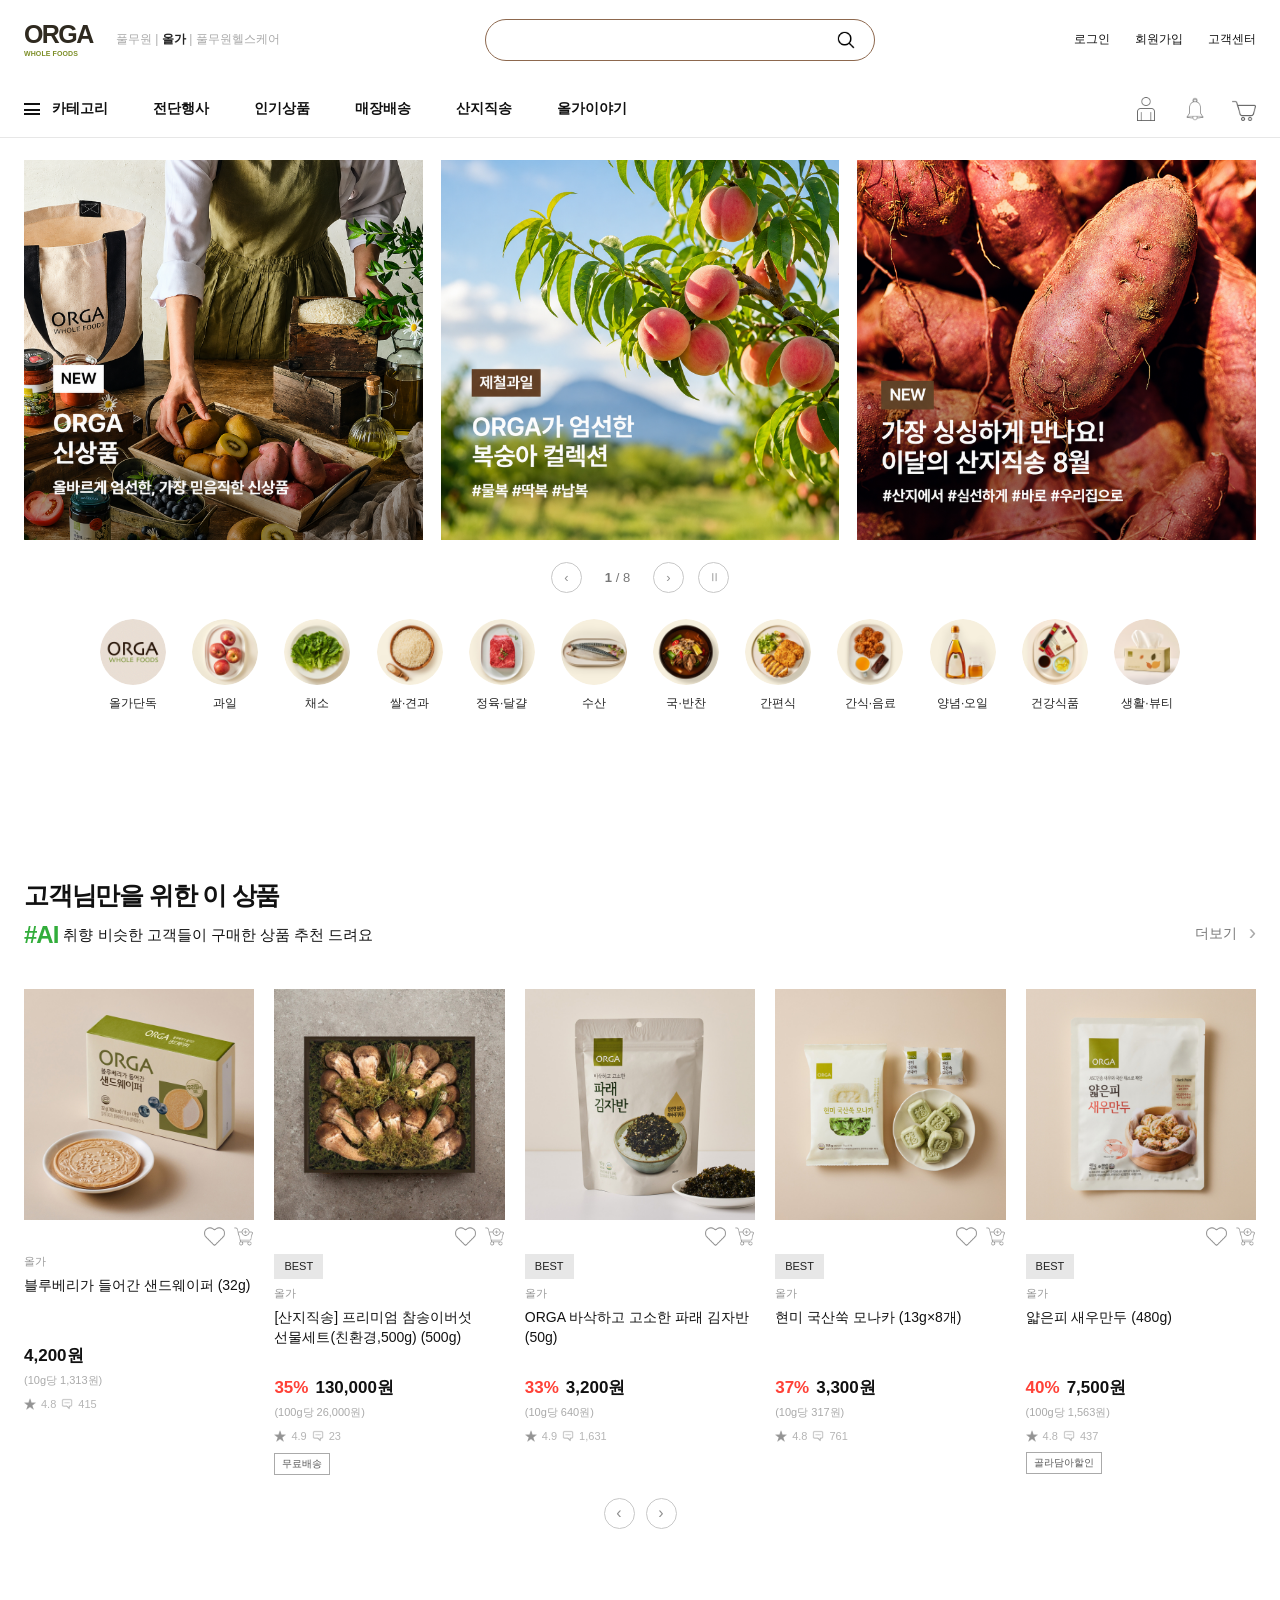
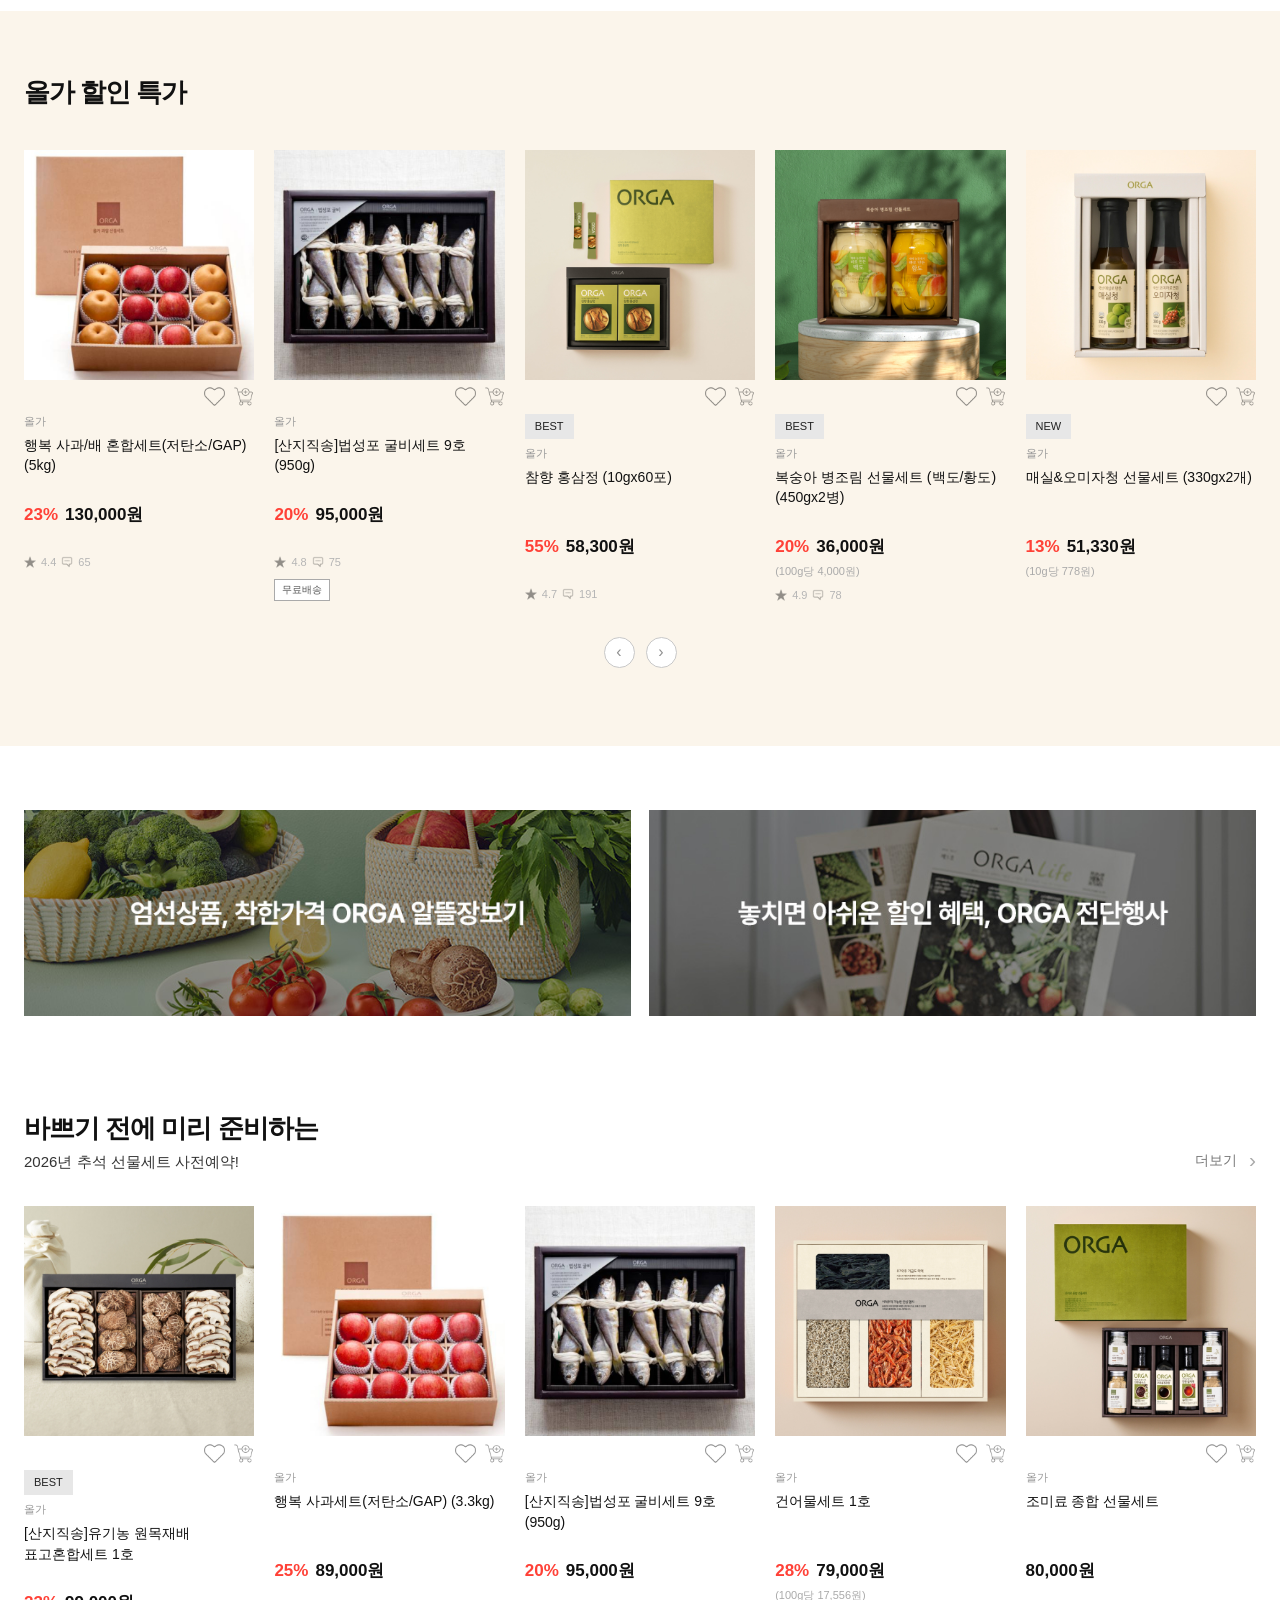
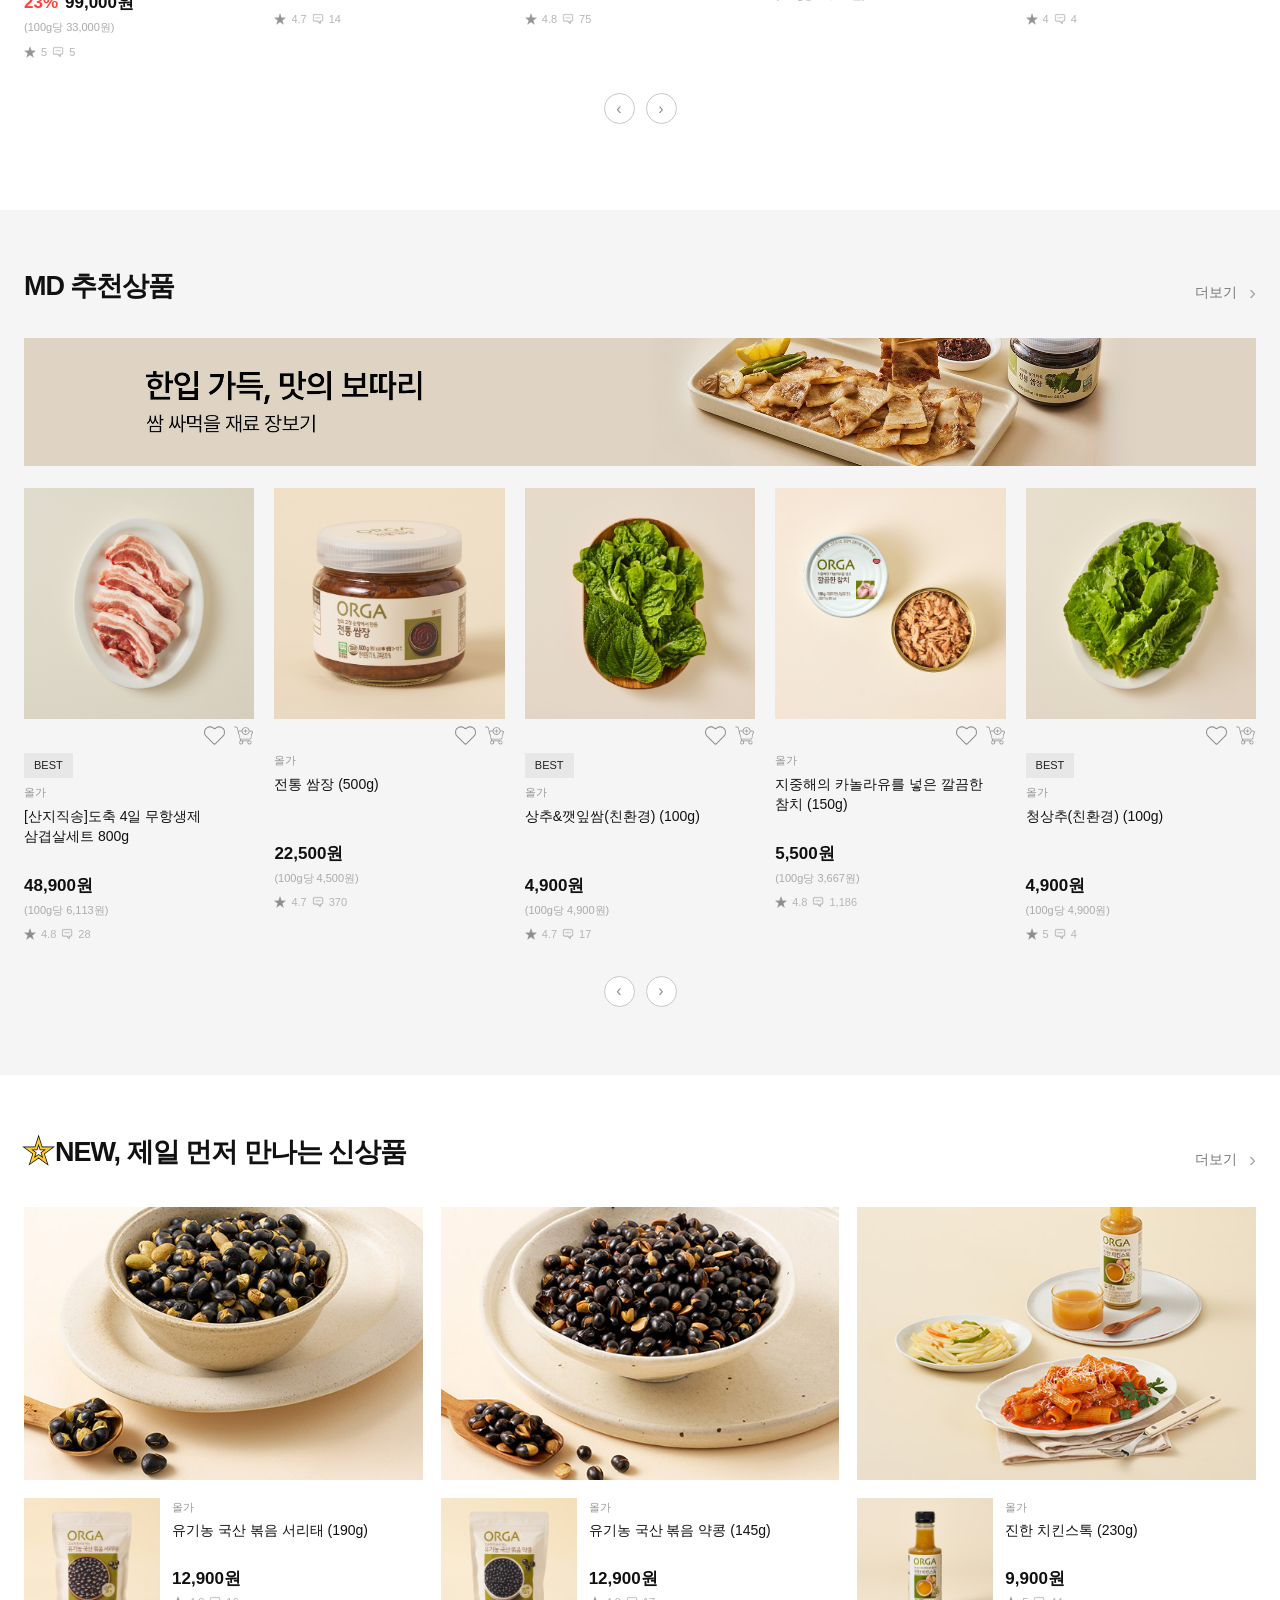
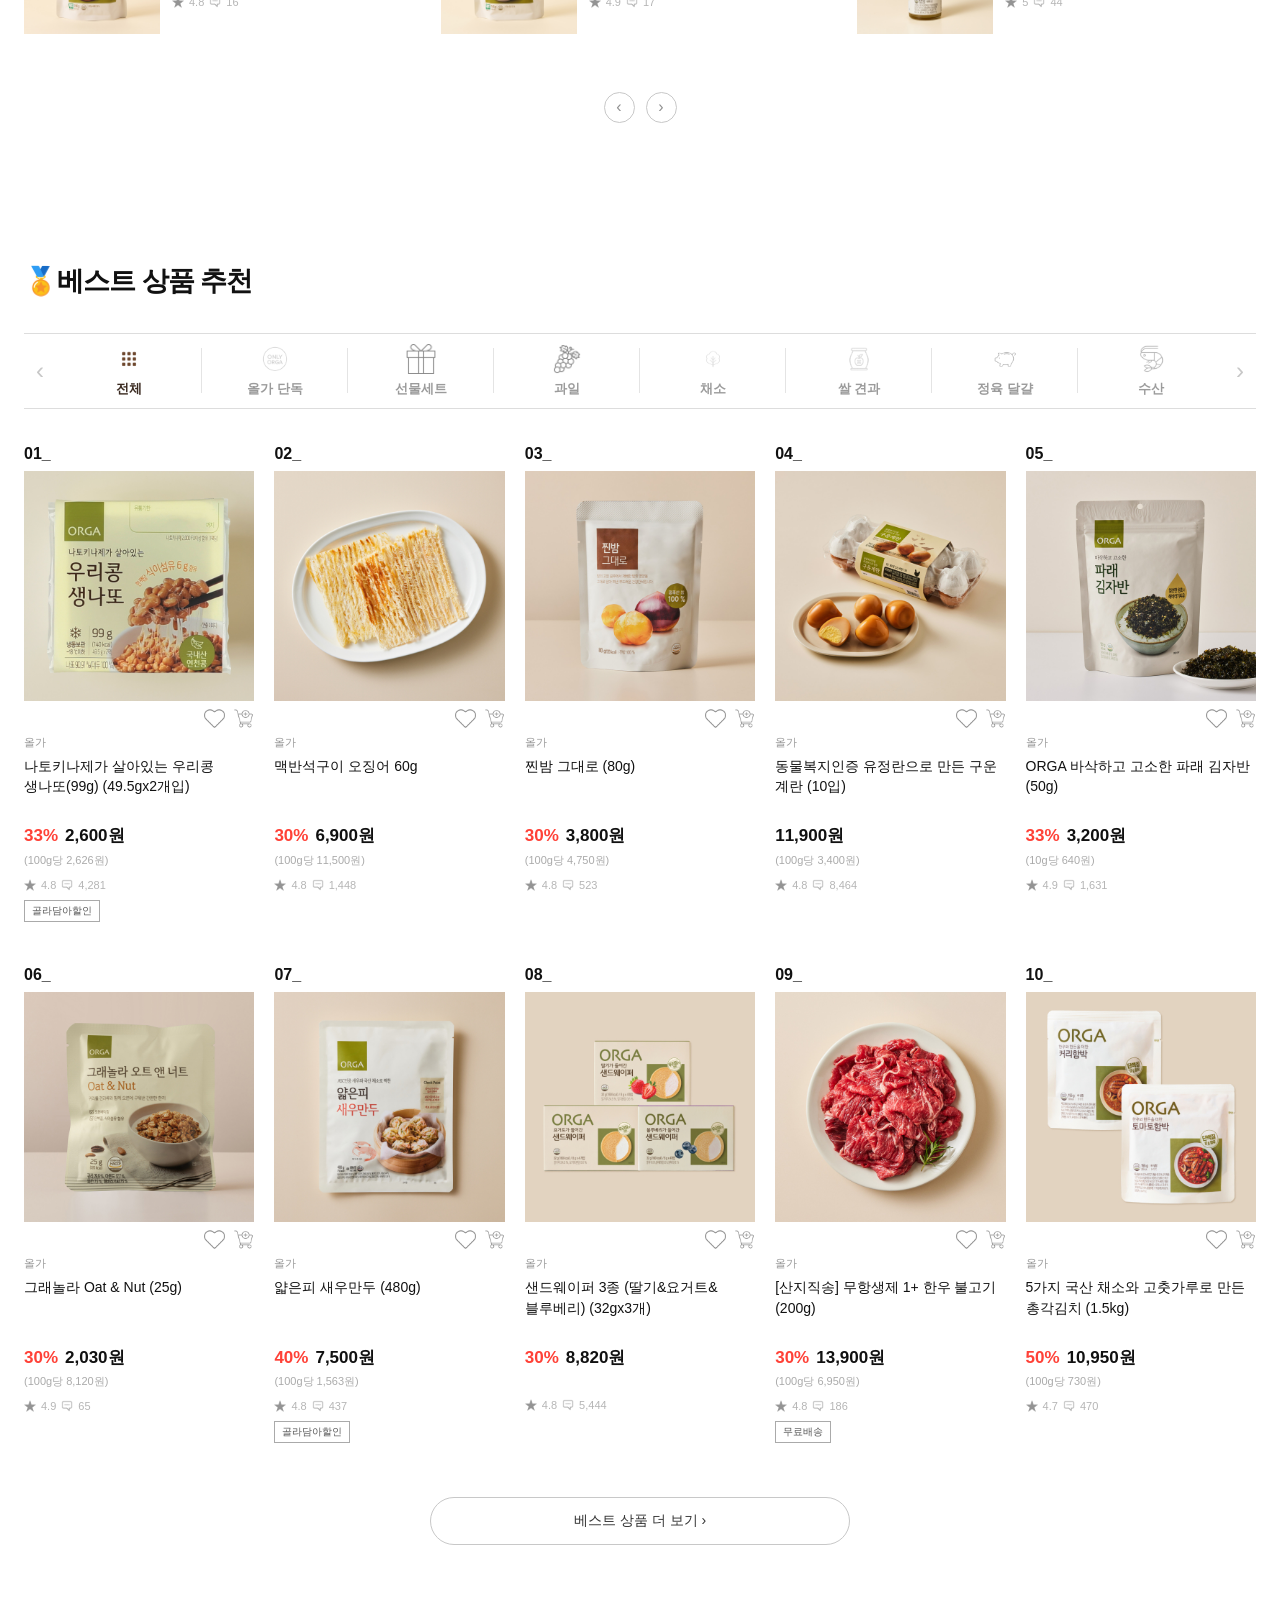
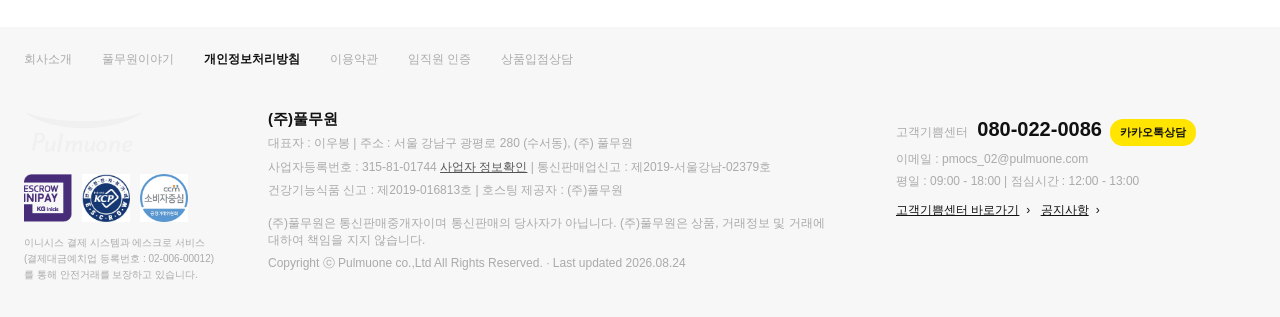
<file: index.html>
<!DOCTYPE html>
 
<html lang="ko">
 
<head>
  <meta charset="utf-8" />
  <meta content="width=device-width, initial-scale=1.0" name="viewport" />
  <title>ORGA Whole Foods</title>
 
  <!-- ==================== CSS 스타일시트 ====================
       reset  : 브라우저 기본 스타일 초기화
       common : 모든 페이지 공통 (헤더 · 푸터 · 디자인 토큰)
       main   : 메인 페이지 전용 (슬라이더 · 카테고리 · 상품 섹션)
  ========================================================= -->
  <link rel="stylesheet" href="./css/reset.css?v=20261020" />
  <link rel="stylesheet" href="./css/common.css?v=20261103" />
  <link rel="stylesheet" href="./css/main.css?v=20261020" />
</head>
 
<body>
 
  <!-- ========================================================
       HEADER – 로고, 검색, 회원 메뉴, 메인 네비게이션
  ========================================================= -->
  <header class="site-header">
    <div class="wrap">
 
      <!-- ── 상단 영역 : 로고 · 검색 · 회원 링크 ── -->
      <div class="header-top">
 
        <!-- 브랜드 로고 & 계열사 링크 -->
        <div class="brand-group">
          <a class="orga-logo" href="index.html">
            ORGA
            <small>WHOLE FOODS</small>
          </a>
          <div class="brand-links">
            풀무원 | <b>올가</b> | 풀무원헬스케어
          </div>
        </div>
 
        <!-- 검색창 -->
        <label class="search-box">
          <input aria-label="검색어 입력" type="text" />
          <img alt="검색" src="./img/icon/serch_icon.png" />
        </label>
 
        <!-- 회원 메뉴 (로그인 · 회원가입 · 고객센터) -->
        <nav class="member-links">
          <a href="#">로그인</a>
          <a href="#">회원가입</a>
          <a href="#">고객센터</a>
        </nav>
      </div>
 
      <!-- ── 하단 영역 : 메인 네비게이션 · 유틸 아이콘 ── -->
      <div class="header-bottom">
 
        <!-- GNB (Global Navigation Bar) -->
        <nav class="main-nav">
          <a class="category-menu" href="#">
            <span class="hamburger"></span>
            <span>카테고리</span>
          </a>
          <a href="#">전단행사</a>
          <a href="#">인기상품</a>
          <a href="#">매장배송</a>
          <a href="#">산지직송</a>
          <a href="#">올가이야기</a>
        </nav>
 
        <!-- 유틸 아이콘 (마이페이지 · 알림 · 장바구니) -->
        <div class="header-icons">
          <a href="#"><img alt="마이페이지" src="./img/icon/person_icon.png" /></a>
          <a href="#"><img alt="알림" src="./img/icon/bell_icon.png" /></a>
          <a href="#"><img alt="장바구니" src="./img/icon/cart_icon.png" /></a>
        </div>
      </div>
    </div>
  </header>
  <!-- // HEADER -->
 
 
  <!-- ========================================================
       MAIN – 페이지 본문 콘텐츠
  ========================================================= -->
  <main class="main">
    <div class="wrap">
 
      <!-- ────────────────────────────────────────────────────
           섹션 1) 메인 배너 슬라이더
      ──────────────────────────────────────────────────── -->
      <section aria-label="메인 배너" class="slider-window">
        <div class="slider-track" id="sliderTrack">
          <a class="slide"><img alt="슬라이드 1" src="./img/slider/01.png" /></a>
          <a class="slide"><img alt="슬라이드 2" src="./img/slider/02.png" /></a>
          <a class="slide"><img alt="슬라이드 3" src="./img/slider/03.png" /></a>
          <a class="slide"><img alt="슬라이드 4" src="./img/slider/04.png" /></a>
          <a class="slide"><img alt="슬라이드 5" src="./img/slider/05.png" /></a>
          <a class="slide"><img alt="슬라이드 6" src="./img/slider/06.png" /></a>
          <a class="slide"><img alt="슬라이드 7" src="./img/slider/07.png" /></a>
          <a class="slide"><img alt="슬라이드 8" src="./img/slider/08.png" /></a>
        </div>
      </section>
 
      <!-- 슬라이더 컨트롤 (이전 · 카운터 · 다음 · 일시정지) -->
      <div class="slider-controls">
        <button aria-label="이전 슬라이드" class="circle-btn" id="prevBtn">‹</button>
        <span class="counter"><b id="currentNum">1</b> / 8</span>
        <button aria-label="다음 슬라이드" class="circle-btn" id="nextBtn">›</button>
        <button aria-label="자동재생 정지" class="circle-btn pause" id="pauseBtn">Ⅱ</button>
      </div>
 
 
      <!-- ────────────────────────────────────────────────────
           섹션 2) 상품 카테고리 아이콘 목록 (12개)
      ──────────────────────────────────────────────────── -->
      <section aria-label="상품 카테고리" class="category-list">
        <a class="category-item"><img alt="" src="./img/category_list/01.png" /><span>올가단독</span></a>
        <a class="category-item"><img alt="" src="./img/category_list/02.png" /><span>과일</span></a>
        <a class="category-item"><img alt="" src="./img/category_list/03.png" /><span>채소</span></a>
        <a class="category-item"><img alt="" src="./img/category_list/04.png" /><span>쌀·견과</span></a>
        <a class="category-item"><img alt="" src="./img/category_list/05.png" /><span>정육·달걀</span></a>
        <a class="category-item"><img alt="" src="./img/category_list/06.png" /><span>수산</span></a>
        <a class="category-item"><img alt="" src="./img/category_list/07.png" /><span>국·반찬</span></a>
        <a class="category-item"><img alt="" src="./img/category_list/08.png" /><span>간편식</span></a>
        <a class="category-item"><img alt="" src="./img/category_list/09.png" /><span>간식·음료</span></a>
        <a class="category-item"><img alt="" src="./img/category_list/10.png" /><span>양념·오일</span></a>
        <a class="category-item"><img alt="" src="./img/category_list/11.png" /><span>건강식품</span></a>
        <a class="category-item"><img alt="" src="./img/category_list/12.png" /><span>생활·뷰티</span></a>
      </section>
 
      <div class="after-categories"></div>
    </div>
 
 
    <!-- ──────────────────────────────────────────────────────
         섹션 3) 고객 맞춤 추천 상품 (#AI 추천)
    ────────────────────────────────────────────────────── -->
    <section class="client-products">
      <div class="wrap">
 
        <!-- 섹션 헤더 -->
        <div class="client-head">
          <div class="client-title">
            <h2>고객님만을 위한 이 상품</h2>
            <div class="client-sub">
              <span class="ai">#AI</span>
              <span>취향 비슷한 고객들이 구매한 상품 추천 드려요</span>
            </div>
          </div>
          <a class="client-more" href="#">더보기 <span>›</span></a>
        </div>
 
        <!-- 추천 상품 카드 그리드 : json/client_products.json을 fetch해서 JS가 채움 -->
        <div class="client-product-grid"></div>
 
        <!-- 추천 상품 캐러셀 네비게이션 -->
        <div class="client-carousel-nav">
          <button aria-label="추천상품 이전" class="circle-btn">‹</button>
          <button aria-label="추천상품 다음" class="circle-btn">›</button>
        </div>
      </div>
    </section>
    <!-- // 고객 맞춤 추천 상품 -->
 
 
    <!-- ──────────────────────────────────────────────────────
         섹션 4) 올가 할인 특가
    ────────────────────────────────────────────────────── -->
    <section class="discount-products">
      <div class="wrap">
        <h2 class="discount-title">올가 할인 특가</h2>
 
        <!-- 할인 상품 카드 그리드 : json/discount_products.json을 fetch해서 JS가 채움 -->
        <div class="discount-grid"></div>
 
        <!-- 할인 특가 캐러셀 네비게이션 -->
        <div class="discount-nav">
          <button aria-label="할인 특가 이전" class="circle-btn">‹</button>
          <button aria-label="할인 특가 다음" class="circle-btn">›</button>
        </div>
      </div>
    </section>
    <!-- // 올가 할인 특가 -->
 
 
    <!-- ──────────────────────────────────────────────────────
         섹션 5) 광고 배너 + 추석 선물세트 사전예약
    ────────────────────────────────────────────────────── -->
    <section class="ad-gift-section">
      <div class="wrap">
 
        <!-- 프로모션 광고 배너 (2개) -->
        <div class="ad-row">
          <a class="ad-card">
            <img alt="엄선상품 착한가격 ORGA 알뜰장보기" src="./img/advertisement/01.jpg" />
          </a>
          <a class="ad-card">
            <img alt="놓치면 아쉬운 할인 혜택 ORGA 전단행사" src="./img/advertisement/02.jpg" />
          </a>
        </div>
 
        <!-- 추석 선물세트 사전예약 헤더 -->
        <div class="gift-head">
          <div class="gift-title-wrap">
            <h2>바쁘기 전에 미리 준비하는</h2>
            <p>2026년 추석 선물세트 사전예약!</p>
          </div>
          <a class="gift-more" href="#">더보기 <span>›</span></a>
        </div>
 
        <!-- 선물세트 상품 카드 그리드 : json/gift_products.json을 fetch해서 JS가 채움 -->
        <div class="gift-grid"></div>
 
        <!-- 선물세트 캐러셀 네비게이션 -->
        <div class="gift-nav">
          <button aria-label="추석 선물 이전" class="circle-btn">‹</button>
          <button aria-label="추석 선물 다음" class="circle-btn">›</button>
        </div>
      </div>
    </section>
    <!-- // 광고 배너 + 추석 선물세트 -->
 
 
    <!-- ──────────────────────────────────────────────────────
         섹션 6) MD 추천상품
    ────────────────────────────────────────────────────── -->
    <section class="md-products">
      <div class="wrap">
 
        <!-- 섹션 헤더 -->
        <div class="md-head">
          <h2>MD 추천상품</h2>
          <a class="md-more" href="#">더보기 <span>›</span></a>
        </div>
 
        <!-- MD 추천 메인 배너 -->
        <a class="md-banner">
          <img alt="한입 가득, 맛의 보따리" src="./img/md_prodcut/01.jpg" />
        </a>
 
        <!-- MD 추천 상품 카드 그리드 : json/md_products.json을 fetch해서 JS가 채움 -->
        <div class="md-grid"></div>
 
        <!-- MD 추천 캐러셀 네비게이션 -->
        <div class="md-nav">
          <button aria-label="MD 추천 이전" class="circle-btn">‹</button>
          <button aria-label="MD 추천 다음" class="circle-btn">›</button>
        </div>
      </div>
    </section>
    <!-- // MD 추천상품 -->
 
 
    <!-- ──────────────────────────────────────────────────────
         섹션 7) NEW 신상품
    ────────────────────────────────────────────────────── -->
    <section class="new-products">
      <div class="wrap">
 
        <!-- 섹션 헤더 -->
        <div class="new-head">
          <h2><span class="star">☆</span>NEW, 제일 먼저 만나는 신상품</h2>
          <a class="new-more" href="#">더보기 <span>›</span></a>
        </div>
 
        <!-- 신상품 카드 그리드 : json/new_products.json을 fetch해서 JS가 채움 -->
        <div class="new-grid"></div>
 
        <!-- 신상품 캐러셀 네비게이션 -->
        <div class="new-nav">
          <button aria-label="신상품 이전" class="circle-btn">‹</button>
          <button aria-label="신상품 다음" class="circle-btn">›</button>
        </div>
      </div>
    </section>
    <!-- // NEW 신상품 -->
 
 
    <!-- ──────────────────────────────────────────────────────
         섹션 8) 베스트 상품 추천 (탭 필터 + 랭킹 1~10위)
    ────────────────────────────────────────────────────── -->
    <section class="best-products">
      <div class="wrap">
        <h2 class="best-title">🏅베스트 상품 추천</h2>
 
        <!-- 카테고리 탭 필터 -->
        <div class="best-tabs">
          <div class="best-tab-arrow">‹</div>
          <a class="best-tab active" href="javascript:void(0)">
            <img alt="전체" src="./img/best_icon/01.png" />
            <span>전체</span>
          </a>
          <a class="best-tab" href="javascript:void(0)">
            <img alt="올가 단독" src="./img/best_icon/02.png" />
            <span>올가 단독</span>
          </a>
          <a class="best-tab" href="javascript:void(0)">
            <img alt="선물세트" src="./img/best_icon/03.png" />
            <span>선물세트</span>
          </a>
          <a class="best-tab" href="javascript:void(0)">
            <img alt="과일" src="./img/best_icon/04.png" />
            <span>과일</span>
          </a>
          <a class="best-tab" href="javascript:void(0)">
            <img alt="채소" src="./img/best_icon/05.png" />
            <span>채소</span>
          </a>
          <a class="best-tab" href="javascript:void(0)">
            <img alt="쌀 견과" src="./img/best_icon/06.png" />
            <span>쌀 견과</span>
          </a>
          <a class="best-tab" href="javascript:void(0)">
            <img alt="정육 달걀" src="./img/best_icon/07.png" />
            <span>정육 달걀</span>
          </a>
          <a class="best-tab" href="javascript:void(0)">
            <img alt="수산" src="./img/best_icon/08.png" />
            <span>수산</span>
          </a>
          <div class="best-tab-arrow">›</div>
        </div>
 
        <!-- 베스트 상품 1~5위 : json/best_products.json을 fetch해서 JS가 채움 -->
        <div class="best-grid"></div>
 
        <!-- 베스트 상품 6~10위 : json/best_products.json을 fetch해서 JS가 채움 -->
        <div class="best-grid best-grid-second"></div>
 
        <!-- 베스트 상품 더보기 버튼 -->
        <div class="best-more-wrap">
          <a class="best-more-button" href="#">베스트 상품 더 보기 ›</a>
        </div>
      </div>
    </section>
    <!-- // 베스트 상품 추천 -->
 
  </main>
  <!-- // MAIN -->
 
 
  <!-- ========================================================
       JS – 슬라이더 & 인터랙션
  ========================================================= -->
  <script type="module" src="./js/main.js?v=20261020"></script>
  <script type="module" src="./js/auth.js?v=20261104"></script>
  <script type="module" src="./js/chat.js?v=20261104"></script>
 
 
  <!-- ========================================================
       FOOTER – 회사 정보, 인증, 고객 지원
  ========================================================= -->
  <footer class="site-footer">
    <div class="wrap">
 
      <!-- 푸터 상단 메뉴 -->
      <nav class="footer-menu">
        <a href="#">회사소개</a>
        <a href="#">풀무원이야기</a>
        <a class="active" href="#">개인정보처리방침</a>
        <a href="#">이용약관</a>
        <a href="#">임직원 인증</a>
        <a href="#">상품입점상담</a>
      </nav>
 
      <!-- 푸터 콘텐츠 (3컬럼) -->
      <div class="footer-content">
 
        <!-- 좌측 : 풀무원 로고 · 결제 인증 마크 -->
        <div class="footer-left">
          <img alt="Pulmuone" class="footer-pulmuone" src="./img/footage/footer-pulmuone.svg" />
          <div class="footer-cert-list">
            <img alt="ESCROW INIPAY" src="./img/footage/01.png" />
            <img alt="KCP" src="./img/footage/02.jpg" />
            <img alt="소비자중심" src="./img/footage/03.jpg" />
          </div>
          <div class="footer-note">
            이니시스 결제 시스템과 에스크로 서비스<br />
            (결제대금예치업 등록번호 : 02-006-00012)<br />
            를 통해 안전거래를 보장하고 있습니다.
          </div>
        </div>
 
        <!-- 중앙 : 회사 정보 (사업자 등록 · 통신판매업 등) -->
        <div class="footer-company">
          <strong>(주)풀무원</strong>
          <p>대표자 : 이우봉 | 주소 : 서울 강남구 광평로 280 (수서동), (주) 풀무원</p>
          <p>사업자등록번호 : 315-81-01744 <span class="linklike">사업자 정보확인</span> | 통신판매업신고 : 제2019-서울강남-02379호</p>
          <p>건강기능식품 신고 : 제2019-016813호 | 호스팅 제공자 : (주)풀무원</p>
          <p style="margin-top:15px;">(주)풀무원은 통신판매중개자이며 통신판매의 당사자가 아닙니다. (주)풀무원은 상품, 거래정보 및 거래에<br />대하여 책임을 지지 않습니다.
          </p>
          <p>Copyright ⓒ Pulmuone co.,Ltd All Rights Reserved. · Last updated 2026.08.24</p>
        </div>
 
        <!-- 우측 : 고객 지원 (전화 · 이메일 · 운영시간) -->
        <div class="footer-support">
          <p>고객기쁨센터 <span class="footer-phone">080-022-0086</span><span class="footer-kakao">카카오톡상담</span></p>
          <p>이메일 : pmocs_02@pulmuone.com</p>
          <p>평일 : 09:00 - 18:00 | 점심시간 : 12:00 - 13:00</p>
          <div class="footer-links-bottom">
            <a href="#">고객기쁨센터 바로가기</a><span>›</span>
            <a href="#">공지사항</a><span>›</span>
          </div>
        </div>
      </div>
    </div>
  </footer>
  <!-- // FOOTER -->
 
</body>
 
</html>
</file>
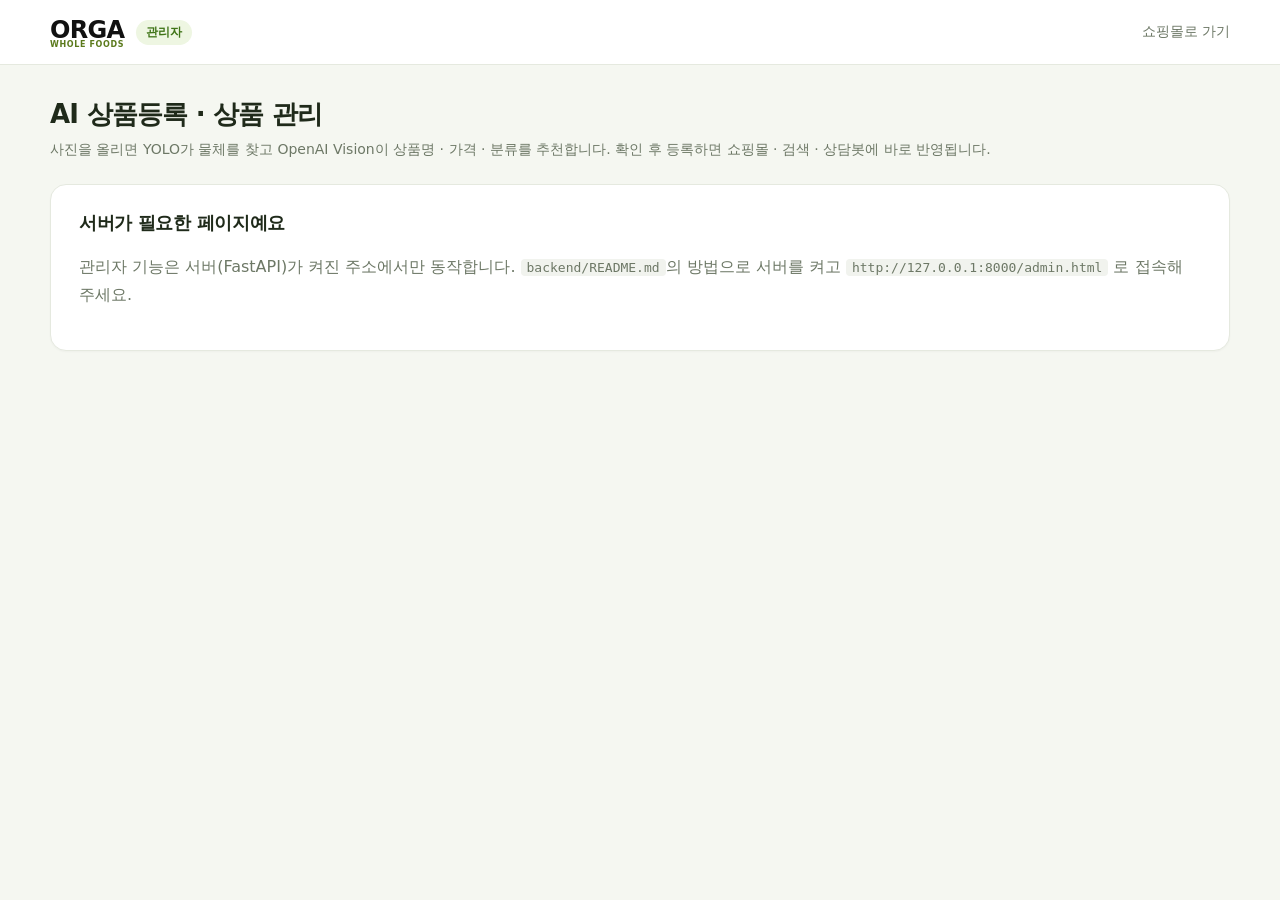
<file: admin.html>
<!DOCTYPE html>
<html lang="ko">

<head>
  <meta charset="utf-8" />
  <meta content="width=device-width, initial-scale=1.0" name="viewport" />
  <meta name="robots" content="noindex" />
  <title>ORGA 관리자 · AI 상품등록</title>
  <link rel="stylesheet" href="./css/reset.css?v=20261020" />
  <link rel="stylesheet" href="./css/admin.css?v=20261103" />
</head>

<body>
  <header class="admin-header">
    <div class="admin-wrap admin-header-inner">
      <a class="admin-logo" href="index.html">ORGA <small>WHOLE FOODS</small></a>
      <span class="admin-badge">관리자</span>
      <nav class="admin-nav">
        <a href="index.html">쇼핑몰로 가기</a>
        <button type="button" id="logoutBtn" hidden>로그아웃</button>
      </nav>
    </div>
  </header>

  <main class="admin-wrap admin-main">
    <h1 class="admin-title">AI 상품등록 · 상품 관리</h1>
    <p class="admin-lead">사진을 올리면 YOLO가 물체를 찾고 OpenAI Vision이 상품명 · 가격 · 분류를 추천합니다. 확인 후 등록하면 쇼핑몰 · 검색 · 상담봇에 바로 반영됩니다.</p>

    <!-- 서버가 없을 때 (GitHub Pages) -->
    <section class="card notice" id="noServer" hidden>
      <h2>서버가 필요한 페이지예요</h2>
      <p>관리자 기능은 서버(FastAPI)가 켜진 주소에서만 동작합니다. <code>backend/README.md</code>의 방법으로 서버를 켜고 <code>http://127.0.0.1:8000/admin.html</code> 로 접속해 주세요.</p>
    </section>

    <!-- 로그인 필요 · 권한 없음 -->
    <section class="card login-card" id="loginCard" hidden>
      <h2 id="gateTitle">관리자 계정으로 로그인해 주세요</h2>
      <p class="form-msg" id="loginMsg" role="alert"></p>
      <a class="btn btn-primary" id="gateLink" href="login.html?next=admin.html">로그인하러 가기</a>
    </section>

    <div id="adminApp" hidden>
      <div class="grid-2">
        <!-- 1. 사진 업로드 + AI 분석 -->
        <section class="card">
          <h2>1. 상품 사진 업로드 (AI 비전 분석)</h2>
          <label class="dropzone" id="dropzone" tabindex="0">
            <input type="file" id="photoInput" accept="image/*" hidden />
            <span class="dropzone-empty" id="dropEmpty">
              <span class="dropzone-icon" aria-hidden="true">📷</span>
              <strong>사진을 끌어 놓거나 눌러서 고르세요</strong>
              <small>JPG · PNG · WEBP</small>
            </span>
            <span class="photo-figure" id="photoFigure" hidden>
              <img id="photoPreview" alt="올린 상품 사진" />
            </span>
          </label>
          <p class="file-name" id="fileName"></p>
          <button type="button" class="btn btn-blue" id="analyzeBtn" disabled>✨ AI로 상품 정보 자동 완성</button>
          <div class="ai-result" id="aiResult" hidden></div>
        </section>

        <!-- 2. 확인 후 등록 -->
        <section class="card">
          <h2>2. 상품 정보 확인 및 DB 저장</h2>
          <form id="productForm" class="product-form">
            <label><span>상품명 <em>(AI 추천)</em></span>
              <input name="name" required minlength="2" maxlength="100" placeholder="예: 유기농 레몬 (1kg)" />
            </label>
            <div class="row-2">
              <label>판매가 (원)
                <input name="price" type="number" required min="100" max="10000000" step="10" placeholder="예: 6900" />
              </label>
              <label>할인율 (%)
                <input name="discount_rate" type="number" min="0" max="90" placeholder="없으면 비움" />
              </label>
            </div>
            <div class="row-2">
              <label>분류
                <select name="category" required id="categorySelect"></select>
              </label>
              <label>보관
                <select name="storage" id="storageSelect"></select>
              </label>
            </div>
            <label>한 줄 설명
              <textarea name="description" rows="2" maxlength="200" placeholder="예: 상큼한 향이 좋은 유기농 레몬"></textarea>
            </label>
            <button type="submit" class="btn btn-green" id="saveBtn">💾 Supabase에 상품 등록하기</button>
            <p class="form-msg" id="saveMsg" role="status"></p>
          </form>
        </section>
      </div>

      <!-- 3. 상품 관리 -->
      <section class="card">
        <div class="card-head">
          <h2>3. 상품 관리 <small id="totalText"></small></h2>
          <form id="searchForm" class="search-form" role="search">
            <input id="searchInput" type="search" maxlength="50" placeholder="상품명 · 분류로 검색" aria-label="상품 검색" />
            <button type="submit" class="btn btn-small">검색</button>
          </form>
        </div>
        <div class="table-wrap">
          <table class="product-table">
            <thead>
              <tr><th>사진</th><th>번호</th><th>상품명</th><th>분류</th><th>보관</th><th>판매가</th><th>할인</th><th>구분</th><th>관리</th></tr>
            </thead>
            <tbody id="productRows"></tbody>
          </table>
        </div>
        <nav class="pager" id="pager" aria-label="페이지"></nav>
      </section>

      <!-- 4. 기록 -->
      <section class="card">
        <div class="card-head">
          <h2>4. 최근 기록</h2>
          <button type="button" class="btn btn-small" id="reloadLogs">새로고침</button>
        </div>
        <div class="grid-2 logs">
          <div>
            <h3>관리자 작업 기록 <small>admin_action_logs</small></h3>
            <ul class="log-list" id="actionLogs"></ul>
          </div>
          <div>
            <h3>AI 분석 기록 <small>ai_analysis_logs</small></h3>
            <ul class="log-list" id="analysisLogs"></ul>
          </div>
        </div>
      </section>
    </div>
  </main>

  <script type="module" src="./js/admin.js?v=20261104"></script>
  <script type="module" src="./js/chat.js?v=20261104"></script>
</body>

</html>
</file>
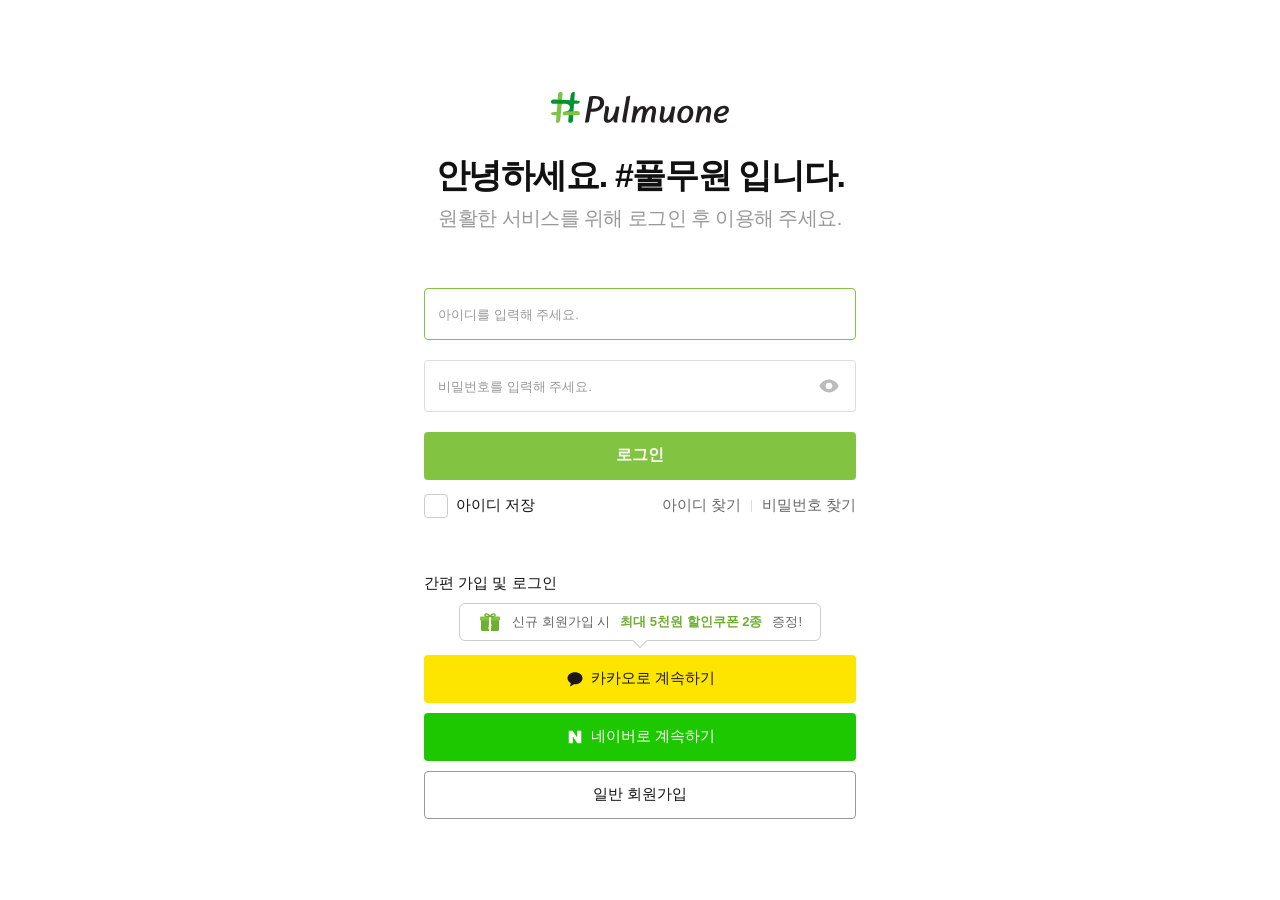
<file: login.html>
<!DOCTYPE html>
<html lang="ko">

<head>
  <meta charset="utf-8" />
  <meta content="width=device-width, initial-scale=1.0" name="viewport" />
  <title>로그인 | ORGA Whole Foods</title>
  <link rel="stylesheet" href="./css/reset.css?v=20261020" />
  <link rel="stylesheet" href="./css/login.css?v=20261103c" />
</head>

<body>
  <main class="auth-page">
    <div class="auth-box">
      <a class="auth-logo" href="index.html" aria-label="메인으로">
        <img src="./img/login/pulmuone-shop.svg" alt="Pulmuone" width="162" height="28" />
      </a>
      <h1 class="auth-title">안녕하세요. #풀무원 입니다.</h1>
      <p class="auth-sub">원활한 서비스를 위해 로그인 후 이용해 주세요.</p>

      <form class="auth-form" id="loginForm" novalidate>
        <div class="field">
          <input id="loginId" name="login_id" type="text" autocomplete="username" maxlength="20"
                 placeholder="아이디를 입력해 주세요." aria-label="아이디" required />
        </div>
        <div class="field">
          <input id="loginPw" name="password" type="password" autocomplete="current-password" maxlength="64"
                 placeholder="비밀번호를 입력해 주세요." aria-label="비밀번호" required />
          <button type="button" class="eye" data-eye="loginPw" aria-label="비밀번호 보기" aria-pressed="false">
            <svg viewBox="0 0 24 24" aria-hidden="true"><path d="M12 5C6.5 5 2.7 9.4 1.5 12c1.2 2.6 5 7 10.5 7s9.3-4.4 10.5-7C21.3 9.4 17.5 5 12 5z" fill="currentColor"/><circle cx="12" cy="12" r="3.6" fill="#fff"/></svg>
          </button>
        </div>
        <p class="form-msg" id="loginMsg" role="alert"></p>
        <button type="submit" class="btn-login" id="loginBtn">로그인</button>
        <div class="auth-row">
          <label class="check"><input type="checkbox" id="saveId" /> 아이디 저장</label>
          <div class="find-links">
            <button type="button" data-soon="아이디 찾기">아이디 찾기</button>
            <span aria-hidden="true"></span>
            <button type="button" data-soon="비밀번호 찾기">비밀번호 찾기</button>
          </div>
        </div>
      </form>

      <section class="easy" aria-labelledby="easyTitle">
        <h2 class="easy-title" id="easyTitle">간편 가입 및 로그인</h2>
        <div class="easy-buttons">
          <p class="bubble">
            <svg class="gift" viewBox="0 0 24 24" aria-hidden="true"><rect x="3" y="9" width="18" height="12" rx="1.5" fill="#6fae31"/><rect x="2" y="6.5" width="20" height="4" rx="1" fill="#82c341"/><rect x="11" y="6.5" width="2" height="14.5" fill="#fff"/><path d="M12 6.5C10 3 7 3.4 7 5.2S10 6.5 12 6.5zm0 0c2-3.5 5-3.1 5-1.3S14 6.5 12 6.5z" fill="none" stroke="#6fae31" stroke-width="1.4"/><text x="12" y="18.5" font-size="7" font-weight="700" text-anchor="middle" fill="#fff">#</text></svg>
            신규 회원가입 시 <b>최대 5천원 할인쿠폰 2종</b> 증정!
          </p>
          <button type="button" class="btn-easy btn-kakao" data-soon="카카오 간편 로그인">
            <svg viewBox="0 0 24 24" aria-hidden="true"><path d="M12 4C6.8 4 3 7.2 3 11.1c0 2.5 1.6 4.6 4 5.9l-.9 3.4c-.1.3.3.6.6.4l4-2.6c.4 0 .9.1 1.3.1 5.2 0 9-3.2 9-7.2S17.2 4 12 4z" fill="#191919"/></svg>
            카카오로 계속하기
          </button>
          <button type="button" class="btn-easy btn-naver" data-soon="네이버 간편 로그인">
            <svg viewBox="0 0 24 24" aria-hidden="true"><path d="M14.6 12.5 9.1 4.5H4.5v15h4.9v-8l5.5 8h4.6v-15h-4.9z" fill="#fff"/></svg>
            네이버로 계속하기
          </button>
          <a class="btn-easy btn-join" href="signup.html">일반 회원가입</a>
        </div>
        <p class="easy-msg" id="easyMsg" role="status"></p>
      </section>
    </div>
  </main>

  <script type="module" src="./js/login.js?v=20261104"></script>
</body>

</html>
</file>
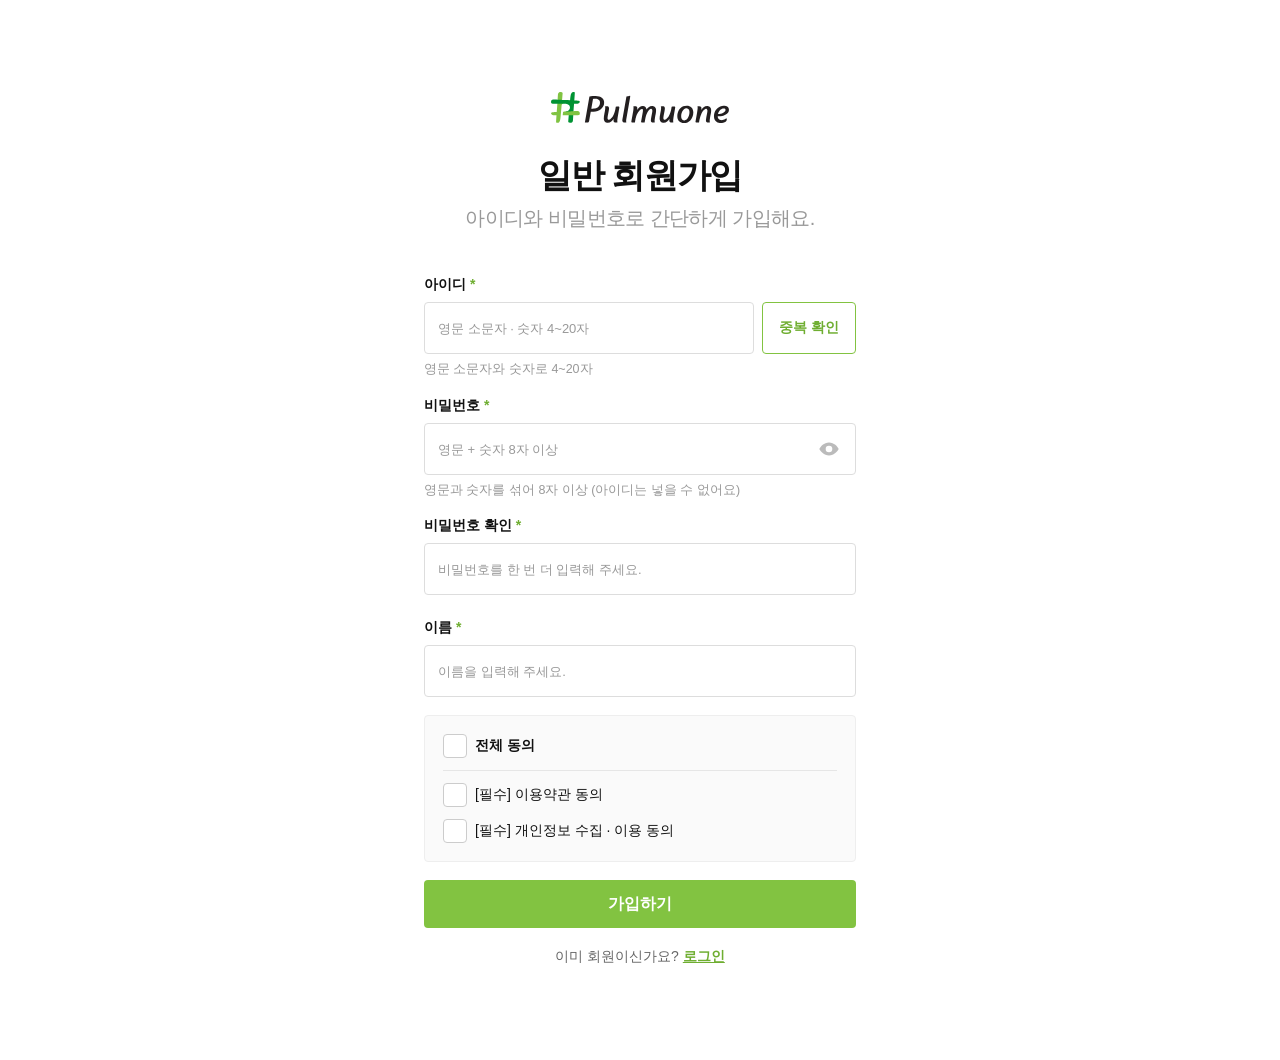
<file: signup.html>
<!DOCTYPE html>
<html lang="ko">

<head>
  <meta charset="utf-8" />
  <meta content="width=device-width, initial-scale=1.0" name="viewport" />
  <title>회원가입 | ORGA Whole Foods</title>
  <link rel="stylesheet" href="./css/reset.css?v=20261020" />
  <link rel="stylesheet" href="./css/login.css?v=20261103c" />
</head>

<body>
  <main class="auth-page signup">
    <div class="auth-box">
      <a class="auth-logo" href="index.html" aria-label="메인으로">
        <img src="./img/login/pulmuone-shop.svg" alt="Pulmuone" width="162" height="28" />
      </a>
      <h1 class="auth-title">일반 회원가입</h1>
      <p class="auth-sub">아이디와 비밀번호로 간단하게 가입해요.</p>

      <form class="auth-form" id="signupForm" novalidate>
        <div>
          <label class="label" for="suId">아이디 <em>*</em></label>
          <div class="with-btn">
            <div class="field">
              <input id="suId" type="text" autocomplete="username" maxlength="20" placeholder="영문 소문자 · 숫자 4~20자" required />
            </div>
            <button type="button" class="btn-sub" id="checkIdBtn">중복 확인</button>
          </div>
          <p class="hint" id="idHint">영문 소문자와 숫자로 4~20자</p>
        </div>

        <div>
          <label class="label" for="suPw">비밀번호 <em>*</em></label>
          <div class="field">
            <input id="suPw" type="password" autocomplete="new-password" maxlength="64" placeholder="영문 + 숫자 8자 이상" required />
            <button type="button" class="eye" data-eye="suPw" aria-label="비밀번호 보기" aria-pressed="false">
              <svg viewBox="0 0 24 24" aria-hidden="true"><path d="M12 5C6.5 5 2.7 9.4 1.5 12c1.2 2.6 5 7 10.5 7s9.3-4.4 10.5-7C21.3 9.4 17.5 5 12 5z" fill="currentColor"/><circle cx="12" cy="12" r="3.6" fill="#fff"/></svg>
            </button>
          </div>
          <p class="hint" id="pwHint">영문과 숫자를 섞어 8자 이상 (아이디는 넣을 수 없어요)</p>
        </div>

        <div>
          <label class="label" for="suPw2">비밀번호 확인 <em>*</em></label>
          <div class="field">
            <input id="suPw2" type="password" autocomplete="new-password" maxlength="64" placeholder="비밀번호를 한 번 더 입력해 주세요." required />
          </div>
          <p class="hint" id="pw2Hint"></p>
        </div>

        <div>
          <label class="label" for="suName">이름 <em>*</em></label>
          <div class="field">
            <input id="suName" type="text" autocomplete="name" maxlength="20" placeholder="이름을 입력해 주세요." required />
          </div>
        </div>

        <div class="agree">
          <label class="check all"><input type="checkbox" id="agreeAll" /> 전체 동의</label>
          <label class="check"><input type="checkbox" class="agree-item" required /> [필수] 이용약관 동의</label>
          <label class="check"><input type="checkbox" class="agree-item" required /> [필수] 개인정보 수집 · 이용 동의</label>
        </div>

        <p class="form-msg" id="signupMsg" role="alert"></p>
        <button type="submit" class="btn-login" id="signupBtn">가입하기</button>
      </form>
      <p class="back-link">이미 회원이신가요? <a href="login.html">로그인</a></p>
    </div>
  </main>

  <script type="module" src="./js/signup.js?v=20261104"></script>
</body>

</html>
</file>
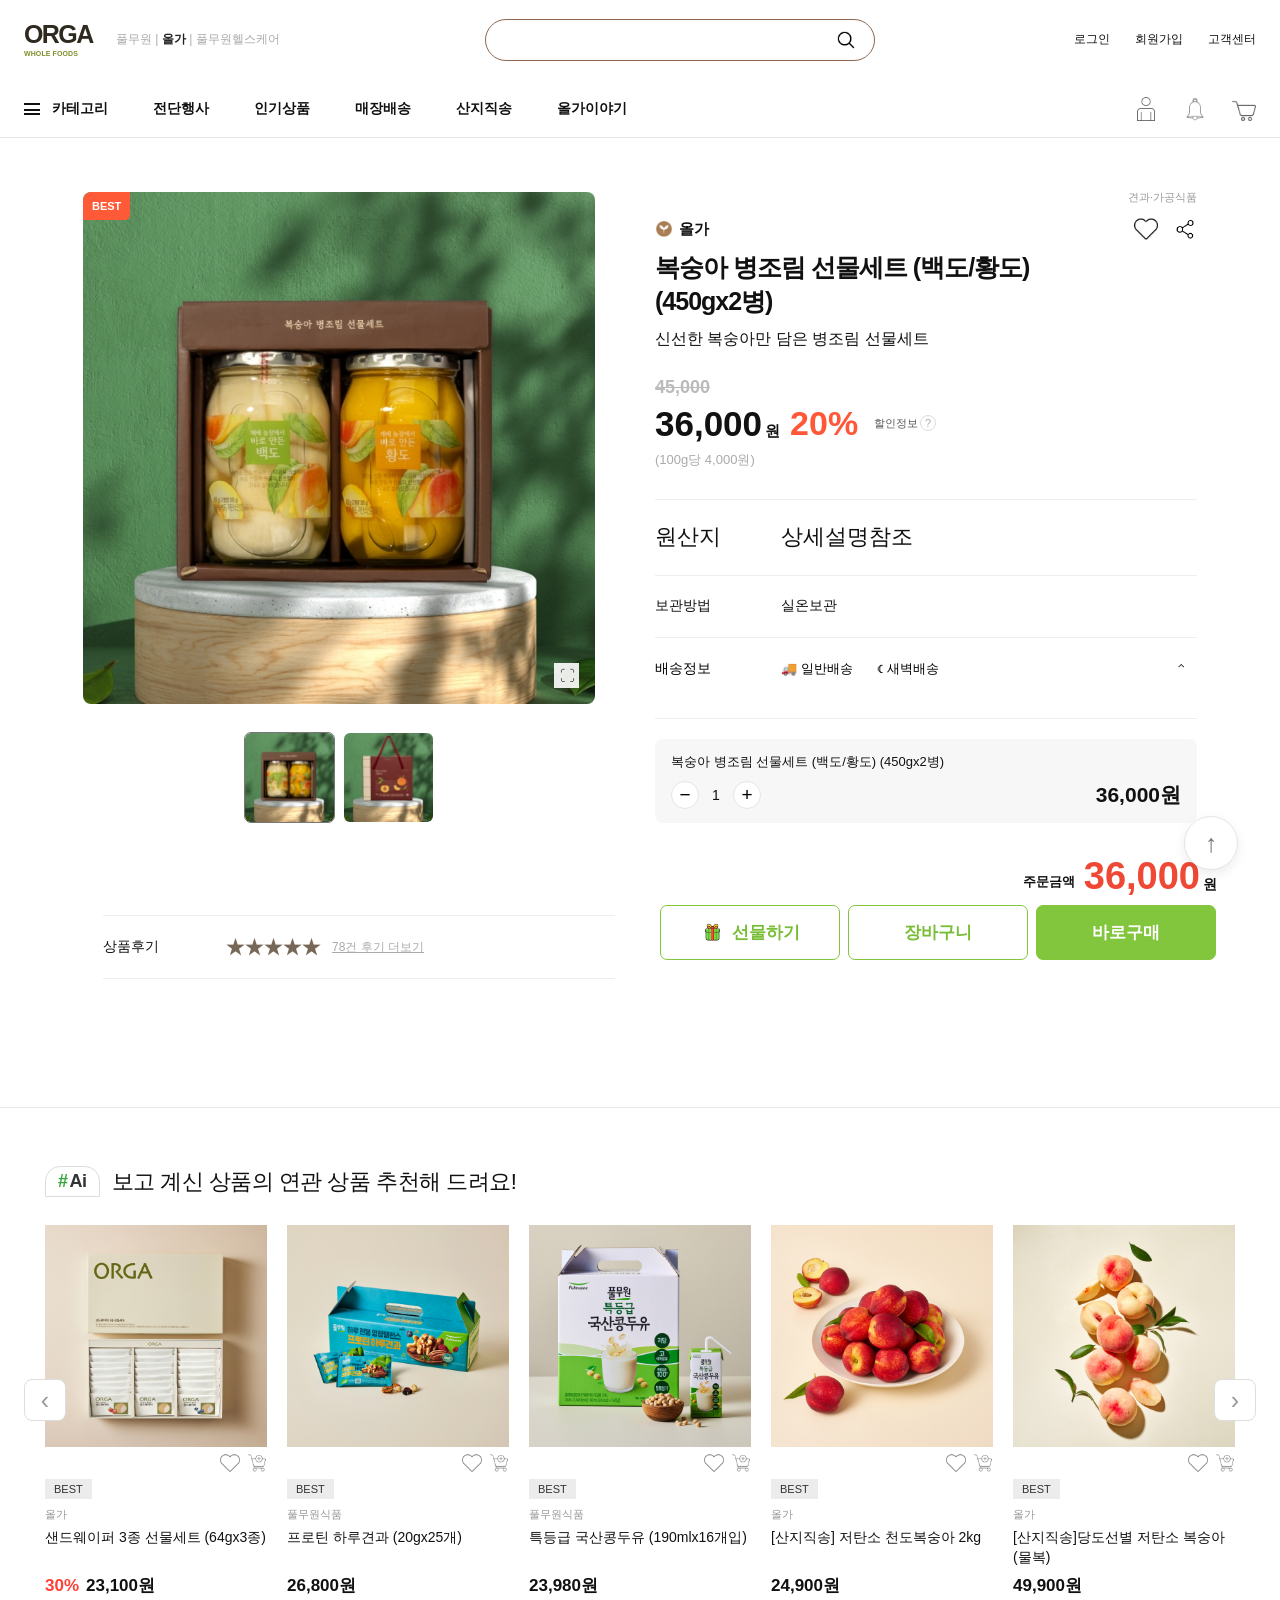
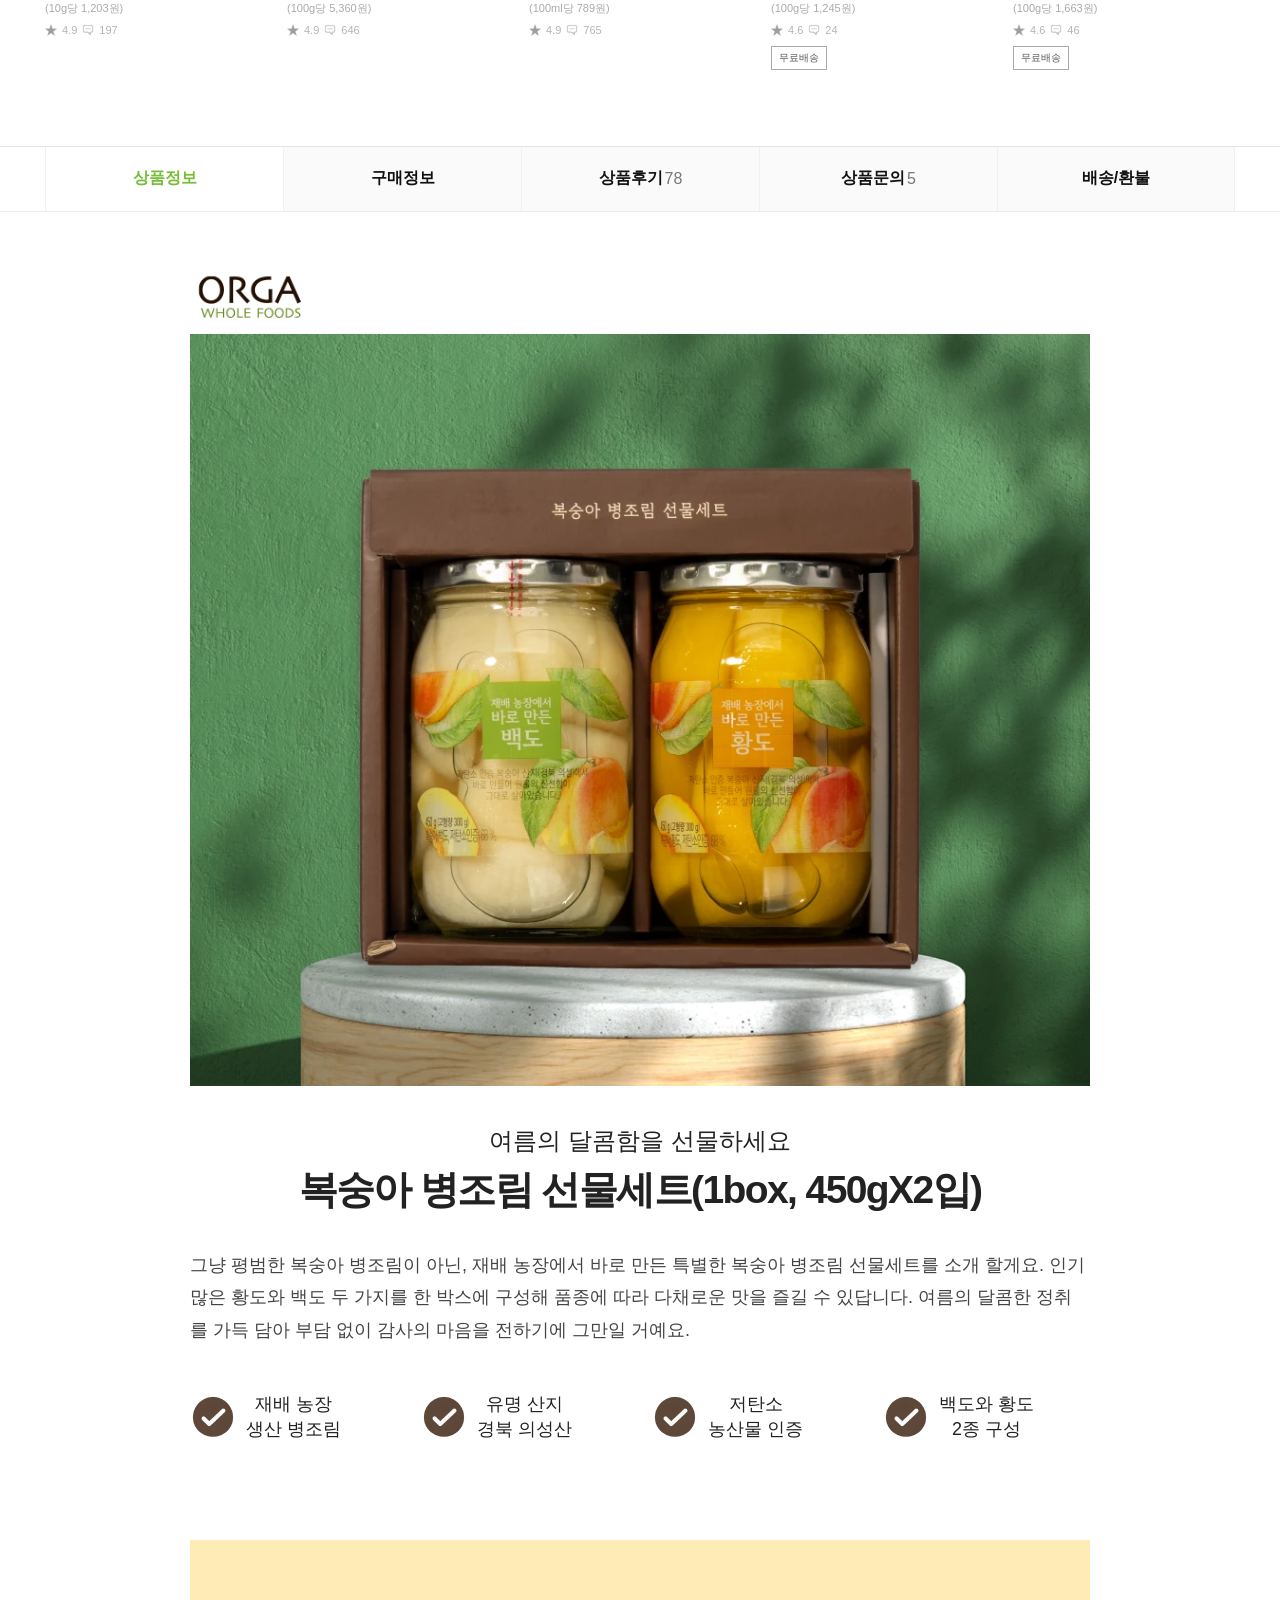
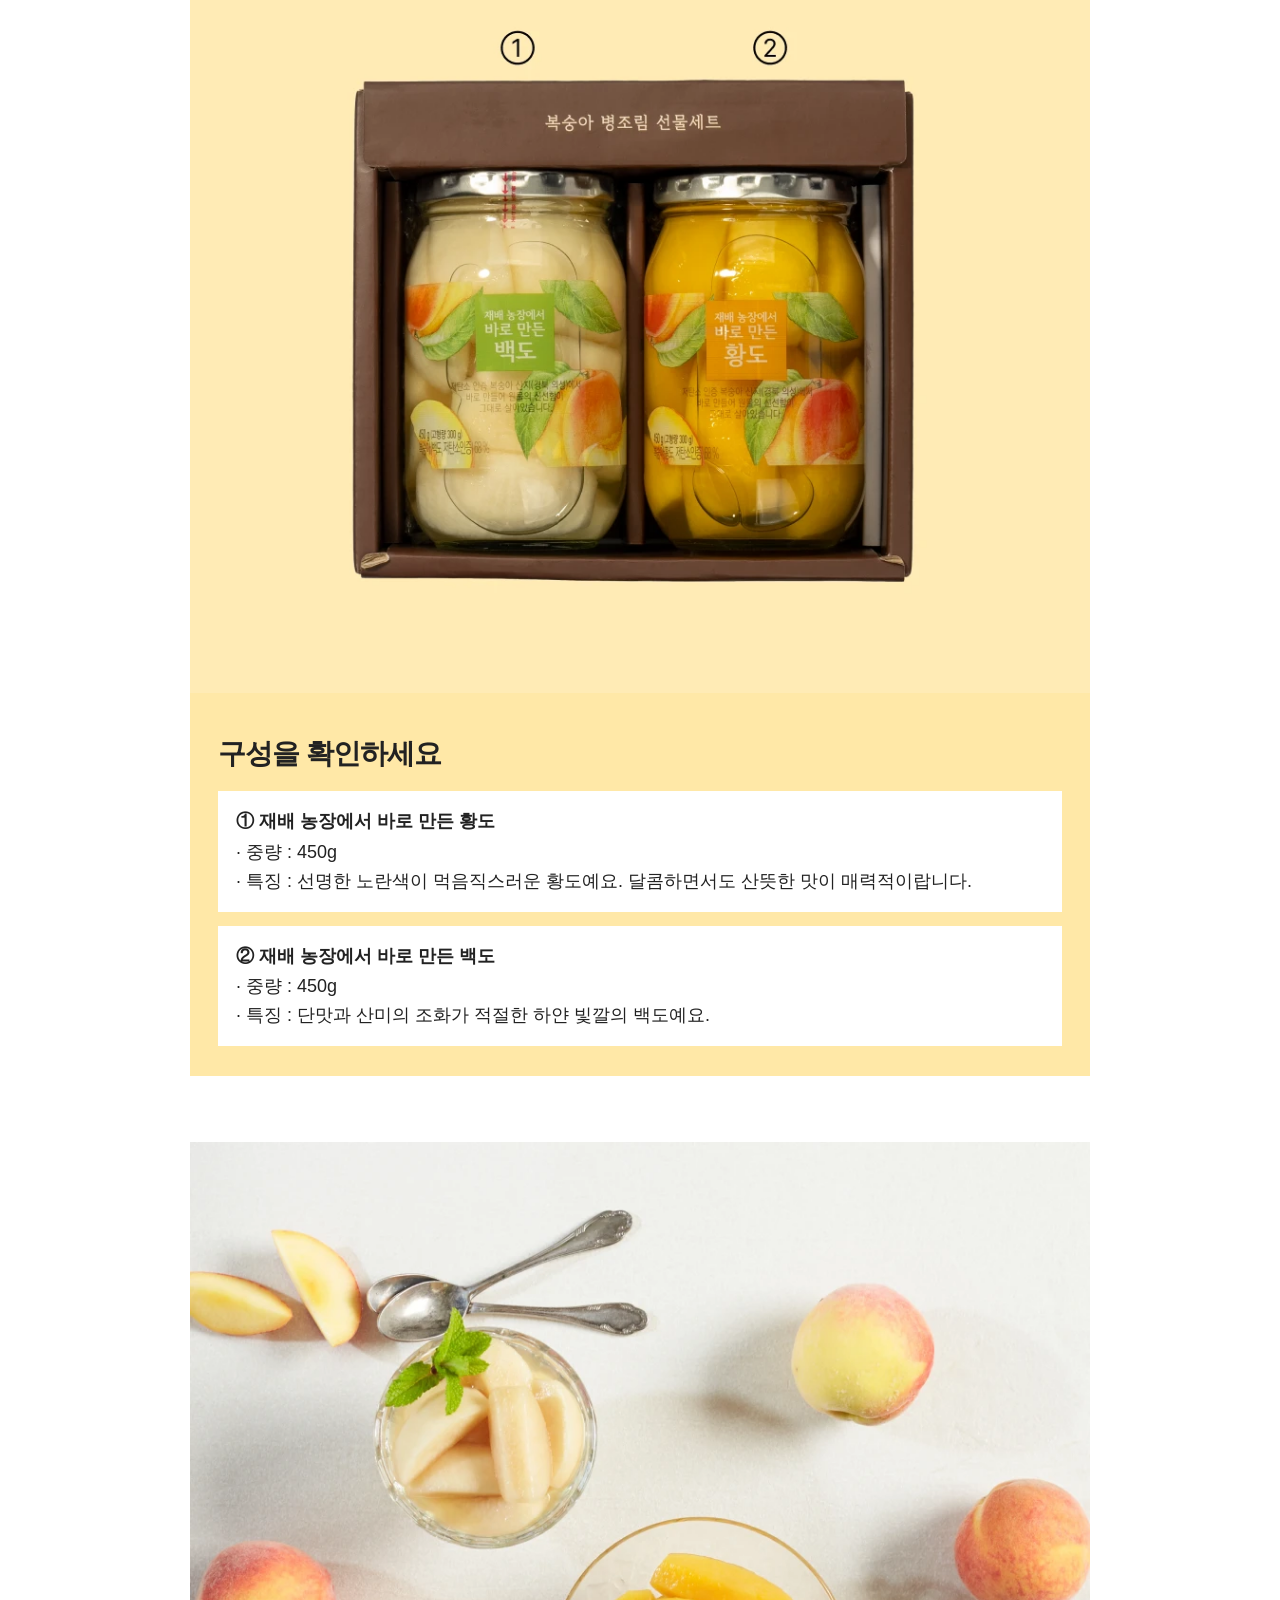
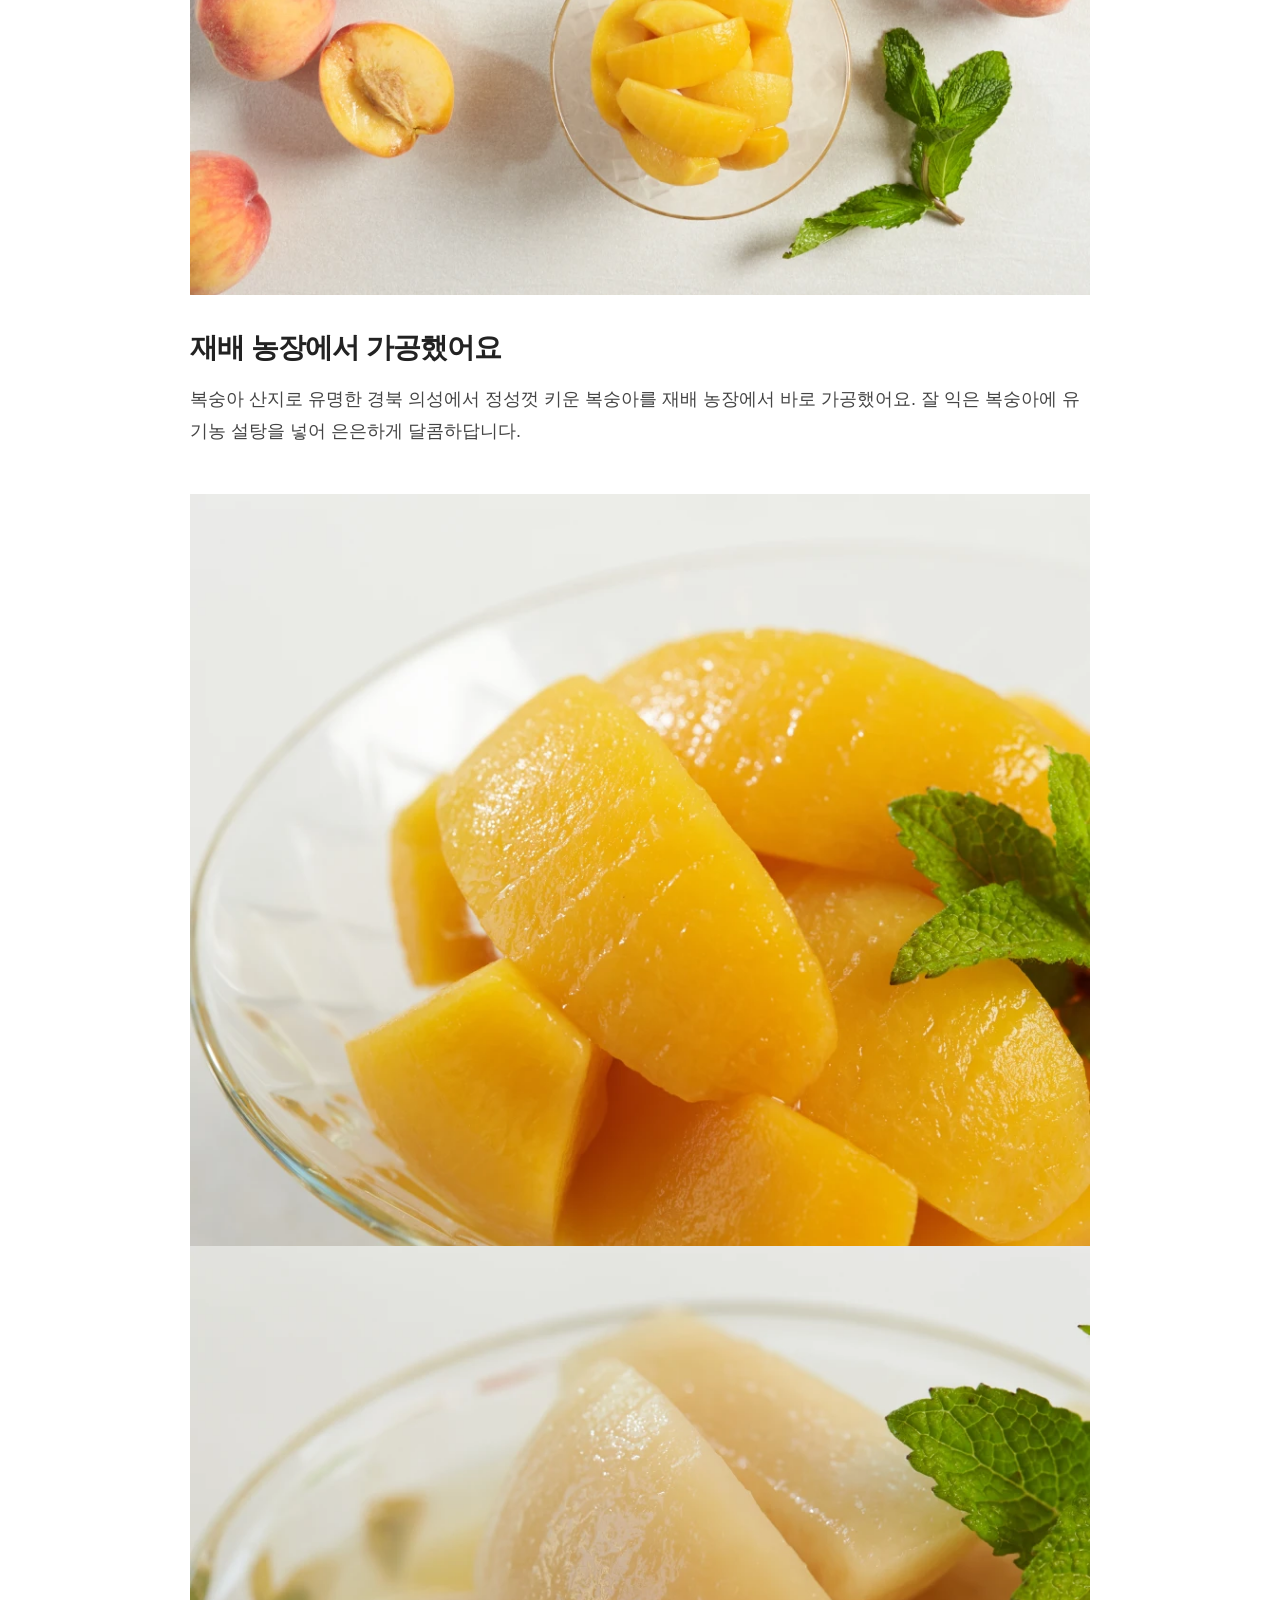
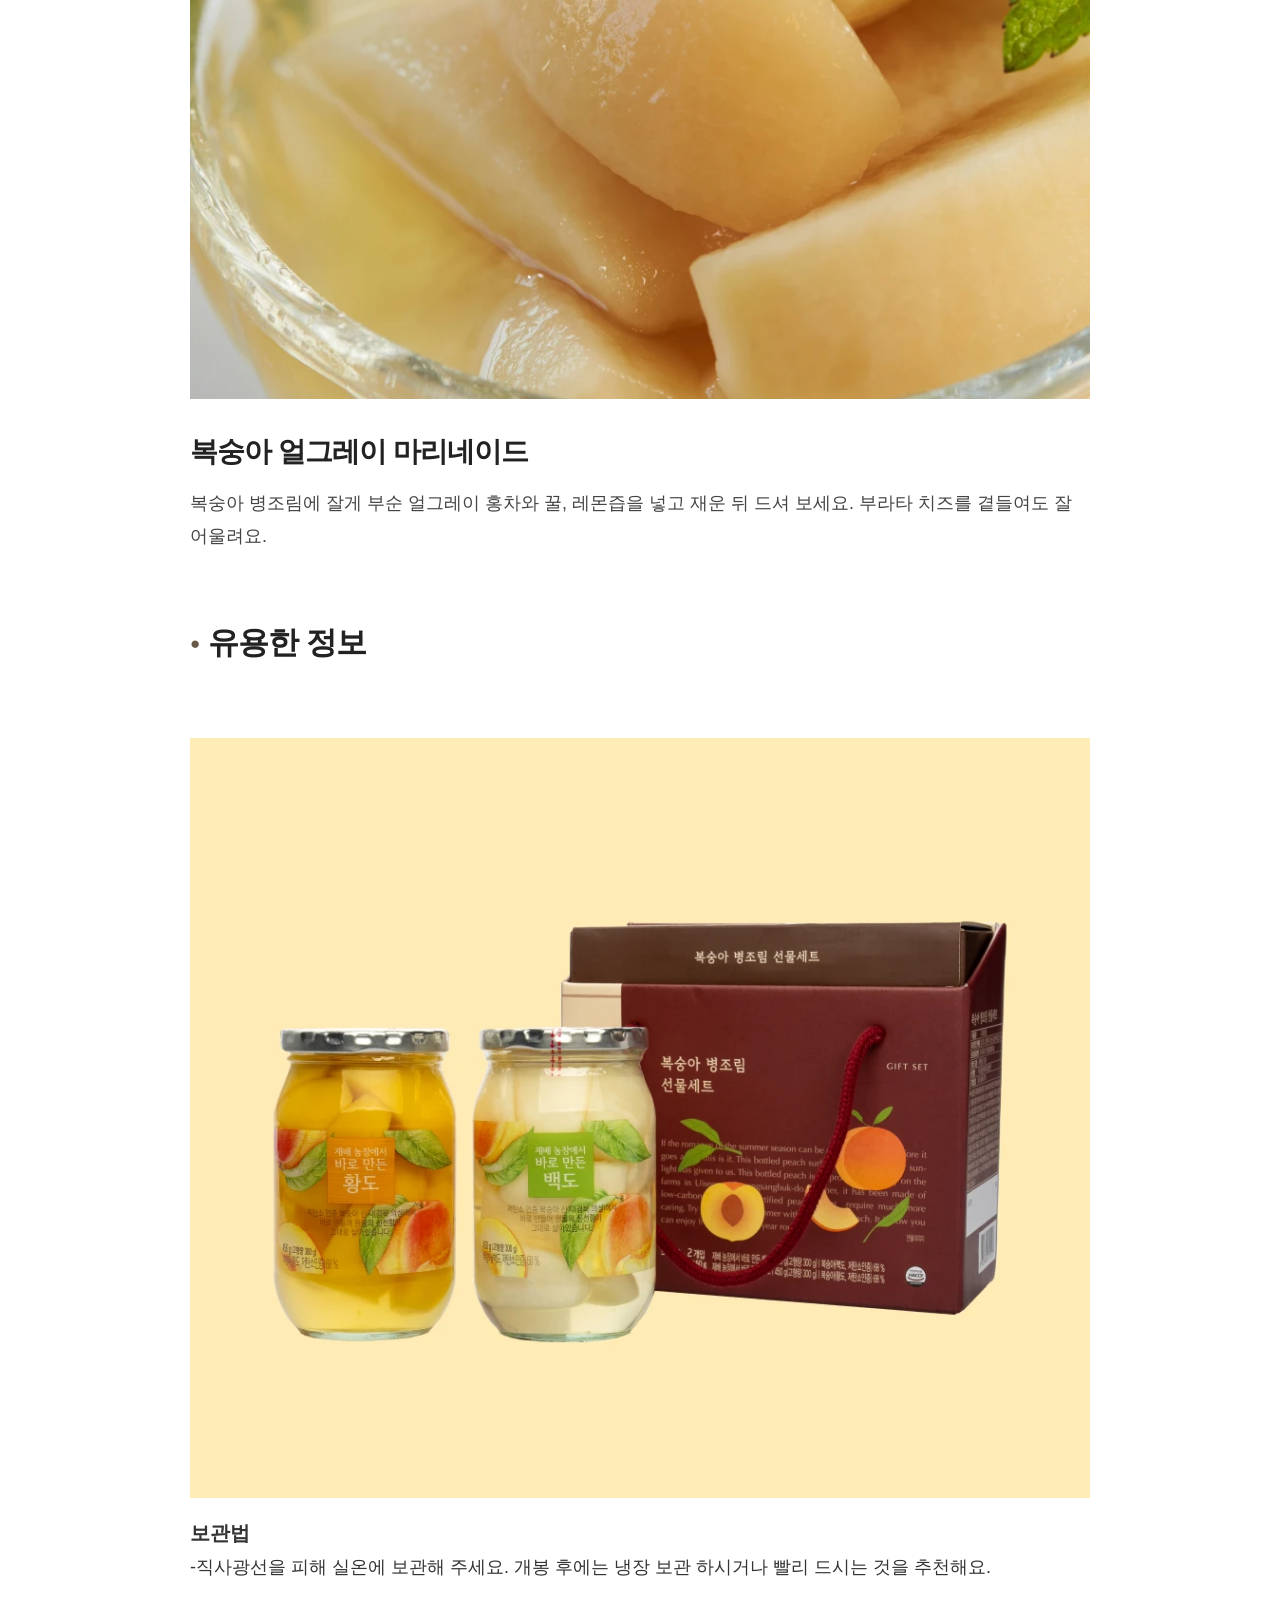
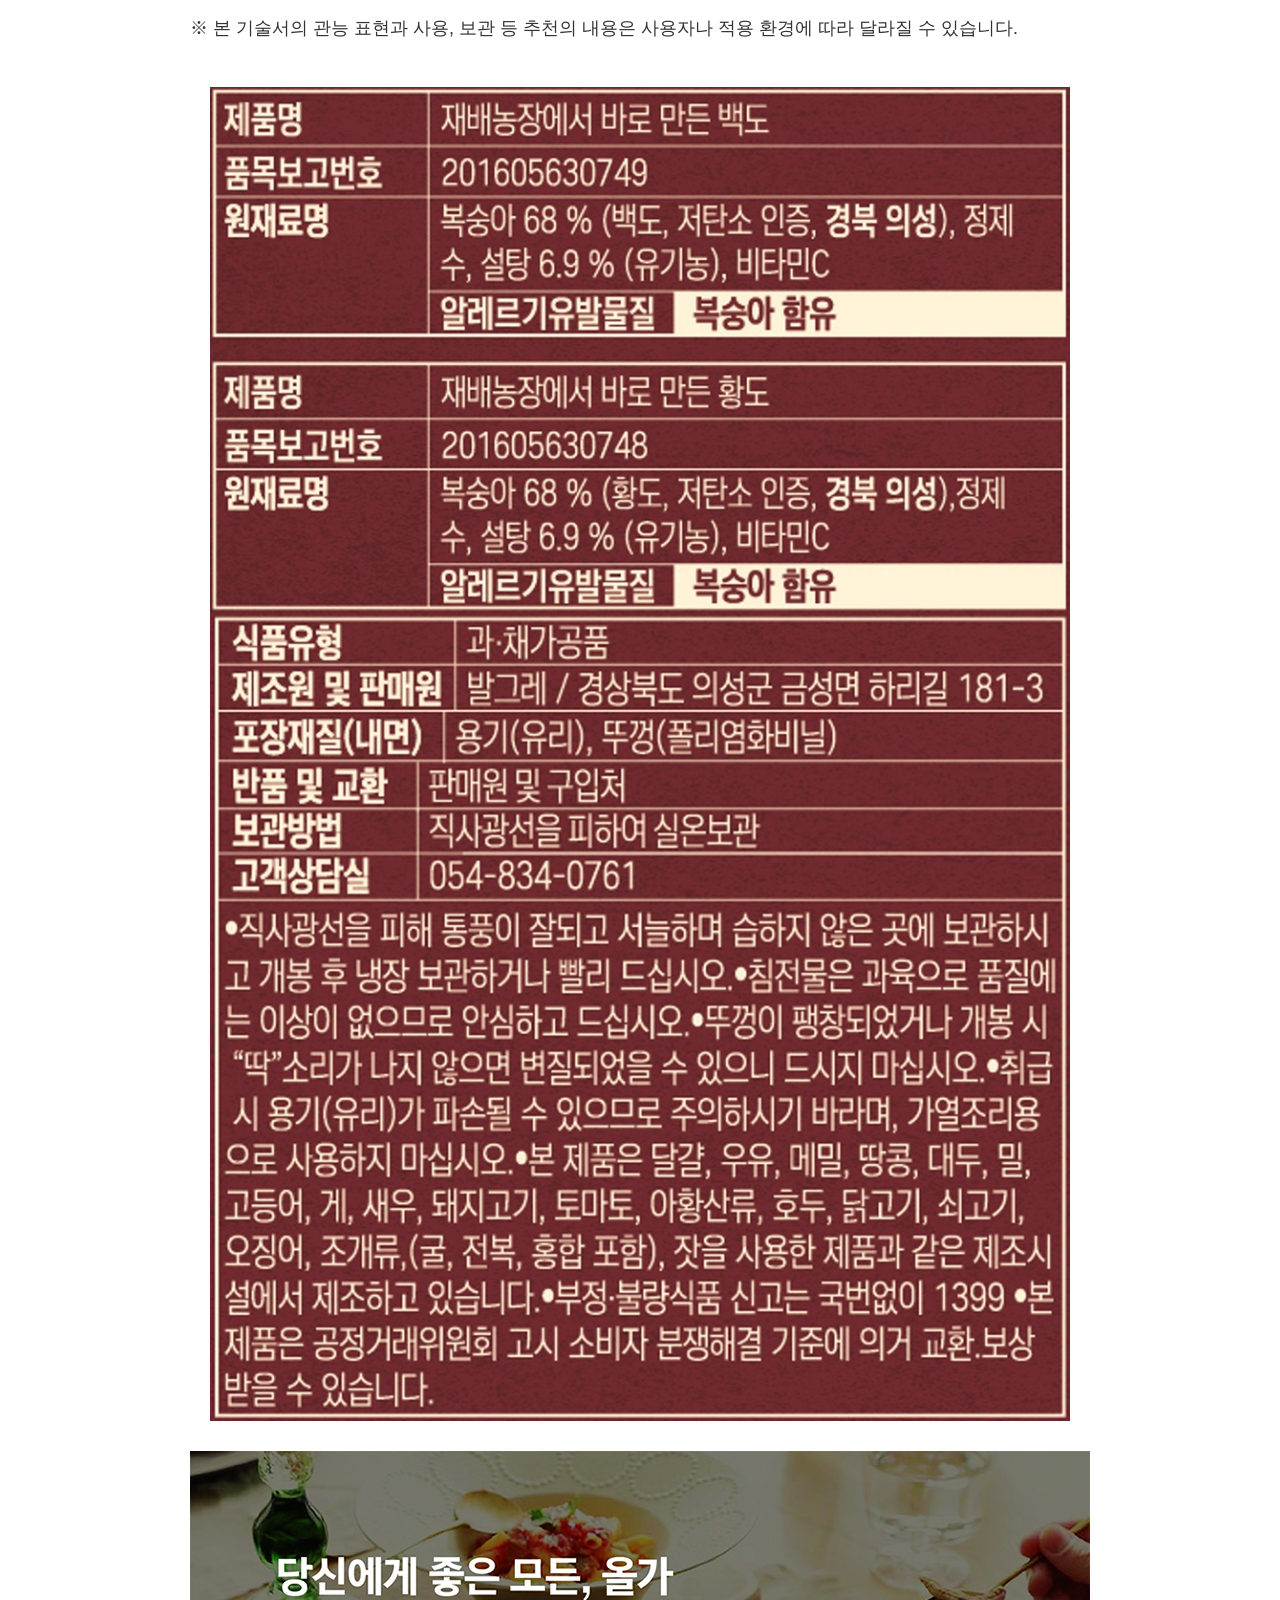
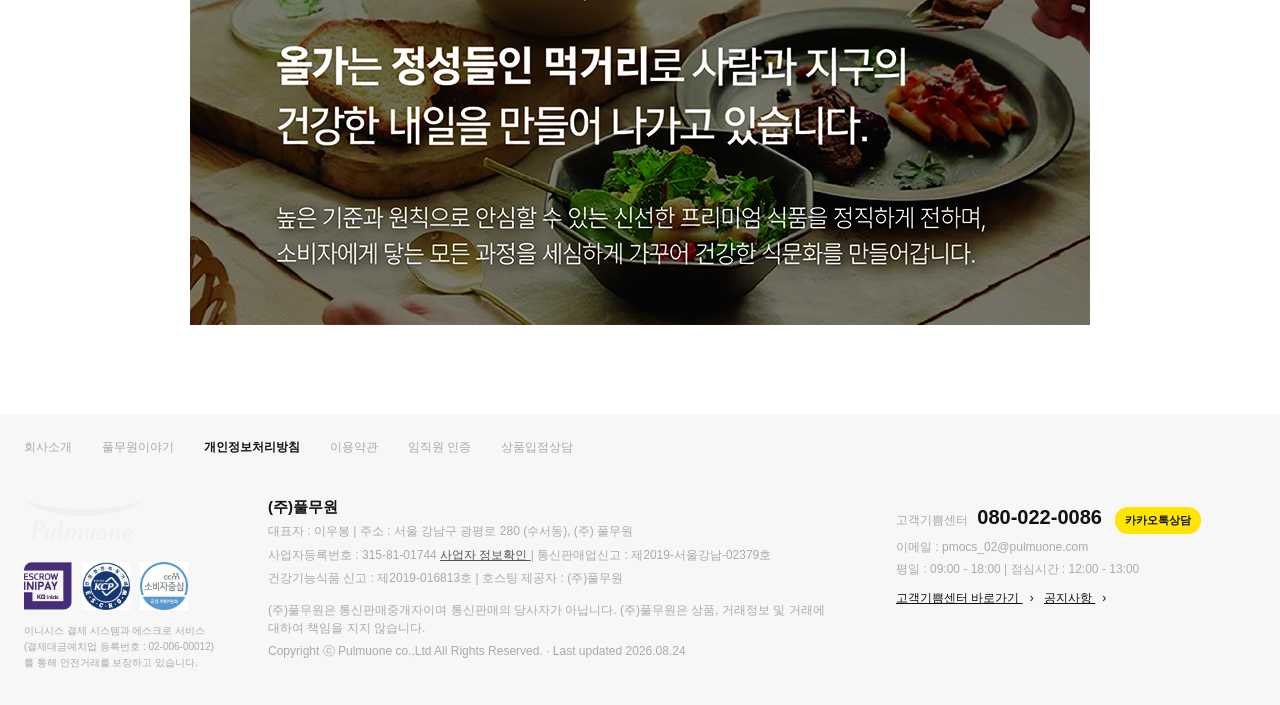
<file: sub.html>
<!DOCTYPE html>
<html lang="ko">
 <head>
  <meta charset="utf-8"/>
  <meta content="width=device-width, initial-scale=1.0" name="viewport"/>
  <title>
   ORGA Whole Foods - 상품 상세
  </title>
  <link href="./css/reset.css?v=20261020" rel="stylesheet"/>
  <link href="./css/common.css?v=20261103" rel="stylesheet"/>
  <link href="./css/sub.css?v=20261104c" rel="stylesheet"/>
 </head>
 <body>
  <!-- 헤더 -->
  <header class="site-header">
   <div class="wrap">
    <div class="header-top">
     <div class="brand-group">
      <a class="orga-logo" href="./index.html" target="_self">
       ORGA
       <small>
        WHOLE FOODS
       </small>
      </a>
      <div class="brand-links">
       풀무원 |
       <b>
        올가
       </b>
       | 풀무원헬스케어
      </div>
     </div>
     <label class="search-box">
      <input aria-label="검색어 입력" type="text"/>
      <img alt="검색" src="./img/icon/serch_icon.png"/>
     </label>
     <nav class="member-links">
      <a href="#">
       로그인
      </a>
      <a href="#">
       회원가입
      </a>
      <a href="#">
       고객센터
      </a>
     </nav>
    </div>
    <div class="header-bottom">
     <nav class="main-nav">
      <a class="category-menu" href="#">
       <span class="hamburger">
       </span>
       <span>
        카테고리
       </span>
      </a>
      <a href="#">
       전단행사
      </a>
      <a href="#">
       인기상품
      </a>
      <a href="#">
       매장배송
      </a>
      <a href="#">
       산지직송
      </a>
      <a href="#">
       올가이야기
      </a>
     </nav>
     <div class="header-icons">
      <a href="#">
       <img alt="마이페이지" src="./img/icon/person_icon.png"/>
      </a>
      <a href="#">
       <img alt="알림" src="./img/icon/bell_icon.png"/>
      </a>
      <a href="#">
       <img alt="장바구니" src="./img/icon/cart_icon.png"/>
      </a>
     </div>
    </div>
   </div>
  </header>
  <!-- 상품 상세 메인 (데이터는 json/sub.json 에서 불러와 렌더링) -->
  <main class="product-detail-page">
   <div class="wrap">
    <div class="product-detail-layout">
     <!-- 대표 이미지 / 썸네일 / 확대 기능 -->
     <section class="product-gallery" id="productGallery">
     </section>
     <!-- 상품명 / 가격 / 배송 / 수량 정보 -->
     <section class="product-info" id="productInfo">
     </section>
    </div>
    <!-- 상품후기 / 주문금액 / 구매 버튼 -->
    <div class="product-bottom-row" id="productBottomRow">
    </div>
   </div>
  </main>
  <!-- 연관 상품 추천 슬라이더 -->
  <section class="ai-recommend-section">
   <div class="wrap">
    <div class="ai-recommend-title">
     <span class="ai-badge">
      <strong>
       #
      </strong>
      Ai
     </span>
     <span>
      보고 계신 상품의 연관 상품 추천해 드려요!
     </span>
    </div>
    <div class="ai-slider">
     <button aria-label="이전 상품" class="ai-slider-btn prev" id="aiPrevBtn" type="button">
      &lsaquo;
     </button>
     <div class="ai-slider-window">
      <div class="ai-slider-track" id="aiSliderTrack">
      </div>
     </div>
     <button aria-label="다음 상품" class="ai-slider-btn next" id="aiNextBtn" type="button">
      &rsaquo;
     </button>
    </div>
   </div>
  </section>
  <!-- 상품정보 탭 / 상세 콘텐츠 -->
  <section class="product-info-section" id="productInfoSection">
   <div class="product-info-tabs">
    <div class="wrap">
     <nav class="product-info-tab-list" id="productInfoTabList">
     </nav>
    </div>
   </div>
   <div class="product-info-content" id="productInfoContent">
   </div>
  </section>
  <!-- 푸터 -->
  <footer class="site-footer">
   <div class="wrap">
    <nav class="footer-menu">
     <a href="#">
      회사소개
     </a>
     <a href="#">
      풀무원이야기
     </a>
     <a class="active" href="#">
      개인정보처리방침
     </a>
     <a href="#">
      이용약관
     </a>
     <a href="#">
      임직원 인증
     </a>
     <a href="#">
      상품입점상담
     </a>
    </nav>
    <div class="footer-content">
     <div class="footer-left">
      <img alt="Pulmuone" class="footer-pulmuone" src="./img/footage/footer-pulmuone.svg"/>
      <div class="footer-cert-list">
       <img alt="ESCROW INIPAY" src="./img/footage/01.png"/>
       <img alt="KCP" src="./img/footage/02.jpg"/>
       <img alt="소비자중심" src="./img/footage/03.jpg"/>
      </div>
      <div class="footer-note">
       이니시스 결제 시스템과 에스크로 서비스
       <br/>
       (결제대금예치업 등록번호 : 02-006-00012)
       <br/>
       를 통해 안전거래를 보장하고 있습니다.
      </div>
     </div>
     <div class="footer-company">
      <strong>
       (주)풀무원
      </strong>
      <p>
       대표자 : 이우봉 | 주소 : 서울 강남구 광평로 280 (수서동), (주) 풀무원
      </p>
      <p>
       사업자등록번호 : 315-81-01744
       <span class="linklike">
        사업자 정보확인
       </span>
       | 통신판매업신고 : 제2019-서울강남-02379호
      </p>
      <p>
       건강기능식품 신고 : 제2019-016813호 | 호스팅 제공자 : (주)풀무원
      </p>
      <p style="margin-top:15px;">
       (주)풀무원은 통신판매중개자이며 통신판매의 당사자가 아닙니다. (주)풀무원은 상품, 거래정보 및 거래에
       <br/>
       대하여 책임을 지지 않습니다.
      </p>
      <p>
       Copyright ⓒ Pulmuone co.,Ltd All Rights Reserved. &middot; Last updated 2026.08.24
      </p>
     </div>
     <div class="footer-support">
      <p>
       고객기쁨센터
       <span class="footer-phone">
        080-022-0086
       </span>
       <span class="footer-kakao">
        카카오톡상담
       </span>
      </p>
      <p>
       이메일 : pmocs_02@pulmuone.com
      </p>
      <p>
       평일 : 09:00 - 18:00 | 점심시간 : 12:00 - 13:00
      </p>
      <div class="footer-links-bottom">
       <a href="#">
        고객기쁨센터 바로가기
       </a>
       <span>
        &rsaquo;
       </span>
       <a href="#">
        공지사항
       </a>
       <span>
        &rsaquo;
       </span>
      </div>
     </div>
    </div>
   </div>
  </footer>
  <!-- 맨 위로 버튼 -->
  <button class="floating-top" id="floatingTop" type="button">
   &uarr;
  </button>
   <script type="module" src="./js/sub.js?v=20261020"></script>
  <script type="module" src="./js/auth.js?v=20261104"></script>
  <script type="module" src="./js/chat.js?v=20261104"></script>
 </body>
</html>
</file>
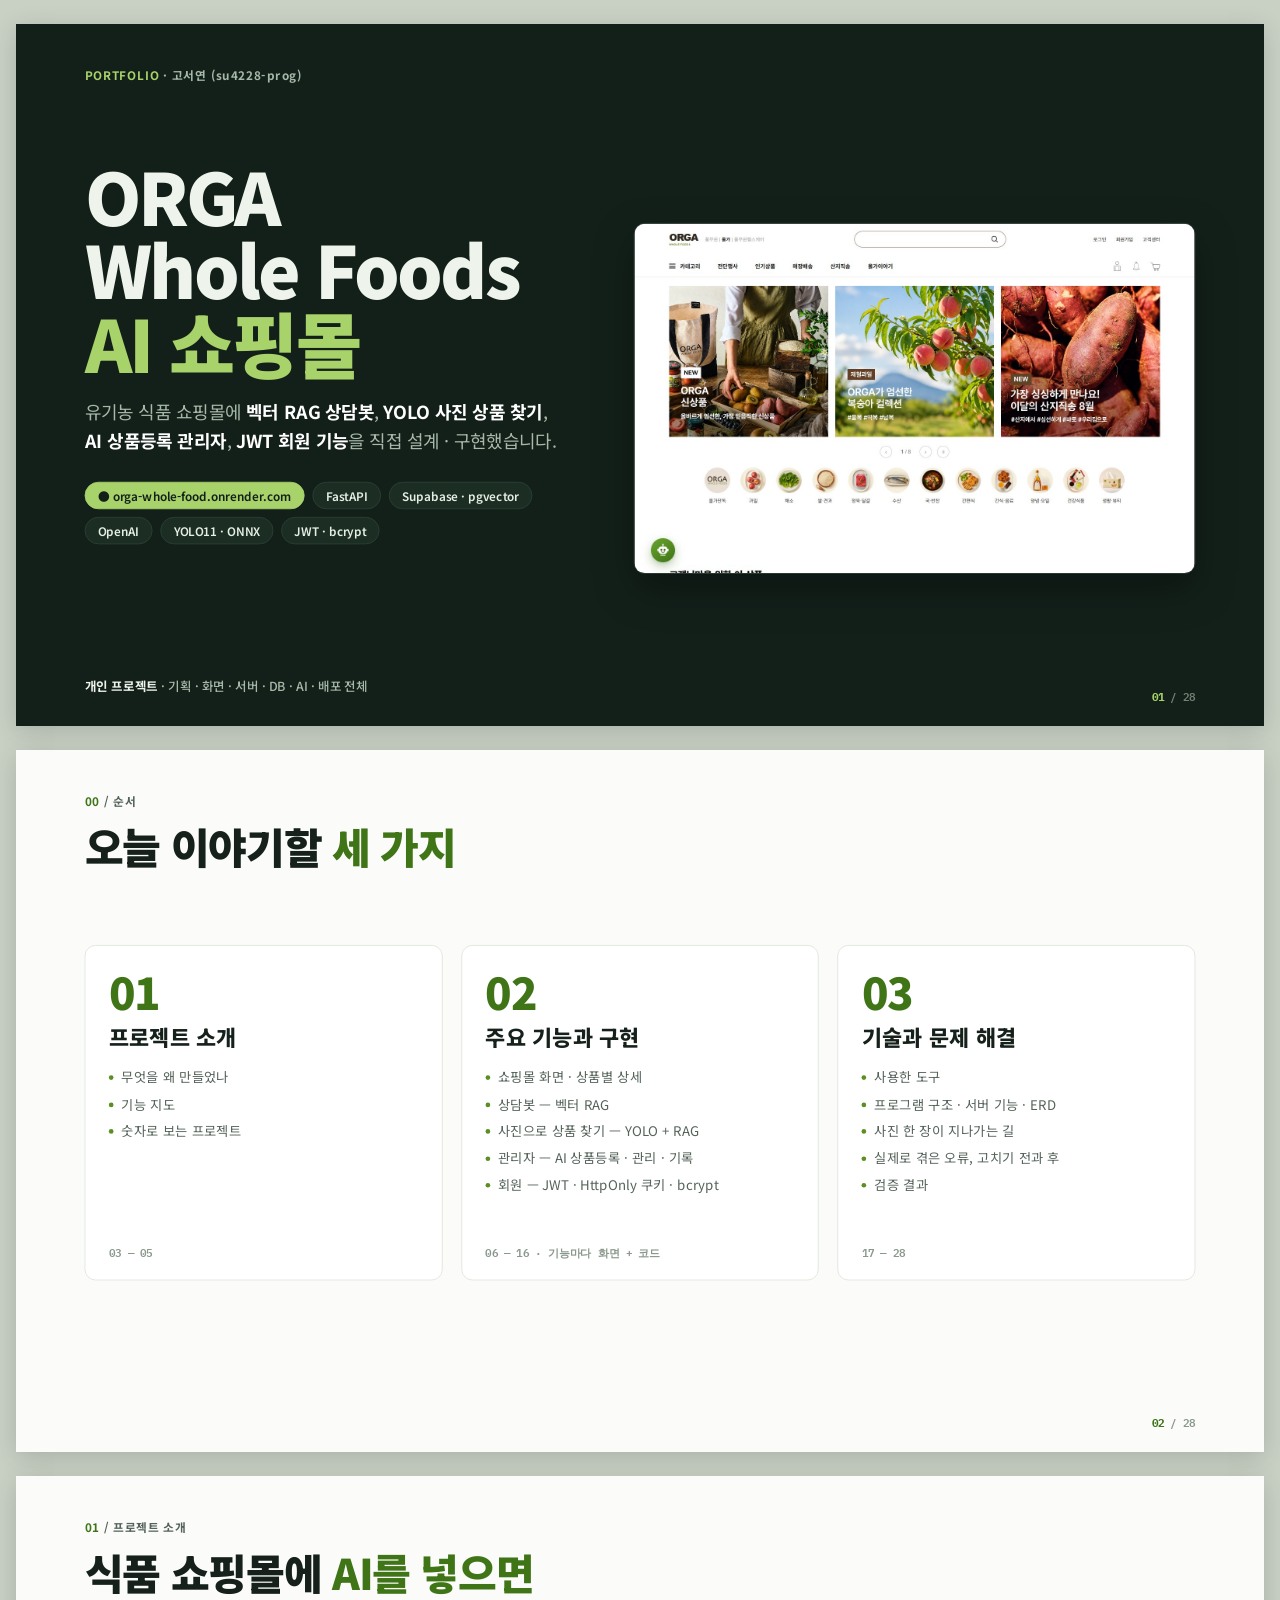
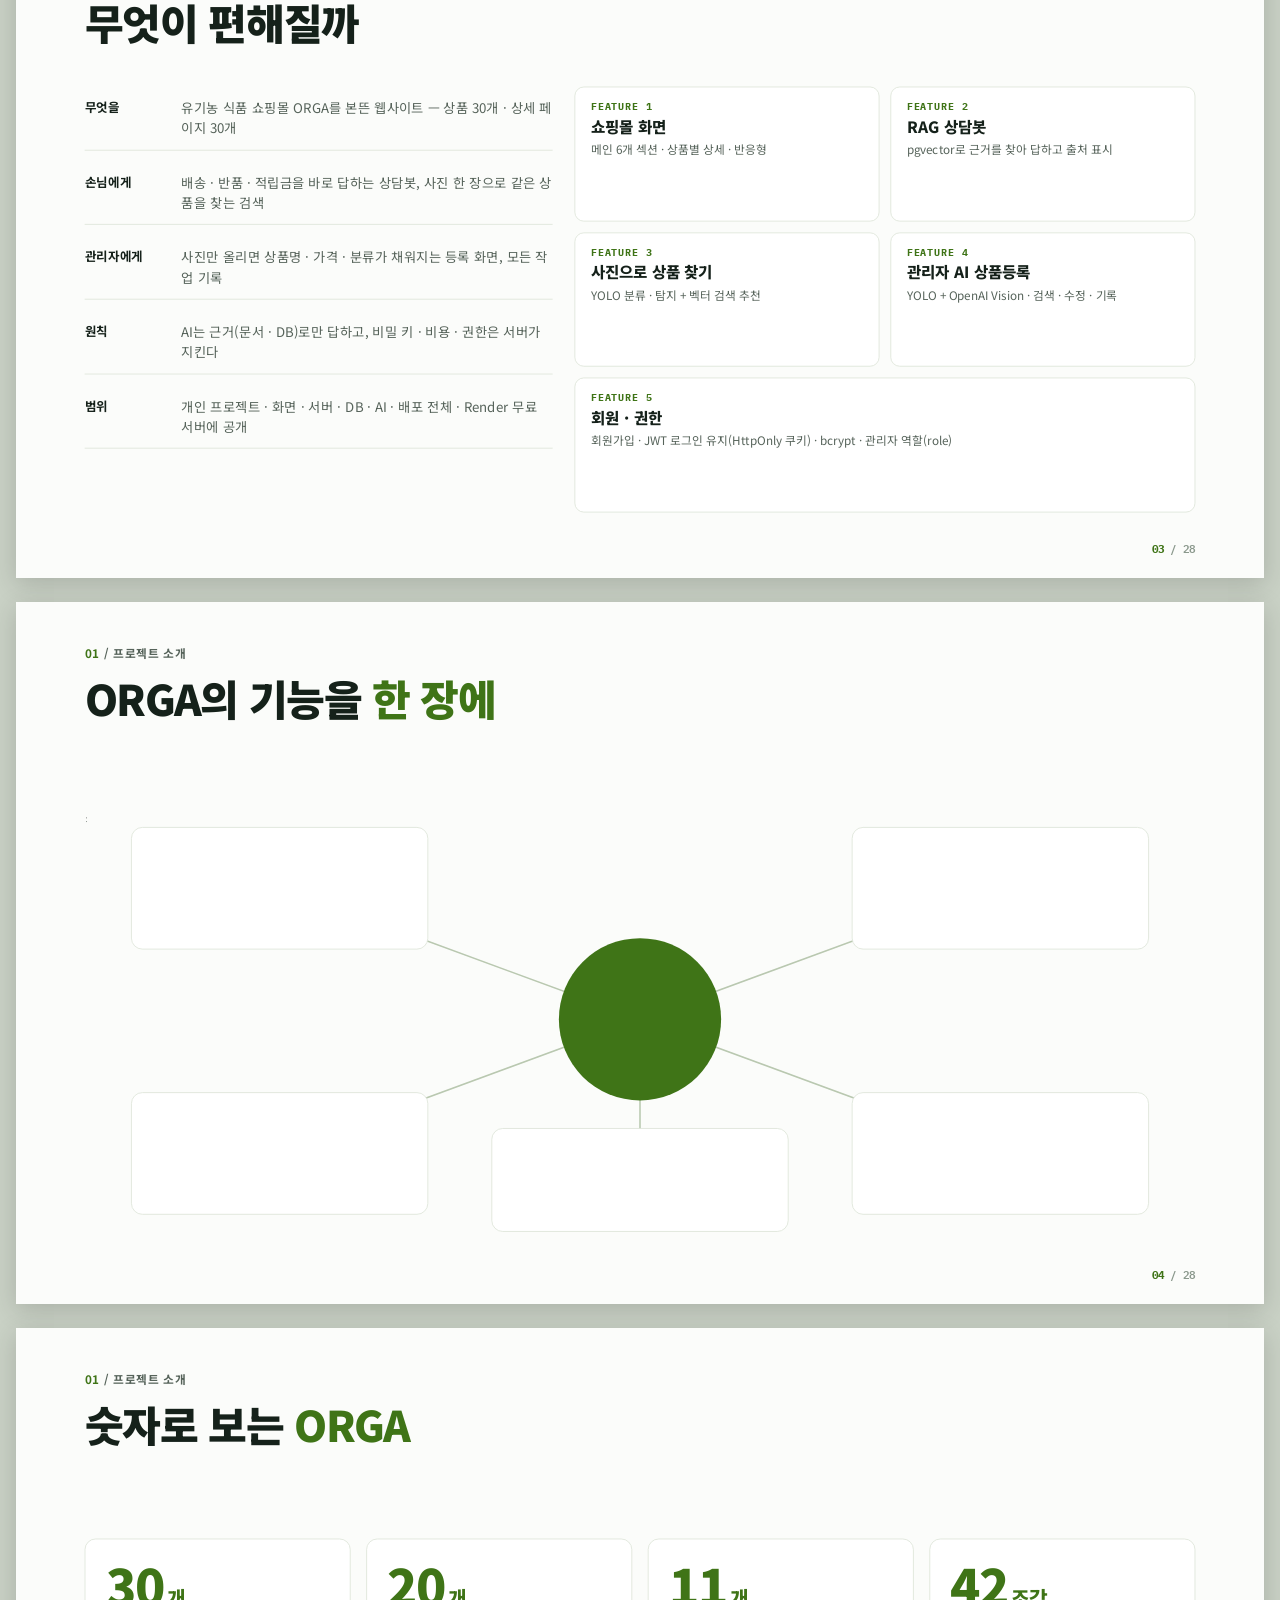
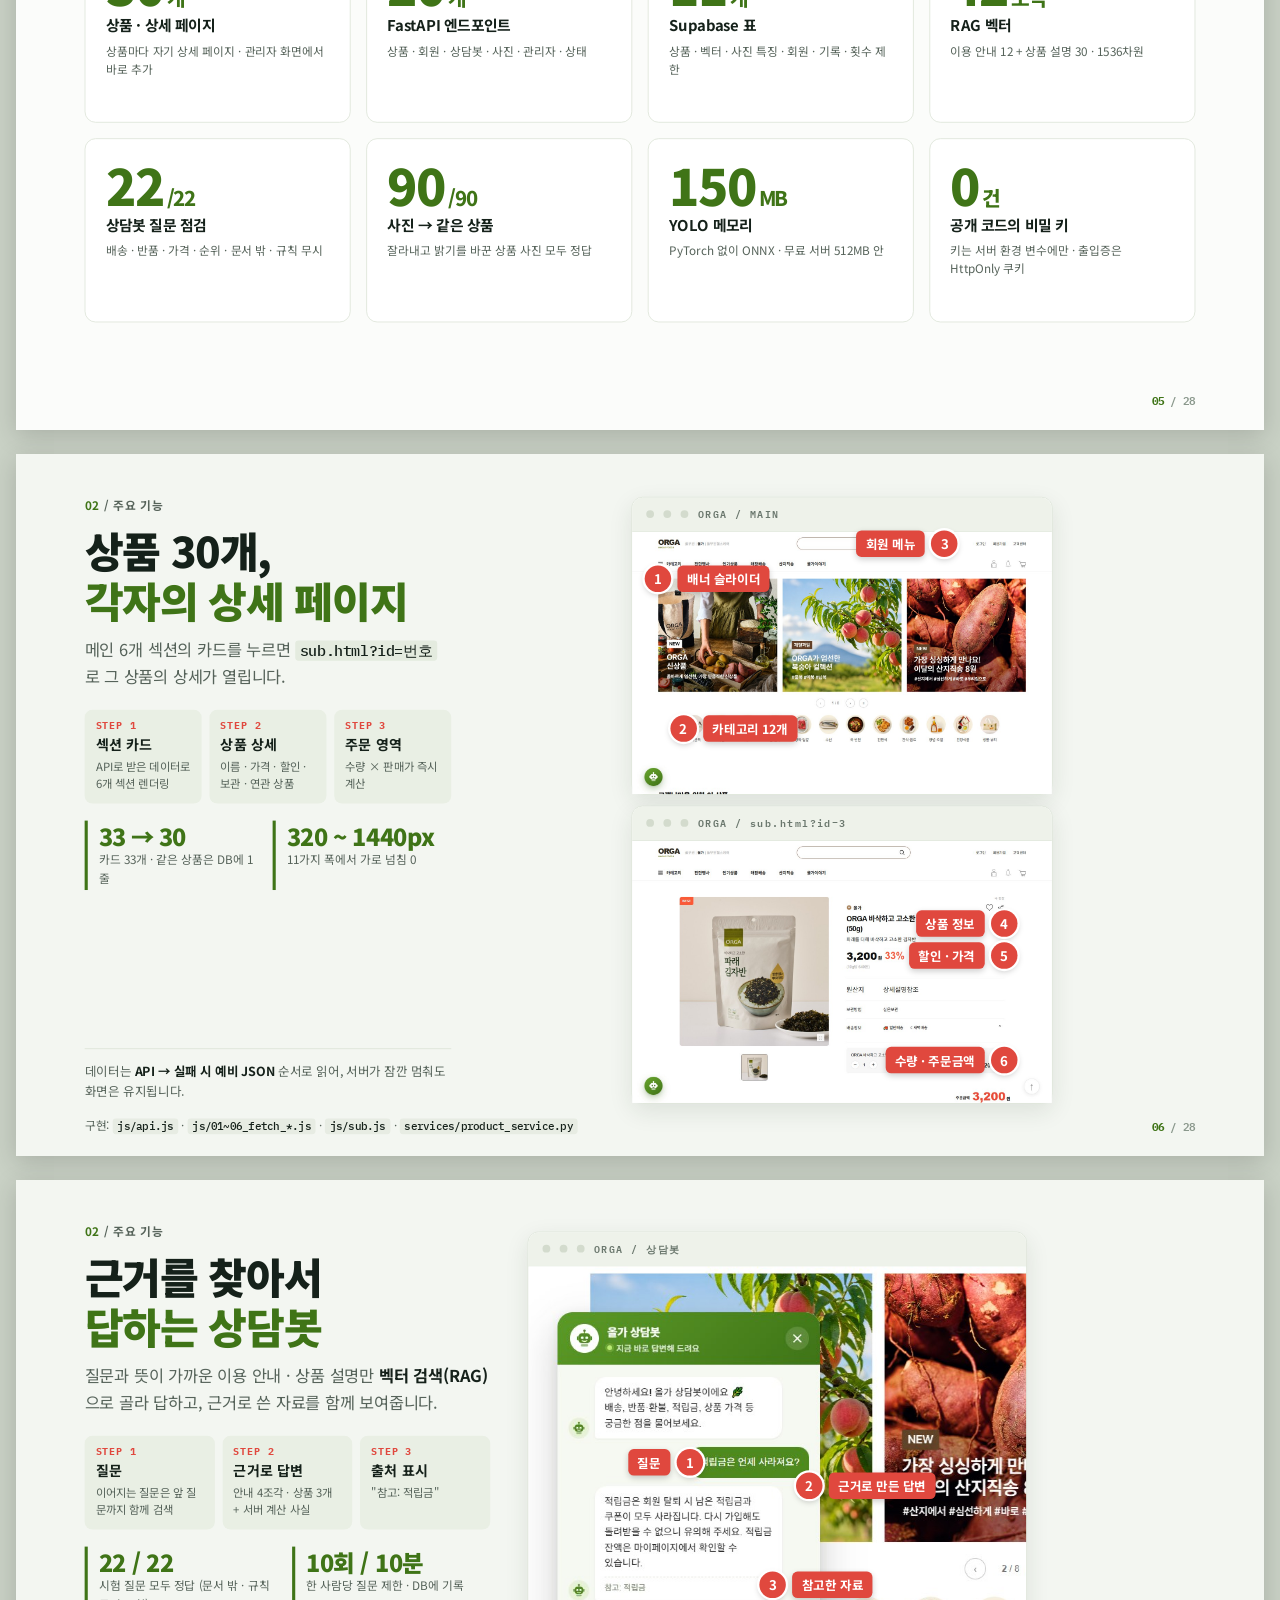
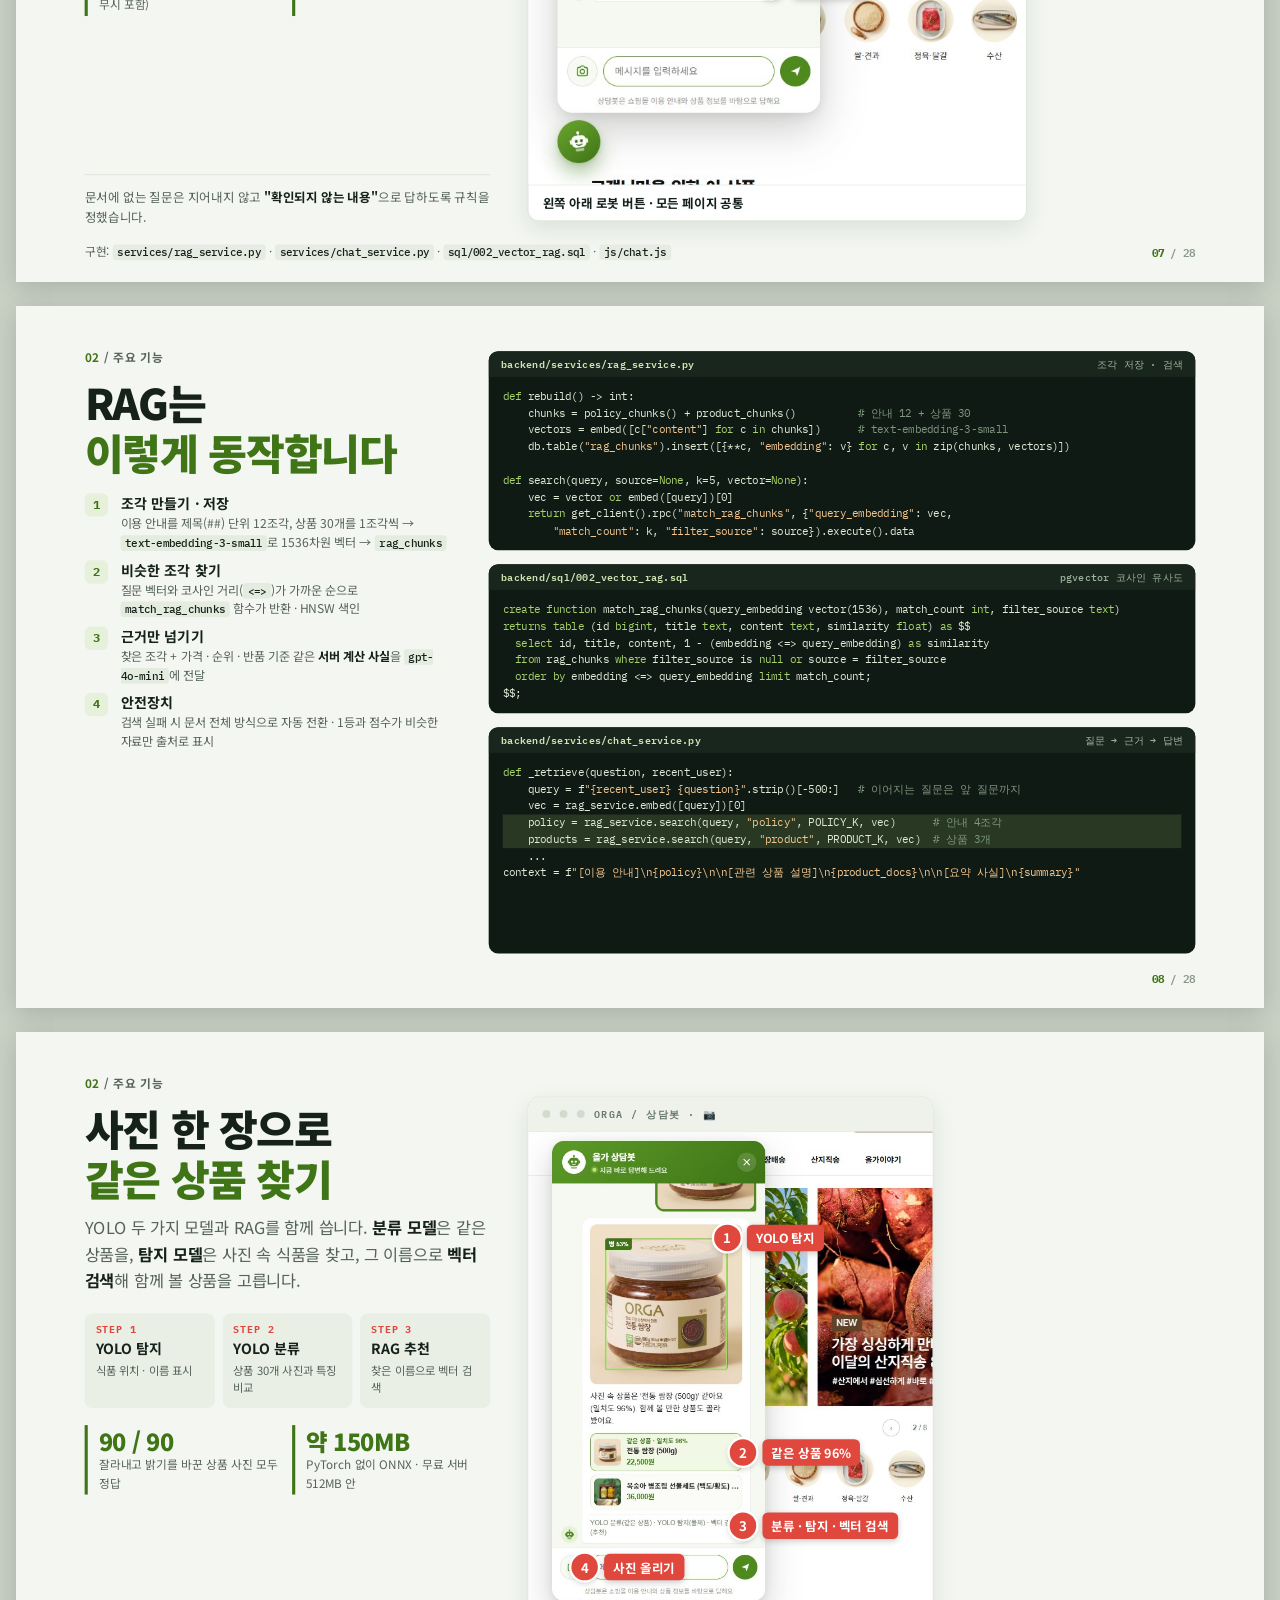
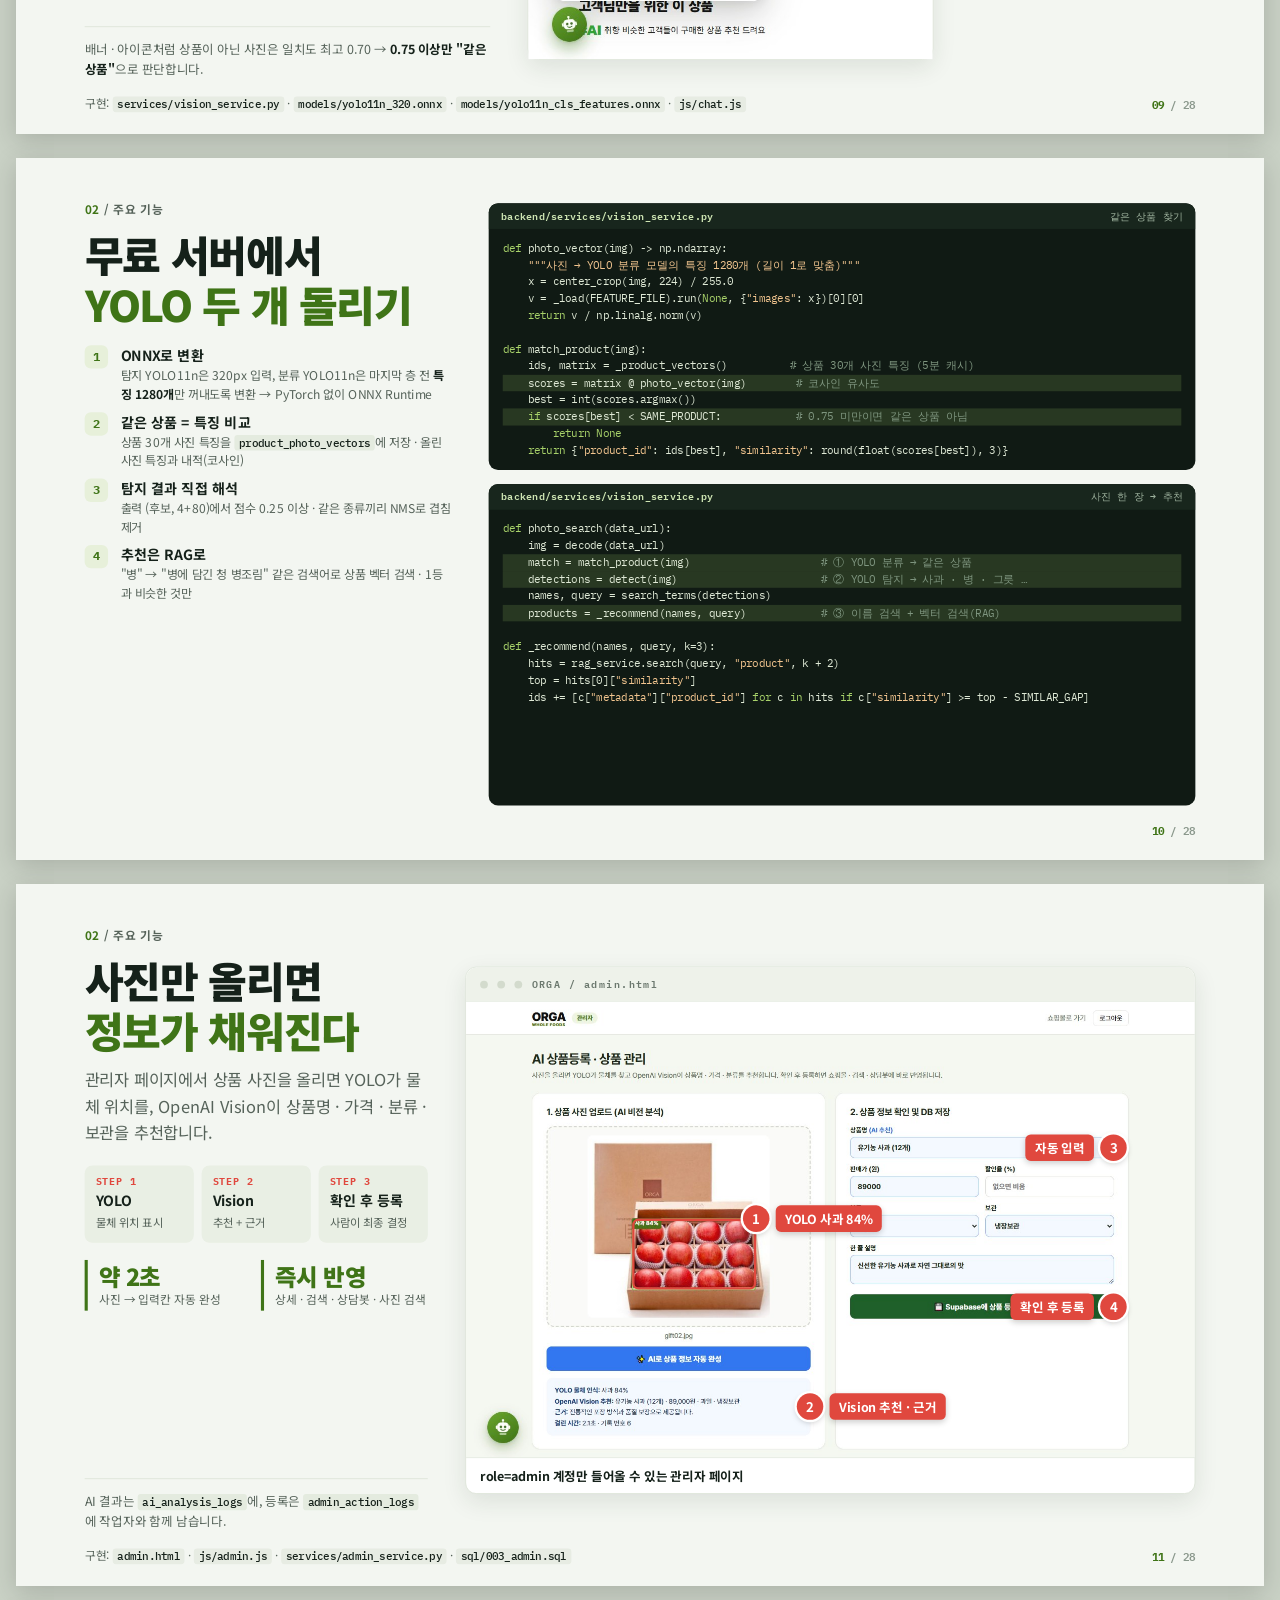
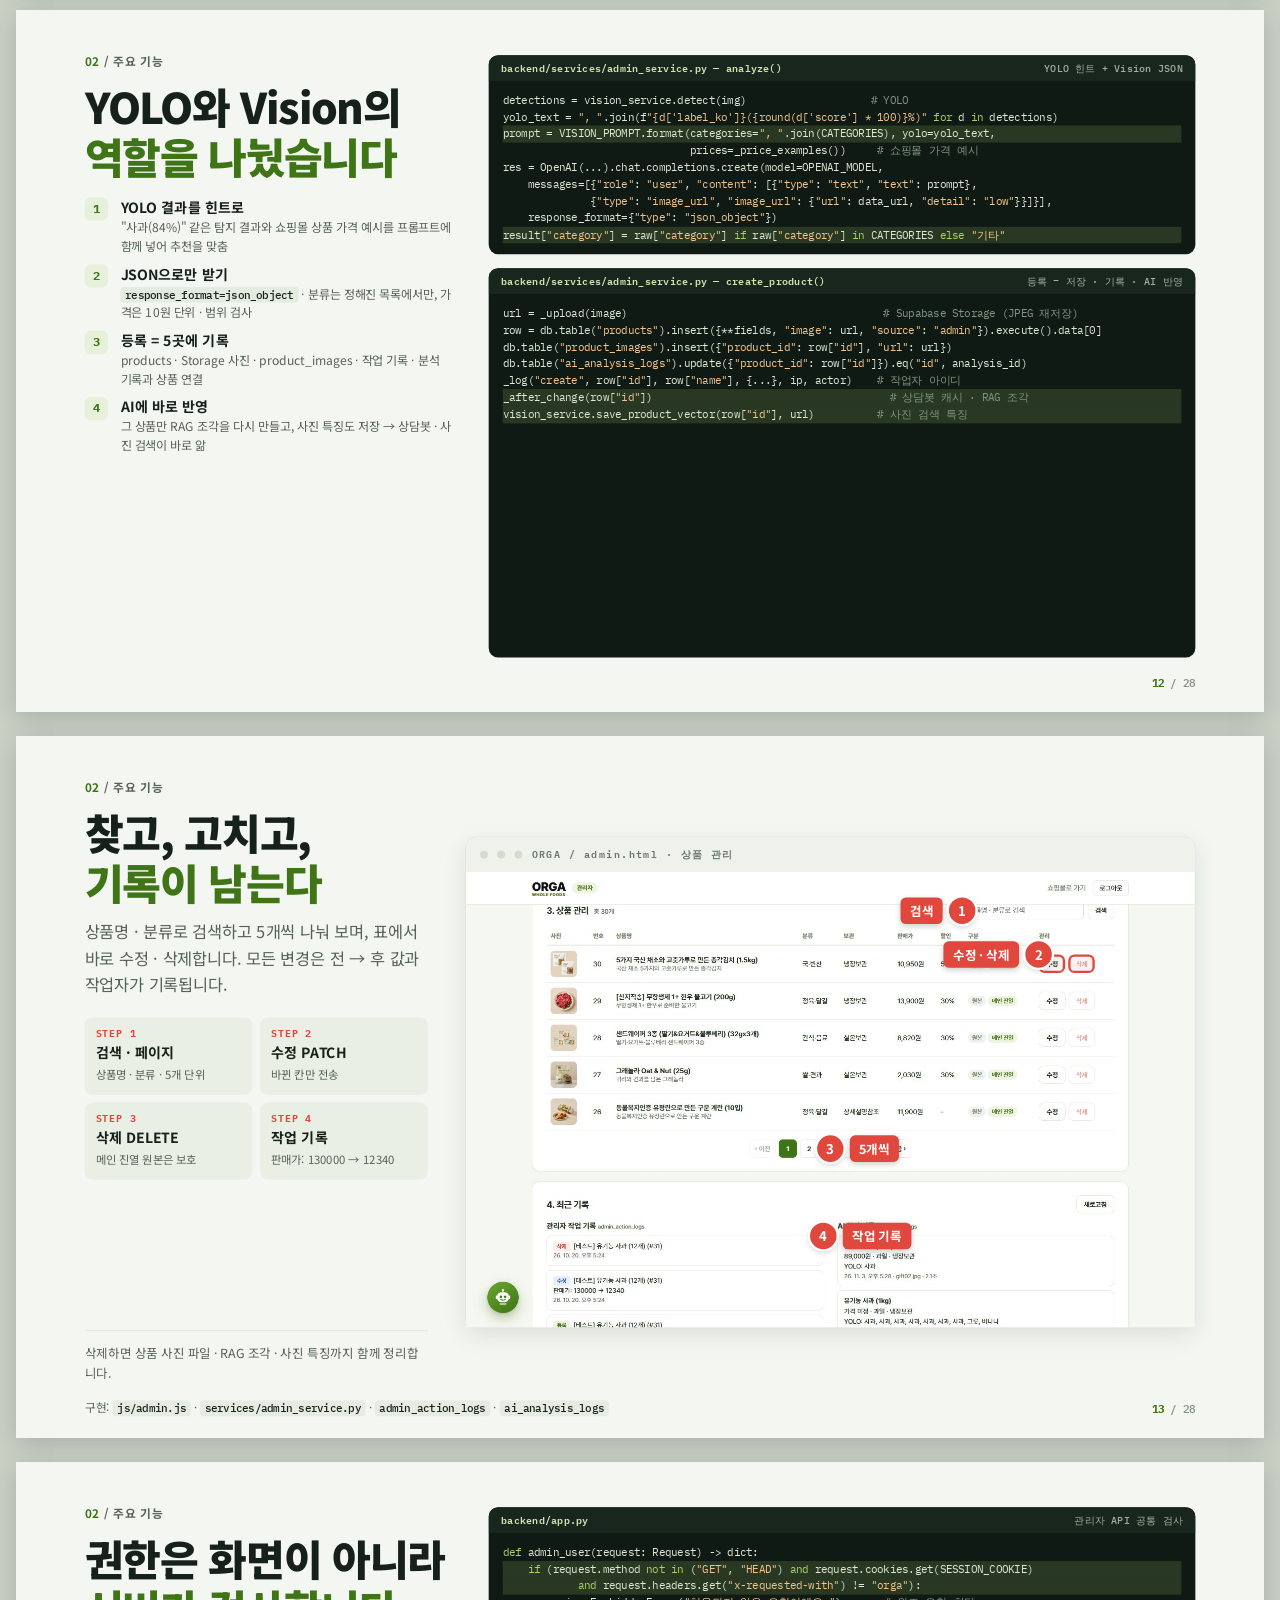
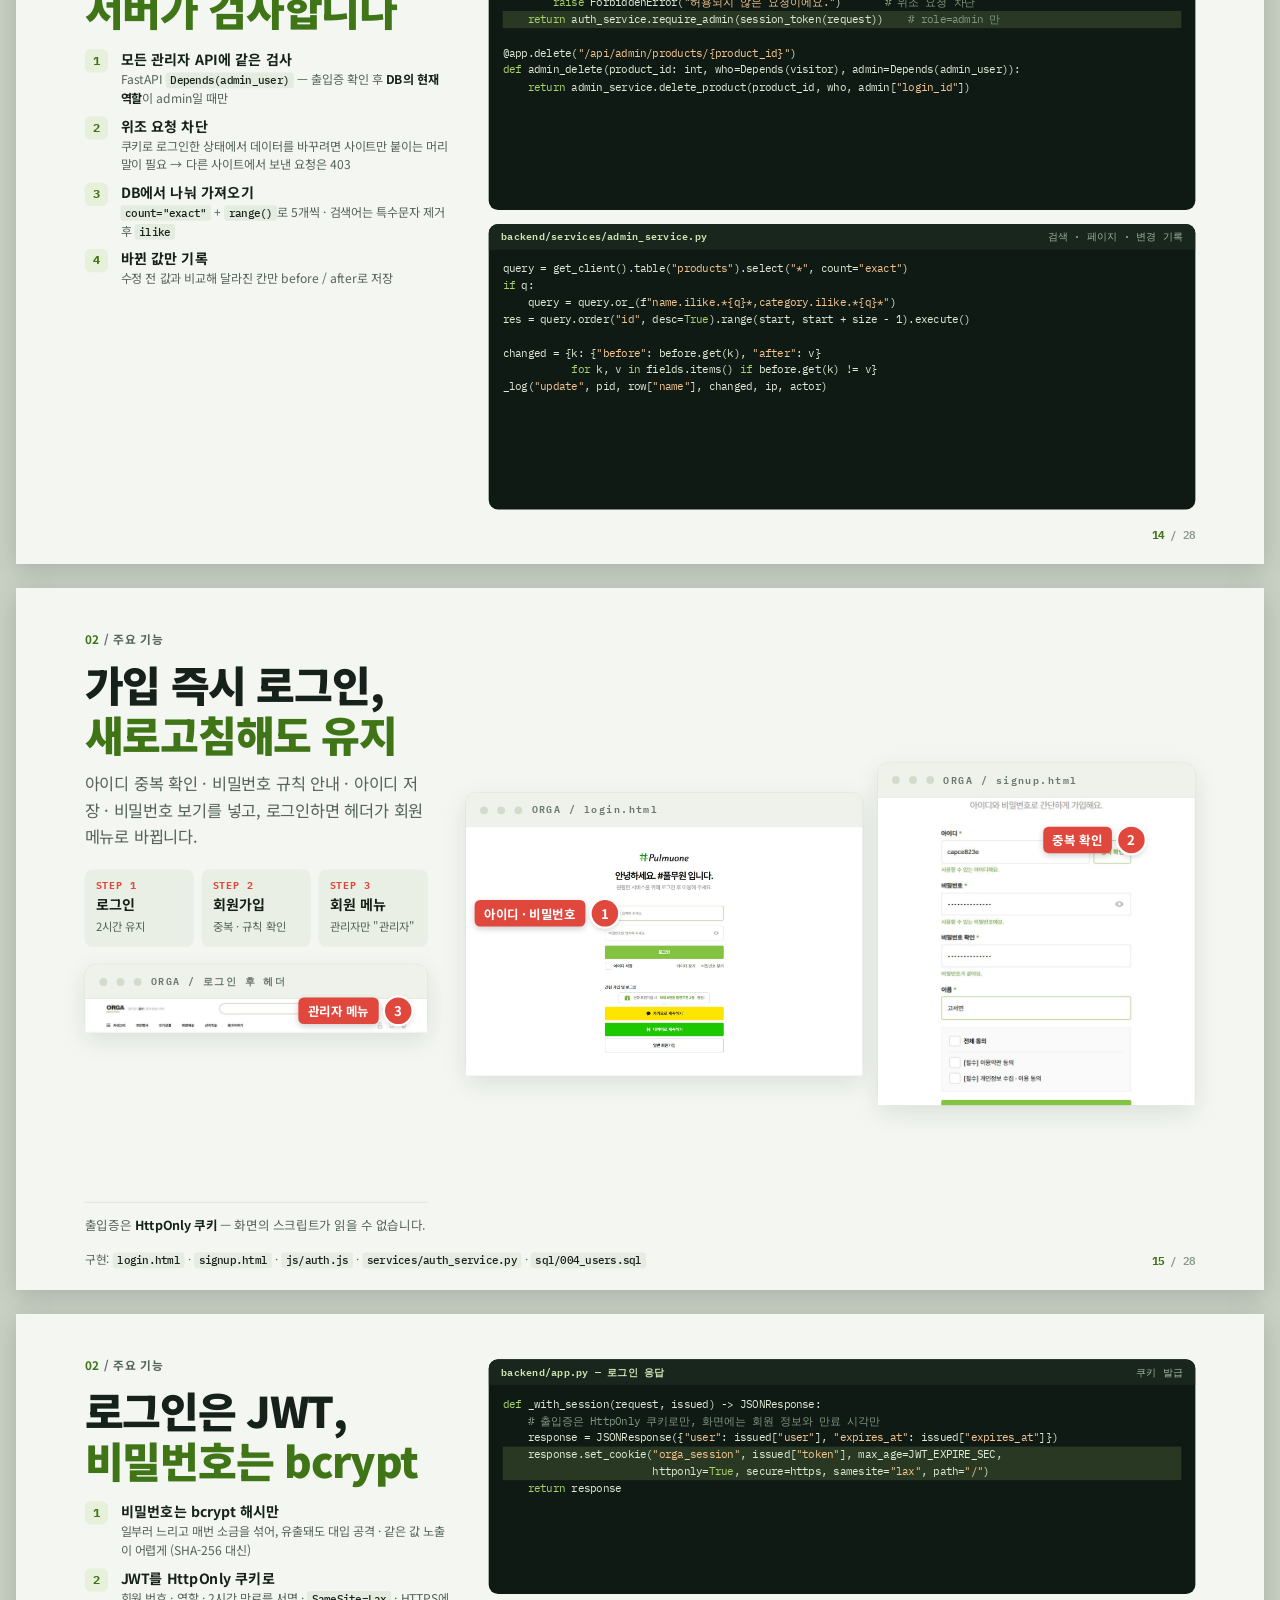
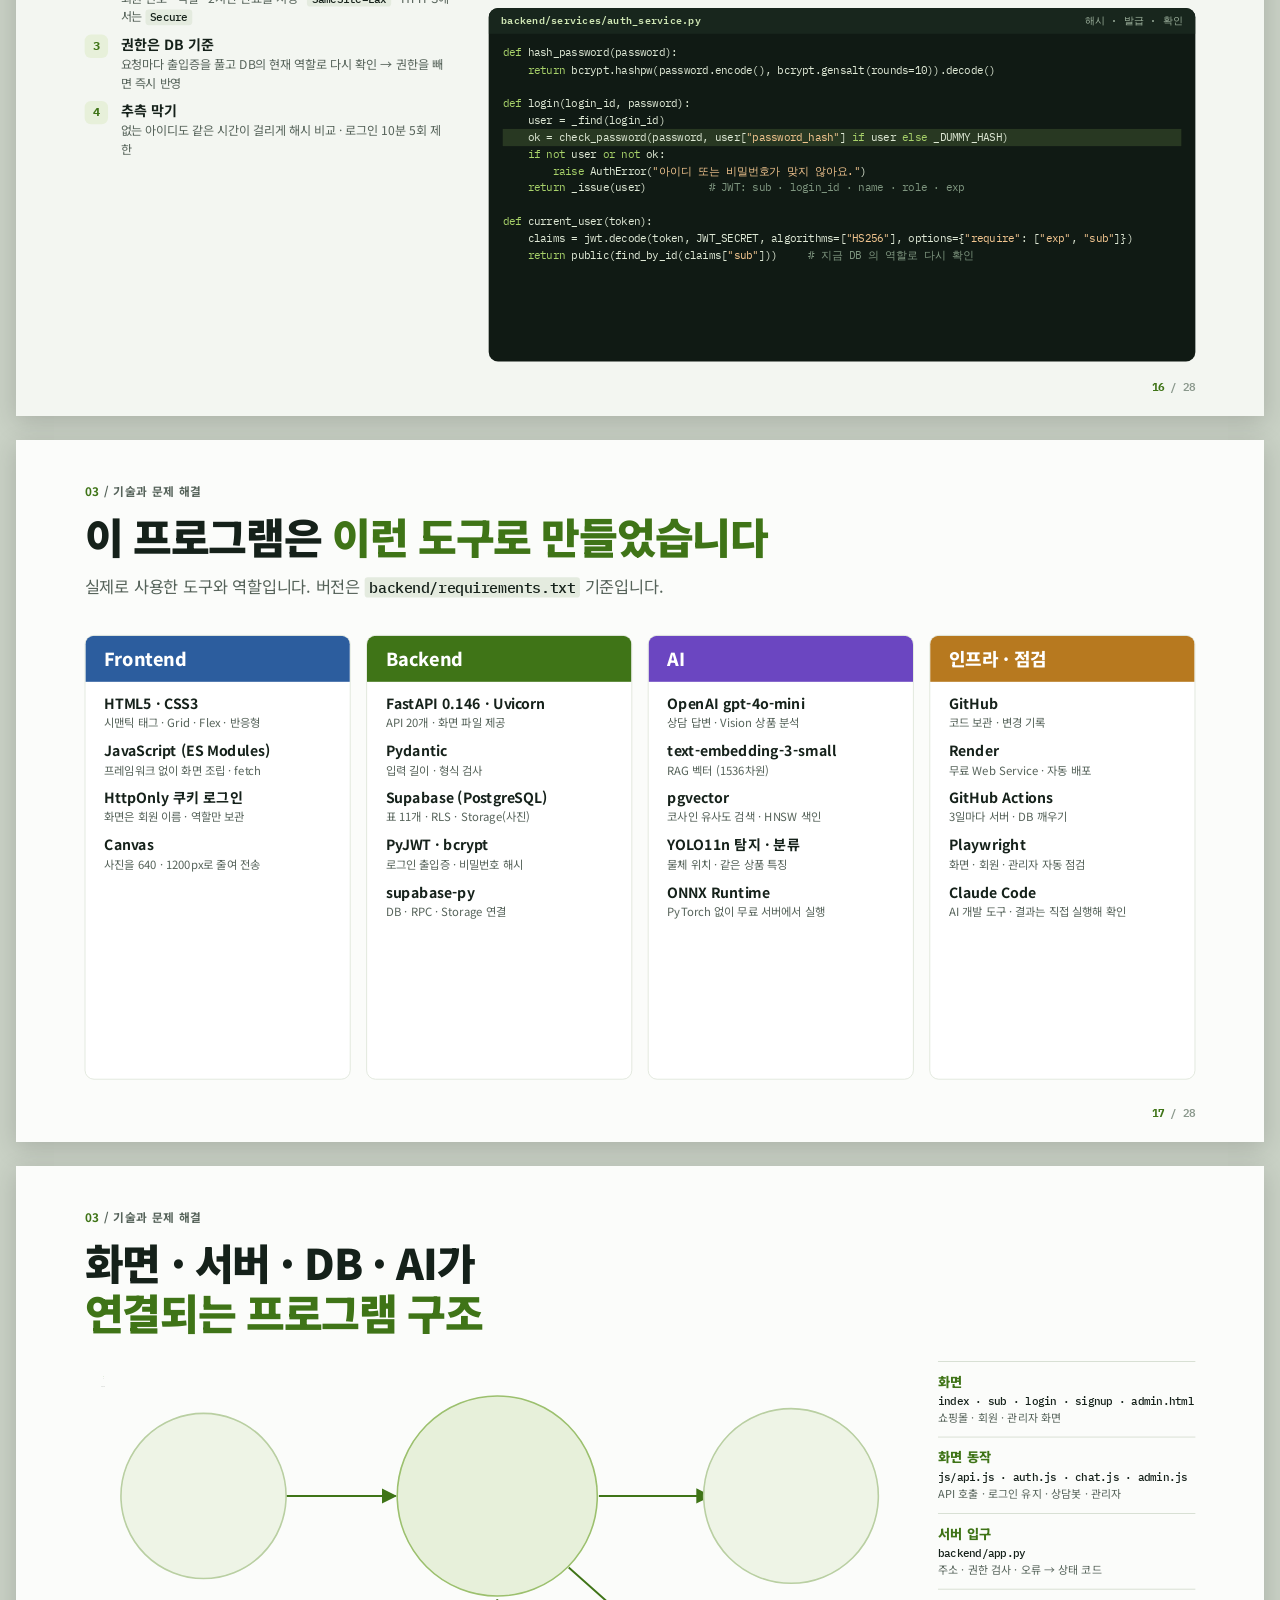
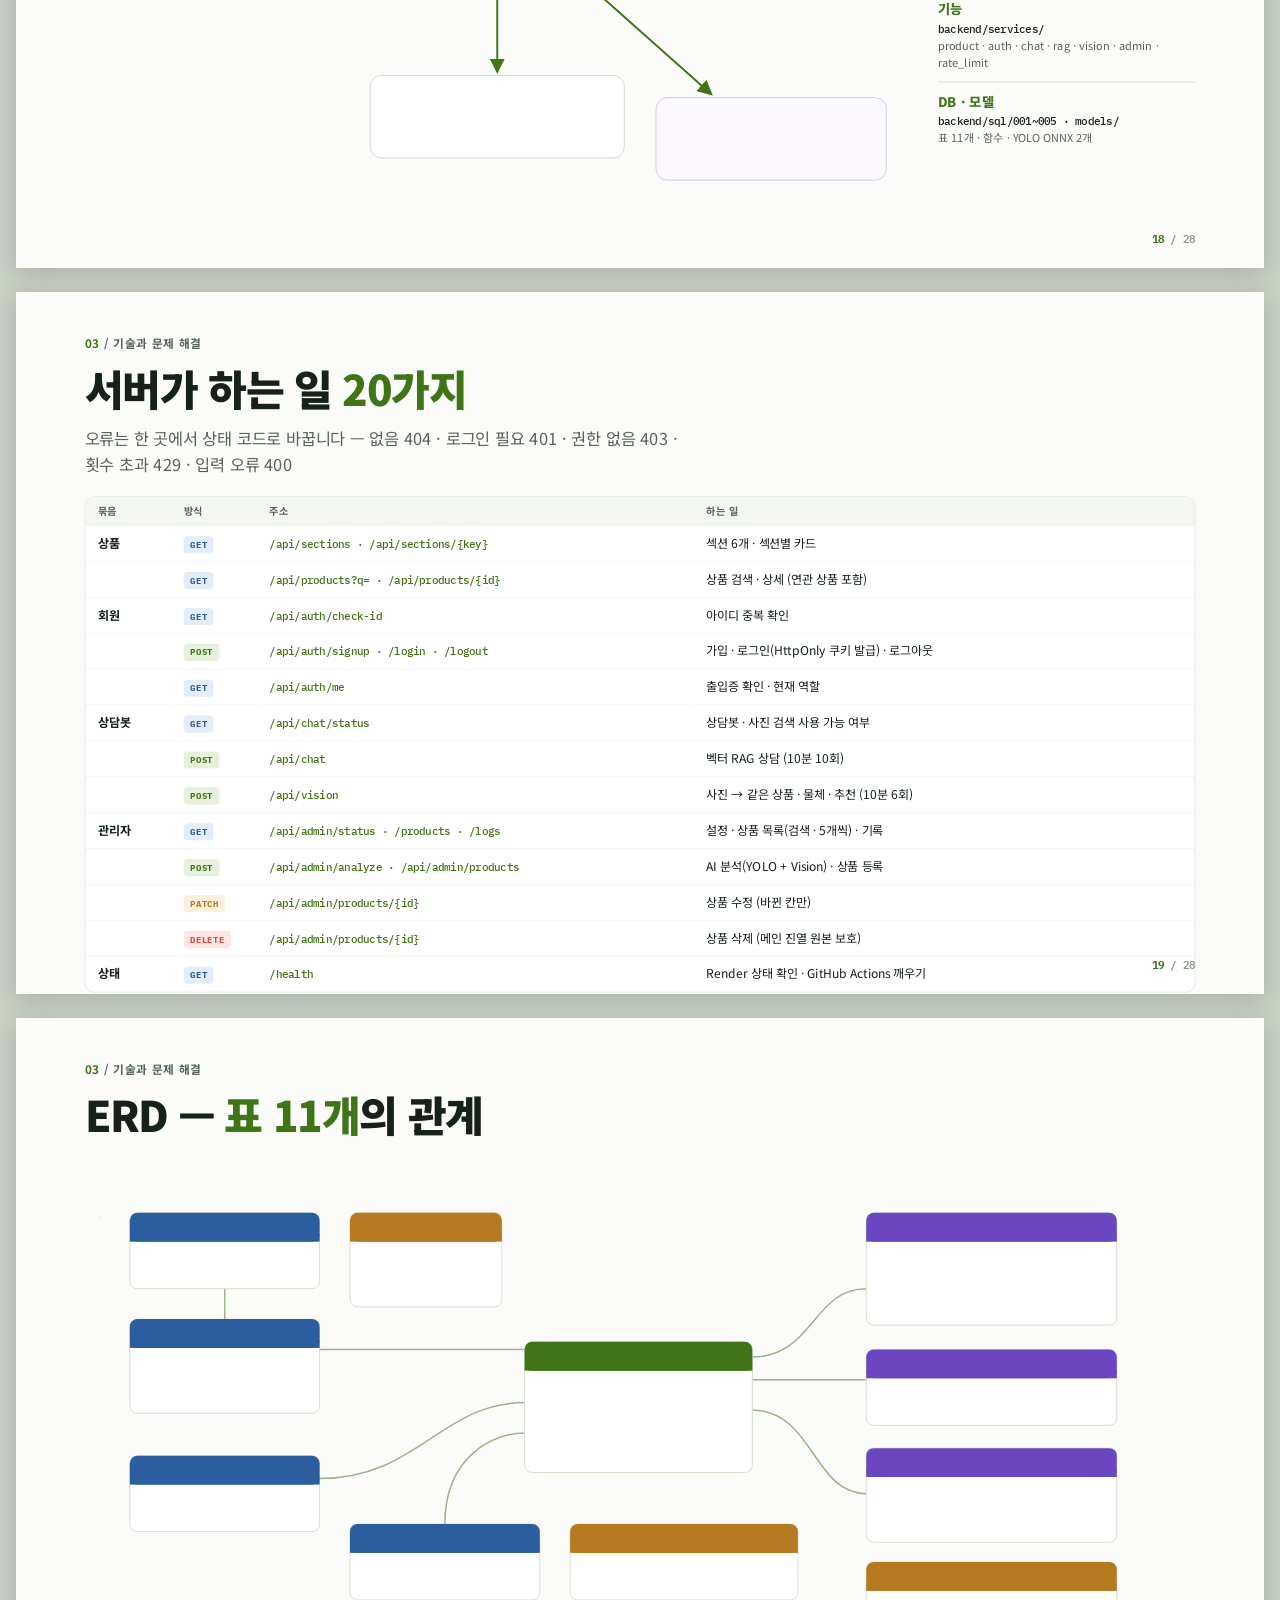
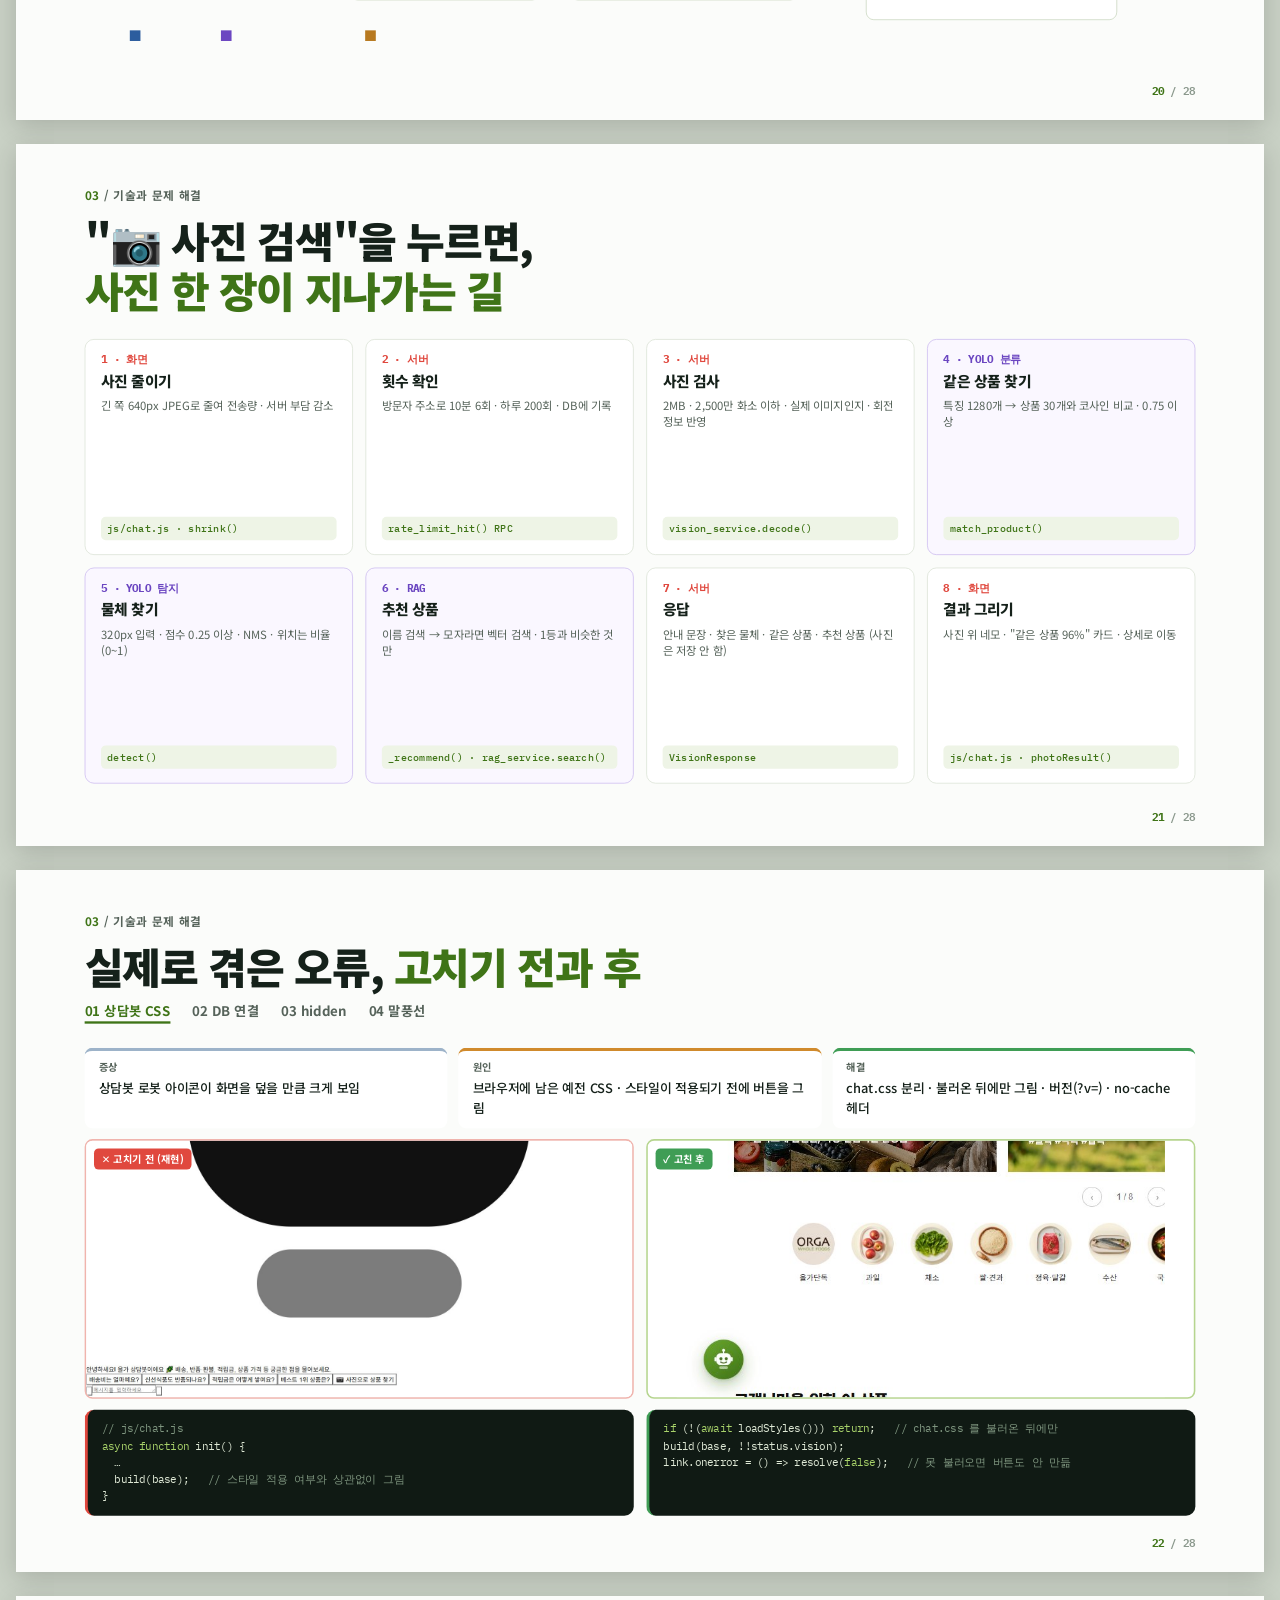
<file: docs/readme/README.html>
<!DOCTYPE html>
<html lang="ko">
<head>
<meta charset="utf-8">
<meta name="viewport" content="width=device-width, initial-scale=1">
<title>ORGA Whole Foods — 포트폴리오</title>
<link rel="preconnect" href="https://fonts.googleapis.com">
<link rel="preconnect" href="https://fonts.gstatic.com" crossorigin>
<link rel="stylesheet" href="https://fonts.googleapis.com/css2?family=IBM+Plex+Mono:wght@400;500;600;700&family=Noto+Sans+KR:wght@400;500;700;900&display=swap">
<style>
:root{
  --bg:#f3f6f1; --paper:#ffffff; --ink:#15211a; --sub:#56635a; --line:#dbe3d6;
  --green:#3f7417; --green-2:#5b8f22; --green-soft:#e7f0da; --blue:#2c5d9e; --blue-soft:#e4ecf7;
  --red:#e0483e; --red-soft:#fde6e3; --amber:#b7791f; --amber-soft:#fbf0dc; --violet:#6b46c1; --violet-soft:#efe9fb;
  --dark:#13201a; --dark-2:#1c2e24; --dark-line:#2c4436; --dark-sub:#a7b8a9;
  --code:#101a14; --code-ink:#dfe9d6;
  --sans:"Noto Sans KR","Malgun Gothic",system-ui,sans-serif; --mono:"IBM Plex Mono",Consolas,monospace; --s:1;
}
*{box-sizing:border-box;margin:0;padding:0}
html,body{background:#c9d1c5}
body{font-family:var(--sans);color:var(--ink);padding:24px 0 48px;display:flex;flex-direction:column;align-items:center;gap:24px}
.frame{width:calc(1600px*var(--s));height:calc(900px*var(--s));flex:none;box-shadow:0 6px 24px rgba(0,0,0,.16)}
.slide{width:1600px;height:900px;position:relative;overflow:hidden;background:var(--bg);transform:scale(var(--s));transform-origin:0 0;padding:58px 88px 64px}
.slide.white{background:#fbfcfa}
.slide.dark{background:var(--dark);color:#eef4ec}
.sec{font:700 15px/1 var(--sans);letter-spacing:.06em;color:var(--sub)}
.sec b{color:var(--green);font-weight:700}
.dark .sec{color:var(--dark-sub)}.dark .sec b{color:#a8d26a}
.h{margin-top:18px;font:900 54px/1.18 var(--sans);letter-spacing:-.03em}
.h em{font-style:normal;color:var(--green)}
.dark .h em{color:#a8d26a}
.h.one{white-space:nowrap}
.lead{margin-top:16px;font:400 21px/1.6 var(--sans);color:var(--sub);max-width:780px}
.dark .lead{color:var(--dark-sub)}
.pn{position:absolute;right:88px;bottom:30px;font:600 14px/1 var(--mono);color:#8a988c}
.pn b{color:var(--green)}
.dark .pn{color:#6f8273}.dark .pn b{color:#a8d26a}
.foot{position:absolute;left:88px;bottom:28px;right:260px;font:400 15px/1.5 var(--sans);color:var(--sub)}
.foot code{font:500 14px var(--mono);color:var(--ink);background:#e7ece3;padding:1px 6px;border-radius:4px}

/* 기능 장: 왼쪽 설명 + 오른쪽 화면 */
.feat{position:absolute;left:88px;right:88px;top:58px;bottom:70px;display:grid;grid-template-columns:520px 1fr;gap:48px}
.feat .left{display:flex;flex-direction:column;min-width:0}
.steps{display:grid;grid-template-columns:repeat(3,1fr);gap:10px;margin-top:26px}
.steps.two{grid-template-columns:repeat(2,1fr)}
.step{background:#e9efe4;border-radius:10px;padding:14px 14px 16px;display:flex;flex-direction:column;gap:5px}
.step i{font:700 13px/1 var(--mono);font-style:normal;color:var(--red);letter-spacing:.06em}
.step b{font:700 18px/1.35 var(--sans)}
.step span{font:400 14.5px/1.5 var(--sans);color:var(--sub)}
.facts{display:grid;grid-template-columns:repeat(2,1fr);gap:12px;margin-top:22px}
.fact{border-left:4px solid var(--green);padding:4px 0 4px 14px}
.fact b{display:block;font:900 30px/1.1 var(--sans);color:var(--green);letter-spacing:-.02em}
.fact span{font:400 15px/1.45 var(--sans);color:var(--sub)}
.note{margin-top:auto;padding-top:16px;border-top:1px solid var(--line);font:400 16px/1.6 var(--sans);color:var(--sub)}
.note b{color:var(--ink)}

/* 브라우저 틀 + 화면 + 번호 */
.win{background:var(--paper);border:1px solid var(--line);border-radius:14px;overflow:visible;box-shadow:0 10px 30px rgba(30,50,30,.10);display:flex;flex-direction:column;min-height:0;align-self:center}
.win .bar{border-radius:14px 14px 0 0;height:44px;flex:none;display:flex;align-items:center;gap:12px;padding:0 18px;background:#eef2ea;border-bottom:1px solid var(--line);font:600 13px/1 var(--mono);letter-spacing:.12em;color:#6b786e}
.win .bar i{width:10px;height:10px;border-radius:50%;background:#d3dbcd;display:inline-block}
.win .cap{flex:none;padding:12px 18px;border-top:1px solid var(--line);font:700 16px/1.3 var(--sans)}
.shot{position:relative;line-height:0}
.shot img{width:100%;display:block}
.hl{position:absolute;border:3px solid var(--red);border-radius:8px;background:rgba(224,72,62,.06);pointer-events:none}
.pin{position:absolute;transform:translate(-17px,-50%);display:flex;align-items:center;gap:8px;z-index:3;white-space:nowrap}
.pin i{width:34px;height:34px;border-radius:50%;background:var(--red);color:#fff;font:700 17px/34px var(--sans);font-style:normal;text-align:center;box-shadow:0 0 0 3px #fff,0 3px 8px rgba(0,0,0,.25);flex:none}
.pin span{background:var(--red);color:#fff;font:700 16px/1 var(--sans);padding:9px 12px;border-radius:7px;box-shadow:0 3px 8px rgba(0,0,0,.2)}
.pin.l{flex-direction:row-reverse;transform:translate(calc(-100% + 17px),-50%)}

/* 코드 */
.codes{display:grid;gap:18px;min-height:0}
.code{background:var(--code);border-radius:12px;overflow:hidden;display:flex;flex-direction:column;min-height:0}
.code .file{flex:none;display:flex;justify-content:space-between;padding:10px 16px;background:#18261d;font:500 13px/1 var(--mono);color:#9fb39f}
.code .file b{color:#cfe6b4;font-weight:600}
.code pre{flex:1;padding:14px 18px;font:400 14px/1.6 var(--mono);color:var(--code-ink);white-space:pre;overflow:hidden}
pre .c{color:#7e957f}pre .k{color:#a8d26a}pre .s{color:#f2c58f}pre .n{color:#8cc8ff}pre .hi{background:rgba(168,210,106,.16);display:inline-block;width:100%}
.del{color:#ff9d92}.add{color:#bfe68a}
.points{display:flex;flex-direction:column;gap:12px;margin-top:22px}
.point{display:grid;grid-template-columns:34px 1fr;gap:12px;align-items:start}
.point i{width:30px;height:30px;border-radius:8px;background:var(--green-soft);color:var(--green);font:700 15px/30px var(--mono);font-style:normal;text-align:center}
.point b{display:block;font:700 18px/1.4 var(--sans)}
.point span{font:400 15.5px/1.55 var(--sans);color:var(--sub)}
.point span b,.lead b,.step span b{display:inline;font:inherit;font-weight:700;color:var(--ink)}
.point code,.lead code,.note code{font:500 .9em var(--mono);background:#e4ebdf;padding:1px 6px;border-radius:4px;color:var(--ink)}

/* 공통 카드 · 표 */
.card{background:var(--paper);border:1px solid var(--line);border-radius:12px;padding:20px 22px;min-width:0}
.card h3{font:700 20px/1.3 var(--sans)}
.card p,.card li{font:400 15.5px/1.6 var(--sans);color:var(--sub)}
.tbl{background:var(--paper);border:1px solid var(--line);border-radius:12px;overflow:hidden}
table{border-collapse:collapse;width:100%}
th,td{text-align:left;padding:10px 16px;border-bottom:1px solid #edf1ea;font:400 15.5px/1.5 var(--sans);vertical-align:top}
th{font:700 13px/1.2 var(--sans);color:var(--sub);background:#f4f7f1;letter-spacing:.02em}
td code{font:500 13.5px var(--mono);color:var(--green)}
tr:last-child td{border-bottom:0}
.tag{display:inline-block;font:700 12px/1 var(--mono);padding:5px 8px;border-radius:5px;letter-spacing:.04em}
.tag.get{background:var(--blue-soft);color:var(--blue)}.tag.post{background:var(--green-soft);color:var(--green)}
.tag.patch{background:var(--amber-soft);color:var(--amber)}.tag.del{background:var(--red-soft);color:var(--red)}
</style>
</head>
<body>

<!-- ================= 01 ================= -->
<div class="frame"><section class="slide dark" id="s01">
<style>
.cover-grid{position:absolute;left:88px;right:88px;top:150px;bottom:90px;display:grid;grid-template-columns:1fr 720px;gap:56px}
.cover-h{font:900 92px/1.02 var(--sans);letter-spacing:-.04em;margin-top:22px}
.cover-h em{font-style:normal;color:#a8d26a}
.cover-sub{margin-top:26px;font:400 23px/1.6 var(--sans);color:var(--dark-sub)}
.chips{display:flex;flex-wrap:wrap;gap:10px;margin-top:34px}
.chip{border:1px solid var(--dark-line);background:var(--dark-2);color:#e6efe3;border-radius:99px;padding:9px 16px;font:600 15px/1 var(--sans)}
.chip.on{background:#a8d26a;border-color:#a8d26a;color:#13201a}
.cover-shot{border-radius:14px;overflow:hidden;border:1px solid var(--dark-line);align-self:center;box-shadow:0 20px 50px rgba(0,0,0,.35)}
.cover-shot img{display:block;width:100%}
.meta{position:absolute;left:88px;bottom:40px;font:500 16px/1.5 var(--sans);color:var(--dark-sub)}
.meta b{color:#eef4ec}
.agenda{position:absolute;left:88px;right:88px;top:250px;display:grid;grid-template-columns:repeat(3,1fr);gap:24px}
.ag{background:var(--paper);border:1px solid var(--line);border-radius:14px;padding:30px 30px 28px;display:flex;flex-direction:column;gap:14px;min-height:430px}
.ag .no{font:900 56px/1 var(--sans);color:var(--green);letter-spacing:-.03em}
.ag h3{font:800 28px/1.25 var(--sans)}
.ag ul{list-style:none;display:flex;flex-direction:column;gap:9px;margin-top:6px}
.ag li{font:400 17px/1.5 var(--sans);color:var(--sub);padding-left:16px;position:relative}
.ag li::before{content:"";position:absolute;left:0;top:.65em;width:6px;height:6px;border-radius:50%;background:var(--green-2)}
.ag .pages{margin-top:auto;font:600 14px/1 var(--mono);color:#8a988c}
.ov{position:absolute;left:88px;right:88px;top:270px;bottom:84px;display:grid;grid-template-columns:600px 1fr;gap:28px}
.ov-l{display:flex;flex-direction:column;gap:14px}
.ov-row{display:grid;grid-template-columns:110px 1fr;gap:14px;padding:14px 0;border-bottom:1px solid var(--line);font:400 17px/1.55 var(--sans);color:var(--sub)}
.ov-row b{font:700 16px/1.55 var(--sans);color:var(--ink)}
.ov-r{display:grid;grid-template-columns:repeat(2,1fr);grid-template-rows:repeat(3,1fr);gap:14px}
.fk{background:var(--paper);border:1px solid var(--line);border-radius:12px;padding:18px 20px;display:flex;flex-direction:column;gap:6px}
.fk i{font:700 13px/1 var(--mono);font-style:normal;color:var(--green);letter-spacing:.06em}
.fk b{font:800 20px/1.3 var(--sans)}
.fk span{font:400 15px/1.5 var(--sans);color:var(--sub)}
.fk.span2{grid-column:1/3}
.map{position:absolute;left:88px;right:88px;top:250px;bottom:80px}
.map svg{width:100%;height:100%}
.nums{position:absolute;left:88px;right:88px;top:270px;display:grid;grid-template-columns:repeat(4,1fr);gap:20px}
.num{background:var(--paper);border:1px solid var(--line);border-radius:14px;padding:26px 26px 24px;display:flex;flex-direction:column;gap:8px;min-height:236px}
.num b{font:900 64px/1 var(--sans);color:var(--green);letter-spacing:-.03em}
.num b small{font:800 26px/1 var(--sans);margin-left:4px}
.num strong{font:700 19px/1.3 var(--sans)}
.num span{font:400 15px/1.55 var(--sans);color:var(--sub)}
</style>

<div class="sec"><b>PORTFOLIO</b> · 고서연 (su4228-prog)</div>
<div class="cover-grid">
  <div>
    <div class="cover-h">ORGA<br>Whole Foods<br><em>AI 쇼핑몰</em></div>
    <p class="cover-sub">유기농 식품 쇼핑몰에 <b style="color:#fff">벡터 RAG 상담봇</b>, <b style="color:#fff">YOLO 사진 상품 찾기</b>,<br><b style="color:#fff">AI 상품등록 관리자</b>, <b style="color:#fff">JWT 회원 기능</b>을 직접 설계 · 구현했습니다.</p>
    <div class="chips"><span class="chip on">● orga-whole-food.onrender.com</span><span class="chip">FastAPI</span><span class="chip">Supabase · pgvector</span><span class="chip">OpenAI</span><span class="chip">YOLO11 · ONNX</span><span class="chip">JWT · bcrypt</span></div>
  </div>
  <div class="cover-shot"><img src="shots/main.jpg" alt=""></div>
</div>
<div class="meta"><b>개인 프로젝트</b> · 기획 · 화면 · 서버 · DB · AI · 배포 전체</div><div class="pn"><b>01</b> / 28</div></section></div>
<!-- ================= 02 ================= -->
<div class="frame"><section class="slide white" id="s02">
<style>
.cover-grid{position:absolute;left:88px;right:88px;top:150px;bottom:90px;display:grid;grid-template-columns:1fr 720px;gap:56px}
.cover-h{font:900 92px/1.02 var(--sans);letter-spacing:-.04em;margin-top:22px}
.cover-h em{font-style:normal;color:#a8d26a}
.cover-sub{margin-top:26px;font:400 23px/1.6 var(--sans);color:var(--dark-sub)}
.chips{display:flex;flex-wrap:wrap;gap:10px;margin-top:34px}
.chip{border:1px solid var(--dark-line);background:var(--dark-2);color:#e6efe3;border-radius:99px;padding:9px 16px;font:600 15px/1 var(--sans)}
.chip.on{background:#a8d26a;border-color:#a8d26a;color:#13201a}
.cover-shot{border-radius:14px;overflow:hidden;border:1px solid var(--dark-line);align-self:center;box-shadow:0 20px 50px rgba(0,0,0,.35)}
.cover-shot img{display:block;width:100%}
.meta{position:absolute;left:88px;bottom:40px;font:500 16px/1.5 var(--sans);color:var(--dark-sub)}
.meta b{color:#eef4ec}
.agenda{position:absolute;left:88px;right:88px;top:250px;display:grid;grid-template-columns:repeat(3,1fr);gap:24px}
.ag{background:var(--paper);border:1px solid var(--line);border-radius:14px;padding:30px 30px 28px;display:flex;flex-direction:column;gap:14px;min-height:430px}
.ag .no{font:900 56px/1 var(--sans);color:var(--green);letter-spacing:-.03em}
.ag h3{font:800 28px/1.25 var(--sans)}
.ag ul{list-style:none;display:flex;flex-direction:column;gap:9px;margin-top:6px}
.ag li{font:400 17px/1.5 var(--sans);color:var(--sub);padding-left:16px;position:relative}
.ag li::before{content:"";position:absolute;left:0;top:.65em;width:6px;height:6px;border-radius:50%;background:var(--green-2)}
.ag .pages{margin-top:auto;font:600 14px/1 var(--mono);color:#8a988c}
.ov{position:absolute;left:88px;right:88px;top:270px;bottom:84px;display:grid;grid-template-columns:600px 1fr;gap:28px}
.ov-l{display:flex;flex-direction:column;gap:14px}
.ov-row{display:grid;grid-template-columns:110px 1fr;gap:14px;padding:14px 0;border-bottom:1px solid var(--line);font:400 17px/1.55 var(--sans);color:var(--sub)}
.ov-row b{font:700 16px/1.55 var(--sans);color:var(--ink)}
.ov-r{display:grid;grid-template-columns:repeat(2,1fr);grid-template-rows:repeat(3,1fr);gap:14px}
.fk{background:var(--paper);border:1px solid var(--line);border-radius:12px;padding:18px 20px;display:flex;flex-direction:column;gap:6px}
.fk i{font:700 13px/1 var(--mono);font-style:normal;color:var(--green);letter-spacing:.06em}
.fk b{font:800 20px/1.3 var(--sans)}
.fk span{font:400 15px/1.5 var(--sans);color:var(--sub)}
.fk.span2{grid-column:1/3}
.map{position:absolute;left:88px;right:88px;top:250px;bottom:80px}
.map svg{width:100%;height:100%}
.nums{position:absolute;left:88px;right:88px;top:270px;display:grid;grid-template-columns:repeat(4,1fr);gap:20px}
.num{background:var(--paper);border:1px solid var(--line);border-radius:14px;padding:26px 26px 24px;display:flex;flex-direction:column;gap:8px;min-height:236px}
.num b{font:900 64px/1 var(--sans);color:var(--green);letter-spacing:-.03em}
.num b small{font:800 26px/1 var(--sans);margin-left:4px}
.num strong{font:700 19px/1.3 var(--sans)}
.num span{font:400 15px/1.55 var(--sans);color:var(--sub)}
</style>

<div class="sec"><b>00</b> / 순서</div>
<div class="h">오늘 이야기할 <em>세 가지</em></div>
<div class="agenda">
  <div class="ag"><div class="no">01</div><h3>프로젝트 소개</h3>
    <ul><li>무엇을 왜 만들었나</li><li>기능 지도</li><li>숫자로 보는 프로젝트</li></ul><div class="pages">03 — 05</div></div>
  <div class="ag"><div class="no">02</div><h3>주요 기능과 구현</h3>
    <ul><li>쇼핑몰 화면 · 상품별 상세</li><li>상담봇 — 벡터 RAG</li><li>사진으로 상품 찾기 — YOLO + RAG</li><li>관리자 — AI 상품등록 · 관리 · 기록</li><li>회원 — JWT · HttpOnly 쿠키 · bcrypt</li></ul><div class="pages">06 — 16 · 기능마다 화면 + 코드</div></div>
  <div class="ag"><div class="no">03</div><h3>기술과 문제 해결</h3>
    <ul><li>사용한 도구</li><li>프로그램 구조 · 서버 기능 · ERD</li><li>사진 한 장이 지나가는 길</li><li>실제로 겪은 오류, 고치기 전과 후</li><li>검증 결과</li></ul><div class="pages">17 — 28</div></div>
</div><div class="pn"><b>02</b> / 28</div></section></div>
<!-- ================= 03 ================= -->
<div class="frame"><section class="slide white" id="s03">
<style>
.cover-grid{position:absolute;left:88px;right:88px;top:150px;bottom:90px;display:grid;grid-template-columns:1fr 720px;gap:56px}
.cover-h{font:900 92px/1.02 var(--sans);letter-spacing:-.04em;margin-top:22px}
.cover-h em{font-style:normal;color:#a8d26a}
.cover-sub{margin-top:26px;font:400 23px/1.6 var(--sans);color:var(--dark-sub)}
.chips{display:flex;flex-wrap:wrap;gap:10px;margin-top:34px}
.chip{border:1px solid var(--dark-line);background:var(--dark-2);color:#e6efe3;border-radius:99px;padding:9px 16px;font:600 15px/1 var(--sans)}
.chip.on{background:#a8d26a;border-color:#a8d26a;color:#13201a}
.cover-shot{border-radius:14px;overflow:hidden;border:1px solid var(--dark-line);align-self:center;box-shadow:0 20px 50px rgba(0,0,0,.35)}
.cover-shot img{display:block;width:100%}
.meta{position:absolute;left:88px;bottom:40px;font:500 16px/1.5 var(--sans);color:var(--dark-sub)}
.meta b{color:#eef4ec}
.agenda{position:absolute;left:88px;right:88px;top:250px;display:grid;grid-template-columns:repeat(3,1fr);gap:24px}
.ag{background:var(--paper);border:1px solid var(--line);border-radius:14px;padding:30px 30px 28px;display:flex;flex-direction:column;gap:14px;min-height:430px}
.ag .no{font:900 56px/1 var(--sans);color:var(--green);letter-spacing:-.03em}
.ag h3{font:800 28px/1.25 var(--sans)}
.ag ul{list-style:none;display:flex;flex-direction:column;gap:9px;margin-top:6px}
.ag li{font:400 17px/1.5 var(--sans);color:var(--sub);padding-left:16px;position:relative}
.ag li::before{content:"";position:absolute;left:0;top:.65em;width:6px;height:6px;border-radius:50%;background:var(--green-2)}
.ag .pages{margin-top:auto;font:600 14px/1 var(--mono);color:#8a988c}
.ov{position:absolute;left:88px;right:88px;top:270px;bottom:84px;display:grid;grid-template-columns:600px 1fr;gap:28px}
.ov-l{display:flex;flex-direction:column;gap:14px}
.ov-row{display:grid;grid-template-columns:110px 1fr;gap:14px;padding:14px 0;border-bottom:1px solid var(--line);font:400 17px/1.55 var(--sans);color:var(--sub)}
.ov-row b{font:700 16px/1.55 var(--sans);color:var(--ink)}
.ov-r{display:grid;grid-template-columns:repeat(2,1fr);grid-template-rows:repeat(3,1fr);gap:14px}
.fk{background:var(--paper);border:1px solid var(--line);border-radius:12px;padding:18px 20px;display:flex;flex-direction:column;gap:6px}
.fk i{font:700 13px/1 var(--mono);font-style:normal;color:var(--green);letter-spacing:.06em}
.fk b{font:800 20px/1.3 var(--sans)}
.fk span{font:400 15px/1.5 var(--sans);color:var(--sub)}
.fk.span2{grid-column:1/3}
.map{position:absolute;left:88px;right:88px;top:250px;bottom:80px}
.map svg{width:100%;height:100%}
.nums{position:absolute;left:88px;right:88px;top:270px;display:grid;grid-template-columns:repeat(4,1fr);gap:20px}
.num{background:var(--paper);border:1px solid var(--line);border-radius:14px;padding:26px 26px 24px;display:flex;flex-direction:column;gap:8px;min-height:236px}
.num b{font:900 64px/1 var(--sans);color:var(--green);letter-spacing:-.03em}
.num b small{font:800 26px/1 var(--sans);margin-left:4px}
.num strong{font:700 19px/1.3 var(--sans)}
.num span{font:400 15px/1.55 var(--sans);color:var(--sub)}
</style>

<div class="sec"><b>01</b> / 프로젝트 소개</div>
<div class="h">식품 쇼핑몰에 <em>AI를 넣으면</em><br>무엇이 편해질까</div>
<div class="ov">
  <div class="ov-l">
    <div class="ov-row"><b>무엇을</b><span>유기농 식품 쇼핑몰 ORGA를 본뜬 웹사이트 — 상품 30개 · 상세 페이지 30개</span></div>
    <div class="ov-row"><b>손님에게</b><span>배송 · 반품 · 적립금을 바로 답하는 상담봇, 사진 한 장으로 같은 상품을 찾는 검색</span></div>
    <div class="ov-row"><b>관리자에게</b><span>사진만 올리면 상품명 · 가격 · 분류가 채워지는 등록 화면, 모든 작업 기록</span></div>
    <div class="ov-row"><b>원칙</b><span>AI는 근거(문서 · DB)로만 답하고, 비밀 키 · 비용 · 권한은 서버가 지킨다</span></div>
    <div class="ov-row"><b>범위</b><span>개인 프로젝트 · 화면 · 서버 · DB · AI · 배포 전체 · Render 무료 서버에 공개</span></div>
  </div>
  <div class="ov-r">
    <div class="fk"><i>FEATURE 1</i><b>쇼핑몰 화면</b><span>메인 6개 섹션 · 상품별 상세 · 반응형</span></div>
    <div class="fk"><i>FEATURE 2</i><b>RAG 상담봇</b><span>pgvector로 근거를 찾아 답하고 출처 표시</span></div>
    <div class="fk"><i>FEATURE 3</i><b>사진으로 상품 찾기</b><span>YOLO 분류 · 탐지 + 벡터 검색 추천</span></div>
    <div class="fk"><i>FEATURE 4</i><b>관리자 AI 상품등록</b><span>YOLO + OpenAI Vision · 검색 · 수정 · 기록</span></div>
    <div class="fk span2"><i>FEATURE 5</i><b>회원 · 권한</b><span>회원가입 · JWT 로그인 유지(HttpOnly 쿠키) · bcrypt · 관리자 역할(role)</span></div>
  </div>
</div><div class="pn"><b>03</b> / 28</div></section></div>
<!-- ================= 04 ================= -->
<div class="frame"><section class="slide white" id="s04">
<style>
.cover-grid{position:absolute;left:88px;right:88px;top:150px;bottom:90px;display:grid;grid-template-columns:1fr 720px;gap:56px}
.cover-h{font:900 92px/1.02 var(--sans);letter-spacing:-.04em;margin-top:22px}
.cover-h em{font-style:normal;color:#a8d26a}
.cover-sub{margin-top:26px;font:400 23px/1.6 var(--sans);color:var(--dark-sub)}
.chips{display:flex;flex-wrap:wrap;gap:10px;margin-top:34px}
.chip{border:1px solid var(--dark-line);background:var(--dark-2);color:#e6efe3;border-radius:99px;padding:9px 16px;font:600 15px/1 var(--sans)}
.chip.on{background:#a8d26a;border-color:#a8d26a;color:#13201a}
.cover-shot{border-radius:14px;overflow:hidden;border:1px solid var(--dark-line);align-self:center;box-shadow:0 20px 50px rgba(0,0,0,.35)}
.cover-shot img{display:block;width:100%}
.meta{position:absolute;left:88px;bottom:40px;font:500 16px/1.5 var(--sans);color:var(--dark-sub)}
.meta b{color:#eef4ec}
.agenda{position:absolute;left:88px;right:88px;top:250px;display:grid;grid-template-columns:repeat(3,1fr);gap:24px}
.ag{background:var(--paper);border:1px solid var(--line);border-radius:14px;padding:30px 30px 28px;display:flex;flex-direction:column;gap:14px;min-height:430px}
.ag .no{font:900 56px/1 var(--sans);color:var(--green);letter-spacing:-.03em}
.ag h3{font:800 28px/1.25 var(--sans)}
.ag ul{list-style:none;display:flex;flex-direction:column;gap:9px;margin-top:6px}
.ag li{font:400 17px/1.5 var(--sans);color:var(--sub);padding-left:16px;position:relative}
.ag li::before{content:"";position:absolute;left:0;top:.65em;width:6px;height:6px;border-radius:50%;background:var(--green-2)}
.ag .pages{margin-top:auto;font:600 14px/1 var(--mono);color:#8a988c}
.ov{position:absolute;left:88px;right:88px;top:270px;bottom:84px;display:grid;grid-template-columns:600px 1fr;gap:28px}
.ov-l{display:flex;flex-direction:column;gap:14px}
.ov-row{display:grid;grid-template-columns:110px 1fr;gap:14px;padding:14px 0;border-bottom:1px solid var(--line);font:400 17px/1.55 var(--sans);color:var(--sub)}
.ov-row b{font:700 16px/1.55 var(--sans);color:var(--ink)}
.ov-r{display:grid;grid-template-columns:repeat(2,1fr);grid-template-rows:repeat(3,1fr);gap:14px}
.fk{background:var(--paper);border:1px solid var(--line);border-radius:12px;padding:18px 20px;display:flex;flex-direction:column;gap:6px}
.fk i{font:700 13px/1 var(--mono);font-style:normal;color:var(--green);letter-spacing:.06em}
.fk b{font:800 20px/1.3 var(--sans)}
.fk span{font:400 15px/1.5 var(--sans);color:var(--sub)}
.fk.span2{grid-column:1/3}
.map{position:absolute;left:88px;right:88px;top:250px;bottom:80px}
.map svg{width:100%;height:100%}
.nums{position:absolute;left:88px;right:88px;top:270px;display:grid;grid-template-columns:repeat(4,1fr);gap:20px}
.num{background:var(--paper);border:1px solid var(--line);border-radius:14px;padding:26px 26px 24px;display:flex;flex-direction:column;gap:8px;min-height:236px}
.num b{font:900 64px/1 var(--sans);color:var(--green);letter-spacing:-.03em}
.num b small{font:800 26px/1 var(--sans);margin-left:4px}
.num strong{font:700 19px/1.3 var(--sans)}
.num span{font:400 15px/1.55 var(--sans);color:var(--sub)}
</style>

<div class="sec"><b>01</b> / 프로젝트 소개</div>
<div class="h one">ORGA의 기능을 <em>한 장에</em></div>
<div class="map"><svg viewBox="0 0 1424 560" font-family="Noto Sans KR, sans-serif">
  <g stroke="#b9c8b0" stroke-width="2" fill="none">
    <path d="M712 280 L250 110"/><path d="M712 280 L250 450"/><path d="M712 280 L1174 110"/><path d="M712 280 L1174 450"/><path d="M712 280 L712 500"/>
  </g>
  <circle cx="712" cy="280" r="104" fill="#3f7417"/>
  <text x="712" y="270" text-anchor="middle" fill="#fff" font-size="34" font-weight="900">ORGA</text>
  <text x="712" y="306" text-anchor="middle" fill="#dcebc6" font-size="18" font-weight="700">AI 쇼핑몰</text>
  <g font-size="17" fill="#56635a">
    <rect x="60" y="34" width="380" height="156" rx="14" fill="#fff" stroke="#dbe3d6"/>
    <text x="84" y="74" font-size="23" font-weight="800" fill="#15211a">상담봇 · 벡터 RAG</text>
    <text x="84" y="108">질문 임베딩 → pgvector 유사도 검색</text><text x="84" y="134">안내 12 · 상품 30 조각 · 출처 표시</text><text x="84" y="160">가격 · 순위 · 반품 기준은 서버 계산</text>
    <rect x="60" y="374" width="380" height="156" rx="14" fill="#fff" stroke="#dbe3d6"/>
    <text x="84" y="414" font-size="23" font-weight="800" fill="#15211a">사진으로 상품 찾기</text>
    <text x="84" y="448">YOLO 분류 특징 → 같은 상품 찾기</text><text x="84" y="474">YOLO 탐지 → 물체 위치 · 이름</text><text x="84" y="500">이름으로 벡터 검색 → 추천</text>
    <rect x="984" y="34" width="380" height="156" rx="14" fill="#fff" stroke="#dbe3d6"/>
    <text x="1008" y="74" font-size="23" font-weight="800" fill="#15211a">관리자</text>
    <text x="1008" y="108">사진 → YOLO + OpenAI Vision 자동 입력</text><text x="1008" y="134">검색 · 5개씩 페이지 · 수정 · 삭제</text><text x="1008" y="160">작업 기록 · AI 분석 기록 · 즉시 반영</text>
    <rect x="984" y="374" width="380" height="156" rx="14" fill="#fff" stroke="#dbe3d6"/>
    <text x="1008" y="414" font-size="23" font-weight="800" fill="#15211a">회원 · 권한</text>
    <text x="1008" y="448">가입 · 로그인 (JWT · HttpOnly 쿠키)</text><text x="1008" y="474">bcrypt 해시 · 시도 횟수 제한</text><text x="1008" y="500">role=admin 만 관리자 화면</text>
    <rect x="522" y="420" width="380" height="132" rx="14" fill="#fff" stroke="#dbe3d6"/>
    <text x="546" y="458" font-size="23" font-weight="800" fill="#15211a">쇼핑몰 화면</text>
    <text x="546" y="490">메인 6개 섹션 · 상품별 상세 30개</text><text x="546" y="516">이미지 확대 · 수량 계산 · 반응형</text>
  </g>
</svg></div><div class="pn"><b>04</b> / 28</div></section></div>
<!-- ================= 05 ================= -->
<div class="frame"><section class="slide white" id="s05">
<style>
.cover-grid{position:absolute;left:88px;right:88px;top:150px;bottom:90px;display:grid;grid-template-columns:1fr 720px;gap:56px}
.cover-h{font:900 92px/1.02 var(--sans);letter-spacing:-.04em;margin-top:22px}
.cover-h em{font-style:normal;color:#a8d26a}
.cover-sub{margin-top:26px;font:400 23px/1.6 var(--sans);color:var(--dark-sub)}
.chips{display:flex;flex-wrap:wrap;gap:10px;margin-top:34px}
.chip{border:1px solid var(--dark-line);background:var(--dark-2);color:#e6efe3;border-radius:99px;padding:9px 16px;font:600 15px/1 var(--sans)}
.chip.on{background:#a8d26a;border-color:#a8d26a;color:#13201a}
.cover-shot{border-radius:14px;overflow:hidden;border:1px solid var(--dark-line);align-self:center;box-shadow:0 20px 50px rgba(0,0,0,.35)}
.cover-shot img{display:block;width:100%}
.meta{position:absolute;left:88px;bottom:40px;font:500 16px/1.5 var(--sans);color:var(--dark-sub)}
.meta b{color:#eef4ec}
.agenda{position:absolute;left:88px;right:88px;top:250px;display:grid;grid-template-columns:repeat(3,1fr);gap:24px}
.ag{background:var(--paper);border:1px solid var(--line);border-radius:14px;padding:30px 30px 28px;display:flex;flex-direction:column;gap:14px;min-height:430px}
.ag .no{font:900 56px/1 var(--sans);color:var(--green);letter-spacing:-.03em}
.ag h3{font:800 28px/1.25 var(--sans)}
.ag ul{list-style:none;display:flex;flex-direction:column;gap:9px;margin-top:6px}
.ag li{font:400 17px/1.5 var(--sans);color:var(--sub);padding-left:16px;position:relative}
.ag li::before{content:"";position:absolute;left:0;top:.65em;width:6px;height:6px;border-radius:50%;background:var(--green-2)}
.ag .pages{margin-top:auto;font:600 14px/1 var(--mono);color:#8a988c}
.ov{position:absolute;left:88px;right:88px;top:270px;bottom:84px;display:grid;grid-template-columns:600px 1fr;gap:28px}
.ov-l{display:flex;flex-direction:column;gap:14px}
.ov-row{display:grid;grid-template-columns:110px 1fr;gap:14px;padding:14px 0;border-bottom:1px solid var(--line);font:400 17px/1.55 var(--sans);color:var(--sub)}
.ov-row b{font:700 16px/1.55 var(--sans);color:var(--ink)}
.ov-r{display:grid;grid-template-columns:repeat(2,1fr);grid-template-rows:repeat(3,1fr);gap:14px}
.fk{background:var(--paper);border:1px solid var(--line);border-radius:12px;padding:18px 20px;display:flex;flex-direction:column;gap:6px}
.fk i{font:700 13px/1 var(--mono);font-style:normal;color:var(--green);letter-spacing:.06em}
.fk b{font:800 20px/1.3 var(--sans)}
.fk span{font:400 15px/1.5 var(--sans);color:var(--sub)}
.fk.span2{grid-column:1/3}
.map{position:absolute;left:88px;right:88px;top:250px;bottom:80px}
.map svg{width:100%;height:100%}
.nums{position:absolute;left:88px;right:88px;top:270px;display:grid;grid-template-columns:repeat(4,1fr);gap:20px}
.num{background:var(--paper);border:1px solid var(--line);border-radius:14px;padding:26px 26px 24px;display:flex;flex-direction:column;gap:8px;min-height:236px}
.num b{font:900 64px/1 var(--sans);color:var(--green);letter-spacing:-.03em}
.num b small{font:800 26px/1 var(--sans);margin-left:4px}
.num strong{font:700 19px/1.3 var(--sans)}
.num span{font:400 15px/1.55 var(--sans);color:var(--sub)}
</style>

<div class="sec"><b>01</b> / 프로젝트 소개</div>
<div class="h one">숫자로 보는 <em>ORGA</em></div>
<div class="nums">
  <div class="num"><b>30<small>개</small></b><strong>상품 · 상세 페이지</strong><span>상품마다 자기 상세 페이지 · 관리자 화면에서 바로 추가</span></div>
  <div class="num"><b>20<small>개</small></b><strong>FastAPI 엔드포인트</strong><span>상품 · 회원 · 상담봇 · 사진 · 관리자 · 상태</span></div>
  <div class="num"><b>11<small>개</small></b><strong>Supabase 표</strong><span>상품 · 벡터 · 사진 특징 · 회원 · 기록 · 횟수 제한</span></div>
  <div class="num"><b>42<small>조각</small></b><strong>RAG 벡터</strong><span>이용 안내 12 + 상품 설명 30 · 1536차원</span></div>
  <div class="num"><b>22<small>/22</small></b><strong>상담봇 질문 점검</strong><span>배송 · 반품 · 가격 · 순위 · 문서 밖 · 규칙 무시</span></div>
  <div class="num"><b>90<small>/90</small></b><strong>사진 → 같은 상품</strong><span>잘라내고 밝기를 바꾼 상품 사진 모두 정답</span></div>
  <div class="num"><b>150<small>MB</small></b><strong>YOLO 메모리</strong><span>PyTorch 없이 ONNX · 무료 서버 512MB 안</span></div>
  <div class="num"><b>0<small>건</small></b><strong>공개 코드의 비밀 키</strong><span>키는 서버 환경 변수에만 · 출입증은 HttpOnly 쿠키</span></div>
</div><div class="pn"><b>05</b> / 28</div></section></div>
<!-- ================= 06 ================= -->
<div class="frame"><section class="slide " id="s06">
<div class="feat" style="grid-template-columns:470px 1fr">
  <div class="left"><div class="sec"><b>02</b> / 주요 기능</div>
    <div class="h">상품 30개,<br><em>각자의 상세 페이지</em></div>
    <p class="lead">메인 6개 섹션의 카드를 누르면 <code>sub.html?id=번호</code>로 그 상품의 상세가 열립니다.</p>
    <div class="steps">
      <div class="step"><i>STEP 1</i><b>섹션 카드</b><span>API로 받은 데이터로 6개 섹션 렌더링</span></div>
      <div class="step"><i>STEP 2</i><b>상품 상세</b><span>이름 · 가격 · 할인 · 보관 · 연관 상품</span></div>
      <div class="step"><i>STEP 3</i><b>주문 영역</b><span>수량 × 판매가 즉시 계산</span></div>
    </div>
    <div class="facts">
      <div class="fact"><b>33 → 30</b><span>카드 33개 · 같은 상품은 DB에 1줄</span></div>
      <div class="fact"><b>320 ~ 1440px</b><span>11가지 폭에서 가로 넘침 0</span></div>
    </div>
    <p class="note">데이터는 <b>API → 실패 시 예비 JSON</b> 순서로 읽어, 서버가 잠깐 멈춰도 화면은 유지됩니다.</p>
  </div>
  <div style="display:grid;grid-template-rows:1fr 1fr;gap:20px;min-height:0;justify-items:center;align-items:center">
    <div class="win" style="width:540px"><div class="bar"><i></i><i></i><i></i>ORGA / MAIN</div><div class="shot"><img src="shots/main.jpg" alt=""><div class="pin" style="left:6.2%;top:17.8%"><i>1</i><span>배너 슬라이더</span></div><div class="pin" style="left:12.2%;top:74.95%"><i>2</i><span>카테고리 12개</span></div><div class="pin l" style="left:74.4%;top:4.35%"><i>3</i><span>회원 메뉴</span></div></div></div>
    <div class="win" style="width:540px"><div class="bar"><i></i><i></i><i></i>ORGA / sub.html?id=3</div><div class="shot"><img src="shots/detail.jpg" alt=""><div class="pin l" style="left:88.6%;top:31.65%"><i>4</i><span>상품 정보</span></div><div class="pin l" style="left:88.6%;top:43.75%"><i>5</i><span>할인 · 가격</span></div><div class="pin l" style="left:88.6%;top:83.75%"><i>6</i><span>수량 · 주문금액</span></div></div></div>
  </div>
</div>
<div class="foot">구현: <code>js/api.js</code> · <code>js/01~06_fetch_*.js</code> · <code>js/sub.js</code> · <code>services/product_service.py</code></div><div class="pn"><b>06</b> / 28</div></section></div>
<!-- ================= 07 ================= -->
<div class="frame"><section class="slide " id="s07">
<div class="feat">
  <div class="left"><div class="sec"><b>02</b> / 주요 기능</div>
    <div class="h">근거를 찾아서<br><em>답하는 상담봇</em></div>
    <p class="lead">질문과 뜻이 가까운 이용 안내 · 상품 설명만 <b>벡터 검색(RAG)</b>으로 골라 답하고, 근거로 쓴 자료를 함께 보여줍니다.</p>
    <div class="steps">
      <div class="step"><i>STEP 1</i><b>질문</b><span>이어지는 질문은 앞 질문까지 함께 검색</span></div>
      <div class="step"><i>STEP 2</i><b>근거로 답변</b><span>안내 4조각 · 상품 3개 + 서버 계산 사실</span></div>
      <div class="step"><i>STEP 3</i><b>출처 표시</b><span>"참고: 적립금"</span></div>
    </div>
    <div class="facts">
      <div class="fact"><b>22 / 22</b><span>시험 질문 모두 정답 (문서 밖 · 규칙 무시 포함)</span></div>
      <div class="fact"><b>10회 / 10분</b><span>한 사람당 질문 제한 · DB에 기록</span></div>
    </div>
    <p class="note">문서에 없는 질문은 지어내지 않고 <b>"확인되지 않는 내용"</b>으로 답하도록 규칙을 정했습니다.</p>
  </div>
  <div class="win" style="width:640px"><div class="bar"><i></i><i></i><i></i>ORGA / 상담봇</div><div class="shot"><img src="shots/rag.jpg" alt=""><div class="pin l" style="left:32.4%;top:37.75%"><i>1</i><span>질문</span></div><div class="pin" style="left:56.4%;top:42.3%"><i>2</i><span>근거로 만든 답변</span></div><div class="pin" style="left:49.099999999999994%;top:61.449999999999996%"><i>3</i><span>참고한 자료</span></div></div><div class="cap">왼쪽 아래 로봇 버튼 · 모든 페이지 공통</div></div>
</div>
<div class="foot">구현: <code>services/rag_service.py</code> · <code>services/chat_service.py</code> · <code>sql/002_vector_rag.sql</code> · <code>js/chat.js</code></div><div class="pn"><b>07</b> / 28</div></section></div>
<!-- ================= 08 ================= -->
<div class="frame"><section class="slide " id="s08">
<div class="feat" style="grid-template-columns:470px 1fr">
  <div class="left"><div class="sec"><b>02</b> / 주요 기능</div>
    <div class="h">RAG는<br><em>이렇게 동작합니다</em></div>
    <div class="points">
      <div class="point"><i>1</i><div><b>조각 만들기 · 저장</b><span>이용 안내를 제목(##) 단위 12조각, 상품 30개를 1조각씩 → <code>text-embedding-3-small</code>로 1536차원 벡터 → <code>rag_chunks</code></span></div></div>
      <div class="point"><i>2</i><div><b>비슷한 조각 찾기</b><span>질문 벡터와 코사인 거리(<code>&lt;=&gt;</code>)가 가까운 순으로 <code>match_rag_chunks</code> 함수가 반환 · HNSW 색인</span></div></div>
      <div class="point"><i>3</i><div><b>근거만 넘기기</b><span>찾은 조각 + 가격 · 순위 · 반품 기준 같은 <b>서버 계산 사실</b>을 <code>gpt-4o-mini</code>에 전달</span></div></div>
      <div class="point"><i>4</i><div><b>안전장치</b><span>검색 실패 시 문서 전체 방식으로 자동 전환 · 1등과 점수가 비슷한 자료만 출처로 표시</span></div></div>
    </div>
  </div>
  <div class="codes" style="grid-template-rows:auto auto 1fr">
    <div class="code"><div class="file"><b>backend/services/rag_service.py</b><span>조각 저장 · 검색</span></div><pre style="font-size:13.5px"><span class="k">def</span> rebuild() -&gt; int:
    chunks = policy_chunks() + product_chunks()          <span class="c"># 안내 12 + 상품 30</span>
    vectors = embed([c[<span class="s">&quot;content&quot;</span>] <span class="k">for</span> c <span class="k">in</span> chunks])      <span class="c"># text-embedding-3-small</span>
    db.table(<span class="s">&quot;rag_chunks&quot;</span>).insert([{**c, <span class="s">&quot;embedding&quot;</span>: v} <span class="k">for</span> c, v <span class="k">in</span> zip(chunks, vectors)])

<span class="k">def</span> search(query, source=<span class="k">None</span>, k=5, vector=<span class="k">None</span>):
    vec = vector <span class="k">or</span> embed([query])[0]
    <span class="k">return</span> get_client().rpc(<span class="s">&quot;match_rag_chunks&quot;</span>, {<span class="s">&quot;query_embedding&quot;</span>: vec,
        <span class="s">&quot;match_count&quot;</span>: k, <span class="s">&quot;filter_source&quot;</span>: source}).execute().data</pre></div>
    <div class="code"><div class="file"><b>backend/sql/002_vector_rag.sql</b><span>pgvector 코사인 유사도</span></div><pre style="font-size:13.5px"><span class="k">create</span> <span class="k">function</span> match_rag_chunks(query_embedding vector(1536), match_count <span class="k">int</span>, filter_source <span class="k">text</span>)
<span class="k">returns</span> <span class="k">table</span> (id <span class="k">bigint</span>, title <span class="k">text</span>, content <span class="k">text</span>, similarity <span class="k">float</span>) <span class="k">as</span> $$
  <span class="k">select</span> id, title, content, 1 - (embedding &lt;=&gt; query_embedding) <span class="k">as</span> similarity
  <span class="k">from</span> rag_chunks <span class="k">where</span> filter_source is <span class="k">null</span> <span class="k">or</span> source = filter_source
  <span class="k">order</span> <span class="k">by</span> embedding &lt;=&gt; query_embedding <span class="k">limit</span> match_count;
$$;</pre></div>
    <div class="code"><div class="file"><b>backend/services/chat_service.py</b><span>질문 → 근거 → 답변</span></div><pre style="font-size:13.5px"><span class="k">def</span> _retrieve(question, recent_user):
    query = f<span class="s">&quot;{recent_user} {question}&quot;</span>.strip()[-500:]   <span class="c"># 이어지는 질문은 앞 질문까지</span>
    vec = rag_service.embed([query])[0]
<span class="hi">    policy = rag_service.search(query, <span class="s">&quot;policy&quot;</span>, POLICY_K, vec)      <span class="c"># 안내 4조각</span></span>
<span class="hi">    products = rag_service.search(query, <span class="s">&quot;product&quot;</span>, PRODUCT_K, vec)  <span class="c"># 상품 3개</span></span>
    ...
context = f<span class="s">&quot;[이용 안내]\n{policy}\n\n[관련 상품 설명]\n{product_docs}\n\n[요약 사실]\n{summary}&quot;</span></pre></div>
  </div>
</div><div class="pn"><b>08</b> / 28</div></section></div>
<!-- ================= 09 ================= -->
<div class="frame"><section class="slide " id="s09">
<div class="feat">
  <div class="left"><div class="sec"><b>02</b> / 주요 기능</div>
    <div class="h">사진 한 장으로<br><em>같은 상품 찾기</em></div>
    <p class="lead">YOLO 두 가지 모델과 RAG를 함께 씁니다. <b>분류 모델</b>은 같은 상품을, <b>탐지 모델</b>은 사진 속 식품을 찾고, 그 이름으로 <b>벡터 검색</b>해 함께 볼 상품을 고릅니다.</p>
    <div class="steps">
      <div class="step"><i>STEP 1</i><b>YOLO 탐지</b><span>식품 위치 · 이름 표시</span></div>
      <div class="step"><i>STEP 2</i><b>YOLO 분류</b><span>상품 30개 사진과 특징 비교</span></div>
      <div class="step"><i>STEP 3</i><b>RAG 추천</b><span>찾은 이름으로 벡터 검색</span></div>
    </div>
    <div class="facts">
      <div class="fact"><b>90 / 90</b><span>잘라내고 밝기를 바꾼 상품 사진 모두 정답</span></div>
      <div class="fact"><b>약 150MB</b><span>PyTorch 없이 ONNX · 무료 서버 512MB 안</span></div>
    </div>
    <p class="note">배너 · 아이콘처럼 상품이 아닌 사진은 일치도 최고 0.70 → <b>0.75 이상만 "같은 상품"</b>으로 판단합니다.</p>
  </div>
  <div class="win" style="width:520px"><div class="bar"><i></i><i></i><i></i>ORGA / 상담봇 · 📷</div><div class="shot"><img src="shots/vision.jpg" alt=""><div class="pin" style="left:49.2%;top:20.2%"><i>1</i><span>YOLO 탐지</span></div><div class="pin" style="left:53.0%;top:60.75%"><i>2</i><span>같은 상품 96%</span></div><div class="pin" style="left:53.0%;top:74.7%"><i>3</i><span>분류 · 탐지 · 벡터 검색</span></div><div class="pin" style="left:13.899999999999999%;top:82.55%"><i>4</i><span>사진 올리기</span></div></div></div>
</div>
<div class="foot">구현: <code>services/vision_service.py</code> · <code>models/yolo11n_320.onnx</code> · <code>models/yolo11n_cls_features.onnx</code> · <code>js/chat.js</code></div><div class="pn"><b>09</b> / 28</div></section></div>
<!-- ================= 10 ================= -->
<div class="frame"><section class="slide " id="s10">
<div class="feat" style="grid-template-columns:470px 1fr">
  <div class="left"><div class="sec"><b>02</b> / 주요 기능</div>
    <div class="h">무료 서버에서<br><em>YOLO 두 개 돌리기</em></div>
    <div class="points">
      <div class="point"><i>1</i><div><b>ONNX로 변환</b><span>탐지 YOLO11n은 320px 입력, 분류 YOLO11n은 마지막 층 전 <b>특징 1280개</b>만 꺼내도록 변환 → PyTorch 없이 ONNX Runtime</span></div></div>
      <div class="point"><i>2</i><div><b>같은 상품 = 특징 비교</b><span>상품 30개 사진 특징을 <code>product_photo_vectors</code>에 저장 · 올린 사진 특징과 내적(코사인)</span></div></div>
      <div class="point"><i>3</i><div><b>탐지 결과 직접 해석</b><span>출력 (후보, 4+80)에서 점수 0.25 이상 · 같은 종류끼리 NMS로 겹침 제거</span></div></div>
      <div class="point"><i>4</i><div><b>추천은 RAG로</b><span>"병" → "병에 담긴 청 병조림" 같은 검색어로 상품 벡터 검색 · 1등과 비슷한 것만</span></div></div>
    </div>
  </div>
  <div class="codes" style="grid-template-rows:auto 1fr">
    <div class="code"><div class="file"><b>backend/services/vision_service.py</b><span>같은 상품 찾기</span></div><pre style="font-size:13.5px"><span class="k">def</span> photo_vector(img) -&gt; np.ndarray:
    <span class="s">&quot;&quot;</span><span class="s">&quot;사진 → YOLO 분류 모델의 특징 1280개 (길이 1로 맞춤)&quot;</span><span class="s">&quot;&quot;</span>
    x = center_crop(img, 224) / 255.0
    v = _load(FEATURE_FILE).run(<span class="k">None</span>, {<span class="s">&quot;images&quot;</span>: x})[0][0]
    <span class="k">return</span> v / np.linalg.norm(v)

<span class="k">def</span> match_product(img):
    ids, matrix = _product_vectors()          <span class="c"># 상품 30개 사진 특징 (5분 캐시)</span>
<span class="hi">    scores = matrix @ photo_vector(img)        <span class="c"># 코사인 유사도</span></span>
    best = int(scores.argmax())
<span class="hi">    <span class="k">if</span> scores[best] &lt; SAME_PRODUCT:            <span class="c"># 0.75 미만이면 같은 상품 아님</span></span>
        <span class="k">return</span> <span class="k">None</span>
    <span class="k">return</span> {<span class="s">&quot;product_id&quot;</span>: ids[best], <span class="s">&quot;similarity&quot;</span>: round(float(scores[best]), 3)}</pre></div>
    <div class="code"><div class="file"><b>backend/services/vision_service.py</b><span>사진 한 장 → 추천</span></div><pre style="font-size:13.5px"><span class="k">def</span> photo_search(data_url):
    img = decode(data_url)
<span class="hi">    match = match_product(img)                     <span class="c"># ① YOLO 분류 → 같은 상품</span></span>
<span class="hi">    detections = detect(img)                       <span class="c"># ② YOLO 탐지 → 사과 · 병 · 그릇 …</span></span>
    names, query = search_terms(detections)
<span class="hi">    products = _recommend(names, query)            <span class="c"># ③ 이름 검색 + 벡터 검색(RAG)</span></span>

<span class="k">def</span> _recommend(names, query, k=3):
    hits = rag_service.search(query, <span class="s">&quot;product&quot;</span>, k + 2)
    top = hits[0][<span class="s">&quot;similarity&quot;</span>]
    ids += [c[<span class="s">&quot;metadata&quot;</span>][<span class="s">&quot;product_id&quot;</span>] <span class="k">for</span> c <span class="k">in</span> hits <span class="k">if</span> c[<span class="s">&quot;similarity&quot;</span>] &gt;= top - SIMILAR_GAP]</pre></div>
  </div>
</div><div class="pn"><b>10</b> / 28</div></section></div>
<!-- ================= 11 ================= -->
<div class="frame"><section class="slide " id="s11">
<div class="feat" style="grid-template-columns:440px 1fr">
  <div class="left"><div class="sec"><b>02</b> / 주요 기능</div>
    <div class="h">사진만 올리면<br><em>정보가 채워진다</em></div>
    <p class="lead">관리자 페이지에서 상품 사진을 올리면 YOLO가 물체 위치를, OpenAI Vision이 상품명 · 가격 · 분류 · 보관을 추천합니다.</p>
    <div class="steps">
      <div class="step"><i>STEP 1</i><b>YOLO</b><span>물체 위치 표시</span></div>
      <div class="step"><i>STEP 2</i><b>Vision</b><span>추천 + 근거</span></div>
      <div class="step"><i>STEP 3</i><b>확인 후 등록</b><span>사람이 최종 결정</span></div>
    </div>
    <div class="facts">
      <div class="fact"><b>약 2초</b><span>사진 → 입력칸 자동 완성</span></div>
      <div class="fact"><b>즉시 반영</b><span>상세 · 검색 · 상담봇 · 사진 검색</span></div>
    </div>
    <p class="note">AI 결과는 <code>ai_analysis_logs</code>에, 등록은 <code>admin_action_logs</code>에 작업자와 함께 남습니다.</p>
  </div>
  <div class="win" style="width:100%"><div class="bar"><i></i><i></i><i></i>ORGA / admin.html</div><div class="shot"><img src="shots/admin_ai.jpg" alt=""><div class="hl" style="left:22.8%;top:47.6%;width:17.0%;height:15.6%"></div><div class="pin" style="left:39.8%;top:47.6%"><i>1</i><span>YOLO 사과 84%</span></div><div class="pin" style="left:47.2%;top:88.89999999999999%"><i>2</i><span>Vision 추천 · 근거</span></div><div class="pin l" style="left:88.9%;top:32.05%"><i>3</i><span>자동 입력</span></div><div class="pin l" style="left:88.9%;top:66.95%"><i>4</i><span>확인 후 등록</span></div></div><div class="cap">role=admin 계정만 들어올 수 있는 관리자 페이지</div></div>
</div>
<div class="foot">구현: <code>admin.html</code> · <code>js/admin.js</code> · <code>services/admin_service.py</code> · <code>sql/003_admin.sql</code></div><div class="pn"><b>11</b> / 28</div></section></div>
<!-- ================= 12 ================= -->
<div class="frame"><section class="slide " id="s12">
<div class="feat" style="grid-template-columns:470px 1fr">
  <div class="left"><div class="sec"><b>02</b> / 주요 기능</div>
    <div class="h">YOLO와 Vision의<br><em>역할을 나눴습니다</em></div>
    <div class="points">
      <div class="point"><i>1</i><div><b>YOLO 결과를 힌트로</b><span>"사과(84%)" 같은 탐지 결과와 쇼핑몰 상품 가격 예시를 프롬프트에 함께 넣어 추천을 맞춤</span></div></div>
      <div class="point"><i>2</i><div><b>JSON으로만 받기</b><span><code>response_format=json_object</code> · 분류는 정해진 목록에서만, 가격은 10원 단위 · 범위 검사</span></div></div>
      <div class="point"><i>3</i><div><b>등록 = 5곳에 기록</b><span>products · Storage 사진 · product_images · 작업 기록 · 분석 기록과 상품 연결</span></div></div>
      <div class="point"><i>4</i><div><b>AI에 바로 반영</b><span>그 상품만 RAG 조각을 다시 만들고, 사진 특징도 저장 → 상담봇 · 사진 검색이 바로 앎</span></div></div>
    </div>
  </div>
  <div class="codes" style="grid-template-rows:auto 1fr">
    <div class="code"><div class="file"><b>backend/services/admin_service.py — analyze()</b><span>YOLO 힌트 + Vision JSON</span></div><pre style="font-size:13.5px">detections = vision_service.detect(img)                    <span class="c"># YOLO</span>
yolo_text = <span class="s">&quot;, &quot;</span>.join(f<span class="s">&quot;{d[&#x27;label_ko&#x27;]}({round(d[&#x27;score&#x27;] * 100)}%)&quot;</span> <span class="k">for</span> d <span class="k">in</span> detections)
<span class="hi">prompt = VISION_PROMPT.format(categories=<span class="s">&quot;, &quot;</span>.join(CATEGORIES), yolo=yolo_text,</span>
                              prices=_price_examples())     <span class="c"># 쇼핑몰 가격 예시</span>
res = OpenAI(...).chat.completions.create(model=OPENAI_MODEL,
    messages=[{<span class="s">&quot;role&quot;</span>: <span class="s">&quot;user&quot;</span>, <span class="s">&quot;content&quot;</span>: [{<span class="s">&quot;type&quot;</span>: <span class="s">&quot;text&quot;</span>, <span class="s">&quot;text&quot;</span>: prompt},
              {<span class="s">&quot;type&quot;</span>: <span class="s">&quot;image_url&quot;</span>, <span class="s">&quot;image_url&quot;</span>: {<span class="s">&quot;url&quot;</span>: data_url, <span class="s">&quot;detail&quot;</span>: <span class="s">&quot;low&quot;</span>}}]}],
    response_format={<span class="s">&quot;type&quot;</span>: <span class="s">&quot;json_object&quot;</span>})
<span class="hi">result[<span class="s">&quot;category&quot;</span>] = raw[<span class="s">&quot;category&quot;</span>] <span class="k">if</span> raw[<span class="s">&quot;category&quot;</span>] <span class="k">in</span> CATEGORIES <span class="k">else</span> <span class="s">&quot;기타&quot;</span></span></pre></div>
    <div class="code"><div class="file"><b>backend/services/admin_service.py — create_product()</b><span>등록 = 저장 · 기록 · AI 반영</span></div><pre style="font-size:13.5px">url = _upload(image)                                         <span class="c"># Supabase Storage (JPEG 재저장)</span>
row = db.table(<span class="s">&quot;products&quot;</span>).insert({**fields, <span class="s">&quot;image&quot;</span>: url, <span class="s">&quot;source&quot;</span>: <span class="s">&quot;admin&quot;</span>}).execute().data[0]
db.table(<span class="s">&quot;product_images&quot;</span>).insert({<span class="s">&quot;product_id&quot;</span>: row[<span class="s">&quot;id&quot;</span>], <span class="s">&quot;url&quot;</span>: url})
db.table(<span class="s">&quot;ai_analysis_logs&quot;</span>).update({<span class="s">&quot;product_id&quot;</span>: row[<span class="s">&quot;id&quot;</span>]}).eq(<span class="s">&quot;id&quot;</span>, analysis_id)
_log(<span class="s">&quot;create&quot;</span>, row[<span class="s">&quot;id&quot;</span>], row[<span class="s">&quot;name&quot;</span>], {...}, ip, actor)    <span class="c"># 작업자 아이디</span>
<span class="hi">_after_change(row[<span class="s">&quot;id&quot;</span>])                                      <span class="c"># 상담봇 캐시 · RAG 조각</span></span>
<span class="hi">vision_service.save_product_vector(row[<span class="s">&quot;id&quot;</span>], url)          <span class="c"># 사진 검색 특징</span></span></pre></div>
  </div>
</div><div class="pn"><b>12</b> / 28</div></section></div>
<!-- ================= 13 ================= -->
<div class="frame"><section class="slide " id="s13">
<div class="feat" style="grid-template-columns:440px 1fr">
  <div class="left"><div class="sec"><b>02</b> / 주요 기능</div>
    <div class="h">찾고, 고치고,<br><em>기록이 남는다</em></div>
    <p class="lead">상품명 · 분류로 검색하고 5개씩 나눠 보며, 표에서 바로 수정 · 삭제합니다. 모든 변경은 전 → 후 값과 작업자가 기록됩니다.</p>
    <div class="steps two">
      <div class="step"><i>STEP 1</i><b>검색 · 페이지</b><span>상품명 · 분류 · 5개 단위</span></div>
      <div class="step"><i>STEP 2</i><b>수정 PATCH</b><span>바뀐 칸만 전송</span></div>
      <div class="step"><i>STEP 3</i><b>삭제 DELETE</b><span>메인 진열 원본은 보호</span></div>
      <div class="step"><i>STEP 4</i><b>작업 기록</b><span>판매가: 130000 → 12340</span></div>
    </div>
    <p class="note">삭제하면 상품 사진 파일 · RAG 조각 · 사진 특징까지 함께 정리합니다.</p>
  </div>
  <div class="win" style="width:100%"><div class="bar"><i></i><i></i><i></i>ORGA / admin.html · 상품 관리</div><div class="shot"><img src="shots/admin_list.jpg" alt=""><div class="hl" style="left:78.6%;top:18.2%;width:3.6%;height:4.0%"></div><div class="hl" style="left:82.7%;top:18.2%;width:3.6%;height:4.0%"></div><div class="pin l" style="left:68.1%;top:8.5%"><i>1</i><span>검색</span></div><div class="pin l" style="left:78.6%;top:18.2%"><i>2</i><span>수정 · 삭제</span></div><div class="pin" style="left:49.95%;top:60.8%"><i>3</i><span>5개씩</span></div><div class="pin" style="left:49.0%;top:79.9%"><i>4</i><span>작업 기록</span></div></div></div>
</div>
<div class="foot">구현: <code>js/admin.js</code> · <code>services/admin_service.py</code> · <code>admin_action_logs</code> · <code>ai_analysis_logs</code></div><div class="pn"><b>13</b> / 28</div></section></div>
<!-- ================= 14 ================= -->
<div class="frame"><section class="slide " id="s14">
<div class="feat" style="grid-template-columns:470px 1fr">
  <div class="left"><div class="sec"><b>02</b> / 주요 기능</div>
    <div class="h">권한은 화면이 아니라<br><em>서버가 검사합니다</em></div>
    <div class="points">
      <div class="point"><i>1</i><div><b>모든 관리자 API에 같은 검사</b><span>FastAPI <code>Depends(admin_user)</code> — 출입증 확인 후 <b>DB의 현재 역할</b>이 admin일 때만</span></div></div>
      <div class="point"><i>2</i><div><b>위조 요청 차단</b><span>쿠키로 로그인한 상태에서 데이터를 바꾸려면 사이트만 붙이는 머리말이 필요 → 다른 사이트에서 보낸 요청은 403</span></div></div>
      <div class="point"><i>3</i><div><b>DB에서 나눠 가져오기</b><span><code>count="exact"</code> + <code>range()</code>로 5개씩 · 검색어는 특수문자 제거 후 <code>ilike</code></span></div></div>
      <div class="point"><i>4</i><div><b>바뀐 값만 기록</b><span>수정 전 값과 비교해 달라진 칸만 before / after로 저장</span></div></div>
    </div>
  </div>
  <div class="codes" style="grid-template-rows:auto auto">
    <div class="code"><div class="file"><b>backend/app.py</b><span>관리자 API 공통 검사</span></div><pre style="font-size:13.5px"><span class="k">def</span> admin_user(request: Request) -&gt; dict:
<span class="hi">    <span class="k">if</span> (request.method <span class="k">not</span> <span class="k">in</span> (<span class="s">&quot;GET&quot;</span>, <span class="s">&quot;HEAD&quot;</span>) <span class="k">and</span> request.cookies.get(SESSION_COOKIE)</span>
<span class="hi">            <span class="k">and</span> request.headers.get(<span class="s">&quot;x-requested-with&quot;</span>) != <span class="s">&quot;orga&quot;</span>):</span>
        <span class="k">raise</span> ForbiddenError(<span class="s">&quot;허용되지 않은 요청이에요.&quot;</span>)       <span class="c"># 위조 요청 차단</span>
<span class="hi">    <span class="k">return</span> auth_service.require_admin(session_token(request))    <span class="c"># role=admin 만</span></span>

@app.delete(<span class="s">&quot;/api/admin/products/{product_id}&quot;</span>)
<span class="k">def</span> admin_delete(product_id: int, who=Depends(visitor), admin=Depends(admin_user)):
    <span class="k">return</span> admin_service.delete_product(product_id, who, admin[<span class="s">&quot;login_id&quot;</span>])</pre></div>
    <div class="code"><div class="file"><b>backend/services/admin_service.py</b><span>검색 · 페이지 · 변경 기록</span></div><pre style="font-size:13.5px">query = get_client().table(<span class="s">&quot;products&quot;</span>).select(<span class="s">&quot;*&quot;</span>, count=<span class="s">&quot;exact&quot;</span>)
<span class="k">if</span> q:
    query = query.or_(f<span class="s">&quot;name.ilike.*{q}*,category.ilike.*{q}*&quot;</span>)
res = query.order(<span class="s">&quot;id&quot;</span>, desc=<span class="k">True</span>).range(start, start + size - 1).execute()

changed = {k: {<span class="s">&quot;before&quot;</span>: before.get(k), <span class="s">&quot;after&quot;</span>: v}
           <span class="k">for</span> k, v <span class="k">in</span> fields.items() <span class="k">if</span> before.get(k) != v}
_log(<span class="s">&quot;update&quot;</span>, pid, row[<span class="s">&quot;name&quot;</span>], changed, ip, actor)</pre></div>
  </div>
</div><div class="pn"><b>14</b> / 28</div></section></div>
<!-- ================= 15 ================= -->
<div class="frame"><section class="slide " id="s15">
<div class="feat" style="grid-template-columns:440px 1fr">
  <div class="left"><div class="sec"><b>02</b> / 주요 기능</div>
    <div class="h">가입 즉시 로그인,<br><em>새로고침해도 유지</em></div>
    <p class="lead">아이디 중복 확인 · 비밀번호 규칙 안내 · 아이디 저장 · 비밀번호 보기를 넣고, 로그인하면 헤더가 회원 메뉴로 바뀝니다.</p>
    <div class="steps">
      <div class="step"><i>STEP 1</i><b>로그인</b><span>2시간 유지</span></div>
      <div class="step"><i>STEP 2</i><b>회원가입</b><span>중복 · 규칙 확인</span></div>
      <div class="step"><i>STEP 3</i><b>회원 메뉴</b><span>관리자만 "관리자"</span></div>
    </div>
    <div style="margin-top:22px"><div class="win" style="width:100%"><div class="bar"><i></i><i></i><i></i>ORGA / 로그인 후 헤더</div><div class="shot"><img src="shots/header.jpg" alt=""><div class="pin l" style="left:91.5%;top:34.2%"><i>3</i><span>관리자 메뉴</span></div></div></div></div>
    <p class="note">출입증은 <b>HttpOnly 쿠키</b> — 화면의 스크립트가 읽을 수 없습니다.</p>
  </div>
  <div style="display:grid;grid-template-columns:1.25fr 1fr;gap:18px;align-items:center;min-height:0">
    <div class="win" style="width:100%"><div class="bar"><i></i><i></i><i></i>ORGA / login.html</div><div class="shot"><img src="shots/login.jpg" alt=""><div class="pin l" style="left:35.0%;top:34.6%"><i>1</i><span>아이디 · 비밀번호</span></div></div></div>
    <div class="win" style="width:100%"><div class="bar"><i></i><i></i><i></i>ORGA / signup.html</div><div class="shot"><img src="shots/signup.jpg" alt=""><div class="pin l" style="left:80.0%;top:13.8%"><i>2</i><span>중복 확인</span></div></div></div>
  </div>
</div>
<div class="foot">구현: <code>login.html</code> · <code>signup.html</code> · <code>js/auth.js</code> · <code>services/auth_service.py</code> · <code>sql/004_users.sql</code></div><div class="pn"><b>15</b> / 28</div></section></div>
<!-- ================= 16 ================= -->
<div class="frame"><section class="slide " id="s16">
<div class="feat" style="grid-template-columns:470px 1fr">
  <div class="left"><div class="sec"><b>02</b> / 주요 기능</div>
    <div class="h">로그인은 JWT,<br><em>비밀번호는 bcrypt</em></div>
    <div class="points">
      <div class="point"><i>1</i><div><b>비밀번호는 bcrypt 해시만</b><span>일부러 느리고 매번 소금을 섞어, 유출돼도 대입 공격 · 같은 값 노출이 어렵게 (SHA-256 대신)</span></div></div>
      <div class="point"><i>2</i><div><b>JWT를 HttpOnly 쿠키로</b><span>회원 번호 · 역할 · 2시간 만료를 서명 · <code>SameSite=Lax</code> · HTTPS에서는 <code>Secure</code></span></div></div>
      <div class="point"><i>3</i><div><b>권한은 DB 기준</b><span>요청마다 출입증을 풀고 DB의 현재 역할로 다시 확인 → 권한을 빼면 즉시 반영</span></div></div>
      <div class="point"><i>4</i><div><b>추측 막기</b><span>없는 아이디도 같은 시간이 걸리게 해시 비교 · 로그인 10분 5회 제한</span></div></div>
    </div>
  </div>
  <div class="codes" style="grid-template-rows:auto auto">
    <div class="code"><div class="file"><b>backend/app.py — 로그인 응답</b><span>쿠키 발급</span></div><pre style="font-size:13.5px"><span class="k">def</span> _with_session(request, issued) -&gt; JSONResponse:
    <span class="c"># 출입증은 HttpOnly 쿠키로만, 화면에는 회원 정보와 만료 시각만</span>
    response = JSONResponse({<span class="s">&quot;user&quot;</span>: issued[<span class="s">&quot;user&quot;</span>], <span class="s">&quot;expires_at&quot;</span>: issued[<span class="s">&quot;expires_at&quot;</span>]})
<span class="hi">    response.set_cookie(<span class="s">&quot;orga_session&quot;</span>, issued[<span class="s">&quot;token&quot;</span>], max_age=JWT_EXPIRE_SEC,</span>
<span class="hi">                        httponly=<span class="k">True</span>, secure=https, samesite=<span class="s">&quot;lax&quot;</span>, path=<span class="s">&quot;/&quot;</span>)</span>
    <span class="k">return</span> response</pre></div>
    <div class="code"><div class="file"><b>backend/services/auth_service.py</b><span>해시 · 발급 · 확인</span></div><pre style="font-size:13.5px"><span class="k">def</span> hash_password(password):
    <span class="k">return</span> bcrypt.hashpw(password.encode(), bcrypt.gensalt(rounds=10)).decode()

<span class="k">def</span> login(login_id, password):
    user = _find(login_id)
<span class="hi">    ok = check_password(password, user[<span class="s">&quot;password_hash&quot;</span>] <span class="k">if</span> user <span class="k">else</span> _DUMMY_HASH)</span>
    <span class="k">if</span> <span class="k">not</span> user <span class="k">or</span> <span class="k">not</span> ok:
        <span class="k">raise</span> AuthError(<span class="s">&quot;아이디 또는 비밀번호가 맞지 않아요.&quot;</span>)
    <span class="k">return</span> _issue(user)          <span class="c"># JWT: sub · login_id · name · role · exp</span>

<span class="k">def</span> current_user(token):
    claims = jwt.decode(token, JWT_SECRET, algorithms=[<span class="s">&quot;HS256&quot;</span>], options={<span class="s">&quot;require&quot;</span>: [<span class="s">&quot;exp&quot;</span>, <span class="s">&quot;sub&quot;</span>]})
    <span class="k">return</span> public(find_by_id(claims[<span class="s">&quot;sub&quot;</span>]))     <span class="c"># 지금 DB 의 역할로 다시 확인</span></pre></div>
  </div>
</div><div class="pn"><b>16</b> / 28</div></section></div>
<!-- ================= 17 ================= -->
<div class="frame"><section class="slide white" id="s17">
<style>
.tools{position:absolute;left:88px;right:88px;top:250px;bottom:80px;display:grid;grid-template-columns:repeat(4,1fr);gap:20px}
.tool{background:var(--paper);border:1px solid var(--line);border-radius:12px;overflow:hidden;display:flex;flex-direction:column}
.tool h3{padding:18px 24px;color:#fff;font:800 23px/1 var(--sans)}
.tool ul{list-style:none;padding:16px 24px;display:flex;flex-direction:column;gap:13px}
.tool li b{display:block;font:700 18px/1.3 var(--sans)}
.tool li span{font:400 14.5px/1.45 var(--sans);color:var(--sub)}
.arch{position:absolute;left:88px;right:88px;top:250px;bottom:80px;display:grid;grid-template-columns:1fr 330px;gap:36px}
.arch svg{width:100%;height:100%}
.files{display:flex;flex-direction:column;gap:0}
.files div{padding:14px 0;border-top:1px solid #cfd9c9}
.files b{display:block;font:800 17px/1.3 var(--sans);color:var(--green)}
.files code{font:500 14px/1.6 var(--mono);color:var(--ink)}
.files span{display:block;font:400 14px/1.5 var(--sans);color:var(--sub)}
.wide{position:absolute;left:88px;right:88px;top:250px;bottom:80px}
.erd{position:absolute;left:88px;right:88px;top:240px;bottom:76px}
.erd svg{width:100%;height:100%}
.path{position:absolute;left:88px;right:88px;top:250px;bottom:80px;display:grid;grid-template-columns:repeat(4,1fr);grid-template-rows:1fr 1fr;gap:16px}
.ps{background:var(--paper);border:1px solid var(--line);border-radius:12px;padding:18px 20px;display:flex;flex-direction:column;gap:8px;position:relative}
.ps i{font:800 14px/1 var(--mono);font-style:normal;color:var(--red)}
.ps b{font:800 19px/1.3 var(--sans)}
.ps span{font:400 14.5px/1.5 var(--sans);color:var(--sub)}
.ps code{margin-top:auto;font:500 12.5px/1.45 var(--mono);color:var(--green);background:#eef4e6;border-radius:6px;padding:6px 8px}
.ps.ai{border-color:#cdbdf0;background:#faf7ff}.ps.ai i{color:var(--violet)}
.fix{position:absolute;left:88px;right:88px;top:228px;bottom:72px;display:grid;grid-template-columns:repeat(3,1fr);grid-template-rows:auto 1fr auto;gap:14px}
.fc{background:var(--paper);border-radius:10px;padding:14px 18px;border-top:4px solid var(--line)}
.fc small{display:block;font:700 13px/1 var(--sans);color:var(--sub);margin-bottom:8px}
.fc p{font:500 16.5px/1.5 var(--sans)}
.fc.s{border-top-color:#9db3c9}.fc.c{border-top-color:#d08a2c}.fc.r{border-top-color:#3f9d55}
.ba{grid-column:1/4;display:grid;grid-template-columns:1fr 1fr;gap:16px;min-height:0}
.bai{position:relative;border-radius:10px;overflow:hidden;background:#fff;border:2px solid var(--line);min-height:0}
.bai img{position:absolute;inset:0;width:100%;height:100%;object-fit:contain}
.bai.cover img{object-fit:cover;object-position:top center}
.bai.b{border-color:#f0b4ad}.bai.a{border-color:#b6d58f}
.bai em{position:absolute;left:10px;top:10px;z-index:2;font:700 13px/1 var(--sans);font-style:normal;color:#fff;padding:7px 10px;border-radius:6px}
.bai.b em{background:var(--red)}.bai.a em{background:#3f9d55}
.bacode{grid-column:1/4;display:grid;grid-template-columns:1fr 1fr;gap:16px}
.bacode pre{font-size:13.5px !important}
.code.b{border-left:4px solid var(--red)}.code.a{border-left:4px solid #3f9d55}
.tc2{position:absolute;left:88px;right:88px;top:250px;bottom:72px;display:grid;grid-template-columns:1fr 1fr;gap:24px}
.twocol{display:flex;flex-direction:column;gap:12px;min-height:0}
.twocol h3{font:800 22px/1.3 var(--sans)}
.twocol .row3{display:grid;grid-template-columns:repeat(3,1fr);gap:10px}
.twocol .fc p{font-size:15px}
.ver{position:absolute;left:88px;right:88px;top:250px;bottom:80px;display:grid;grid-template-columns:1fr 430px;gap:24px}
.cause{display:flex;flex-direction:column;gap:12px}
.cb{display:grid;grid-template-columns:150px 1fr 40px;align-items:center;gap:12px;font:600 16px/1.3 var(--sans)}
.cb .bar{height:22px;border-radius:6px;background:var(--green-2)}
.cb b{font:800 18px/1 var(--mono);color:var(--green)}
.learn{position:absolute;left:88px;right:88px;top:270px;bottom:90px;display:grid;grid-template-columns:repeat(3,1fr);gap:22px}
.ln{background:var(--dark-2);border:1px solid var(--dark-line);border-radius:14px;padding:28px;display:flex;flex-direction:column;gap:14px}
.ln i{font:900 44px/1 var(--sans);font-style:normal;color:#a8d26a}
.ln b{font:800 23px/1.35 var(--sans);color:#fff}
.ln span{font:400 17px/1.65 var(--sans);color:var(--dark-sub)}
</style>
<div class="sec"><b>03</b> / 기술과 문제 해결</div>
<div class="h one">이 프로그램은 <em>이런 도구로 만들었습니다</em></div>
<p class="lead">실제로 사용한 도구와 역할입니다. 버전은 <code>backend/requirements.txt</code> 기준입니다.</p>
<div class="tools">
  <div class="tool"><h3 style="background:#2c5d9e">Frontend</h3><ul>
    <li><b>HTML5 · CSS3</b><span>시맨틱 태그 · Grid · Flex · 반응형</span></li>
    <li><b>JavaScript (ES Modules)</b><span>프레임워크 없이 화면 조립 · fetch</span></li>
    <li><b>HttpOnly 쿠키 로그인</b><span>화면은 회원 이름 · 역할만 보관</span></li>
    <li><b>Canvas</b><span>사진을 640 · 1200px로 줄여 전송</span></li></ul></div>
  <div class="tool"><h3 style="background:#3f7417">Backend</h3><ul>
    <li><b>FastAPI 0.146 · Uvicorn</b><span>API 20개 · 화면 파일 제공</span></li>
    <li><b>Pydantic</b><span>입력 길이 · 형식 검사</span></li>
    <li><b>Supabase (PostgreSQL)</b><span>표 11개 · RLS · Storage(사진)</span></li>
    <li><b>PyJWT · bcrypt</b><span>로그인 출입증 · 비밀번호 해시</span></li>
    <li><b>supabase-py</b><span>DB · RPC · Storage 연결</span></li></ul></div>
  <div class="tool"><h3 style="background:#6b46c1">AI</h3><ul>
    <li><b>OpenAI gpt-4o-mini</b><span>상담 답변 · Vision 상품 분석</span></li>
    <li><b>text-embedding-3-small</b><span>RAG 벡터 (1536차원)</span></li>
    <li><b>pgvector</b><span>코사인 유사도 검색 · HNSW 색인</span></li>
    <li><b>YOLO11n 탐지 · 분류</b><span>물체 위치 · 같은 상품 특징</span></li>
    <li><b>ONNX Runtime</b><span>PyTorch 없이 무료 서버에서 실행</span></li></ul></div>
  <div class="tool"><h3 style="background:#b7791f">인프라 · 점검</h3><ul>
    <li><b>GitHub</b><span>코드 보관 · 변경 기록</span></li>
    <li><b>Render</b><span>무료 Web Service · 자동 배포</span></li>
    <li><b>GitHub Actions</b><span>3일마다 서버 · DB 깨우기</span></li>
    <li><b>Playwright</b><span>화면 · 회원 · 관리자 자동 점검</span></li>
    <li><b>Claude Code</b><span>AI 개발 도구 · 결과는 직접 실행해 확인</span></li></ul></div>
</div><div class="pn"><b>17</b> / 28</div></section></div>
<!-- ================= 18 ================= -->
<div class="frame"><section class="slide white" id="s18">
<style>
.tools{position:absolute;left:88px;right:88px;top:250px;bottom:80px;display:grid;grid-template-columns:repeat(4,1fr);gap:20px}
.tool{background:var(--paper);border:1px solid var(--line);border-radius:12px;overflow:hidden;display:flex;flex-direction:column}
.tool h3{padding:18px 24px;color:#fff;font:800 23px/1 var(--sans)}
.tool ul{list-style:none;padding:16px 24px;display:flex;flex-direction:column;gap:13px}
.tool li b{display:block;font:700 18px/1.3 var(--sans)}
.tool li span{font:400 14.5px/1.45 var(--sans);color:var(--sub)}
.arch{position:absolute;left:88px;right:88px;top:250px;bottom:80px;display:grid;grid-template-columns:1fr 330px;gap:36px}
.arch svg{width:100%;height:100%}
.files{display:flex;flex-direction:column;gap:0}
.files div{padding:14px 0;border-top:1px solid #cfd9c9}
.files b{display:block;font:800 17px/1.3 var(--sans);color:var(--green)}
.files code{font:500 14px/1.6 var(--mono);color:var(--ink)}
.files span{display:block;font:400 14px/1.5 var(--sans);color:var(--sub)}
.wide{position:absolute;left:88px;right:88px;top:250px;bottom:80px}
.erd{position:absolute;left:88px;right:88px;top:240px;bottom:76px}
.erd svg{width:100%;height:100%}
.path{position:absolute;left:88px;right:88px;top:250px;bottom:80px;display:grid;grid-template-columns:repeat(4,1fr);grid-template-rows:1fr 1fr;gap:16px}
.ps{background:var(--paper);border:1px solid var(--line);border-radius:12px;padding:18px 20px;display:flex;flex-direction:column;gap:8px;position:relative}
.ps i{font:800 14px/1 var(--mono);font-style:normal;color:var(--red)}
.ps b{font:800 19px/1.3 var(--sans)}
.ps span{font:400 14.5px/1.5 var(--sans);color:var(--sub)}
.ps code{margin-top:auto;font:500 12.5px/1.45 var(--mono);color:var(--green);background:#eef4e6;border-radius:6px;padding:6px 8px}
.ps.ai{border-color:#cdbdf0;background:#faf7ff}.ps.ai i{color:var(--violet)}
.fix{position:absolute;left:88px;right:88px;top:228px;bottom:72px;display:grid;grid-template-columns:repeat(3,1fr);grid-template-rows:auto 1fr auto;gap:14px}
.fc{background:var(--paper);border-radius:10px;padding:14px 18px;border-top:4px solid var(--line)}
.fc small{display:block;font:700 13px/1 var(--sans);color:var(--sub);margin-bottom:8px}
.fc p{font:500 16.5px/1.5 var(--sans)}
.fc.s{border-top-color:#9db3c9}.fc.c{border-top-color:#d08a2c}.fc.r{border-top-color:#3f9d55}
.ba{grid-column:1/4;display:grid;grid-template-columns:1fr 1fr;gap:16px;min-height:0}
.bai{position:relative;border-radius:10px;overflow:hidden;background:#fff;border:2px solid var(--line);min-height:0}
.bai img{position:absolute;inset:0;width:100%;height:100%;object-fit:contain}
.bai.cover img{object-fit:cover;object-position:top center}
.bai.b{border-color:#f0b4ad}.bai.a{border-color:#b6d58f}
.bai em{position:absolute;left:10px;top:10px;z-index:2;font:700 13px/1 var(--sans);font-style:normal;color:#fff;padding:7px 10px;border-radius:6px}
.bai.b em{background:var(--red)}.bai.a em{background:#3f9d55}
.bacode{grid-column:1/4;display:grid;grid-template-columns:1fr 1fr;gap:16px}
.bacode pre{font-size:13.5px !important}
.code.b{border-left:4px solid var(--red)}.code.a{border-left:4px solid #3f9d55}
.tc2{position:absolute;left:88px;right:88px;top:250px;bottom:72px;display:grid;grid-template-columns:1fr 1fr;gap:24px}
.twocol{display:flex;flex-direction:column;gap:12px;min-height:0}
.twocol h3{font:800 22px/1.3 var(--sans)}
.twocol .row3{display:grid;grid-template-columns:repeat(3,1fr);gap:10px}
.twocol .fc p{font-size:15px}
.ver{position:absolute;left:88px;right:88px;top:250px;bottom:80px;display:grid;grid-template-columns:1fr 430px;gap:24px}
.cause{display:flex;flex-direction:column;gap:12px}
.cb{display:grid;grid-template-columns:150px 1fr 40px;align-items:center;gap:12px;font:600 16px/1.3 var(--sans)}
.cb .bar{height:22px;border-radius:6px;background:var(--green-2)}
.cb b{font:800 18px/1 var(--mono);color:var(--green)}
.learn{position:absolute;left:88px;right:88px;top:270px;bottom:90px;display:grid;grid-template-columns:repeat(3,1fr);gap:22px}
.ln{background:var(--dark-2);border:1px solid var(--dark-line);border-radius:14px;padding:28px;display:flex;flex-direction:column;gap:14px}
.ln i{font:900 44px/1 var(--sans);font-style:normal;color:#a8d26a}
.ln b{font:800 23px/1.35 var(--sans);color:#fff}
.ln span{font:400 17px/1.65 var(--sans);color:var(--dark-sub)}
</style>
<div class="sec"><b>03</b> / 기술과 문제 해결</div>
<div class="h">화면 · 서버 · DB · AI가<br><em>연결되는 프로그램 구조</em></div>
<div class="arch">
  <svg viewBox="0 0 1000 560" font-family="Noto Sans KR, sans-serif">
    <defs><marker id="ar" viewBox="0 0 10 10" refX="9" refY="5" markerWidth="8" markerHeight="8" orient="auto"><path d="M0 0L10 5L0 10z" fill="#3f7417"/></marker></defs>
    <g stroke="#3f7417" stroke-width="2.4" fill="none" marker-end="url(#ar)">
      <path d="M232 170 H372"/><path d="M628 170 H768"/><path d="M500 300 V392"/><path d="M590 260 L770 420"/>
    </g>
    <g font-size="13" font-weight="700" fill="#3f7417" text-anchor="middle">
      <text x="302" y="156">fetch · 쿠키</text><text x="698" y="156">SQL · RPC</text><text x="520" y="350" text-anchor="start">ONNX</text><text x="712" y="320">HTTPS</text>
    </g>
    <g text-anchor="middle">
      <circle cx="130" cy="170" r="104" fill="#eef4e6" stroke="#b9cfa2" stroke-width="2"/>
      <text x="130" y="140" font-size="14" font-weight="700" fill="#3f7417">FRONTEND</text>
      <text x="130" y="176" font-size="26" font-weight="900" fill="#15211a">브라우저</text>
      <text x="130" y="206" font-size="15" fill="#56635a">HTML · CSS · JS</text>
      <circle cx="500" cy="170" r="126" fill="#e7f0da" stroke="#9cc06e" stroke-width="2"/>
      <text x="500" y="128" font-size="14" font-weight="700" fill="#3f7417">BACKEND · RENDER</text>
      <text x="500" y="168" font-size="30" font-weight="900" fill="#15211a">FastAPI</text>
      <text x="500" y="198" font-size="15" fill="#56635a">상품 · 회원 · 상담봇 · 사진 · 관리자</text>
      <text x="500" y="222" font-size="15" fill="#56635a">권한 · 횟수 제한 · 오류 처리</text>
      <circle cx="870" cy="170" r="110" fill="#eef4e6" stroke="#b9cfa2" stroke-width="2"/>
      <text x="870" y="134" font-size="14" font-weight="700" fill="#3f7417">DATA</text>
      <text x="870" y="170" font-size="26" font-weight="900" fill="#15211a">Supabase</text>
      <text x="870" y="198" font-size="15" fill="#56635a">PostgreSQL · pgvector</text>
      <text x="870" y="222" font-size="15" fill="#56635a">Storage · RLS</text>
    </g>
    <rect x="340" y="396" width="320" height="104" rx="14" fill="#fff" stroke="#c9d6bf"/>
    <text x="500" y="436" text-anchor="middle" font-size="21" font-weight="800" fill="#15211a">YOLO11n (서버 안)</text>
    <text x="500" y="468" text-anchor="middle" font-size="15" fill="#56635a">탐지 320px · 분류 특징 1280 · ONNX</text>
    <rect x="700" y="424" width="290" height="104" rx="14" fill="#faf7ff" stroke="#cdbdf0"/>
    <text x="845" y="464" text-anchor="middle" font-size="21" font-weight="800" fill="#15211a">OpenAI API</text>
    <text x="845" y="496" text-anchor="middle" font-size="15" fill="#56635a">gpt-4o-mini · 임베딩 · Vision</text>
    <text x="30" y="540" font-size="14" fill="#56635a">비밀 키(Supabase · OpenAI · JWT)는 서버 환경 변수에만 있고, 브라우저는 서버 하나와만 통신합니다.</text>
  </svg>
  <div class="files">
    <div><b>화면</b><code>index · sub · login · signup · admin.html</code><span>쇼핑몰 · 회원 · 관리자 화면</span></div>
    <div><b>화면 동작</b><code>js/api.js · auth.js · chat.js · admin.js</code><span>API 호출 · 로그인 유지 · 상담봇 · 관리자</span></div>
    <div><b>서버 입구</b><code>backend/app.py</code><span>주소 · 권한 검사 · 오류 → 상태 코드</span></div>
    <div><b>기능</b><code>backend/services/</code><span>product · auth · chat · rag · vision · admin · rate_limit</span></div>
    <div><b>DB · 모델</b><code>backend/sql/001~005 · models/</code><span>표 11개 · 함수 · YOLO ONNX 2개</span></div>
  </div>
</div><div class="pn"><b>18</b> / 28</div></section></div>
<!-- ================= 19 ================= -->
<div class="frame"><section class="slide white" id="s19">
<style>
.tools{position:absolute;left:88px;right:88px;top:250px;bottom:80px;display:grid;grid-template-columns:repeat(4,1fr);gap:20px}
.tool{background:var(--paper);border:1px solid var(--line);border-radius:12px;overflow:hidden;display:flex;flex-direction:column}
.tool h3{padding:18px 24px;color:#fff;font:800 23px/1 var(--sans)}
.tool ul{list-style:none;padding:16px 24px;display:flex;flex-direction:column;gap:13px}
.tool li b{display:block;font:700 18px/1.3 var(--sans)}
.tool li span{font:400 14.5px/1.45 var(--sans);color:var(--sub)}
.arch{position:absolute;left:88px;right:88px;top:250px;bottom:80px;display:grid;grid-template-columns:1fr 330px;gap:36px}
.arch svg{width:100%;height:100%}
.files{display:flex;flex-direction:column;gap:0}
.files div{padding:14px 0;border-top:1px solid #cfd9c9}
.files b{display:block;font:800 17px/1.3 var(--sans);color:var(--green)}
.files code{font:500 14px/1.6 var(--mono);color:var(--ink)}
.files span{display:block;font:400 14px/1.5 var(--sans);color:var(--sub)}
.wide{position:absolute;left:88px;right:88px;top:250px;bottom:80px}
.erd{position:absolute;left:88px;right:88px;top:240px;bottom:76px}
.erd svg{width:100%;height:100%}
.path{position:absolute;left:88px;right:88px;top:250px;bottom:80px;display:grid;grid-template-columns:repeat(4,1fr);grid-template-rows:1fr 1fr;gap:16px}
.ps{background:var(--paper);border:1px solid var(--line);border-radius:12px;padding:18px 20px;display:flex;flex-direction:column;gap:8px;position:relative}
.ps i{font:800 14px/1 var(--mono);font-style:normal;color:var(--red)}
.ps b{font:800 19px/1.3 var(--sans)}
.ps span{font:400 14.5px/1.5 var(--sans);color:var(--sub)}
.ps code{margin-top:auto;font:500 12.5px/1.45 var(--mono);color:var(--green);background:#eef4e6;border-radius:6px;padding:6px 8px}
.ps.ai{border-color:#cdbdf0;background:#faf7ff}.ps.ai i{color:var(--violet)}
.fix{position:absolute;left:88px;right:88px;top:228px;bottom:72px;display:grid;grid-template-columns:repeat(3,1fr);grid-template-rows:auto 1fr auto;gap:14px}
.fc{background:var(--paper);border-radius:10px;padding:14px 18px;border-top:4px solid var(--line)}
.fc small{display:block;font:700 13px/1 var(--sans);color:var(--sub);margin-bottom:8px}
.fc p{font:500 16.5px/1.5 var(--sans)}
.fc.s{border-top-color:#9db3c9}.fc.c{border-top-color:#d08a2c}.fc.r{border-top-color:#3f9d55}
.ba{grid-column:1/4;display:grid;grid-template-columns:1fr 1fr;gap:16px;min-height:0}
.bai{position:relative;border-radius:10px;overflow:hidden;background:#fff;border:2px solid var(--line);min-height:0}
.bai img{position:absolute;inset:0;width:100%;height:100%;object-fit:contain}
.bai.cover img{object-fit:cover;object-position:top center}
.bai.b{border-color:#f0b4ad}.bai.a{border-color:#b6d58f}
.bai em{position:absolute;left:10px;top:10px;z-index:2;font:700 13px/1 var(--sans);font-style:normal;color:#fff;padding:7px 10px;border-radius:6px}
.bai.b em{background:var(--red)}.bai.a em{background:#3f9d55}
.bacode{grid-column:1/4;display:grid;grid-template-columns:1fr 1fr;gap:16px}
.bacode pre{font-size:13.5px !important}
.code.b{border-left:4px solid var(--red)}.code.a{border-left:4px solid #3f9d55}
.tc2{position:absolute;left:88px;right:88px;top:250px;bottom:72px;display:grid;grid-template-columns:1fr 1fr;gap:24px}
.twocol{display:flex;flex-direction:column;gap:12px;min-height:0}
.twocol h3{font:800 22px/1.3 var(--sans)}
.twocol .row3{display:grid;grid-template-columns:repeat(3,1fr);gap:10px}
.twocol .fc p{font-size:15px}
.ver{position:absolute;left:88px;right:88px;top:250px;bottom:80px;display:grid;grid-template-columns:1fr 430px;gap:24px}
.cause{display:flex;flex-direction:column;gap:12px}
.cb{display:grid;grid-template-columns:150px 1fr 40px;align-items:center;gap:12px;font:600 16px/1.3 var(--sans)}
.cb .bar{height:22px;border-radius:6px;background:var(--green-2)}
.cb b{font:800 18px/1 var(--mono);color:var(--green)}
.learn{position:absolute;left:88px;right:88px;top:270px;bottom:90px;display:grid;grid-template-columns:repeat(3,1fr);gap:22px}
.ln{background:var(--dark-2);border:1px solid var(--dark-line);border-radius:14px;padding:28px;display:flex;flex-direction:column;gap:14px}
.ln i{font:900 44px/1 var(--sans);font-style:normal;color:#a8d26a}
.ln b{font:800 23px/1.35 var(--sans);color:#fff}
.ln span{font:400 17px/1.65 var(--sans);color:var(--dark-sub)}
</style>
<div class="sec"><b>03</b> / 기술과 문제 해결</div>
<div class="h one">서버가 하는 일 <em>20가지</em></div>
<p class="lead">오류는 한 곳에서 상태 코드로 바꿉니다 — 없음 404 · 로그인 필요 401 · 권한 없음 403 · 횟수 초과 429 · 입력 오류 400</p>
<div class="wide" style="top:262px"><div class="tbl"><table>
<tr><th style="width:110px">묶음</th><th style="width:110px">방식</th><th style="width:560px">주소</th><th>하는 일</th></tr><tr><td><b>상품</b></td><td><span class="tag get">GET</span></td><td><code>/api/sections · /api/sections/{key}</code></td><td>섹션 6개 · 섹션별 카드</td></tr><tr><td><b></b></td><td><span class="tag get">GET</span></td><td><code>/api/products?q= · /api/products/{id}</code></td><td>상품 검색 · 상세 (연관 상품 포함)</td></tr><tr><td><b>회원</b></td><td><span class="tag get">GET</span></td><td><code>/api/auth/check-id</code></td><td>아이디 중복 확인</td></tr><tr><td><b></b></td><td><span class="tag post">POST</span></td><td><code>/api/auth/signup · /login · /logout</code></td><td>가입 · 로그인(HttpOnly 쿠키 발급) · 로그아웃</td></tr><tr><td><b></b></td><td><span class="tag get">GET</span></td><td><code>/api/auth/me</code></td><td>출입증 확인 · 현재 역할</td></tr><tr><td><b>상담봇</b></td><td><span class="tag get">GET</span></td><td><code>/api/chat/status</code></td><td>상담봇 · 사진 검색 사용 가능 여부</td></tr><tr><td><b></b></td><td><span class="tag post">POST</span></td><td><code>/api/chat</code></td><td>벡터 RAG 상담 (10분 10회)</td></tr><tr><td><b></b></td><td><span class="tag post">POST</span></td><td><code>/api/vision</code></td><td>사진 → 같은 상품 · 물체 · 추천 (10분 6회)</td></tr><tr><td><b>관리자</b></td><td><span class="tag get">GET</span></td><td><code>/api/admin/status · /products · /logs</code></td><td>설정 · 상품 목록(검색 · 5개씩) · 기록</td></tr><tr><td><b></b></td><td><span class="tag post">POST</span></td><td><code>/api/admin/analyze · /api/admin/products</code></td><td>AI 분석(YOLO + Vision) · 상품 등록</td></tr><tr><td><b></b></td><td><span class="tag patch">PATCH</span></td><td><code>/api/admin/products/{id}</code></td><td>상품 수정 (바뀐 칸만)</td></tr><tr><td><b></b></td><td><span class="tag del">DELETE</span></td><td><code>/api/admin/products/{id}</code></td><td>상품 삭제 (메인 진열 원본 보호)</td></tr><tr><td><b>상태</b></td><td><span class="tag get">GET</span></td><td><code>/health</code></td><td>Render 상태 확인 · GitHub Actions 깨우기</td></tr>
</table></div></div><div class="pn"><b>19</b> / 28</div></section></div>
<!-- ================= 20 ================= -->
<div class="frame"><section class="slide white" id="s20">
<style>
.tools{position:absolute;left:88px;right:88px;top:250px;bottom:80px;display:grid;grid-template-columns:repeat(4,1fr);gap:20px}
.tool{background:var(--paper);border:1px solid var(--line);border-radius:12px;overflow:hidden;display:flex;flex-direction:column}
.tool h3{padding:18px 24px;color:#fff;font:800 23px/1 var(--sans)}
.tool ul{list-style:none;padding:16px 24px;display:flex;flex-direction:column;gap:13px}
.tool li b{display:block;font:700 18px/1.3 var(--sans)}
.tool li span{font:400 14.5px/1.45 var(--sans);color:var(--sub)}
.arch{position:absolute;left:88px;right:88px;top:250px;bottom:80px;display:grid;grid-template-columns:1fr 330px;gap:36px}
.arch svg{width:100%;height:100%}
.files{display:flex;flex-direction:column;gap:0}
.files div{padding:14px 0;border-top:1px solid #cfd9c9}
.files b{display:block;font:800 17px/1.3 var(--sans);color:var(--green)}
.files code{font:500 14px/1.6 var(--mono);color:var(--ink)}
.files span{display:block;font:400 14px/1.5 var(--sans);color:var(--sub)}
.wide{position:absolute;left:88px;right:88px;top:250px;bottom:80px}
.erd{position:absolute;left:88px;right:88px;top:240px;bottom:76px}
.erd svg{width:100%;height:100%}
.path{position:absolute;left:88px;right:88px;top:250px;bottom:80px;display:grid;grid-template-columns:repeat(4,1fr);grid-template-rows:1fr 1fr;gap:16px}
.ps{background:var(--paper);border:1px solid var(--line);border-radius:12px;padding:18px 20px;display:flex;flex-direction:column;gap:8px;position:relative}
.ps i{font:800 14px/1 var(--mono);font-style:normal;color:var(--red)}
.ps b{font:800 19px/1.3 var(--sans)}
.ps span{font:400 14.5px/1.5 var(--sans);color:var(--sub)}
.ps code{margin-top:auto;font:500 12.5px/1.45 var(--mono);color:var(--green);background:#eef4e6;border-radius:6px;padding:6px 8px}
.ps.ai{border-color:#cdbdf0;background:#faf7ff}.ps.ai i{color:var(--violet)}
.fix{position:absolute;left:88px;right:88px;top:228px;bottom:72px;display:grid;grid-template-columns:repeat(3,1fr);grid-template-rows:auto 1fr auto;gap:14px}
.fc{background:var(--paper);border-radius:10px;padding:14px 18px;border-top:4px solid var(--line)}
.fc small{display:block;font:700 13px/1 var(--sans);color:var(--sub);margin-bottom:8px}
.fc p{font:500 16.5px/1.5 var(--sans)}
.fc.s{border-top-color:#9db3c9}.fc.c{border-top-color:#d08a2c}.fc.r{border-top-color:#3f9d55}
.ba{grid-column:1/4;display:grid;grid-template-columns:1fr 1fr;gap:16px;min-height:0}
.bai{position:relative;border-radius:10px;overflow:hidden;background:#fff;border:2px solid var(--line);min-height:0}
.bai img{position:absolute;inset:0;width:100%;height:100%;object-fit:contain}
.bai.cover img{object-fit:cover;object-position:top center}
.bai.b{border-color:#f0b4ad}.bai.a{border-color:#b6d58f}
.bai em{position:absolute;left:10px;top:10px;z-index:2;font:700 13px/1 var(--sans);font-style:normal;color:#fff;padding:7px 10px;border-radius:6px}
.bai.b em{background:var(--red)}.bai.a em{background:#3f9d55}
.bacode{grid-column:1/4;display:grid;grid-template-columns:1fr 1fr;gap:16px}
.bacode pre{font-size:13.5px !important}
.code.b{border-left:4px solid var(--red)}.code.a{border-left:4px solid #3f9d55}
.tc2{position:absolute;left:88px;right:88px;top:250px;bottom:72px;display:grid;grid-template-columns:1fr 1fr;gap:24px}
.twocol{display:flex;flex-direction:column;gap:12px;min-height:0}
.twocol h3{font:800 22px/1.3 var(--sans)}
.twocol .row3{display:grid;grid-template-columns:repeat(3,1fr);gap:10px}
.twocol .fc p{font-size:15px}
.ver{position:absolute;left:88px;right:88px;top:250px;bottom:80px;display:grid;grid-template-columns:1fr 430px;gap:24px}
.cause{display:flex;flex-direction:column;gap:12px}
.cb{display:grid;grid-template-columns:150px 1fr 40px;align-items:center;gap:12px;font:600 16px/1.3 var(--sans)}
.cb .bar{height:22px;border-radius:6px;background:var(--green-2)}
.cb b{font:800 18px/1 var(--mono);color:var(--green)}
.learn{position:absolute;left:88px;right:88px;top:270px;bottom:90px;display:grid;grid-template-columns:repeat(3,1fr);gap:22px}
.ln{background:var(--dark-2);border:1px solid var(--dark-line);border-radius:14px;padding:28px;display:flex;flex-direction:column;gap:14px}
.ln i{font:900 44px/1 var(--sans);font-style:normal;color:#a8d26a}
.ln b{font:800 23px/1.35 var(--sans);color:#fff}
.ln span{font:400 17px/1.65 var(--sans);color:var(--dark-sub)}
</style>
<div class="sec"><b>03</b> / 기술과 문제 해결</div>
<div class="h one">ERD — <em>표 11개</em>의 관계</div>
<div class="erd"><svg viewBox="0 0 1424 600" font-family="Noto Sans KR, sans-serif"><g stroke="#9cb38c" stroke-width="2" fill="none"><path d="M290 190 H560"/><path d="M165 74 V150"/><path d="M290 360 C420 360 450 260 560 260"/><path d="M455 420 C455 330 520 300 560 300"/><path d="M860 230 H1010"/><path d="M860 270 C940 270 940 380 1010 380"/><path d="M860 200 C940 200 940 110 1010 110"/></g><rect x="560" y="180" width="300" height="172" rx="10" fill="#fff" stroke="#c9d6bf"/><rect x="560" y="180" width="300" height="38" rx="10" fill="#3f7417"/><rect x="560" y="208" width="300" height="10" fill="#3f7417"/><text x="574" y="205" font-size="16" font-weight="800" fill="#fff">products</text><text x="574" y="244" font-size="13.5" fill="#3f7417" font-family="IBM Plex Mono, monospace">PK id</text><text x="574" y="268" font-size="13.5" fill="#3a463e" font-family="IBM Plex Mono, monospace">name · brand · image</text><text x="574" y="292" font-size="13.5" fill="#3a463e" font-family="IBM Plex Mono, monospace">price · discount_rate</text><text x="574" y="316" font-size="13.5" fill="#3a463e" font-family="IBM Plex Mono, monospace">category · storage</text><text x="574" y="340" font-size="13.5" fill="#3a463e" font-family="IBM Plex Mono, monospace">description · source</text><rect x="40" y="10" width="250" height="100" rx="10" fill="#fff" stroke="#c9d6bf"/><rect x="40" y="10" width="250" height="38" rx="10" fill="#2c5d9e"/><rect x="40" y="38" width="250" height="10" fill="#2c5d9e"/><text x="54" y="35" font-size="16" font-weight="800" fill="#fff">sections</text><text x="54" y="74" font-size="13.5" fill="#3f7417" font-family="IBM Plex Mono, monospace">PK key</text><text x="54" y="98" font-size="13.5" fill="#3a463e" font-family="IBM Plex Mono, monospace">title · sort_order</text><rect x="40" y="150" width="250" height="124" rx="10" fill="#fff" stroke="#c9d6bf"/><rect x="40" y="150" width="250" height="38" rx="10" fill="#2c5d9e"/><rect x="40" y="178" width="250" height="10" fill="#2c5d9e"/><text x="54" y="175" font-size="16" font-weight="800" fill="#fff">section_products</text><text x="54" y="214" font-size="13.5" fill="#3f7417" font-family="IBM Plex Mono, monospace">FK section_key</text><text x="54" y="238" font-size="13.5" fill="#3f7417" font-family="IBM Plex Mono, monospace">FK product_id</text><text x="54" y="262" font-size="13.5" fill="#3a463e" font-family="IBM Plex Mono, monospace">sort_order · image</text><rect x="40" y="330" width="250" height="100" rx="10" fill="#fff" stroke="#c9d6bf"/><rect x="40" y="330" width="250" height="38" rx="10" fill="#2c5d9e"/><rect x="40" y="358" width="250" height="10" fill="#2c5d9e"/><text x="54" y="355" font-size="16" font-weight="800" fill="#fff">product_details</text><text x="54" y="394" font-size="13.5" fill="#3f7417" font-family="IBM Plex Mono, monospace">PK FK product_id</text><text x="54" y="418" font-size="13.5" fill="#3a463e" font-family="IBM Plex Mono, monospace">detail (jsonb)</text><rect x="330" y="420" width="250" height="100" rx="10" fill="#fff" stroke="#c9d6bf"/><rect x="330" y="420" width="250" height="38" rx="10" fill="#2c5d9e"/><rect x="330" y="448" width="250" height="10" fill="#2c5d9e"/><text x="344" y="445" font-size="16" font-weight="800" fill="#fff">product_images</text><text x="344" y="484" font-size="13.5" fill="#3f7417" font-family="IBM Plex Mono, monospace">FK product_id</text><text x="344" y="508" font-size="13.5" fill="#3a463e" font-family="IBM Plex Mono, monospace">url · is_main</text><rect x="1010" y="10" width="330" height="148" rx="10" fill="#fff" stroke="#c9d6bf"/><rect x="1010" y="10" width="330" height="38" rx="10" fill="#6b46c1"/><rect x="1010" y="38" width="330" height="10" fill="#6b46c1"/><text x="1024" y="35" font-size="16" font-weight="800" fill="#fff">rag_chunks</text><text x="1024" y="74" font-size="13.5" fill="#3f7417" font-family="IBM Plex Mono, monospace">PK id</text><text x="1024" y="98" font-size="13.5" fill="#3a463e" font-family="IBM Plex Mono, monospace">source · title · content</text><text x="1024" y="122" font-size="13.5" fill="#3a463e" font-family="IBM Plex Mono, monospace">metadata.product_id</text><text x="1024" y="146" font-size="13.5" fill="#3a463e" font-family="IBM Plex Mono, monospace">embedding vector(1536)</text><rect x="1010" y="190" width="330" height="100" rx="10" fill="#fff" stroke="#c9d6bf"/><rect x="1010" y="190" width="330" height="38" rx="10" fill="#6b46c1"/><rect x="1010" y="218" width="330" height="10" fill="#6b46c1"/><text x="1024" y="215" font-size="16" font-weight="800" fill="#fff">product_photo_vectors</text><text x="1024" y="254" font-size="13.5" fill="#3f7417" font-family="IBM Plex Mono, monospace">PK FK product_id</text><text x="1024" y="278" font-size="13.5" fill="#3a463e" font-family="IBM Plex Mono, monospace">vector real[1280]</text><rect x="1010" y="320" width="330" height="124" rx="10" fill="#fff" stroke="#c9d6bf"/><rect x="1010" y="320" width="330" height="38" rx="10" fill="#6b46c1"/><rect x="1010" y="348" width="330" height="10" fill="#6b46c1"/><text x="1024" y="345" font-size="16" font-weight="800" fill="#fff">ai_analysis_logs</text><text x="1024" y="384" font-size="13.5" fill="#3f7417" font-family="IBM Plex Mono, monospace">PK id</text><text x="1024" y="408" font-size="13.5" fill="#3a463e" font-family="IBM Plex Mono, monospace">yolo · result (jsonb)</text><text x="1024" y="432" font-size="13.5" fill="#3f7417" font-family="IBM Plex Mono, monospace">FK product_id (set null)</text><rect x="620" y="420" width="300" height="100" rx="10" fill="#fff" stroke="#c9d6bf"/><rect x="620" y="420" width="300" height="38" rx="10" fill="#b7791f"/><rect x="620" y="448" width="300" height="10" fill="#b7791f"/><text x="634" y="445" font-size="16" font-weight="800" fill="#fff">admin_action_logs</text><text x="634" y="484" font-size="13.5" fill="#3a463e" font-family="IBM Plex Mono, monospace">action · product_id</text><text x="634" y="508" font-size="13.5" fill="#3a463e" font-family="IBM Plex Mono, monospace">detail · actor · ip</text><rect x="330" y="10" width="200" height="124" rx="10" fill="#fff" stroke="#c9d6bf"/><rect x="330" y="10" width="200" height="38" rx="10" fill="#b7791f"/><rect x="330" y="38" width="200" height="10" fill="#b7791f"/><text x="344" y="35" font-size="16" font-weight="800" fill="#fff">users</text><text x="344" y="74" font-size="13.5" fill="#3f7417" font-family="IBM Plex Mono, monospace">PK id · login_id</text><text x="344" y="98" font-size="13.5" fill="#3a463e" font-family="IBM Plex Mono, monospace">password_hash</text><text x="344" y="122" font-size="13.5" fill="#3a463e" font-family="IBM Plex Mono, monospace">role (user/admin)</text><rect x="1010" y="470" width="330" height="76" rx="10" fill="#fff" stroke="#c9d6bf"/><rect x="1010" y="470" width="330" height="38" rx="10" fill="#b7791f"/><rect x="1010" y="498" width="330" height="10" fill="#b7791f"/><text x="1024" y="495" font-size="16" font-weight="800" fill="#fff">rate_limit_hits</text><text x="1024" y="534" font-size="13.5" fill="#3a463e" font-family="IBM Plex Mono, monospace">bucket · key · created_at</text>
<g font-size="13" fill="#56635a"><rect x="40" y="560" width="14" height="14" fill="#2c5d9e"/><text x="62" y="572">상품 · 화면</text>
<rect x="160" y="560" width="14" height="14" fill="#6b46c1"/><text x="182" y="572">AI (RAG · 사진 · 분석)</text>
<rect x="350" y="560" width="14" height="14" fill="#b7791f"/><text x="372" y="572">회원 · 기록 · 횟수 제한</text>
<text x="600" y="572">모든 표 RLS 사용 · 서버(service_role)만 읽고 씀 · 상품을 지우면 상세 · 사진 · 특징이 함께 삭제(cascade)</text></g>
</svg></div><div class="pn"><b>20</b> / 28</div></section></div>
<!-- ================= 21 ================= -->
<div class="frame"><section class="slide white" id="s21">
<style>
.tools{position:absolute;left:88px;right:88px;top:250px;bottom:80px;display:grid;grid-template-columns:repeat(4,1fr);gap:20px}
.tool{background:var(--paper);border:1px solid var(--line);border-radius:12px;overflow:hidden;display:flex;flex-direction:column}
.tool h3{padding:18px 24px;color:#fff;font:800 23px/1 var(--sans)}
.tool ul{list-style:none;padding:16px 24px;display:flex;flex-direction:column;gap:13px}
.tool li b{display:block;font:700 18px/1.3 var(--sans)}
.tool li span{font:400 14.5px/1.45 var(--sans);color:var(--sub)}
.arch{position:absolute;left:88px;right:88px;top:250px;bottom:80px;display:grid;grid-template-columns:1fr 330px;gap:36px}
.arch svg{width:100%;height:100%}
.files{display:flex;flex-direction:column;gap:0}
.files div{padding:14px 0;border-top:1px solid #cfd9c9}
.files b{display:block;font:800 17px/1.3 var(--sans);color:var(--green)}
.files code{font:500 14px/1.6 var(--mono);color:var(--ink)}
.files span{display:block;font:400 14px/1.5 var(--sans);color:var(--sub)}
.wide{position:absolute;left:88px;right:88px;top:250px;bottom:80px}
.erd{position:absolute;left:88px;right:88px;top:240px;bottom:76px}
.erd svg{width:100%;height:100%}
.path{position:absolute;left:88px;right:88px;top:250px;bottom:80px;display:grid;grid-template-columns:repeat(4,1fr);grid-template-rows:1fr 1fr;gap:16px}
.ps{background:var(--paper);border:1px solid var(--line);border-radius:12px;padding:18px 20px;display:flex;flex-direction:column;gap:8px;position:relative}
.ps i{font:800 14px/1 var(--mono);font-style:normal;color:var(--red)}
.ps b{font:800 19px/1.3 var(--sans)}
.ps span{font:400 14.5px/1.5 var(--sans);color:var(--sub)}
.ps code{margin-top:auto;font:500 12.5px/1.45 var(--mono);color:var(--green);background:#eef4e6;border-radius:6px;padding:6px 8px}
.ps.ai{border-color:#cdbdf0;background:#faf7ff}.ps.ai i{color:var(--violet)}
.fix{position:absolute;left:88px;right:88px;top:228px;bottom:72px;display:grid;grid-template-columns:repeat(3,1fr);grid-template-rows:auto 1fr auto;gap:14px}
.fc{background:var(--paper);border-radius:10px;padding:14px 18px;border-top:4px solid var(--line)}
.fc small{display:block;font:700 13px/1 var(--sans);color:var(--sub);margin-bottom:8px}
.fc p{font:500 16.5px/1.5 var(--sans)}
.fc.s{border-top-color:#9db3c9}.fc.c{border-top-color:#d08a2c}.fc.r{border-top-color:#3f9d55}
.ba{grid-column:1/4;display:grid;grid-template-columns:1fr 1fr;gap:16px;min-height:0}
.bai{position:relative;border-radius:10px;overflow:hidden;background:#fff;border:2px solid var(--line);min-height:0}
.bai img{position:absolute;inset:0;width:100%;height:100%;object-fit:contain}
.bai.cover img{object-fit:cover;object-position:top center}
.bai.b{border-color:#f0b4ad}.bai.a{border-color:#b6d58f}
.bai em{position:absolute;left:10px;top:10px;z-index:2;font:700 13px/1 var(--sans);font-style:normal;color:#fff;padding:7px 10px;border-radius:6px}
.bai.b em{background:var(--red)}.bai.a em{background:#3f9d55}
.bacode{grid-column:1/4;display:grid;grid-template-columns:1fr 1fr;gap:16px}
.bacode pre{font-size:13.5px !important}
.code.b{border-left:4px solid var(--red)}.code.a{border-left:4px solid #3f9d55}
.tc2{position:absolute;left:88px;right:88px;top:250px;bottom:72px;display:grid;grid-template-columns:1fr 1fr;gap:24px}
.twocol{display:flex;flex-direction:column;gap:12px;min-height:0}
.twocol h3{font:800 22px/1.3 var(--sans)}
.twocol .row3{display:grid;grid-template-columns:repeat(3,1fr);gap:10px}
.twocol .fc p{font-size:15px}
.ver{position:absolute;left:88px;right:88px;top:250px;bottom:80px;display:grid;grid-template-columns:1fr 430px;gap:24px}
.cause{display:flex;flex-direction:column;gap:12px}
.cb{display:grid;grid-template-columns:150px 1fr 40px;align-items:center;gap:12px;font:600 16px/1.3 var(--sans)}
.cb .bar{height:22px;border-radius:6px;background:var(--green-2)}
.cb b{font:800 18px/1 var(--mono);color:var(--green)}
.learn{position:absolute;left:88px;right:88px;top:270px;bottom:90px;display:grid;grid-template-columns:repeat(3,1fr);gap:22px}
.ln{background:var(--dark-2);border:1px solid var(--dark-line);border-radius:14px;padding:28px;display:flex;flex-direction:column;gap:14px}
.ln i{font:900 44px/1 var(--sans);font-style:normal;color:#a8d26a}
.ln b{font:800 23px/1.35 var(--sans);color:#fff}
.ln span{font:400 17px/1.65 var(--sans);color:var(--dark-sub)}
</style>
<div class="sec"><b>03</b> / 기술과 문제 해결</div>
<div class="h">"📷 사진 검색"을 누르면,<br><em>사진 한 장이 지나가는 길</em></div>
<div class="path">
  <div class="ps"><i>1 · 화면</i><b>사진 줄이기</b><span>긴 쪽 640px JPEG로 줄여 전송량 · 서버 부담 감소</span><code>js/chat.js · shrink()</code></div>
  <div class="ps"><i>2 · 서버</i><b>횟수 확인</b><span>방문자 주소로 10분 6회 · 하루 200회 · DB에 기록</span><code>rate_limit_hit() RPC</code></div>
  <div class="ps"><i>3 · 서버</i><b>사진 검사</b><span>2MB · 2,500만 화소 이하 · 실제 이미지인지 · 회전 정보 반영</span><code>vision_service.decode()</code></div>
  <div class="ps ai"><i>4 · YOLO 분류</i><b>같은 상품 찾기</b><span>특징 1280개 → 상품 30개와 코사인 비교 · 0.75 이상</span><code>match_product()</code></div>
  <div class="ps ai"><i>5 · YOLO 탐지</i><b>물체 찾기</b><span>320px 입력 · 점수 0.25 이상 · NMS · 위치는 비율(0~1)</span><code>detect()</code></div>
  <div class="ps ai"><i>6 · RAG</i><b>추천 상품</b><span>이름 검색 → 모자라면 벡터 검색 · 1등과 비슷한 것만</span><code>_recommend() · rag_service.search()</code></div>
  <div class="ps"><i>7 · 서버</i><b>응답</b><span>안내 문장 · 찾은 물체 · 같은 상품 · 추천 상품 (사진은 저장 안 함)</span><code>VisionResponse</code></div>
  <div class="ps"><i>8 · 화면</i><b>결과 그리기</b><span>사진 위 네모 · "같은 상품 96%" 카드 · 상세로 이동</span><code>js/chat.js · photoResult()</code></div>
</div><div class="pn"><b>21</b> / 28</div></section></div>
<!-- ================= 22 ================= -->
<div class="frame"><section class="slide white" id="s22">
<style>
.tools{position:absolute;left:88px;right:88px;top:250px;bottom:80px;display:grid;grid-template-columns:repeat(4,1fr);gap:20px}
.tool{background:var(--paper);border:1px solid var(--line);border-radius:12px;overflow:hidden;display:flex;flex-direction:column}
.tool h3{padding:18px 24px;color:#fff;font:800 23px/1 var(--sans)}
.tool ul{list-style:none;padding:16px 24px;display:flex;flex-direction:column;gap:13px}
.tool li b{display:block;font:700 18px/1.3 var(--sans)}
.tool li span{font:400 14.5px/1.45 var(--sans);color:var(--sub)}
.arch{position:absolute;left:88px;right:88px;top:250px;bottom:80px;display:grid;grid-template-columns:1fr 330px;gap:36px}
.arch svg{width:100%;height:100%}
.files{display:flex;flex-direction:column;gap:0}
.files div{padding:14px 0;border-top:1px solid #cfd9c9}
.files b{display:block;font:800 17px/1.3 var(--sans);color:var(--green)}
.files code{font:500 14px/1.6 var(--mono);color:var(--ink)}
.files span{display:block;font:400 14px/1.5 var(--sans);color:var(--sub)}
.wide{position:absolute;left:88px;right:88px;top:250px;bottom:80px}
.erd{position:absolute;left:88px;right:88px;top:240px;bottom:76px}
.erd svg{width:100%;height:100%}
.path{position:absolute;left:88px;right:88px;top:250px;bottom:80px;display:grid;grid-template-columns:repeat(4,1fr);grid-template-rows:1fr 1fr;gap:16px}
.ps{background:var(--paper);border:1px solid var(--line);border-radius:12px;padding:18px 20px;display:flex;flex-direction:column;gap:8px;position:relative}
.ps i{font:800 14px/1 var(--mono);font-style:normal;color:var(--red)}
.ps b{font:800 19px/1.3 var(--sans)}
.ps span{font:400 14.5px/1.5 var(--sans);color:var(--sub)}
.ps code{margin-top:auto;font:500 12.5px/1.45 var(--mono);color:var(--green);background:#eef4e6;border-radius:6px;padding:6px 8px}
.ps.ai{border-color:#cdbdf0;background:#faf7ff}.ps.ai i{color:var(--violet)}
.fix{position:absolute;left:88px;right:88px;top:228px;bottom:72px;display:grid;grid-template-columns:repeat(3,1fr);grid-template-rows:auto 1fr auto;gap:14px}
.fc{background:var(--paper);border-radius:10px;padding:14px 18px;border-top:4px solid var(--line)}
.fc small{display:block;font:700 13px/1 var(--sans);color:var(--sub);margin-bottom:8px}
.fc p{font:500 16.5px/1.5 var(--sans)}
.fc.s{border-top-color:#9db3c9}.fc.c{border-top-color:#d08a2c}.fc.r{border-top-color:#3f9d55}
.ba{grid-column:1/4;display:grid;grid-template-columns:1fr 1fr;gap:16px;min-height:0}
.bai{position:relative;border-radius:10px;overflow:hidden;background:#fff;border:2px solid var(--line);min-height:0}
.bai img{position:absolute;inset:0;width:100%;height:100%;object-fit:contain}
.bai.cover img{object-fit:cover;object-position:top center}
.bai.b{border-color:#f0b4ad}.bai.a{border-color:#b6d58f}
.bai em{position:absolute;left:10px;top:10px;z-index:2;font:700 13px/1 var(--sans);font-style:normal;color:#fff;padding:7px 10px;border-radius:6px}
.bai.b em{background:var(--red)}.bai.a em{background:#3f9d55}
.bacode{grid-column:1/4;display:grid;grid-template-columns:1fr 1fr;gap:16px}
.bacode pre{font-size:13.5px !important}
.code.b{border-left:4px solid var(--red)}.code.a{border-left:4px solid #3f9d55}
.tc2{position:absolute;left:88px;right:88px;top:250px;bottom:72px;display:grid;grid-template-columns:1fr 1fr;gap:24px}
.twocol{display:flex;flex-direction:column;gap:12px;min-height:0}
.twocol h3{font:800 22px/1.3 var(--sans)}
.twocol .row3{display:grid;grid-template-columns:repeat(3,1fr);gap:10px}
.twocol .fc p{font-size:15px}
.ver{position:absolute;left:88px;right:88px;top:250px;bottom:80px;display:grid;grid-template-columns:1fr 430px;gap:24px}
.cause{display:flex;flex-direction:column;gap:12px}
.cb{display:grid;grid-template-columns:150px 1fr 40px;align-items:center;gap:12px;font:600 16px/1.3 var(--sans)}
.cb .bar{height:22px;border-radius:6px;background:var(--green-2)}
.cb b{font:800 18px/1 var(--mono);color:var(--green)}
.learn{position:absolute;left:88px;right:88px;top:270px;bottom:90px;display:grid;grid-template-columns:repeat(3,1fr);gap:22px}
.ln{background:var(--dark-2);border:1px solid var(--dark-line);border-radius:14px;padding:28px;display:flex;flex-direction:column;gap:14px}
.ln i{font:900 44px/1 var(--sans);font-style:normal;color:#a8d26a}
.ln b{font:800 23px/1.35 var(--sans);color:#fff}
.ln span{font:400 17px/1.65 var(--sans);color:var(--dark-sub)}
</style>
<div class="sec"><b>03</b> / 기술과 문제 해결</div>
<div class="h one">실제로 겪은 오류, <em>고치기 전과 후</em></div>
<div style="margin-top:16px;font:700 17px/1 var(--sans);display:flex;gap:28px"><b style="color:var(--green);border-bottom:3px solid var(--green);padding-bottom:6px">01 상담봇 CSS</b> <span style="color:var(--sub)">02 DB 연결</span> <span style="color:var(--sub)">03 hidden</span> <span style="color:var(--sub)">04 말풍선</span></div>
<div class="fix">
  <div class="fc s"><small>증상</small><p>상담봇 로봇 아이콘이 화면을 덮을 만큼 크게 보임</p></div>
  <div class="fc c"><small>원인</small><p>브라우저에 남은 예전 CSS · 스타일이 적용되기 전에 버튼을 그림</p></div>
  <div class="fc r"><small>해결</small><p>chat.css 분리 · 불러온 뒤에만 그림 · 버전(?v=) · no-cache 헤더</p></div>
  <div class="ba"><div class="bai b cover"><em>✕ 고치기 전 (재현)</em><img src="img/fix_robot_before.jpg" alt=""></div>
                  <div class="bai a"><em>✓ 고친 후</em><img src="img/fix_robot_after.jpg" alt=""></div></div>
  <div class="bacode"><div class="code b"><pre><span class="c">// js/chat.js</span>
<span class="k">async</span> <span class="k">function</span> init() {
  …
  build(base);   <span class="c">// 스타일 적용 여부와 상관없이 그림</span>
}</pre></div><div class="code a"><pre><span class="k">if</span> (!(<span class="k">await</span> loadStyles())) <span class="k">return</span>;   <span class="c">// chat.css 를 불러온 뒤에만</span>
build(base, !!status.vision);
link.onerror = () =&gt; resolve(<span class="k">false</span>);   <span class="c">// 못 불러오면 버튼도 안 만듦</span></pre></div></div>
</div><div class="pn"><b>22</b> / 28</div></section></div>
<!-- ================= 23 ================= -->
<div class="frame"><section class="slide white" id="s23">
<style>
.tools{position:absolute;left:88px;right:88px;top:250px;bottom:80px;display:grid;grid-template-columns:repeat(4,1fr);gap:20px}
.tool{background:var(--paper);border:1px solid var(--line);border-radius:12px;overflow:hidden;display:flex;flex-direction:column}
.tool h3{padding:18px 24px;color:#fff;font:800 23px/1 var(--sans)}
.tool ul{list-style:none;padding:16px 24px;display:flex;flex-direction:column;gap:13px}
.tool li b{display:block;font:700 18px/1.3 var(--sans)}
.tool li span{font:400 14.5px/1.45 var(--sans);color:var(--sub)}
.arch{position:absolute;left:88px;right:88px;top:250px;bottom:80px;display:grid;grid-template-columns:1fr 330px;gap:36px}
.arch svg{width:100%;height:100%}
.files{display:flex;flex-direction:column;gap:0}
.files div{padding:14px 0;border-top:1px solid #cfd9c9}
.files b{display:block;font:800 17px/1.3 var(--sans);color:var(--green)}
.files code{font:500 14px/1.6 var(--mono);color:var(--ink)}
.files span{display:block;font:400 14px/1.5 var(--sans);color:var(--sub)}
.wide{position:absolute;left:88px;right:88px;top:250px;bottom:80px}
.erd{position:absolute;left:88px;right:88px;top:240px;bottom:76px}
.erd svg{width:100%;height:100%}
.path{position:absolute;left:88px;right:88px;top:250px;bottom:80px;display:grid;grid-template-columns:repeat(4,1fr);grid-template-rows:1fr 1fr;gap:16px}
.ps{background:var(--paper);border:1px solid var(--line);border-radius:12px;padding:18px 20px;display:flex;flex-direction:column;gap:8px;position:relative}
.ps i{font:800 14px/1 var(--mono);font-style:normal;color:var(--red)}
.ps b{font:800 19px/1.3 var(--sans)}
.ps span{font:400 14.5px/1.5 var(--sans);color:var(--sub)}
.ps code{margin-top:auto;font:500 12.5px/1.45 var(--mono);color:var(--green);background:#eef4e6;border-radius:6px;padding:6px 8px}
.ps.ai{border-color:#cdbdf0;background:#faf7ff}.ps.ai i{color:var(--violet)}
.fix{position:absolute;left:88px;right:88px;top:228px;bottom:72px;display:grid;grid-template-columns:repeat(3,1fr);grid-template-rows:auto 1fr auto;gap:14px}
.fc{background:var(--paper);border-radius:10px;padding:14px 18px;border-top:4px solid var(--line)}
.fc small{display:block;font:700 13px/1 var(--sans);color:var(--sub);margin-bottom:8px}
.fc p{font:500 16.5px/1.5 var(--sans)}
.fc.s{border-top-color:#9db3c9}.fc.c{border-top-color:#d08a2c}.fc.r{border-top-color:#3f9d55}
.ba{grid-column:1/4;display:grid;grid-template-columns:1fr 1fr;gap:16px;min-height:0}
.bai{position:relative;border-radius:10px;overflow:hidden;background:#fff;border:2px solid var(--line);min-height:0}
.bai img{position:absolute;inset:0;width:100%;height:100%;object-fit:contain}
.bai.cover img{object-fit:cover;object-position:top center}
.bai.b{border-color:#f0b4ad}.bai.a{border-color:#b6d58f}
.bai em{position:absolute;left:10px;top:10px;z-index:2;font:700 13px/1 var(--sans);font-style:normal;color:#fff;padding:7px 10px;border-radius:6px}
.bai.b em{background:var(--red)}.bai.a em{background:#3f9d55}
.bacode{grid-column:1/4;display:grid;grid-template-columns:1fr 1fr;gap:16px}
.bacode pre{font-size:13.5px !important}
.code.b{border-left:4px solid var(--red)}.code.a{border-left:4px solid #3f9d55}
.tc2{position:absolute;left:88px;right:88px;top:250px;bottom:72px;display:grid;grid-template-columns:1fr 1fr;gap:24px}
.twocol{display:flex;flex-direction:column;gap:12px;min-height:0}
.twocol h3{font:800 22px/1.3 var(--sans)}
.twocol .row3{display:grid;grid-template-columns:repeat(3,1fr);gap:10px}
.twocol .fc p{font-size:15px}
.ver{position:absolute;left:88px;right:88px;top:250px;bottom:80px;display:grid;grid-template-columns:1fr 430px;gap:24px}
.cause{display:flex;flex-direction:column;gap:12px}
.cb{display:grid;grid-template-columns:150px 1fr 40px;align-items:center;gap:12px;font:600 16px/1.3 var(--sans)}
.cb .bar{height:22px;border-radius:6px;background:var(--green-2)}
.cb b{font:800 18px/1 var(--mono);color:var(--green)}
.learn{position:absolute;left:88px;right:88px;top:270px;bottom:90px;display:grid;grid-template-columns:repeat(3,1fr);gap:22px}
.ln{background:var(--dark-2);border:1px solid var(--dark-line);border-radius:14px;padding:28px;display:flex;flex-direction:column;gap:14px}
.ln i{font:900 44px/1 var(--sans);font-style:normal;color:#a8d26a}
.ln b{font:800 23px/1.35 var(--sans);color:#fff}
.ln span{font:400 17px/1.65 var(--sans);color:var(--dark-sub)}
</style>
<div class="sec"><b>03</b> / 기술과 문제 해결</div>
<div class="h one">실제로 겪은 오류, <em>고치기 전과 후</em></div>
<div style="margin-top:16px;font:700 17px/1 var(--sans);display:flex;gap:28px"><span style="color:var(--sub)">01 상담봇 CSS</span> <b style="color:var(--green);border-bottom:3px solid var(--green);padding-bottom:6px">02 DB 연결</b> <span style="color:var(--sub)">03 hidden</span> <span style="color:var(--sub)">04 말풍선</span></div>
<div class="fix">
  <div class="fc s"><small>증상</small><p>메인의 모든 상품이 복숭아 상세로 연결됨</p></div>
  <div class="fc c"><small>원인</small><p>섹션 6개를 동시에 요청할 때 DB 연결 1개를 여러 스레드가 공유해 통신이 엉킴</p></div>
  <div class="fc r"><small>해결</small><p>스레드마다 연결을 따로 · 20번 연속 열기 실패 0</p></div>
  <div class="ba"><div class="bai b"><em>✕ 고치기 전 · DB 일시 중지도 원인</em><img src="img/fix_supabase_paused.png" alt=""></div>
                  <div class="bai a"><em>✓ 고친 후</em><img src="shots/cards.jpg" alt=""></div></div>
  <div class="bacode"><div class="code b"><pre><span class="c"># backend/db.py</span>
@lru_cache(maxsize=1)
<span class="k">def</span> get_client() -&gt; Client:
    <span class="k">return</span> create_client(URL, KEY)   <span class="c"># 연결 1개 공유</span>
<span class="c"># httpx.ReadError: [WinError 10035]</span></pre></div><div class="code a"><pre>_local = threading.local()

<span class="k">def</span> get_client() -&gt; Client:
    client = getattr(_local, <span class="s">&quot;client&quot;</span>, <span class="k">None</span>)
    <span class="k">if</span> client <span class="k">is</span> <span class="k">None</span>:
        client = _local.client = create_client(URL, KEY)
    <span class="k">return</span> client</pre></div></div>
</div><div class="pn"><b>23</b> / 28</div></section></div>
<!-- ================= 24 ================= -->
<div class="frame"><section class="slide white" id="s24">
<style>
.tools{position:absolute;left:88px;right:88px;top:250px;bottom:80px;display:grid;grid-template-columns:repeat(4,1fr);gap:20px}
.tool{background:var(--paper);border:1px solid var(--line);border-radius:12px;overflow:hidden;display:flex;flex-direction:column}
.tool h3{padding:18px 24px;color:#fff;font:800 23px/1 var(--sans)}
.tool ul{list-style:none;padding:16px 24px;display:flex;flex-direction:column;gap:13px}
.tool li b{display:block;font:700 18px/1.3 var(--sans)}
.tool li span{font:400 14.5px/1.45 var(--sans);color:var(--sub)}
.arch{position:absolute;left:88px;right:88px;top:250px;bottom:80px;display:grid;grid-template-columns:1fr 330px;gap:36px}
.arch svg{width:100%;height:100%}
.files{display:flex;flex-direction:column;gap:0}
.files div{padding:14px 0;border-top:1px solid #cfd9c9}
.files b{display:block;font:800 17px/1.3 var(--sans);color:var(--green)}
.files code{font:500 14px/1.6 var(--mono);color:var(--ink)}
.files span{display:block;font:400 14px/1.5 var(--sans);color:var(--sub)}
.wide{position:absolute;left:88px;right:88px;top:250px;bottom:80px}
.erd{position:absolute;left:88px;right:88px;top:240px;bottom:76px}
.erd svg{width:100%;height:100%}
.path{position:absolute;left:88px;right:88px;top:250px;bottom:80px;display:grid;grid-template-columns:repeat(4,1fr);grid-template-rows:1fr 1fr;gap:16px}
.ps{background:var(--paper);border:1px solid var(--line);border-radius:12px;padding:18px 20px;display:flex;flex-direction:column;gap:8px;position:relative}
.ps i{font:800 14px/1 var(--mono);font-style:normal;color:var(--red)}
.ps b{font:800 19px/1.3 var(--sans)}
.ps span{font:400 14.5px/1.5 var(--sans);color:var(--sub)}
.ps code{margin-top:auto;font:500 12.5px/1.45 var(--mono);color:var(--green);background:#eef4e6;border-radius:6px;padding:6px 8px}
.ps.ai{border-color:#cdbdf0;background:#faf7ff}.ps.ai i{color:var(--violet)}
.fix{position:absolute;left:88px;right:88px;top:228px;bottom:72px;display:grid;grid-template-columns:repeat(3,1fr);grid-template-rows:auto 1fr auto;gap:14px}
.fc{background:var(--paper);border-radius:10px;padding:14px 18px;border-top:4px solid var(--line)}
.fc small{display:block;font:700 13px/1 var(--sans);color:var(--sub);margin-bottom:8px}
.fc p{font:500 16.5px/1.5 var(--sans)}
.fc.s{border-top-color:#9db3c9}.fc.c{border-top-color:#d08a2c}.fc.r{border-top-color:#3f9d55}
.ba{grid-column:1/4;display:grid;grid-template-columns:1fr 1fr;gap:16px;min-height:0}
.bai{position:relative;border-radius:10px;overflow:hidden;background:#fff;border:2px solid var(--line);min-height:0}
.bai img{position:absolute;inset:0;width:100%;height:100%;object-fit:contain}
.bai.cover img{object-fit:cover;object-position:top center}
.bai.b{border-color:#f0b4ad}.bai.a{border-color:#b6d58f}
.bai em{position:absolute;left:10px;top:10px;z-index:2;font:700 13px/1 var(--sans);font-style:normal;color:#fff;padding:7px 10px;border-radius:6px}
.bai.b em{background:var(--red)}.bai.a em{background:#3f9d55}
.bacode{grid-column:1/4;display:grid;grid-template-columns:1fr 1fr;gap:16px}
.bacode pre{font-size:13.5px !important}
.code.b{border-left:4px solid var(--red)}.code.a{border-left:4px solid #3f9d55}
.tc2{position:absolute;left:88px;right:88px;top:250px;bottom:72px;display:grid;grid-template-columns:1fr 1fr;gap:24px}
.twocol{display:flex;flex-direction:column;gap:12px;min-height:0}
.twocol h3{font:800 22px/1.3 var(--sans)}
.twocol .row3{display:grid;grid-template-columns:repeat(3,1fr);gap:10px}
.twocol .fc p{font-size:15px}
.ver{position:absolute;left:88px;right:88px;top:250px;bottom:80px;display:grid;grid-template-columns:1fr 430px;gap:24px}
.cause{display:flex;flex-direction:column;gap:12px}
.cb{display:grid;grid-template-columns:150px 1fr 40px;align-items:center;gap:12px;font:600 16px/1.3 var(--sans)}
.cb .bar{height:22px;border-radius:6px;background:var(--green-2)}
.cb b{font:800 18px/1 var(--mono);color:var(--green)}
.learn{position:absolute;left:88px;right:88px;top:270px;bottom:90px;display:grid;grid-template-columns:repeat(3,1fr);gap:22px}
.ln{background:var(--dark-2);border:1px solid var(--dark-line);border-radius:14px;padding:28px;display:flex;flex-direction:column;gap:14px}
.ln i{font:900 44px/1 var(--sans);font-style:normal;color:#a8d26a}
.ln b{font:800 23px/1.35 var(--sans);color:#fff}
.ln span{font:400 17px/1.65 var(--sans);color:var(--dark-sub)}
</style>
<div class="sec"><b>03</b> / 기술과 문제 해결</div>
<div class="h one">실제로 겪은 오류, <em>고치기 전과 후</em></div>
<div style="margin-top:16px;font:700 17px/1 var(--sans);display:flex;gap:28px"><span style="color:var(--sub)">01 상담봇 CSS</span> <span style="color:var(--sub)">02 DB 연결</span> <b style="color:var(--green);border-bottom:3px solid var(--green);padding-bottom:6px">03 hidden</b> <span style="color:var(--sub)">04 말풍선</span></div>
<div class="fix">
  <div class="fc s"><small>증상</small><p>관리자 사진 칸에 깨진 이미지와 글자가 겹쳐 보임</p></div>
  <div class="fc c"><small>원인</small><p>hidden 속성은 기본 스타일이라 직접 쓴 display 규칙이 우선순위에서 이김</p></div>
  <div class="fc r"><small>해결</small><p>[hidden] 규칙을 맨 앞에 두어 확실히 숨김</p></div>
  <div class="ba"><div class="bai b"><em>✕ 고치기 전 (재현)</em><img src="img/fix_admin_before.jpg" alt=""></div>
                  <div class="bai a"><em>✓ 고친 후</em><img src="img/fix_admin_after.jpg" alt=""></div></div>
  <div class="bacode"><div class="code b"><pre>/* css/admin.css */
.photo-figure {
  display: inline-block;   /* hidden 을 덮어씀 */
}</pre></div><div class="code a"><pre>[hidden] { display: none !important; }

/* display 를 정한 요소도 hidden 이면 숨김 */</pre></div></div>
</div><div class="pn"><b>24</b> / 28</div></section></div>
<!-- ================= 25 ================= -->
<div class="frame"><section class="slide white" id="s25">
<style>
.tools{position:absolute;left:88px;right:88px;top:250px;bottom:80px;display:grid;grid-template-columns:repeat(4,1fr);gap:20px}
.tool{background:var(--paper);border:1px solid var(--line);border-radius:12px;overflow:hidden;display:flex;flex-direction:column}
.tool h3{padding:18px 24px;color:#fff;font:800 23px/1 var(--sans)}
.tool ul{list-style:none;padding:16px 24px;display:flex;flex-direction:column;gap:13px}
.tool li b{display:block;font:700 18px/1.3 var(--sans)}
.tool li span{font:400 14.5px/1.45 var(--sans);color:var(--sub)}
.arch{position:absolute;left:88px;right:88px;top:250px;bottom:80px;display:grid;grid-template-columns:1fr 330px;gap:36px}
.arch svg{width:100%;height:100%}
.files{display:flex;flex-direction:column;gap:0}
.files div{padding:14px 0;border-top:1px solid #cfd9c9}
.files b{display:block;font:800 17px/1.3 var(--sans);color:var(--green)}
.files code{font:500 14px/1.6 var(--mono);color:var(--ink)}
.files span{display:block;font:400 14px/1.5 var(--sans);color:var(--sub)}
.wide{position:absolute;left:88px;right:88px;top:250px;bottom:80px}
.erd{position:absolute;left:88px;right:88px;top:240px;bottom:76px}
.erd svg{width:100%;height:100%}
.path{position:absolute;left:88px;right:88px;top:250px;bottom:80px;display:grid;grid-template-columns:repeat(4,1fr);grid-template-rows:1fr 1fr;gap:16px}
.ps{background:var(--paper);border:1px solid var(--line);border-radius:12px;padding:18px 20px;display:flex;flex-direction:column;gap:8px;position:relative}
.ps i{font:800 14px/1 var(--mono);font-style:normal;color:var(--red)}
.ps b{font:800 19px/1.3 var(--sans)}
.ps span{font:400 14.5px/1.5 var(--sans);color:var(--sub)}
.ps code{margin-top:auto;font:500 12.5px/1.45 var(--mono);color:var(--green);background:#eef4e6;border-radius:6px;padding:6px 8px}
.ps.ai{border-color:#cdbdf0;background:#faf7ff}.ps.ai i{color:var(--violet)}
.fix{position:absolute;left:88px;right:88px;top:228px;bottom:72px;display:grid;grid-template-columns:repeat(3,1fr);grid-template-rows:auto 1fr auto;gap:14px}
.fc{background:var(--paper);border-radius:10px;padding:14px 18px;border-top:4px solid var(--line)}
.fc small{display:block;font:700 13px/1 var(--sans);color:var(--sub);margin-bottom:8px}
.fc p{font:500 16.5px/1.5 var(--sans)}
.fc.s{border-top-color:#9db3c9}.fc.c{border-top-color:#d08a2c}.fc.r{border-top-color:#3f9d55}
.ba{grid-column:1/4;display:grid;grid-template-columns:1fr 1fr;gap:16px;min-height:0}
.bai{position:relative;border-radius:10px;overflow:hidden;background:#fff;border:2px solid var(--line);min-height:0}
.bai img{position:absolute;inset:0;width:100%;height:100%;object-fit:contain}
.bai.cover img{object-fit:cover;object-position:top center}
.bai.b{border-color:#f0b4ad}.bai.a{border-color:#b6d58f}
.bai em{position:absolute;left:10px;top:10px;z-index:2;font:700 13px/1 var(--sans);font-style:normal;color:#fff;padding:7px 10px;border-radius:6px}
.bai.b em{background:var(--red)}.bai.a em{background:#3f9d55}
.bacode{grid-column:1/4;display:grid;grid-template-columns:1fr 1fr;gap:16px}
.bacode pre{font-size:13.5px !important}
.code.b{border-left:4px solid var(--red)}.code.a{border-left:4px solid #3f9d55}
.tc2{position:absolute;left:88px;right:88px;top:250px;bottom:72px;display:grid;grid-template-columns:1fr 1fr;gap:24px}
.twocol{display:flex;flex-direction:column;gap:12px;min-height:0}
.twocol h3{font:800 22px/1.3 var(--sans)}
.twocol .row3{display:grid;grid-template-columns:repeat(3,1fr);gap:10px}
.twocol .fc p{font-size:15px}
.ver{position:absolute;left:88px;right:88px;top:250px;bottom:80px;display:grid;grid-template-columns:1fr 430px;gap:24px}
.cause{display:flex;flex-direction:column;gap:12px}
.cb{display:grid;grid-template-columns:150px 1fr 40px;align-items:center;gap:12px;font:600 16px/1.3 var(--sans)}
.cb .bar{height:22px;border-radius:6px;background:var(--green-2)}
.cb b{font:800 18px/1 var(--mono);color:var(--green)}
.learn{position:absolute;left:88px;right:88px;top:270px;bottom:90px;display:grid;grid-template-columns:repeat(3,1fr);gap:22px}
.ln{background:var(--dark-2);border:1px solid var(--dark-line);border-radius:14px;padding:28px;display:flex;flex-direction:column;gap:14px}
.ln i{font:900 44px/1 var(--sans);font-style:normal;color:#a8d26a}
.ln b{font:800 23px/1.35 var(--sans);color:#fff}
.ln span{font:400 17px/1.65 var(--sans);color:var(--dark-sub)}
</style>
<div class="sec"><b>03</b> / 기술과 문제 해결</div>
<div class="h one">실제로 겪은 오류, <em>고치기 전과 후</em></div>
<div style="margin-top:16px;font:700 17px/1 var(--sans);display:flex;gap:28px"><span style="color:var(--sub)">01 상담봇 CSS</span> <span style="color:var(--sub)">02 DB 연결</span> <span style="color:var(--sub)">03 hidden</span> <b style="color:var(--green);border-bottom:3px solid var(--green);padding-bottom:6px">04 말풍선</b></div>
<div class="fix">
  <div class="fc s"><small>증상</small><p>로그인 말풍선이 '카카오로 계속하기' 글자를 가림</p></div>
  <div class="fc c"><small>원인</small><p>말풍선을 absolute로 띄우고 여백을 숫자로 맞춤 → 화면 폭마다 높이가 달라 겹침</p></div>
  <div class="fc r"><small>해결</small><p>문서 흐름에 넣어 버튼 위에 차례로 · 1440 · 390 · 340px 겹침 0</p></div>
  <div class="ba"><div class="bai b"><em>✕ 고치기 전</em><img src="img/fix_bubble_before.png" alt=""></div>
                  <div class="bai a"><em>✓ 고친 후</em><img src="img/fix_bubble_after.png" alt=""></div></div>
  <div class="bacode"><div class="code b"><pre>/* css/login.css */
.bubble {
  position: absolute; top: 0; left: 50%;
  transform: translateX(-50%);
}</pre></div><div class="code a"><pre>.easy-buttons { display: grid; gap: 10px; }
.bubble {
  position: relative; justify-self: center;
  margin: 0 0 4px;
}</pre></div></div>
</div><div class="pn"><b>25</b> / 28</div></section></div>
<!-- ================= 26 ================= -->
<div class="frame"><section class="slide white" id="s26">
<style>
.tools{position:absolute;left:88px;right:88px;top:250px;bottom:80px;display:grid;grid-template-columns:repeat(4,1fr);gap:20px}
.tool{background:var(--paper);border:1px solid var(--line);border-radius:12px;overflow:hidden;display:flex;flex-direction:column}
.tool h3{padding:18px 24px;color:#fff;font:800 23px/1 var(--sans)}
.tool ul{list-style:none;padding:16px 24px;display:flex;flex-direction:column;gap:13px}
.tool li b{display:block;font:700 18px/1.3 var(--sans)}
.tool li span{font:400 14.5px/1.45 var(--sans);color:var(--sub)}
.arch{position:absolute;left:88px;right:88px;top:250px;bottom:80px;display:grid;grid-template-columns:1fr 330px;gap:36px}
.arch svg{width:100%;height:100%}
.files{display:flex;flex-direction:column;gap:0}
.files div{padding:14px 0;border-top:1px solid #cfd9c9}
.files b{display:block;font:800 17px/1.3 var(--sans);color:var(--green)}
.files code{font:500 14px/1.6 var(--mono);color:var(--ink)}
.files span{display:block;font:400 14px/1.5 var(--sans);color:var(--sub)}
.wide{position:absolute;left:88px;right:88px;top:250px;bottom:80px}
.erd{position:absolute;left:88px;right:88px;top:240px;bottom:76px}
.erd svg{width:100%;height:100%}
.path{position:absolute;left:88px;right:88px;top:250px;bottom:80px;display:grid;grid-template-columns:repeat(4,1fr);grid-template-rows:1fr 1fr;gap:16px}
.ps{background:var(--paper);border:1px solid var(--line);border-radius:12px;padding:18px 20px;display:flex;flex-direction:column;gap:8px;position:relative}
.ps i{font:800 14px/1 var(--mono);font-style:normal;color:var(--red)}
.ps b{font:800 19px/1.3 var(--sans)}
.ps span{font:400 14.5px/1.5 var(--sans);color:var(--sub)}
.ps code{margin-top:auto;font:500 12.5px/1.45 var(--mono);color:var(--green);background:#eef4e6;border-radius:6px;padding:6px 8px}
.ps.ai{border-color:#cdbdf0;background:#faf7ff}.ps.ai i{color:var(--violet)}
.fix{position:absolute;left:88px;right:88px;top:228px;bottom:72px;display:grid;grid-template-columns:repeat(3,1fr);grid-template-rows:auto 1fr auto;gap:14px}
.fc{background:var(--paper);border-radius:10px;padding:14px 18px;border-top:4px solid var(--line)}
.fc small{display:block;font:700 13px/1 var(--sans);color:var(--sub);margin-bottom:8px}
.fc p{font:500 16.5px/1.5 var(--sans)}
.fc.s{border-top-color:#9db3c9}.fc.c{border-top-color:#d08a2c}.fc.r{border-top-color:#3f9d55}
.ba{grid-column:1/4;display:grid;grid-template-columns:1fr 1fr;gap:16px;min-height:0}
.bai{position:relative;border-radius:10px;overflow:hidden;background:#fff;border:2px solid var(--line);min-height:0}
.bai img{position:absolute;inset:0;width:100%;height:100%;object-fit:contain}
.bai.cover img{object-fit:cover;object-position:top center}
.bai.b{border-color:#f0b4ad}.bai.a{border-color:#b6d58f}
.bai em{position:absolute;left:10px;top:10px;z-index:2;font:700 13px/1 var(--sans);font-style:normal;color:#fff;padding:7px 10px;border-radius:6px}
.bai.b em{background:var(--red)}.bai.a em{background:#3f9d55}
.bacode{grid-column:1/4;display:grid;grid-template-columns:1fr 1fr;gap:16px}
.bacode pre{font-size:13.5px !important}
.code.b{border-left:4px solid var(--red)}.code.a{border-left:4px solid #3f9d55}
.tc2{position:absolute;left:88px;right:88px;top:250px;bottom:72px;display:grid;grid-template-columns:1fr 1fr;gap:24px}
.twocol{display:flex;flex-direction:column;gap:12px;min-height:0}
.twocol h3{font:800 22px/1.3 var(--sans)}
.twocol .row3{display:grid;grid-template-columns:repeat(3,1fr);gap:10px}
.twocol .fc p{font-size:15px}
.ver{position:absolute;left:88px;right:88px;top:250px;bottom:80px;display:grid;grid-template-columns:1fr 430px;gap:24px}
.cause{display:flex;flex-direction:column;gap:12px}
.cb{display:grid;grid-template-columns:150px 1fr 40px;align-items:center;gap:12px;font:600 16px/1.3 var(--sans)}
.cb .bar{height:22px;border-radius:6px;background:var(--green-2)}
.cb b{font:800 18px/1 var(--mono);color:var(--green)}
.learn{position:absolute;left:88px;right:88px;top:270px;bottom:90px;display:grid;grid-template-columns:repeat(3,1fr);gap:22px}
.ln{background:var(--dark-2);border:1px solid var(--dark-line);border-radius:14px;padding:28px;display:flex;flex-direction:column;gap:14px}
.ln i{font:900 44px/1 var(--sans);font-style:normal;color:#a8d26a}
.ln b{font:800 23px/1.35 var(--sans);color:#fff}
.ln span{font:400 17px/1.65 var(--sans);color:var(--dark-sub)}
</style>
<div class="sec"><b>03</b> / 기술과 문제 해결</div>
<div class="h one">실제로 겪은 오류, <em>고치기 전과 후</em></div>
<div class="tc2">
  <div class="twocol"><h3>05 &nbsp;처음 쓰는 아이디도 "이미 사용 중"</h3>
    <div class="row3"><div class="fc s"><small>증상</small><p>새 아이디도 사용 중</p></div><div class="fc c"><small>원인</small><p>503 오류 응답을 '사용 불가'로 읽음</p></div><div class="fc r"><small>해결</small><p>res.ok 먼저 확인</p></div></div>
    <div class="code b"><pre style="font-size:13.5px"><span class="k">const</span> data = <span class="k">await</span> res.json();
<span class="k">if</span> (data.available) { /* 사용 가능 */ }
<span class="k">else</span> hint(<span class="s">&quot;이미 사용 중인 아이디예요.&quot;</span>);   <span class="c">// 503 도 여기로</span></pre></div>
    <div class="code a"><pre style="font-size:13.5px"><span class="k">const</span> data = <span class="k">await</span> res.json().<span class="k">catch</span>(() =&gt; ({}));
<span class="k">if</span> (!res.ok) <span class="k">throw</span> <span class="k">new</span> Error(data.detail);   <span class="c">// 오류는 따로 안내</span>
<span class="k">if</span> (data.available) { /* 사용 가능 */ }</pre></div>
    <p class="note" style="margin-top:4px">"값이 없다"와 "요청이 실패했다"를 구분해야 사용자가 원인을 오해하지 않습니다.</p>
  </div>
  <div class="twocol"><h3>06 &nbsp;상담봇이 순위 · 반품 기한을 틀림</h3>
    <div class="row3"><div class="fc s"><small>증상</small><p>베스트 1위 · 무료배송 · 반품 기한 오답</p></div><div class="fc c"><small>원인</small><p>긴 목록을 모델이 직접 세고 추측</p></div><div class="fc r"><small>해결</small><p>서버가 계산한 사실을 함께 전달</p></div></div>
    <div class="tbl"><table>
      <tr><th>질문</th><th>고치기 전</th><th>고친 후</th></tr>
      <tr><td>베스트 1위는?</td><td style="color:var(--red)">다른 상품</td><td><b>생나또</b></td></tr>
      <tr><td>무료배송 상품은?</td><td style="color:var(--red)">아닌 상품 섞임</td><td><b>참송이 · 굴비 · 한우 불고기</b></td></tr>
      <tr><td>김자반 봉지 터짐</td><td style="color:var(--red)">"2일 이내"</td><td><b>상온 기준 3개월 / 30일</b></td></tr>
    </table></div>
    <div class="code a"><pre style="font-size:13px">rule = RULE_ROOM <span class="k">if</span> it[<span class="s">&quot;kind&quot;</span>] == <span class="s">&quot;상온 상품&quot;</span> <span class="k">else</span> RULE_COLD
lines.append(f<span class="s">&quot;- {name}: 판매가 {price:,}원 · 베스트 {best}위 · {rule}&quot;</span>)
<span class="c"># 규칙: [질문 속 상품 정보]가 있으면 반드시 그대로 따릅니다</span></pre></div>
  </div>
</div><div class="pn"><b>26</b> / 28</div></section></div>
<!-- ================= 27 ================= -->
<div class="frame"><section class="slide white" id="s27">
<style>
.tools{position:absolute;left:88px;right:88px;top:250px;bottom:80px;display:grid;grid-template-columns:repeat(4,1fr);gap:20px}
.tool{background:var(--paper);border:1px solid var(--line);border-radius:12px;overflow:hidden;display:flex;flex-direction:column}
.tool h3{padding:18px 24px;color:#fff;font:800 23px/1 var(--sans)}
.tool ul{list-style:none;padding:16px 24px;display:flex;flex-direction:column;gap:13px}
.tool li b{display:block;font:700 18px/1.3 var(--sans)}
.tool li span{font:400 14.5px/1.45 var(--sans);color:var(--sub)}
.arch{position:absolute;left:88px;right:88px;top:250px;bottom:80px;display:grid;grid-template-columns:1fr 330px;gap:36px}
.arch svg{width:100%;height:100%}
.files{display:flex;flex-direction:column;gap:0}
.files div{padding:14px 0;border-top:1px solid #cfd9c9}
.files b{display:block;font:800 17px/1.3 var(--sans);color:var(--green)}
.files code{font:500 14px/1.6 var(--mono);color:var(--ink)}
.files span{display:block;font:400 14px/1.5 var(--sans);color:var(--sub)}
.wide{position:absolute;left:88px;right:88px;top:250px;bottom:80px}
.erd{position:absolute;left:88px;right:88px;top:240px;bottom:76px}
.erd svg{width:100%;height:100%}
.path{position:absolute;left:88px;right:88px;top:250px;bottom:80px;display:grid;grid-template-columns:repeat(4,1fr);grid-template-rows:1fr 1fr;gap:16px}
.ps{background:var(--paper);border:1px solid var(--line);border-radius:12px;padding:18px 20px;display:flex;flex-direction:column;gap:8px;position:relative}
.ps i{font:800 14px/1 var(--mono);font-style:normal;color:var(--red)}
.ps b{font:800 19px/1.3 var(--sans)}
.ps span{font:400 14.5px/1.5 var(--sans);color:var(--sub)}
.ps code{margin-top:auto;font:500 12.5px/1.45 var(--mono);color:var(--green);background:#eef4e6;border-radius:6px;padding:6px 8px}
.ps.ai{border-color:#cdbdf0;background:#faf7ff}.ps.ai i{color:var(--violet)}
.fix{position:absolute;left:88px;right:88px;top:228px;bottom:72px;display:grid;grid-template-columns:repeat(3,1fr);grid-template-rows:auto 1fr auto;gap:14px}
.fc{background:var(--paper);border-radius:10px;padding:14px 18px;border-top:4px solid var(--line)}
.fc small{display:block;font:700 13px/1 var(--sans);color:var(--sub);margin-bottom:8px}
.fc p{font:500 16.5px/1.5 var(--sans)}
.fc.s{border-top-color:#9db3c9}.fc.c{border-top-color:#d08a2c}.fc.r{border-top-color:#3f9d55}
.ba{grid-column:1/4;display:grid;grid-template-columns:1fr 1fr;gap:16px;min-height:0}
.bai{position:relative;border-radius:10px;overflow:hidden;background:#fff;border:2px solid var(--line);min-height:0}
.bai img{position:absolute;inset:0;width:100%;height:100%;object-fit:contain}
.bai.cover img{object-fit:cover;object-position:top center}
.bai.b{border-color:#f0b4ad}.bai.a{border-color:#b6d58f}
.bai em{position:absolute;left:10px;top:10px;z-index:2;font:700 13px/1 var(--sans);font-style:normal;color:#fff;padding:7px 10px;border-radius:6px}
.bai.b em{background:var(--red)}.bai.a em{background:#3f9d55}
.bacode{grid-column:1/4;display:grid;grid-template-columns:1fr 1fr;gap:16px}
.bacode pre{font-size:13.5px !important}
.code.b{border-left:4px solid var(--red)}.code.a{border-left:4px solid #3f9d55}
.tc2{position:absolute;left:88px;right:88px;top:250px;bottom:72px;display:grid;grid-template-columns:1fr 1fr;gap:24px}
.twocol{display:flex;flex-direction:column;gap:12px;min-height:0}
.twocol h3{font:800 22px/1.3 var(--sans)}
.twocol .row3{display:grid;grid-template-columns:repeat(3,1fr);gap:10px}
.twocol .fc p{font-size:15px}
.ver{position:absolute;left:88px;right:88px;top:250px;bottom:80px;display:grid;grid-template-columns:1fr 430px;gap:24px}
.cause{display:flex;flex-direction:column;gap:12px}
.cb{display:grid;grid-template-columns:150px 1fr 40px;align-items:center;gap:12px;font:600 16px/1.3 var(--sans)}
.cb .bar{height:22px;border-radius:6px;background:var(--green-2)}
.cb b{font:800 18px/1 var(--mono);color:var(--green)}
.learn{position:absolute;left:88px;right:88px;top:270px;bottom:90px;display:grid;grid-template-columns:repeat(3,1fr);gap:22px}
.ln{background:var(--dark-2);border:1px solid var(--dark-line);border-radius:14px;padding:28px;display:flex;flex-direction:column;gap:14px}
.ln i{font:900 44px/1 var(--sans);font-style:normal;color:#a8d26a}
.ln b{font:800 23px/1.35 var(--sans);color:#fff}
.ln span{font:400 17px/1.65 var(--sans);color:var(--dark-sub)}
</style>
<div class="sec"><b>03</b> / 기술과 문제 해결</div>
<div class="h one">확인한 것 — <em>자동 점검 도구로</em></div>
<p class="lead">점검 스크립트를 함께 만들어 두어, 고칠 때마다 같은 기준으로 다시 확인했습니다. 로컬과 배포 주소(Render) 모두 같은 도구로 점검합니다.</p>
<div class="wide" style="top:300px"><div class="tbl"><table>
<tr><th style="width:170px">영역</th><th>확인한 내용</th><th style="width:150px">결과</th><th style="width:230px">도구</th></tr><tr><td><b>상담봇 RAG</b></td><td>질문 22개 (배송 · 반품 · 가격 · 순위 · 이어지는 질문 · 문서 밖 · 규칙 무시)</td><td><b style="color:var(--green)">22 / 22</b></td><td><code>test_chat.py</code></td></tr><tr><td><b>사진 → 같은 상품</b></td><td>잘라내고 밝기를 바꾼 상품 사진 · 다른 섹션 사진</td><td><b style="color:var(--green)">90/90 · 3/3</b></td><td><code>직접 시험</code></td></tr><tr><td><b>화면</b></td><td>메인 카드 33 · 상세 30 · JS 오류 0 · HTTP 오류 0 · 11가지 폭 가로 넘침 0</td><td><b style="color:var(--green)">통과</b></td><td><code>check_site.py</code></td></tr><tr><td><b>회원 · 관리자</b></td><td>가입 · 쿠키 · 새로고침 유지 · 권한 차단 · 위조 요청 403 · 로그아웃</td><td><b style="color:var(--green)">13 / 13</b></td><td><code>check_auth.py</code></td></tr><tr><td><b>DB · API</b></td><td>원본과 DB 일치 · 섹션 · 검색 · 상세 · 잘못된 입력</td><td><b style="color:var(--green)">통과</b></td><td><code>verify_seed · verify_api</code></td></tr><tr><td><b>관리자 흐름</b></td><td>AI 분석 → 등록 → 수정 → 검색 → 삭제 → 기록 · 상담봇 즉시 반영</td><td><b style="color:var(--green)">통과</b></td><td><code>직접 시험</code></td></tr><tr><td><b>안정성</b></td><td>메인 20번 연속 열기 · 서버 오류 기록</td><td><b style="color:var(--green)">0 / 20</b></td><td><code>직접 시험</code></td></tr><tr><td><b>보안</b></td><td>.env · 서버 코드 · .git 주소 접근 · 공개 코드의 키</td><td><b style="color:var(--green)">404 · 0건</b></td><td><code>check_site.py</code></td></tr>
</table></div></div><div class="pn"><b>27</b> / 28</div></section></div>
<!-- ================= 28 ================= -->
<div class="frame"><section class="slide dark" id="s28">
<style>
.tools{position:absolute;left:88px;right:88px;top:250px;bottom:80px;display:grid;grid-template-columns:repeat(4,1fr);gap:20px}
.tool{background:var(--paper);border:1px solid var(--line);border-radius:12px;overflow:hidden;display:flex;flex-direction:column}
.tool h3{padding:18px 24px;color:#fff;font:800 23px/1 var(--sans)}
.tool ul{list-style:none;padding:16px 24px;display:flex;flex-direction:column;gap:13px}
.tool li b{display:block;font:700 18px/1.3 var(--sans)}
.tool li span{font:400 14.5px/1.45 var(--sans);color:var(--sub)}
.arch{position:absolute;left:88px;right:88px;top:250px;bottom:80px;display:grid;grid-template-columns:1fr 330px;gap:36px}
.arch svg{width:100%;height:100%}
.files{display:flex;flex-direction:column;gap:0}
.files div{padding:14px 0;border-top:1px solid #cfd9c9}
.files b{display:block;font:800 17px/1.3 var(--sans);color:var(--green)}
.files code{font:500 14px/1.6 var(--mono);color:var(--ink)}
.files span{display:block;font:400 14px/1.5 var(--sans);color:var(--sub)}
.wide{position:absolute;left:88px;right:88px;top:250px;bottom:80px}
.erd{position:absolute;left:88px;right:88px;top:240px;bottom:76px}
.erd svg{width:100%;height:100%}
.path{position:absolute;left:88px;right:88px;top:250px;bottom:80px;display:grid;grid-template-columns:repeat(4,1fr);grid-template-rows:1fr 1fr;gap:16px}
.ps{background:var(--paper);border:1px solid var(--line);border-radius:12px;padding:18px 20px;display:flex;flex-direction:column;gap:8px;position:relative}
.ps i{font:800 14px/1 var(--mono);font-style:normal;color:var(--red)}
.ps b{font:800 19px/1.3 var(--sans)}
.ps span{font:400 14.5px/1.5 var(--sans);color:var(--sub)}
.ps code{margin-top:auto;font:500 12.5px/1.45 var(--mono);color:var(--green);background:#eef4e6;border-radius:6px;padding:6px 8px}
.ps.ai{border-color:#cdbdf0;background:#faf7ff}.ps.ai i{color:var(--violet)}
.fix{position:absolute;left:88px;right:88px;top:228px;bottom:72px;display:grid;grid-template-columns:repeat(3,1fr);grid-template-rows:auto 1fr auto;gap:14px}
.fc{background:var(--paper);border-radius:10px;padding:14px 18px;border-top:4px solid var(--line)}
.fc small{display:block;font:700 13px/1 var(--sans);color:var(--sub);margin-bottom:8px}
.fc p{font:500 16.5px/1.5 var(--sans)}
.fc.s{border-top-color:#9db3c9}.fc.c{border-top-color:#d08a2c}.fc.r{border-top-color:#3f9d55}
.ba{grid-column:1/4;display:grid;grid-template-columns:1fr 1fr;gap:16px;min-height:0}
.bai{position:relative;border-radius:10px;overflow:hidden;background:#fff;border:2px solid var(--line);min-height:0}
.bai img{position:absolute;inset:0;width:100%;height:100%;object-fit:contain}
.bai.cover img{object-fit:cover;object-position:top center}
.bai.b{border-color:#f0b4ad}.bai.a{border-color:#b6d58f}
.bai em{position:absolute;left:10px;top:10px;z-index:2;font:700 13px/1 var(--sans);font-style:normal;color:#fff;padding:7px 10px;border-radius:6px}
.bai.b em{background:var(--red)}.bai.a em{background:#3f9d55}
.bacode{grid-column:1/4;display:grid;grid-template-columns:1fr 1fr;gap:16px}
.bacode pre{font-size:13.5px !important}
.code.b{border-left:4px solid var(--red)}.code.a{border-left:4px solid #3f9d55}
.tc2{position:absolute;left:88px;right:88px;top:250px;bottom:72px;display:grid;grid-template-columns:1fr 1fr;gap:24px}
.twocol{display:flex;flex-direction:column;gap:12px;min-height:0}
.twocol h3{font:800 22px/1.3 var(--sans)}
.twocol .row3{display:grid;grid-template-columns:repeat(3,1fr);gap:10px}
.twocol .fc p{font-size:15px}
.ver{position:absolute;left:88px;right:88px;top:250px;bottom:80px;display:grid;grid-template-columns:1fr 430px;gap:24px}
.cause{display:flex;flex-direction:column;gap:12px}
.cb{display:grid;grid-template-columns:150px 1fr 40px;align-items:center;gap:12px;font:600 16px/1.3 var(--sans)}
.cb .bar{height:22px;border-radius:6px;background:var(--green-2)}
.cb b{font:800 18px/1 var(--mono);color:var(--green)}
.learn{position:absolute;left:88px;right:88px;top:270px;bottom:90px;display:grid;grid-template-columns:repeat(3,1fr);gap:22px}
.ln{background:var(--dark-2);border:1px solid var(--dark-line);border-radius:14px;padding:28px;display:flex;flex-direction:column;gap:14px}
.ln i{font:900 44px/1 var(--sans);font-style:normal;color:#a8d26a}
.ln b{font:800 23px/1.35 var(--sans);color:#fff}
.ln span{font:400 17px/1.65 var(--sans);color:var(--dark-sub)}
</style>
<div class="sec"><b>03</b> / 기술과 문제 해결</div>
<div class="h">이 프로젝트에서<br><em>배운 것</em></div>
<div class="learn">
  <div class="ln"><i>01</i><b>AI는 근거와 함께 쓸 때<br>믿을 수 있다</b><span>모델이 추측하던 순위 · 반품 기준을 서버가 계산해 넘기고, 근거는 벡터 검색으로 골라 출처까지 보여주니 22/22를 유지했습니다.</span></div>
  <div class="ln"><i>02</i><b>조건에 맞춰<br>모델을 고른다</b><span>무료 서버 512MB에서 YOLO를 돌리려고 ONNX로 바꾸고, 같은 상품 찾기는 분류 모델의 특징만 꺼내 30개와 비교하는 방식으로 풀었습니다.</span></div>
  <div class="ln"><i>03</i><b>재현 → 원인 → 수정 →<br>자동 점검</b><span>"가끔" 생기는 오류도 일부러 재현하고, 고친 뒤에는 점검 도구로 같은 기준을 다시 확인하는 습관을 만들었습니다.</span></div>
</div><div class="pn"><b>28</b> / 28</div></section></div>
<script>
// 화면 폭에 맞춰 슬라이드를 축소해서 보여줍니다 (?export 를 붙이면 1600×900 원본 크기)
(function(){
  const fit=()=>{const s=location.search.includes('export')?1:Math.min(1,(innerWidth-32)/1600);document.documentElement.style.setProperty('--s',s)};
  fit();addEventListener('resize',fit);
})();
</script>
</body>
</html>
</file>
<file: css/common.css>
/* ============================================================
   common.css — 모든 페이지에 공통으로 들어가는 요소
   ── 디자인 토큰, 공통 레이아웃/컴포넌트, 헤더, 푸터
   ── (서브 페이지에서도 그대로 재사용)
   ============================================================ */


/* ── CSS 커스텀 속성 (디자인 토큰) ── */
:root {
  --content: 1262px;
  /* 콘텐츠 최대 너비 */
  --line: #e7e7e7;
  /* 구분선 색상 */
  --brown: #76553f;
  /* 브랜드 포인트 컬러 (브라운) */
}


/* ── 공통 레이아웃 ── */

/* 콘텐츠 래퍼 (최대 너비 제한 + 좌우 여백 24px씩) */
.wrap {
  width: min(var(--content), calc(100% - 48px));
  margin: 0 auto;
}

/* 메인 영역 상단 여백 */
.main {
  padding-top: 22px;
}


/* ── 공통 컴포넌트 ── */

/* 원형 버튼 (슬라이더 이전/다음, 캐러셀 네비게이션 등) */
.circle-btn {
  width: 31px;
  height: 31px;
  border: 1px solid #c8c8c8;
  border-radius: 50%;
  display: flex;
  align-items: center;
  justify-content: center;
  color: #8f8f8f;
  cursor: pointer;
  background: #fff;
  padding: 0;
}

.circle-btn:hover {
  border-color: #999;
  color: #555;
}

/* 일시정지 버튼 전용 스타일 */
.circle-btn.pause {
  font-size: 11px;
  letter-spacing: -1px;
}

/* 뱃지 자리 확보용 (공간은 차지하되 보이지 않음) */
.badge-placeholder {
  visibility: hidden;
  pointer-events: none;
}

/* 배송 라벨 ("무료배송" 등) */
.delivery-label {
  display: inline-block;
  margin-top: 9px;
  padding: 4px 7px;
  border: 1px solid #aaa;
  background: #fff;
  font-size: 10px;
  color: #555;
}


/* ================================================================
   HEADER — 사이트 헤더, 검색바, 네비게이션
   ================================================================ */

/* ── 헤더 전체 레이아웃 ── */

/* 헤더 래퍼 (상단 + 하단 합산 138px 고정) */
.site-header {
  height: 138px;
  border-bottom: 1px solid var(--line);
  background: #fff;
}


/* ── 상단 영역 : 로고 · 검색 · 회원 링크 ── */

/* 3컬럼 그리드 (브랜드 360px · 검색 유동 · 회원 280px) */
.header-top {
  height: 79px;
  display: grid;
  grid-template-columns: 360px 1fr 280px;
  align-items: center;
  column-gap: 28px;
}


/* ── 브랜드 그룹 (로고 + 계열사 링크) ── */

.brand-group {
  display: flex;
  align-items: center;
  gap: 24px;
  min-width: 0;
}

/* ORGA 로고 */
.orga-logo {
  width: 68px;
  flex: 0 0 auto;
  line-height: 1;
  color: #2f2a20;
  font-weight: 800;
  letter-spacing: -1.6px;
  font-size: 25px;
}

/* 로고 하단 "WHOLE FOODS" 서브 텍스트 */
.orga-logo small {
  display: block;
  margin-top: 3px;
  color: #7e8f28;
  font-size: 7px;
  letter-spacing: .1px;
  font-weight: 700;
}

/* 계열사 링크 (풀무원 | 올가 | 풀무원헬스케어) */
.brand-links {
  font-size: 12px;
  color: #aaa;
  white-space: nowrap;
}

/* 현재 사이트 강조 ("올가") */
.brand-links b {
  color: #222;
  font-weight: 700;
}


/* ── 검색창 ── */

/* 검색 입력 래퍼 (브라운 테두리 알약형) */
.search-box {
  width: 390px;
  max-width: 100%;
  height: 42px;
  margin: 0 auto;
  border: 1px solid #8d684e;
  border-radius: 24px;
  position: relative;
  display: flex;
  align-items: center;
  padding: 0 42px 0 18px;
}

/* 텍스트 인풋 (기본 스타일 제거) */
.search-box input {
  width: 100%;
  border: 0;
  outline: 0;
  background: transparent;
  font-size: 14px;
}

/* 돋보기 아이콘 (오른쪽 정렬) */
.search-box img {
  position: absolute;
  right: 17px;
  width: 22px;
  height: 22px;
  object-fit: contain;
}


/* ── 회원 메뉴 (로그인 · 회원가입 · 고객센터) ── */

.member-links {
  display: flex;
  justify-content: flex-end;
  gap: 25px;
  font-size: 12px;
  white-space: nowrap;
}

/* 로그인 후 "OOO님" (js/auth.js) */
.member-hello b {
  color: #5b7a1c;
  font-weight: 700;
}


/* ── 하단 영역 : GNB · 유틸 아이콘 ── */

.header-bottom {
  height: 59px;
  display: flex;
  align-items: center;
  justify-content: space-between;
}


/* ── GNB (Global Navigation Bar) ── */

.main-nav {
  display: flex;
  align-items: center;
  gap: 45px;
}

/* 네비게이션 링크 공통 */
.main-nav a {
  font-size: 14px;
  font-weight: 700;
  white-space: nowrap;
}

/* "카테고리" 메뉴 (햄버거 아이콘 + 텍스트) */
.category-menu {
  display: flex;
  align-items: center;
  gap: 12px;
}

/* 햄버거 아이콘 (CSS로 3줄 생성) */
.hamburger {
  width: 16px;
  height: 12px;
  position: relative;
  display: inline-block;
  border-top: 2px solid #111;
  border-bottom: 2px solid #111;
}

/* 햄버거 가운데 줄 */
.hamburger:after {
  content: "";
  position: absolute;
  left: 0;
  right: 0;
  top: 4px;
  border-top: 2px solid #111;
}


/* ── 유틸 아이콘 (마이페이지 · 알림 · 장바구니) ── */

.header-icons {
  display: flex;
  align-items: center;
  gap: 25px;
}

.header-icons img {
  width: 24px;
  height: 24px;
  object-fit: contain;
}

/* 유틸 아이콘 — 약간 흐리게 + 흑백 */
.header-icons img {
  opacity: .66 !important;
  filter: grayscale(1) !important;
}


/* ================================================================
   FOOTER — 사이트 푸터
   ================================================================ */

/* ── 푸터 전체 레이아웃 ── */

/* 푸터 래퍼 (연회색 배경) */
.site-footer {
  background: #f7f7f7;
  padding: 24px 0 34px;
  color: #aaa;
  font-size: 12px;
}


/* ── 푸터 상단 메뉴 ── */

/* 메뉴 링크 가로 나열 (회사소개 · 이용약관 등) */
.footer-menu {
  display: flex;
  align-items: center;
  gap: 30px;
  margin-bottom: 42px;
  white-space: nowrap;
}

/* 메뉴 링크 — 기본 */
.footer-menu a {
  color: #aaa;
}

/* 메뉴 링크 — 활성 ("개인정보처리방침") */
.footer-menu a.active {
  color: #111;
  font-weight: 700;
}


/* ── 푸터 본문 (3컬럼 그리드) ── */

/* 좌측(210px) · 중앙(유동) · 우측(360px) */
.footer-content {
  display: grid;
  grid-template-columns: 210px 1fr 360px;
  gap: 34px;
  align-items: start;
}


/* ── 좌측 : 로고 · 인증 마크 · 안내 문구 ── */

/* 그리드 오버플로 방지 */
.footer-left {
  min-width: 0;
}

/* 풀무원 로고 (연하게 처리) */
.footer-pulmuone {
  width: 120px;
  height: auto;
  opacity: .25;
  margin-bottom: 20px;
}

/* 결제 인증 마크 (이니시스 · KCP · 소비자중심) */
.footer-cert-list {
  display: flex;
  align-items: center;
  gap: 10px;
  margin-bottom: 13px;
}

.footer-cert-list img {
  width: 48px;
  height: 48px;
  object-fit: contain;
}

/* 에스크로 안내 문구 */
.footer-note {
  font-size: 10px;
  line-height: 1.6;
  color: #aaa;
}


/* ── 중앙 : 회사 정보 ── */

/* 회사명 */
.footer-company strong {
  color: #111;
  font-size: 15px;
}

/* 사업자 정보 텍스트 */
.footer-company p {
  margin: 6px 0;
  line-height: 1.45;
}

/* "사업자 정보확인" 링크 스타일 */
.footer-company .linklike {
  color: #555;
  text-decoration: underline;
}


/* ── 우측 : 고객 지원 ── */

/* 고객 지원 영역 기본 색상 */
.footer-support {
  color: #aaa;
}

.footer-support p {
  margin: 4px 0;
  line-height: 1.5;
}

/* 고객센터 전화번호 (강조) */
.footer-phone {
  color: #111;
  font-size: 20px;
  font-weight: 800;
  margin-left: 6px;
}

/* 카카오톡 상담 버튼 (노란 배경 알약형) */
.footer-kakao {
  display: inline-block;
  margin-left: 8px;
  padding: 5px 10px;
  border-radius: 13px;
  background: #ffe500;
  color: #111;
  font-size: 11px;
  font-weight: 700;
}

/* 하단 바로가기 링크 (고객기쁨센터 · 공지사항) */
.footer-links-bottom {
  margin-top: 12px;
  color: #111;
  font-size: 12px;
}

.footer-links-bottom a {
  text-decoration: underline;
}

/* 링크 사이 구분자 (›) 좌우 여백 */
.footer-links-bottom span {
  margin: 0 7px;
}


/* ================================================================
   RESPONSIVE — 헤더 · 푸터 · 공통 레이아웃 반응형
   ── 브레이크포인트: 1100 → 900 → 760px
   ================================================================ */

/* ── 1100px 이하 : 헤더 2컬럼 전환, 회원 메뉴 숨김 ── */
@media (max-width: 1100px) {
  .header-top {
    grid-template-columns: 1fr 1fr;
  }

  .member-links {
    display: none;
  }

  .site-header {
    height: auto;
  }

  .main-nav {
    gap: 24px;
    overflow-x: auto;
  }
}

/* ── 900px 이하 : 푸터 1컬럼 전환 ── */
@media (max-width: 900px) {
  .footer-content {
    grid-template-columns: 1fr;
  }

  .footer-menu {
    flex-wrap: wrap;
    gap: 14px 22px;
  }
}

/* ── 760px 이하 : 모바일 진입, 헤더 1컬럼 ── */
@media (max-width: 760px) {
  .wrap {
    width: min(100% - 28px, var(--content));
  }

  .header-top {
    grid-template-columns: 1fr;
    height: auto;
    padding: 15px 0;
    row-gap: 15px;
  }

  .brand-group {
    justify-content: space-between;
  }

  .search-box {
    width: 100%;
  }

  .header-bottom {
    gap: 20px;
    overflow-x: auto;
    padding-bottom: 2px;
  }

  .header-icons {
    display: none;
  }
}
</file>
<file: css/main.css>
/* ============================================================
   main.css — 메인 페이지 전용 스타일
   ── 슬라이더, 카테고리 목록, 상품 섹션, 베스트 상품
   ── (서브 페이지에는 포함되지 않음)
   ============================================================ */


/* ================================================================
   슬라이더 — 메인 배너
   ================================================================ */

/* ── 슬라이더 뷰포트 ── */

/* 슬라이드가 넘치지 않도록 감싸는 마스크 영역 */
.slider-window {
  overflow: hidden;
  width: 100%;
}


/* ── 슬라이드 트랙 ── */

/* 슬라이드를 가로로 나열하는 이동 레일 (JS에서 transform 제어) */
.slider-track {
  display: flex;
  gap: 18px;
  transition: transform .5s ease;
  will-change: transform;
}


/* ── 개별 슬라이드 ── */

/* 한 화면에 3장 노출 (gap 2개분 36px 제외 후 3등분) */
.slide {
  flex: 0 0 calc((100% - 36px) / 3);
  aspect-ratio: 404 / 385;
  overflow: hidden;
  background: #f3f0eb;
}

.slide img {
  width: 100%;
  height: 100%;
  object-fit: cover;
}


/* ── 슬라이더 컨트롤 ── */

/* 이전 · 카운터 · 다음 · 일시정지 버튼 영역 */
.slider-controls {
  height: 76px;
  display: flex;
  align-items: center;
  justify-content: center;
  gap: 14px;
  color: #777;
  font-size: 13px;
}

/* 현재 슬라이드 번호 ("1 / 8") */
.counter {
  width: 43px;
  text-align: center;
  color: #777;
}


/* ================================================================
   카테고리 아이콘 리스트 (12개)
   ================================================================ */

/* 12열 그리드 (최대 1090px) */
.category-list {
  width: 1090px;
  max-width: 100%;
  margin: 3px auto 0;
  display: grid;
  grid-template-columns: repeat(12, 1fr);
  gap: 16px;
  align-items: start;
}

/* 개별 카테고리 아이템 (아이콘 + 라벨) */
.category-item {
  text-align: center;
  font-size: 12px;
  color: #222;
  white-space: nowrap;
}

/* 카테고리 원형 아이콘 */
.category-item img {
  width: 66px;
  height: 66px;
  margin: 0 auto 10px;
  border-radius: 50%;
  object-fit: cover;
}

/* 카테고리 리스트와 다음 섹션 사이 간격 */
.after-categories {
  height: 98px;
}


/* ================================================================
   상품 카드 공통
   ── 모든 섹션의 상품 카드가 동일한 높이·간격을 갖도록
      flex 레이아웃과 최소 높이를 통일
   ================================================================ */

/* 카드 컨테이너 — 세로 flex 정렬 */
.client-card,
.discount-card,
.gift-card,
.md-card,
.best-card {
  display: flex;
  flex-direction: column;
  align-items: stretch;
}

/* 이미지 영역 — 크기 고정 (축소 방지) */
.client-image,
.discount-image,
.gift-image,
.md-image,
.best-image {
  flex: 0 0 auto;
}

/* 상품 카드 이미지 링크 (상세 페이지 연결용) — 이미지 영역을 그대로 채우고 손 커서 표시 */
.client-image a,
.discount-image a,
.gift-image a,
.md-image a,
.best-image a,
.new-main-image a,
.new-thumb a {
  display: block;
  width: 100%;
  height: 100%;
  cursor: pointer;
}

/* 액션 버튼 (찜 · 장바구니) — 높이 34px 고정 */
.client-actions,
.discount-actions,
.gift-actions,
.md-actions,
.best-actions {
  flex: 0 0 34px;
  height: 34px;
}

/* 뱃지 (BEST · NEW 등) — 높이 통일 */
.client-badge,
.discount-badge,
.gift-badge,
.md-badge {
  height: 25px;
  line-height: 15px;
  margin-bottom: 7px;
  align-self: flex-start;
}

/* 브랜드명 — 최소 높이 확보 */
.client-brand,
.discount-brand,
.gift-brand,
.md-brand,
.best-brand {
  min-height: 16px;
  margin-bottom: 5px;
}

/* 상품명 — 2줄 고정 높이 (넘침 숨김) */
.client-name,
.discount-name,
.gift-name,
.md-name,
.best-name {
  min-height: 63px;
  height: 63px;
  line-height: 1.5;
  overflow: hidden;
  margin: 0;
}

/* 판매가 — 최소 높이 + 세로 중앙 정렬 */
.client-price,
.discount-price,
.gift-price,
.md-price,
.best-price {
  min-height: 21px;
  margin-top: 7px;
  display: flex;
  align-items: center;
}

/* 단위 가격 — 최소 높이 확보 */
.client-unit,
.discount-unit,
.gift-unit,
.md-unit,
.best-unit {
  min-height: 17px;
  margin-top: 5px;
}

/* 가격 바로 다음에 오는 메타(평점·리뷰) — 간격 넓힘 */
.client-card .client-price+.client-meta,
.discount-card .discount-price+.discount-meta,
.gift-card .gift-price+.gift-meta,
.md-card .md-price+.md-meta,
.best-card .best-price+.best-meta {
  margin-top: 29px;
}

/* 메타 정보 (평점 · 리뷰) — 최소 높이 */
.client-meta,
.discount-meta,
.gift-meta,
.md-meta,
.best-meta {
  min-height: 15px;
  margin-top: 7px;
}


/* ── 아이콘 통일 (찜·장바구니·평점 아이콘의 투명도·흑백 처리) ── */

/* 찜 · 장바구니 아이콘 — 흐리게 + 흑백 */
.client-actions img,
.discount-actions img,
.gift-actions img,
.md-actions img,
.best-actions img {
  opacity: .46 !important;
  filter: grayscale(1) !important;
  cursor: pointer;
}

/* 평점 · 리뷰 아이콘 — 흐리게 + 흑백 */
.client-meta img,
.discount-meta img,
.gift-meta img,
.md-meta img,
.best-meta img,
.new-meta img {
  opacity: .42 !important;
  filter: grayscale(1) !important;
}


/* ── 라벨 크기 고정 ("골라담아할인", "무료배송" 등이 카드 너비를 꽉 채우지 않도록) ── */

.best-label,
.delivery-label,
.mini-label {
  display: inline-block !important;
  width: auto !important;
  min-width: 0 !important;
  max-width: max-content !important;
  align-self: flex-start !important;
  flex: 0 0 auto !important;
  padding: 4px 7px !important;
  line-height: 1.2 !important;
  white-space: nowrap !important;
}

/* 라벨 왼쪽 정렬 보장 */
.best-card>.best-label,
.discount-card>.delivery-label,
.gift-card>.delivery-label {
  align-self: flex-start !important;
}


/* ================================================================
   AI 추천 상품 (client-products)
   ── "고객님만을 위한 이 상품" 섹션
   ================================================================ */

/* 섹션 래퍼 */
.client-products {
  padding: 70px 0 82px;
  background: #fff;
}

/* ── 섹션 헤더 (타이틀 + 더보기) ── */

.client-head {
  display: flex;
  justify-content: space-between;
  align-items: flex-end;
  margin-bottom: 40px;
}

/* 섹션 타이틀 */
.client-title h2 {
  margin: 0;
  font-size: 25px;
  line-height: 1.25;
  font-weight: 800;
  letter-spacing: -1.2px;
}

/* 서브 타이틀 (#AI 태그 + 안내 문구) */
.client-sub {
  margin-top: 10px;
  display: flex;
  align-items: center;
  gap: 5px;
  font-size: 15px;
}

/* #AI 뱃지 (초록색 강조) */
.client-sub .ai {
  color: #32ad3b;
  font-weight: 900;
  font-size: 24px;
  letter-spacing: -1px;
}

/* "더보기 ›" 링크 */
.client-more {
  color: #777;
  font-size: 14px;
  padding-bottom: 3px;
}

.client-more span {
  margin-left: 8px;
  color: #aaa;
  font-size: 22px;
  vertical-align: -2px;
}

/* ── 상품 그리드 (5열) ── */

.client-product-grid {
  display: grid;
  grid-template-columns: repeat(5, 1fr);
  gap: 20px;
}

/* ── 개별 카드 스타일 ── */

/* 카드 오버플로 방지 */
.client-card {
  min-width: 0;
}

/* 상품 이미지 (1:1 비율, 아이보리 배경) */
.client-image {
  position: relative;
  aspect-ratio: 1 / 1;
  overflow: hidden;
  background: #f4f0e9;
}

.client-image img {
  width: 100%;
  height: 100%;
  object-fit: cover;
}

/* 찜 · 장바구니 액션 */
.client-actions {
  height: 34px;
  display: flex;
  align-items: center;
  justify-content: flex-end;
  gap: 8px;
}

.client-actions img {
  width: 21px;
  height: 21px;
  object-fit: contain;
  opacity: .55;
}

/* 뱃지 (BEST 등) */
.client-badge {
  display: inline-block;
  padding: 5px 10px;
  margin-bottom: 7px;
  background: #e7e7e7;
  color: #222;
  font-size: 11px;
}

/* 브랜드명 */
.client-brand {
  font-size: 11px;
  color: #999;
  margin-bottom: 5px;
}

/* 상품명 */
.client-name {
  font-size: 14px;
  line-height: 1.45;
  min-height: 41px;
  word-break: keep-all;
}

/* 판매가 */
.client-price {
  margin-top: 7px;
  font-size: 17px;
  line-height: 1;
  font-weight: 800;
}

/* 할인율 (빨간색) */
.client-price .discount {
  color: #ff4137;
  margin-right: 7px;
}

/* 단위 가격 */
.client-unit {
  margin-top: 7px;
  font-size: 11px;
  color: #aaa;
}

/* 평점 · 리뷰 */
.client-meta {
  margin-top: 7px;
  display: flex;
  align-items: center;
  gap: 5px;
  color: #b5b5b5;
  font-size: 11px;
}

.client-meta img {
  width: 12px;
  height: 12px;
  object-fit: contain;
  opacity: .35;
}

/* 캐러셀 네비게이션 */
.client-carousel-nav {
  margin-top: 23px;
  display: flex;
  justify-content: center;
  gap: 11px;
}


/* ================================================================
   올가 할인 특가 (discount-products)
   ================================================================ */

/* 섹션 래퍼 (베이지 배경) */
.discount-products {
  padding: 64px 0 78px;
  background: #fbf5eb;
}

/* 섹션 타이틀 */
.discount-title {
  margin: 0 0 40px;
  font-size: 26px;
  font-weight: 800;
  letter-spacing: -1px;
}

/* ── 상품 그리드 (5열) ── */

.discount-grid {
  display: grid;
  grid-template-columns: repeat(5, 1fr);
  gap: 20px;
}

/* ── 개별 카드 스타일 ── */

.discount-card {
  min-width: 0;
}

/* 상품 이미지 (1:1, 베이지 배경) */
.discount-image {
  aspect-ratio: 1 / 1;
  overflow: hidden;
  background: #f1e7d8;
}

.discount-image img {
  width: 100%;
  height: 100%;
  object-fit: cover;
}

/* 찜 · 장바구니 */
.discount-actions {
  height: 34px;
  display: flex;
  align-items: center;
  justify-content: flex-end;
  gap: 8px;
}

.discount-actions img {
  width: 21px;
  height: 21px;
  object-fit: contain;
  opacity: .55;
}

/* 뱃지 */
.discount-badge {
  display: inline-block;
  background: #e7e7e7;
  color: #222;
  font-size: 11px;
  padding: 5px 10px;
  margin-bottom: 7px;
}

/* 브랜드명 */
.discount-brand {
  font-size: 11px;
  color: #999;
  margin-bottom: 5px;
}

/* 상품명 */
.discount-name {
  font-size: 14px;
  line-height: 1.45;
  min-height: 42px;
  word-break: keep-all;
}

/* 판매가 */
.discount-price {
  margin-top: 7px;
  font-size: 17px;
  line-height: 1.1;
  font-weight: 800;
}

/* 할인율 (빨간색) */
.discount-rate {
  color: #ff4137;
  margin-right: 7px;
}

/* 단위 가격 */
.discount-unit {
  margin-top: 6px;
  font-size: 11px;
  color: #aaa;
}

/* 평점 · 리뷰 */
.discount-meta {
  margin-top: 7px;
  display: flex;
  align-items: center;
  gap: 5px;
  color: #b5b5b5;
  font-size: 11px;
}

.discount-meta img {
  width: 12px;
  height: 12px;
  object-fit: contain;
  opacity: .35;
}

/* 캐러셀 네비게이션 */
.discount-nav {
  margin-top: 34px;
  display: flex;
  justify-content: center;
  gap: 11px;
}


/* ================================================================
   광고 배너 + 추석 선물세트 (ad-gift-section)
   ================================================================ */

/* 섹션 래퍼 */
.ad-gift-section {
  padding: 64px 0 86px;
  background: #fff;
}

/* ── 광고 배너 (2열) ── */

.ad-row {
  display: grid;
  grid-template-columns: 1fr 1fr;
  gap: 18px;
  margin-bottom: 96px;
}

/* 개별 광고 카드 */
.ad-card {
  overflow: hidden;
  aspect-ratio: 500 / 170;
  background: #eee;
}

.ad-card img {
  width: 100%;
  height: 100%;
  object-fit: cover;
}

/* ── 선물세트 헤더 ── */

.gift-head {
  display: flex;
  align-items: flex-end;
  justify-content: space-between;
  gap: 20px;
  margin-bottom: 34px;
}

/* 타이틀 */
.gift-title-wrap h2 {
  margin: 0;
  font-size: 26px;
  line-height: 1.25;
  font-weight: 800;
  letter-spacing: -1px;
}

/* 서브 타이틀 ("2026년 추석 선물세트 사전예약!") */
.gift-title-wrap p {
  margin: 8px 0 0;
  font-size: 15px;
  color: #333;
}

/* "더보기 ›" 링크 */
.gift-more {
  font-size: 14px;
  color: #777;
  white-space: nowrap;
}

.gift-more span {
  margin-left: 8px;
  font-size: 21px;
  color: #aaa;
  vertical-align: -2px;
}

/* ── 선물세트 그리드 (5열) ── */

.gift-grid {
  display: grid;
  grid-template-columns: repeat(5, 1fr);
  gap: 20px;
}

/* ── 개별 카드 스타일 ── */

.gift-card {
  min-width: 0;
}

/* 상품 이미지 (1:1, 베이지 배경) */
.gift-image {
  aspect-ratio: 1 / 1;
  overflow: hidden;
  background: #f3eee6;
}

.gift-image img {
  width: 100%;
  height: 100%;
  object-fit: cover;
}

/* 찜 · 장바구니 */
.gift-actions {
  height: 34px;
  display: flex;
  align-items: center;
  justify-content: flex-end;
  gap: 8px;
}

.gift-actions img {
  width: 21px;
  height: 21px;
  object-fit: contain;
  opacity: .55;
}

/* 뱃지 */
.gift-badge {
  display: inline-block;
  padding: 5px 10px;
  margin-bottom: 7px;
  background: #e7e7e7;
  color: #222;
  font-size: 11px;
}

/* 브랜드명 */
.gift-brand {
  font-size: 11px;
  color: #999;
  margin-bottom: 5px;
}

/* 상품명 */
.gift-name {
  font-size: 14px;
  line-height: 1.45;
  min-height: 42px;
  word-break: keep-all;
}

/* 판매가 */
.gift-price {
  margin-top: 7px;
  font-size: 17px;
  font-weight: 800;
  line-height: 1.1;
}

/* 할인율 (빨간색) */
.gift-price .discount {
  color: #ff4137;
  margin-right: 7px;
}

/* 단위 가격 */
.gift-unit {
  margin-top: 6px;
  font-size: 11px;
  color: #aaa;
}

/* 평점 · 리뷰 */
.gift-meta {
  margin-top: 7px;
  display: flex;
  align-items: center;
  gap: 5px;
  color: #b5b5b5;
  font-size: 11px;
}

.gift-meta img {
  width: 12px;
  height: 12px;
  object-fit: contain;
  opacity: .35;
}

/* 캐러셀 네비게이션 */
.gift-nav {
  margin-top: 34px;
  display: flex;
  justify-content: center;
  gap: 11px;
}


/* ================================================================
   MD 추천상품 (md-products)
   ================================================================ */

/* 섹션 래퍼 (연회색 배경) */
.md-products {
  padding: 58px 0 68px;
  background: #f5f5f5;
}

/* ── 섹션 헤더 ── */

.md-head {
  display: flex;
  align-items: flex-end;
  justify-content: space-between;
  gap: 20px;
  margin-bottom: 34px;
}

.md-head h2 {
  margin: 0;
  font-size: 27px;
  font-weight: 800;
  letter-spacing: -1px;
}

/* "더보기 ›" 링크 */
.md-more {
  color: #777;
  font-size: 14px;
  white-space: nowrap;
}

.md-more span {
  margin-left: 8px;
  color: #aaa;
  font-size: 21px;
  vertical-align: -2px;
}

/* ── MD 추천 메인 배너 ── */

.md-banner {
  display: block;
  width: 100%;
  height: 128px;
  overflow: hidden;
  margin-bottom: 22px;
}

.md-banner img {
  width: 100%;
  height: 100%;
  object-fit: cover;
}

/* ── 상품 그리드 (5열) ── */

.md-grid {
  display: grid;
  grid-template-columns: repeat(5, 1fr);
  gap: 20px;
}

/* ── 개별 카드 스타일 ── */

.md-card {
  min-width: 0;
}

/* 상품 이미지 (1:1, 베이지 배경) */
.md-image {
  aspect-ratio: 1 / 1;
  overflow: hidden;
  background: #efe7da;
}

.md-image img {
  width: 100%;
  height: 100%;
  object-fit: cover;
}

/* 찜 · 장바구니 */
.md-actions {
  height: 34px;
  display: flex;
  align-items: center;
  justify-content: flex-end;
  gap: 8px;
}

.md-actions img {
  width: 21px;
  height: 21px;
  object-fit: contain;
  opacity: .55;
}

/* 뱃지 */
.md-badge {
  display: inline-block;
  padding: 5px 10px;
  margin-bottom: 7px;
  background: #e7e7e7;
  color: #222;
  font-size: 11px;
}

/* 브랜드명 */
.md-brand {
  font-size: 11px;
  color: #999;
  margin-bottom: 5px;
}

/* 상품명 */
.md-name {
  min-height: 42px;
  font-size: 14px;
  line-height: 1.45;
  word-break: keep-all;
}

/* 판매가 */
.md-price {
  margin-top: 7px;
  font-size: 17px;
  line-height: 1.1;
  font-weight: 800;
}

/* 단위 가격 */
.md-unit {
  margin-top: 6px;
  color: #aaa;
  font-size: 11px;
}

/* 평점 · 리뷰 */
.md-meta {
  margin-top: 7px;
  display: flex;
  align-items: center;
  gap: 5px;
  color: #b5b5b5;
  font-size: 11px;
}

.md-meta img {
  width: 12px;
  height: 12px;
  object-fit: contain;
  opacity: .35;
}

/* 캐러셀 네비게이션 */
.md-nav {
  margin-top: 34px;
  display: flex;
  justify-content: center;
  gap: 11px;
}


/* ================================================================
   NEW 신상품 (new-products)
   ── 메인 이미지 + 썸네일·정보 하단 레이아웃
   ================================================================ */

/* 섹션 래퍼 */
.new-products {
  padding: 58px 0 82px;
  background: #fff;
}

/* ── 섹션 헤더 ── */

.new-head {
  display: flex;
  align-items: flex-end;
  justify-content: space-between;
  gap: 20px;
  margin-bottom: 36px;
}

.new-head h2 {
  margin: 0;
  font-size: 27px;
  font-weight: 800;
  letter-spacing: -1px;
}

/* ☆ 별 아이콘 (노란 테두리) */
.new-head .star {
  display: inline-block;
  margin-right: 4px;
  font-size: 28px;
  color: #ffca2f;
  -webkit-text-stroke: 1.5px #111;
  paint-order: stroke fill;
}

/* "더보기 ›" 링크 */
.new-more {
  color: #777;
  font-size: 14px;
  white-space: nowrap;
}

.new-more span {
  margin-left: 8px;
  color: #aaa;
  font-size: 21px;
  vertical-align: -2px;
}

/* ── 상품 그리드 (3열) ── */

.new-grid {
  display: grid;
  grid-template-columns: repeat(3, 1fr);
  gap: 18px;
}

/* ── 개별 카드 스타일 ── */

.new-card {
  min-width: 0;
}

/* 메인 이미지 (가로 넓은 비율) */
.new-main-image {
  aspect-ratio: 1.46 / 1;
  overflow: hidden;
  background: #f3e8d7;
}

.new-main-image img {
  width: 100%;
  height: 100%;
  object-fit: cover;
}

/* 하단 영역 (썸네일 136px + 상품 정보) */
.new-bottom {
  display: grid;
  grid-template-columns: 136px 1fr;
  gap: 12px;
  margin-top: 18px;
  align-items: start;
}

/* 썸네일 이미지 (1:1 비율) */
.new-thumb {
  aspect-ratio: 1 / 1;
  overflow: hidden;
  background: #f3e8d7;
}

.new-thumb img {
  width: 100%;
  height: 100%;
  object-fit: cover;
}

/* 상품 정보 영역 */
.new-info {
  padding-top: 2px;
  min-height: 116px;
}

/* 브랜드명 */
.new-brand {
  color: #999;
  font-size: 11px;
  margin-bottom: 5px;
}

/* 상품명 */
.new-name {
  font-size: 14px;
  line-height: 1.45;
  min-height: 42px;
  word-break: keep-all;
}

/* 판매가 */
.new-price {
  margin-top: 8px;
  font-size: 17px;
  font-weight: 800;
  line-height: 1.1;
}

/* 평점 · 리뷰 */
.new-meta {
  display: flex;
  align-items: center;
  gap: 5px;
  margin-top: 8px;
  color: #b5b5b5;
  font-size: 11px;
}

.new-meta img {
  width: 12px;
  height: 12px;
  object-fit: contain;
  opacity: .35;
  cursor: pointer;
}

/* 캐러셀 네비게이션 */
.new-nav {
  margin-top: 58px;
  display: flex;
  justify-content: center;
  gap: 11px;
}


/* ================================================================
   베스트 상품 추천 (best-products)
   ── 탭 필터 + 랭킹 1~10위
   ================================================================ */

/* ── 섹션 전체 레이아웃 ── */

/* 베스트 상품 섹션 래퍼 */
.best-products {
  padding: 58px 0 82px;
  background: #fff;
}

/* 섹션 타이틀 ("🏅베스트 상품 추천") */
.best-title {
  margin: 0 0 34px;
  font-size: 27px;
  font-weight: 800;
  letter-spacing: -1px;
}


/* ── 카테고리 탭 필터 ── */

/* 탭 컨테이너 (좌우 화살표 포함 10열 그리드) */
.best-tabs {
  display: grid;
  grid-template-columns: 32px repeat(8, 1fr) 32px;
  align-items: stretch;
  min-height: 76px;
  border-top: 1px solid #ddd;
  border-bottom: 1px solid #ddd;
  margin-bottom: 36px;
}

/* 탭 좌우 화살표 (‹ ›) */
.best-tab-arrow {
  display: flex;
  align-items: center;
  justify-content: center;
  color: #c7c7c7;
  font-size: 24px;
}

/* 개별 탭 버튼 (아이콘 + 라벨) */
.best-tab {
  display: flex;
  flex-direction: column;
  align-items: center;
  justify-content: center;
  gap: 6px;
  position: relative;
  color: #9b9b9b;
  font-size: 13px;
  font-weight: 700;
}

/* 탭 사이 세로 구분선 */
.best-tab:not(:last-of-type)::after {
  content: "";
  position: absolute;
  right: 0;
  top: 20%;
  width: 1px;
  height: 60%;
  background: #e4e4e4;
}

/* 탭 — 활성 상태 (텍스트 진하게) */
.best-tab.active {
  color: #111;
}

/* 탭 아이콘 — 기본 (흐리게 + 흑백 처리) */
.best-tab img {
  width: 30px;
  height: 30px;
  object-fit: contain;
  opacity: .47 !important;
  filter: grayscale(1) !important;
}

/* 탭 아이콘 — 활성 첫 번째 탭 ("전체") 전용 컬러 복원 */
.best-tab.active:first-of-type img {
  opacity: 1 !important;
  filter: none !important;
}

/* 탭 텍스트 — 활성 첫 번째 탭 전용 브라운 컬러 */
.best-tab.active:first-of-type {
  color: #3a2a20;
}


/* ── 상품 카드 그리드 (5열) ── */

/* 1~5위, 6~10위 공통 그리드 */
.best-grid,
.best-grid-second {
  display: grid;
  grid-template-columns: repeat(5, 1fr);
  gap: 20px;
  align-items: start;
}

/* 6~10위 그리드 상단 여백 */
.best-grid-second {
  margin-top: 44px;
}


/* ── 개별 상품 카드 ── */

/* 카드 컨테이너 (그리드 오버플로 방지) */
.best-card {
  min-width: 0;
}

/* 순위 번호 (01_ ~ 10_) */
.best-rank {
  margin-bottom: 8px;
  font-size: 16px;
  font-weight: 800;
}

/* 상품 이미지 영역 (1:1 비율, 베이지 배경) */
.best-image {
  aspect-ratio: 1 / 1;
  overflow: hidden;
  background: #efe7da;
}

.best-image img {
  width: 100%;
  height: 100%;
  object-fit: cover;
}

/* 찜 · 장바구니 액션 버튼 */
.best-actions {
  height: 34px;
  display: flex;
  align-items: center;
  justify-content: flex-end;
  gap: 8px;
}

.best-actions img {
  width: 21px;
  height: 21px;
  object-fit: contain;
  opacity: .55;
}

/* 브랜드명 */
.best-brand {
  font-size: 11px;
  color: #999;
  margin-bottom: 5px;
}

/* 상품명 (최소 높이로 카드 높이 통일) */
.best-name {
  min-height: 42px;
  font-size: 14px;
  line-height: 1.45;
  word-break: keep-all;
}

/* 판매가 */
.best-price {
  margin-top: 7px;
  font-size: 17px;
  line-height: 1.1;
  font-weight: 800;
}

/* 할인율 (빨간색) */
.best-price .discount {
  color: #ff4137;
  margin-right: 7px;
}

/* 단위당 가격 */
.best-unit {
  margin-top: 6px;
  color: #aaa;
  font-size: 11px;
}

/* 평점 · 리뷰 수 */
.best-meta {
  margin-top: 7px;
  display: flex;
  align-items: center;
  gap: 5px;
  color: #b5b5b5;
  font-size: 11px;
}

.best-meta img {
  width: 12px;
  height: 12px;
  object-fit: contain;
  opacity: .35;
}

/* 추가 라벨 ("골라담아할인", "무료배송" 등) */
.best-label {
  display: inline-block;
  margin-top: 8px;
  padding: 4px 7px;
  border: 1px solid #aaa;
  background: #fff;
  font-size: 10px;
  color: #555;
}


/* ── 더보기 버튼 ── */

/* 버튼 중앙 정렬 래퍼 */
.best-more-wrap {
  display: flex;
  justify-content: center;
  margin-top: 54px;
}

/* "베스트 상품 더 보기 ›" 버튼 */
.best-more-button {
  width: 420px;
  max-width: 100%;
  height: 48px;
  border: 1px solid #c8c8c8;
  border-radius: 28px;
  display: flex;
  align-items: center;
  justify-content: center;
  font-size: 14px;
  color: #333;
  background: #fff;
}

.best-more-button:hover {
  border-color: #999;
}


/* ================================================================
   RESPONSIVE — 메인 페이지 콘텐츠 반응형
   ── 브레이크포인트: 1100 → 980 → 900 → 760 → 560px
   ================================================================ */

/* ── 1100px 이하 : 카테고리 6열 ── */
@media (max-width: 1100px) {
  .category-list {
    grid-template-columns: repeat(6, 1fr);
    row-gap: 20px;
  }
}

/* ── 980px 이하 : 베스트 탭 가로 스크롤, 베스트 그리드 2열 ── */
@media (max-width: 980px) {
  .best-tabs {
    overflow-x: auto;
    grid-template-columns: 32px repeat(8, 110px) 32px;
  }

  .best-grid {
    grid-template-columns: repeat(2, 1fr);
    row-gap: 34px;
  }
}

/* ── 900px 이하 : 전 섹션 상품 그리드 2열 ── */
@media (max-width: 900px) {
  .client-product-grid {
    grid-template-columns: repeat(2, 1fr);
    row-gap: 35px;
  }

  .discount-grid {
    grid-template-columns: repeat(2, 1fr);
    row-gap: 34px;
  }

  .ad-row {
    grid-template-columns: 1fr;
  }

  .gift-grid {
    grid-template-columns: repeat(2, 1fr);
    row-gap: 34px;
  }

  .md-grid {
    grid-template-columns: repeat(2, 1fr);
    row-gap: 34px;
  }

  .new-grid {
    grid-template-columns: 1fr;
    row-gap: 38px;
  }

  /* 상품명 고정 높이 해제 (콘텐츠에 맞게 늘어남) */
  .client-name,
  .discount-name,
  .gift-name,
  .md-name,
  .best-name {
    height: auto;
    min-height: 48px;
  }
}

/* ── 760px 이하 : 슬라이더 peek 레이아웃, 카테고리 4열 ── */
@media (max-width: 760px) {
  .slide {
    flex: 0 0 82%;
    aspect-ratio: 404 / 385;
  }

  .category-list {
    grid-template-columns: repeat(4, 1fr);
  }
}

/* ── 560px 이하 : 좁은 모바일, 전 섹션 1열 전환 ── */
@media (max-width: 560px) {
  .client-products {
    padding-top: 45px;
  }

  .client-head {
    align-items: flex-start;
  }

  .client-more {
    margin-top: 4px;
  }

  .client-product-grid {
    grid-template-columns: 1fr;
  }

  .discount-grid {
    grid-template-columns: 1fr;
  }

  .gift-grid {
    grid-template-columns: 1fr;
  }

  .md-grid {
    grid-template-columns: 1fr;
  }

  /* MD 배너 높이 자동 + 가로 넓은 비율 유지 */
  .md-banner {
    height: auto;
    aspect-ratio: 8.5 / 1;
  }

  /* 신상품 썸네일 축소 (136px → 105px) */
  .new-bottom {
    grid-template-columns: 105px 1fr;
  }

  /* 베스트 상품 : 2열 → 1열 */
  .best-grid {
    grid-template-columns: 1fr;
  }
}
</file>
<file: css/admin.css>
/* ================================================================
   ADMIN — 관리자 AI 상품등록 · 상품 관리 (admin.html, js/admin.js)
   ================================================================ */
:root {
  --a-green: #4f8a1f;
  --a-green-dark: #3f7417;
  --a-blue: #2f6fe0;
  --a-line: #e5e9df;
  --a-bg: #f5f7f1;
  --a-text: #1f2a1a;
  --a-sub: #6d7866;
  --a-red: #c8442b;
}

[hidden] { display: none !important; }      /* display 를 정한 요소도 hidden 이면 확실히 숨김 */
body { background: var(--a-bg); color: var(--a-text); font-family: "Pretendard", "Noto Sans KR", system-ui, sans-serif; }
.admin-wrap { width: min(1180px, calc(100% - 32px)); margin: 0 auto; }

/* 헤더 */
.admin-header { position: sticky; top: 0; z-index: 50; background: #fff; border-bottom: 1px solid var(--a-line); }
.admin-header-inner { display: flex; align-items: center; gap: 12px; height: 64px; }
.admin-logo { font-size: 24px; font-weight: 900; letter-spacing: -.03em; color: #111; }
.admin-logo small { display: block; margin-top: -4px; color: #5b7a1c; font-size: 8px; letter-spacing: .08em; }
.admin-badge { padding: 4px 10px; border-radius: 99px; background: #eef6e2; color: var(--a-green-dark); font-size: 12px; font-weight: 700; }
.admin-nav { display: flex; align-items: center; gap: 14px; margin-left: auto; font-size: 14px; }
.admin-nav a { color: var(--a-sub); }
.admin-nav a:hover { color: var(--a-text); }
.admin-nav button { padding: 7px 12px; border: 1px solid var(--a-line); border-radius: 8px; background: #fff; font-size: 13px; cursor: pointer; }

.admin-main { padding: 32px 0 120px; }
.admin-title { margin: 0 0 6px; font-size: 26px; letter-spacing: -.03em; }
.admin-lead { margin: 0 0 24px; color: var(--a-sub); font-size: 14px; line-height: 1.6; }

/* 카드 */
.card { margin-bottom: 20px; padding: 26px 28px; border: 1px solid var(--a-line); border-radius: 16px; background: #fff; box-shadow: 0 1px 2px rgba(0, 0, 0, .03); }
.card h2 { margin: 0 0 18px; font-size: 18px; letter-spacing: -.02em; }
.card h2 small { margin-left: 6px; color: var(--a-sub); font-size: 13px; font-weight: 500; }
.card h3 { margin: 0 0 10px; font-size: 15px; }
.card h3 small { color: var(--a-sub); font-size: 11px; font-weight: 500; }
.card-head { display: flex; flex-wrap: wrap; align-items: center; justify-content: space-between; gap: 12px; margin-bottom: 16px; }
.card-head h2 { margin: 0; }
.grid-2 { display: grid; grid-template-columns: 1fr 1fr; gap: 20px; }
.grid-2 > .card { margin-bottom: 20px; }
.notice code { padding: 1px 6px; border-radius: 4px; background: #f1f3ee; font-size: 13px; }
.notice p { line-height: 1.7; color: var(--a-sub); }

/* 버튼 */
.btn { display: inline-flex; align-items: center; justify-content: center; gap: 6px; height: 48px; padding: 0 18px; border: 0; border-radius: 10px; font-size: 15px; font-weight: 700; cursor: pointer; transition: filter .15s, opacity .15s; }
.btn:hover:not(:disabled) { filter: brightness(1.07); }
.btn:disabled { opacity: .45; cursor: default; }
.btn-primary, .btn-green { background: var(--a-green-dark); color: #fff; }
.btn-blue { width: 100%; margin-top: 14px; background: var(--a-blue); color: #fff; }
.btn-green { width: 100%; margin-top: 6px; background: #1f5f2a; }
.btn-small { height: 36px; padding: 0 14px; border: 1px solid var(--a-line); background: #fff; color: var(--a-text); font-size: 13px; font-weight: 600; }
.btn-danger { border-color: #f0c9c0; color: var(--a-red); }

/* 로그인 */
.login-card { display: grid; justify-items: start; gap: 12px; max-width: 460px; }
.login-card h2 { margin: 0; }
.login-form { display: grid; gap: 10px; }
.login-form label { font-size: 13px; font-weight: 700; }

/* 입력칸 */
input, select, textarea { width: 100%; padding: 12px 14px; border: 1px solid #d9dfd1; border-radius: 10px; background: #fff; font: inherit; font-size: 14px; color: inherit; }
input:focus, select:focus, textarea:focus { outline: none; border-color: #7fb048; box-shadow: 0 0 0 3px rgba(127, 176, 72, .18); }
textarea { resize: vertical; }
.product-form { display: grid; gap: 14px; }
.product-form label { display: grid; gap: 6px; font-size: 13px; font-weight: 700; }
.product-form label em { color: var(--a-blue); font-style: normal; font-weight: 600; }
.row-2 { display: grid; grid-template-columns: 1fr 1fr; gap: 12px; }
.product-form .ai-filled { border-color: #8db6f5; background: #f4f8ff; }
.form-msg { min-height: 20px; margin: 0; font-size: 13px; line-height: 1.5; }
.form-msg.is-error { color: var(--a-red); }
.form-msg.is-ok { color: var(--a-green-dark); }
.form-msg a { color: var(--a-blue); text-decoration: underline; }

/* 사진 올리기 */
.dropzone { display: flex; align-items: center; justify-content: center; min-height: 300px; padding: 16px; border: 2px dashed #cfd7c4; border-radius: 14px; background: #fafbf8; cursor: pointer; transition: border-color .15s, background .15s; }
.dropzone:hover, .dropzone.is-over, .dropzone:focus-visible { border-color: #7fb048; background: #f3f8ea; outline: none; }
.dropzone-empty { display: grid; justify-items: center; gap: 8px; color: var(--a-sub); text-align: center; }
.dropzone-icon { font-size: 40px; }
.dropzone-empty strong { color: var(--a-text); font-size: 15px; }
.photo-figure { position: relative; display: inline-block; max-width: 100%; line-height: 0; }
.photo-figure img { max-width: 100%; max-height: 360px; border-radius: 10px; }
.file-name { margin: 10px 0 0; color: var(--a-sub); font-size: 13px; text-align: center; word-break: break-all; }

/* YOLO 표시 */
.yolo-box { position: absolute; border: 2px solid rgba(255, 255, 255, .9); border-radius: 4px; box-shadow: 0 0 0 1px rgba(0, 0, 0, .3); }
.yolo-box.is-food { border-color: #9be05a; }
.yolo-box em { position: absolute; left: -2px; top: -2px; padding: 2px 6px; border-radius: 4px 0 4px 0; background: rgba(31, 42, 26, .8); color: #fff; font-size: 11px; font-style: normal; font-weight: 700; line-height: 1.5; white-space: nowrap; }
.yolo-box.is-food em { background: var(--a-green-dark); }

.ai-result { margin-top: 14px; padding: 14px 16px; border-radius: 12px; background: #f4f8ff; color: #2b3d5c; font-size: 13px; line-height: 1.65; }
.ai-result strong { color: #1e3f7a; }
.ai-result.is-error { background: #fff4ef; color: var(--a-red); }

/* 상품 표 */
.search-form { display: flex; gap: 8px; }
.search-form input { width: 240px; height: 36px; padding: 0 12px; }
.table-wrap { overflow-x: auto; }
.product-table { width: 100%; min-width: 860px; border-collapse: collapse; font-size: 13.5px; }
.product-table th { padding: 10px 8px; border-bottom: 2px solid var(--a-line); color: var(--a-sub); font-size: 12px; font-weight: 700; text-align: left; white-space: nowrap; }
.product-table td { padding: 10px 8px; border-bottom: 1px solid var(--a-line); vertical-align: middle; }
.product-table img { width: 52px; height: 52px; border-radius: 8px; object-fit: cover; background: #eee; }
.product-table .name-cell a { color: var(--a-text); font-weight: 600; }
.product-table .name-cell a:hover { text-decoration: underline; }
.product-table .name-cell small { display: block; margin-top: 2px; color: var(--a-sub); font-size: 12px; }
.product-table input, .product-table select { padding: 7px 9px; border-radius: 8px; font-size: 13px; }
.product-table .actions { display: flex; gap: 6px; white-space: nowrap; }
.tag { display: inline-block; padding: 3px 8px; border-radius: 99px; background: #f1f3ee; color: var(--a-sub); font-size: 11.5px; font-weight: 600; white-space: nowrap; }
.tag.is-admin { background: #e8f0ff; color: #2f5fbf; }
.tag.is-main { background: #eef6e2; color: var(--a-green-dark); }
.empty-row td { padding: 40px 0; color: var(--a-sub); text-align: center; }
.row-new { animation: row-flash 1.6s ease; }
@keyframes row-flash { from { background: #fff7d6; } to { background: transparent; } }

/* 페이지 */
.pager { display: flex; justify-content: center; gap: 6px; margin-top: 18px; }
.pager button { min-width: 36px; height: 36px; padding: 0 10px; border: 1px solid var(--a-line); border-radius: 8px; background: #fff; font-size: 13px; cursor: pointer; }
.pager button[aria-current="page"] { border-color: var(--a-green-dark); background: var(--a-green-dark); color: #fff; font-weight: 700; }
.pager button:disabled { opacity: .4; cursor: default; }

/* 기록 */
.logs { gap: 28px; }
.log-list { display: grid; gap: 8px; margin: 0; padding: 0; list-style: none; font-size: 13px; }
.log-list li { padding: 10px 12px; border: 1px solid var(--a-line); border-radius: 10px; line-height: 1.55; }
.log-list time { display: block; color: var(--a-sub); font-size: 11.5px; }
.log-list .act { display: inline-block; min-width: 34px; margin-right: 6px; padding: 1px 6px; border-radius: 4px; font-size: 11px; font-weight: 700; text-align: center; }
.act-create { background: #eef6e2; color: var(--a-green-dark); }
.act-update { background: #e8f0ff; color: #2f5fbf; }
.act-delete { background: #fdecea; color: var(--a-red); }
.log-list .empty { color: var(--a-sub); border-style: dashed; }

@media (max-width: 900px) {
  .grid-2 { grid-template-columns: 1fr; gap: 0; }
  .logs { gap: 18px; }
}
@media (max-width: 560px) {
  .card { padding: 20px 16px; }
  .row-2 { grid-template-columns: 1fr; }
  .search-form { width: 100%; }
  .search-form input { flex: 1; width: auto; }
  .admin-nav a { display: none; }
}
</file>
<file: css/login.css>
/* ================================================================
   LOGIN · SIGNUP — 로그인(login.html) · 회원가입(signup.html)
   가운데 한 줄(432px) 구성 · 초록 로그인 버튼 · 간편 로그인 버튼
   ================================================================ */
:root {
  --l-green: #82c341;
  --l-green-dark: #6fae31;
  --l-text: #111;
  --l-sub: #999;
  --l-line: #ddd;
  --l-kakao: #fee500;
  --l-naver: #1ec800;
  --l-red: #e2412d;
}

[hidden] { display: none !important; }
body { background: #fff; color: var(--l-text); font-family: "Pretendard", "Noto Sans KR", "Apple SD Gothic Neo", "Malgun Gothic", sans-serif; }

.auth-page { display: flex; justify-content: center; min-height: 100vh; padding: 92px 16px 80px; }
.auth-box { width: 100%; max-width: 432px; }

/* 머리 */
.auth-logo { display: block; width: 178px; margin: 0 auto; }
.auth-logo img { display: block; width: 100%; height: auto; }
.auth-title { margin: 30px 0 0; font-size: 34px; font-weight: 700; letter-spacing: -.04em; line-height: 1.3; text-align: center; }
.auth-sub { margin: 8px 0 0; color: var(--l-sub); font-size: 20px; letter-spacing: -.03em; text-align: center; }

/* 입력 */
.auth-form { display: grid; gap: 20px; margin-top: 56px; }
.field { position: relative; }
.field input { width: 100%; height: 52px; padding: 0 48px 0 13px; border: 1px solid var(--l-line); border-radius: 4px; font: inherit; font-size: 14px; color: var(--l-text); background: #fff; }
.field input::placeholder { color: #999; font-size: 13px; }
.field input:focus { outline: none; border-color: var(--l-green); }
.field input.is-error { border-color: var(--l-red); }
.eye { position: absolute; top: 50%; right: 14px; width: 26px; height: 26px; padding: 2px; border: 0; background: none; color: #bbb; transform: translateY(-50%); cursor: pointer; }
.eye svg { display: block; width: 100%; height: 100%; }
.eye[aria-pressed="true"] { color: var(--l-green-dark); }

.btn-login { height: 48px; border: 0; border-radius: 4px; background: var(--l-green); color: #fff; font: inherit; font-size: 16px; font-weight: 700; cursor: pointer; transition: background .15s; }
.btn-login:hover:not(:disabled) { background: var(--l-green-dark); }
.btn-login:disabled { opacity: .6; cursor: default; }

.form-msg { min-height: 0; margin: -8px 0 0; color: var(--l-red); font-size: 13px; line-height: 1.5; }
.form-msg:empty { display: none; }
.form-msg.is-ok { color: var(--l-green-dark); }

/* 아이디 저장 · 찾기 */
.auth-row { display: flex; align-items: center; justify-content: space-between; gap: 12px; margin-top: -6px; }
.check { display: inline-flex; align-items: center; gap: 8px; font-size: 15px; cursor: pointer; }
.check input { appearance: none; width: 24px; height: 24px; margin: 0; border: 1px solid #ccc; border-radius: 4px; background: #fff; cursor: pointer; }
.check input:checked { border-color: var(--l-green); background: var(--l-green) url("data:image/svg+xml,%3Csvg xmlns='http://www.w3.org/2000/svg' viewBox='0 0 24 24'%3E%3Cpath d='M6 12.5l4 4 8-9' fill='none' stroke='%23fff' stroke-width='2.4' stroke-linecap='round' stroke-linejoin='round'/%3E%3C/svg%3E") center / 18px no-repeat; }
.check input:focus-visible { outline: 2px solid var(--l-green); outline-offset: 2px; }
.find-links { display: flex; align-items: center; color: #666; font-size: 15px; }
.find-links button { padding: 0; border: 0; background: none; color: inherit; font: inherit; cursor: pointer; }
.find-links button:hover { color: var(--l-text); text-decoration: underline; }
.find-links span { width: 1px; height: 12px; margin: 0 10px; background: #ddd; }

/* 간편 가입 · 로그인 */
.easy { margin-top: 56px; }
.easy-title { margin: 0 0 2px; font-size: 15px; font-weight: 500; }
.easy-buttons { display: grid; gap: 10px; padding-top: 8px; }
/* 말풍선은 버튼 위에 차례로 놓여 버튼을 가리지 않음 (꼬리만 아래 버튼 쪽으로) */
.bubble { position: relative; justify-self: center; display: flex; align-items: center; gap: 10px; max-width: 100%; margin: 0 0 4px; padding: 6px 18px; border: 1px solid #ccc; border-radius: 6px; background: #fff; color: #666; font-size: 13px; white-space: nowrap; }
.bubble b { color: var(--l-green-dark); }
.bubble::after { content: ""; position: absolute; left: 50%; bottom: -6px; width: 10px; height: 10px; border-right: 1px solid #ccc; border-bottom: 1px solid #ccc; background: #fff; transform: translateX(-50%) rotate(45deg); }
.gift { flex: none; width: 24px; height: 24px; }
.btn-easy { display: flex; align-items: center; justify-content: center; gap: 6px; height: 48px; border: 0; border-radius: 4px; font: inherit; font-size: 15px; font-weight: 500; cursor: pointer; text-decoration: none; }
.btn-easy svg { width: 20px; height: 20px; }
.btn-kakao { background: var(--l-kakao); color: #191919; }
.btn-naver { background: var(--l-naver); color: #fff; }
.btn-join { border: 1px solid #999; background: #fff; color: var(--l-text); }
.btn-easy:hover { filter: brightness(.97); }
.easy-msg { margin: 10px 0 0; color: #666; font-size: 13px; text-align: center; }
.easy-msg:empty { display: none; }

/* 회원가입 */
.signup .auth-form { margin-top: 44px; gap: 18px; }
.label { display: block; margin-bottom: 8px; font-size: 14px; font-weight: 700; }
.label em { color: var(--l-green-dark); font-style: normal; }
.with-btn { display: flex; gap: 8px; }
.with-btn .field { flex: 1; }
.btn-sub { flex: none; height: 52px; padding: 0 16px; border: 1px solid var(--l-green); border-radius: 4px; background: #fff; color: var(--l-green-dark); font: inherit; font-size: 14px; font-weight: 700; cursor: pointer; }
.hint { margin: 6px 0 0; color: var(--l-sub); font-size: 12.5px; line-height: 1.5; }
.hint.is-ok { color: var(--l-green-dark); }
.hint.is-error { color: var(--l-red); }
.agree { display: grid; gap: 12px; padding: 18px; border: 1px solid #eee; border-radius: 4px; background: #fafafa; }
.agree .check { font-size: 14px; }
.agree .all { padding-bottom: 12px; border-bottom: 1px solid #e6e6e6; font-weight: 700; }
.back-link { display: block; margin-top: 20px; color: #666; font-size: 14px; text-align: center; }
.back-link a { color: var(--l-green-dark); font-weight: 700; text-decoration: underline; }

@media (max-width: 480px) {
  .auth-page { padding-top: 56px; }
  .auth-title { font-size: 26px; }
  .auth-sub { font-size: 16px; }
  .bubble { font-size: 12px; padding: 6px 12px; }
}
</file>
<file: css/sub.css>
/* ============================================================
   sub.css — 상품 상세 페이지(sub.html) 전용 스타일
   ============================================================ */

/* 상품 상세 레이아웃 */
.product-detail-page {
  background: #fff;
  padding: 28px 0 90px
}

.product-detail-layout {
  position: relative;
  display: grid;
  grid-template-columns: 520px 550px;
  justify-content: center;
  gap: 62px
}

.product-gallery {
  min-width: 0
}

/* 대표 이미지 */
.main-image-box {
  position: relative;
  width: 100%;
  aspect-ratio: 1/1;
  overflow: hidden;
  border-radius: 8px;
  background: #f3f3f3;
  cursor: crosshair
}

.main-image-box>img {
  width: 100%;
  height: 100%;
  object-fit: cover;
  display: block
}

.best-badge {
  position: absolute;
  top: 0;
  left: 0;
  z-index: 5;
  padding: 8px 9px;
  border-radius: 8px 0 5px 0;
  background: #ff5a37;
  color: #fff;
  font-size: 11px;
  font-weight: 700
}

.expand-image-button {
  position: absolute;
  right: 16px;
  bottom: 16px;
  z-index: 5;
  width: 25px;
  height: 25px;
  border: 0;
  background: rgba(255, 255, 255, .9);
  color: #555;
  font-size: 15px;
  cursor: pointer
}

/* 이미지 확대 */
.zoom-lens {
  position: absolute;
  display: none;
  width: 250px;
  height: 250px;
  border: 1px solid rgba(255, 255, 255, .9);
  background: rgba(255, 255, 255, .08);
  pointer-events: none;
  z-index: 4
}

.zoom-result {
  position: absolute;
  top: 27px;
  left: 0;
  z-index: 100;
  display: none;
  width: 550px;
  height: 550px;
  border-radius: 8px;
  background-color: #eee;
  background-repeat: no-repeat;
  box-shadow: 0 3px 15px rgba(0, 0, 0, .06)
}

/* 썸네일 */
.thumbnail-list {
  display: flex;
  align-items: center;
  justify-content: center;
  gap: 8px;
  padding: 30px 0 33px
}

.thumbnail-item {
  width: 92px;
  height: 92px;
  padding: 0;
  border: 1px solid transparent;
  border-radius: 8px;
  overflow: hidden;
  background: #fff;
  cursor: pointer
}

.thumbnail-item img {
  width: 100%;
  height: 100%;
  object-fit: cover;
  display: block
}

.thumbnail-item.active {
  border-color: #777
}

.product-review-summary {
  display: flex;
  align-items: center;
  padding: 22px 0;
  border-top: 1px solid #eee;
  border-bottom: 1px solid #eee
}

.product-review-summary>strong {
  width: 125px;
  font-size: 14px;
  font-weight: 500
}

.review-content {
  display: flex;
  align-items: center;
  gap: 12px
}

.review-stars {
  color: #766756;
  font-size: 21px;
  letter-spacing: -2px
}

.review-content a {
  color: #aaa;
  font-size: 12px;
  text-decoration: underline
}

.product-info {
  position: relative;
  min-width: 0
}

.product-category {
  margin-bottom: 15px;
  color: #999;
  font-size: 11px;
  text-align: right
}

.product-brand-row {
  display: flex;
  align-items: center;
  justify-content: space-between;
  margin-bottom: 12px
}

.product-brand {
  display: flex;
  align-items: center;
  gap: 7px
}

.product-brand img {
  width: 18px;
  height: 18px;
  object-fit: contain
}

.product-brand strong {
  font-size: 14px
}

.product-action-icons {
  display: flex;
  gap: 15px
}

.icon-button {
  width: 25px;
  height: 25px;
  padding: 0;
  border: 0;
  background: transparent;
  cursor: pointer
}

.icon-button img {
  width: 100%;
  height: 100%;
  object-fit: contain
}

.icon-button.active img {
  filter: invert(37%) sepia(71%) saturate(2762%) hue-rotate(341deg) brightness(102%)
}

.product-name {
  margin: 0;
  font-size: 25px;
  line-height: 1.4;
  font-weight: 700;
  letter-spacing: -1px
}

.product-description {
  margin: 7px 0 25px;
  font-size: 16px;
  line-height: 1.5
}

.product-price-area {
  padding-bottom: 29px;
  border-bottom: 1px solid #eee
}

.original-price {
  margin-bottom: 5px;
  color: #bbb;
  font-size: 18px;
  font-weight: 700;
  text-decoration: line-through
}

.sale-price-row {
  display: flex;
  align-items: center;
  gap: 10px
}

.sale-price {
  font-size: 35px;
  line-height: 1;
  font-weight: 800
}

.sale-price span {
  margin-left: 3px;
  font-size: 15px
}

.discount-rate {
  color: #ff5738;
  font-size: 34px;
  line-height: 1
}

.discount-info-button {
  border: 0;
  background: transparent;
  color: #555;
  font-size: 11px;
  cursor: pointer
}

.discount-info-button span {
  display: inline-flex;
  width: 16px;
  height: 16px;
  align-items: center;
  justify-content: center;
  margin-left: 2px;
  border: 1px solid #ddd;
  border-radius: 50%;
  color: #aaa
}

.unit-price {
  margin-top: 9px;
  color: #aaa;
  font-size: 13px
}

.product-info-row {
  display: grid;
  grid-template-columns: 126px 1fr;
  align-items: center;
  padding: 22px 0;
  border-bottom: 1px solid #eee
}

.info-label {
  font-size: 22px
}

.info-value {
  font-size: 21px
}

/* 배송정보 접기/펼치기 */
.delivery-section {
  border-bottom: 1px solid #eee
}

.delivery-heading {
  width: 100%;
  min-height: 60px;
  display: grid;
  grid-template-columns: 126px 1fr 25px;
  align-items: center;
  padding: 0;
  border: 0;
  background: #fff;
  text-align: left;
  cursor: pointer
}

.delivery-title {
  font-size: 14px
}

.delivery-types {
  display: flex;
  gap: 25px;
  font-size: 13px
}

.delivery-arrow {
  display: flex;
  justify-content: flex-end;
  font-size: 17px;
  transition: transform .25s ease
}

.delivery-section.closed .delivery-arrow {
  transform: rotate(180deg)
}

.delivery-detail {
  overflow: hidden;
  max-height: 220px;
  margin-bottom: 18px;
  padding: 22px 28px;
  background: #f8f8f8;
  opacity: 1;
  transition: max-height .3s ease, opacity .2s ease, padding .3s ease, margin .3s ease
}

.delivery-section.closed .delivery-detail {
  max-height: 0;
  padding-top: 0;
  padding-bottom: 0;
  margin-bottom: 0;
  opacity: 0
}

.delivery-detail-row {
  display: grid;
  grid-template-columns: 24px 90px 1fr;
  gap: 8px;
  align-items: start
}

.delivery-detail-row+.delivery-detail-row {
  margin-top: 20px
}

.delivery-icon {
  padding-top: 1px;
  font-size: 16px
}

.delivery-detail-row strong {
  font-size: 13px;
  font-weight: 500
}

.delivery-text p {
  margin: 0;
  font-size: 13px;
  line-height: 1.6
}

.delivery-text em {
  color: #7cb342;
  font-style: normal;
  font-weight: 600
}

/* 수량 조절 */
.order-box {
  margin-top: 18px;
  padding: 15px 17px;
  border-radius: 8px;
  background: #f7f7f7
}

.order-product-name {
  margin-bottom: 9px;
  font-size: 13px
}

.order-bottom {
  display: flex;
  align-items: center;
  justify-content: space-between
}

.quantity-control {
  display: flex;
  align-items: center;
  gap: 13px
}

.quantity-control button {
  width: 28px;
  height: 28px;
  padding: 0;
  border: 1px solid #e5e5e5;
  border-radius: 50%;
  background: #fff;
  font-size: 19px;
  cursor: pointer
}

.quantity-control span {
  min-width: 10px;
  text-align: center;
  font-size: 14px
}

.order-item-price {
  font-size: 21px
}

.total-price-row {
  display: flex;
  align-items: flex-end;
  justify-content: flex-end;
  gap: 10px;
  padding-top: 22px
}

.total-price-row>span {
  padding-bottom: 5px;
  font-size: 13px;
  font-weight: 600
}

.total-price-row strong {
  color: #ef4935;
  font-size: 38px;
  line-height: 1;
  font-weight: 800
}

.total-price-row small {
  margin-left: 3px;
  color: #111;
  font-size: 14px
}

/* 맨 위로 버튼 */
.floating-top {
  position: fixed;
  right: 42px;
  bottom: 30px;
  width: 54px;
  height: 54px;
  border: 1px solid #e4e4e4;
  border-radius: 50%;
  background: #fff;
  box-shadow: 0 4px 12px rgba(0, 0, 0, .08);
  display: flex;
  align-items: center;
  justify-content: center;
  color: #777;
  font-size: 25px;
  cursor: pointer;
  z-index: 200
}

@media(max-width:1100px) {
  .product-detail-layout {
    grid-template-columns: 1fr 1fr;
    gap: 35px
  }
}

@media(max-width:800px) {
  .product-detail-layout {
    grid-template-columns: 1fr
  }

  .zoom-result,
  .zoom-lens {
    display: none !important
  }
}

@media(max-width:520px) {
  .product-detail-page {
    padding-top: 15px
  }

  .product-name {
    font-size: 21px
  }

  .sale-price,
  .discount-rate {
    font-size: 28px
  }

  .product-info-row {
    grid-template-columns: 90px 1fr
  }

  .delivery-heading {
    grid-template-columns: 90px 1fr 20px
  }
}

/* 구매 버튼 */
.purchase-actions {
  display: grid;
  grid-template-columns: 1fr 1fr 1fr;
  gap: 8px;
  margin-top: 22px;
}

.purchase-button {
  height: 58px;
  display: flex;
  align-items: center;
  justify-content: center;
  gap: 8px;
  border: 1px solid #82c63d;
  border-radius: 8px;
  background: #fff;
  color: #78be35;
  font-size: 18px;
  font-weight: 700;
  cursor: pointer;
  transition: background-color .2s ease, color .2s ease, border-color .2s ease, transform .12s ease;
}

.purchase-button:hover {
  background: #f7fcef;
}

.purchase-button:active {
  transform: translateY(1px);
}

.purchase-button.gift img {
  width: 24px;
  height: 24px;
  object-fit: contain;
}

.purchase-button.buy-now {
  border-color: #82c63d;
  background: #82c63d;
  color: #fff;
}

.purchase-button.buy-now:hover {
  background: #74b833;
  border-color: #74b833;
}

@media(max-width:520px) {
  .purchase-actions {
    grid-template-columns: 1fr;
  }

  .purchase-button {
    height: 52px;
    font-size: 16px;
  }
}



.product-detail-page {
  padding: 54px 0 72px !important;
}

.product-detail-page>.wrap {
  width: 1190px !important;
  max-width: calc(100% - 48px) !important;
  margin: 0 auto !important;
}

.product-detail-layout {
  grid-template-columns: 512px 542px !important;
  gap: 60px !important;
  justify-content: center !important;
  align-items: start !important;
}

.main-image-box {
  width: 512px !important;
  height: 512px !important;
  aspect-ratio: auto !important;
  border-radius: 8px !important;
}

.thumbnail-list {
  padding: 28px 0 34px !important;
  gap: 8px !important;
}

.thumbnail-item {
  width: 91px !important;
  height: 91px !important;
  border-radius: 7px !important;
}

.product-review-summary {
  min-height: 66px !important;
  padding: 0 !important;
}

.product-review-summary>strong {
  width: 122px !important;
  font-size: 14px !important;
}

.review-content {
  gap: 12px !important;
}

.review-stars {
  font-size: 21px !important;
}

.product-info {
  width: 542px !important;
}

.product-category {
  margin: 0 0 14px !important;
  font-size: 11px !important;
  line-height: 1 !important;
}

.product-brand-row {
  margin-bottom: 10px !important;
}

.product-brand {
  gap: 6px !important;
}

.product-brand img {
  width: 18px !important;
  height: 18px !important;
}

.product-brand strong {
  font-size: 15px !important;
}

.product-action-icons {
  gap: 15px !important;
}

.icon-button {
  width: 24px !important;
  height: 24px !important;
}

.product-name {
  margin: 0 !important;
  font-size: 25px !important;
  line-height: 1.35 !important;
  letter-spacing: -1px !important;
}

.product-description {
  margin: 8px 0 26px !important;
  font-size: 16px !important;
}

.product-price-area {
  padding-bottom: 30px !important;
}

.original-price {
  margin-bottom: 8px !important;
  font-size: 18px !important;
}

.sale-price-row {
  gap: 10px !important;
}

.sale-price {
  font-size: 35px !important;
}

.discount-rate {
  font-size: 34px !important;
}

.unit-price {
  margin-top: 10px !important;
  font-size: 13px !important;
}

.product-info-row {
  grid-template-columns: 126px 1fr !important;
  min-height: 62px !important;
  padding: 0 !important;
}

.info-label {
  font-size: 14px !important;
}

.info-value {
  font-size: 14px !important;
}

.product-info-row.origin-row {
  min-height: 76px !important;
}

.product-info-row.origin-row .info-label,
.product-info-row.origin-row .info-value {
  font-size: 22px !important;
}

.delivery-heading {
  min-height: 62px !important;
  grid-template-columns: 126px 1fr 20px !important;
}

.delivery-title {
  font-size: 14px !important;
}

.delivery-types {
  gap: 24px !important;
  font-size: 13px !important;
}

.delivery-detail {
  margin-bottom: 18px !important;
}

.order-box {
  margin-top: 20px !important;
  padding: 14px 16px !important;
  border-radius: 8px !important;
}

.order-product-name {
  margin-bottom: 10px !important;
  font-size: 13px !important;
}

.quantity-control {
  gap: 12px !important;
}

.quantity-control button {
  width: 28px !important;
  height: 28px !important;
}

.order-item-price {
  font-size: 21px !important;
}

.total-price-row {
  padding-top: 24px !important;
  gap: 9px !important;
}

.total-price-row>span {
  padding-bottom: 4px !important;
  font-size: 13px !important;
}

.total-price-row strong {
  font-size: 38px !important;
}

.purchase-actions {
  grid-template-columns: 1fr 1fr 1fr !important;
  gap: 8px !important;
  margin-top: 22px !important;
}

.purchase-button {
  height: 58px !important;
  border-radius: 7px !important;
  font-size: 18px !important;
}

.purchase-button.gift img {
  width: 23px !important;
  height: 23px !important;
}

.floating-top {
  right: 42px !important;
  bottom: 30px !important;
}

@media(max-width:1150px) {
  .product-detail-page>.wrap {
    width: auto !important;
  }

  .product-detail-layout {
    grid-template-columns: minmax(0, 1fr) minmax(0, 1fr) !important;
    gap: 36px !important;
  }

  .main-image-box,
  .product-info {
    width: 100% !important;
  }

  .main-image-box {
    height: auto !important;
    aspect-ratio: 1/1 !important;
  }
}



.product-bottom-row {
  width: 1074px;
  max-width: 100%;
  margin: 0 auto;
  display: grid;
  grid-template-columns: 512px 542px;
  gap: 60px;
  align-items: start;
}


.product-bottom-left {
  width: 512px;
  min-height: 112px;
  display: flex;
  align-items: flex-start;
}

.product-bottom-left .product-review-summary {
  width: 100%;
  min-height: 66px !important;
  margin: 0 !important;
  padding: 0 !important;
  display: flex !important;
  align-items: center !important;
  border-top: 1px solid #eee !important;
  border-bottom: 1px solid #eee !important;
}


.product-bottom-right {
  width: 542px;
  min-height: 112px;
  display: flex;
  flex-direction: column;
  justify-content: flex-start;
}


.product-bottom-right .total-price-row {
  height: 39px;
  padding: 0 !important;
  margin: 0 0 12px 0 !important;
  display: flex !important;
  align-items: flex-end !important;
  justify-content: flex-end !important;
  gap: 9px !important;
}

.product-bottom-right .purchase-actions {
  width: 100%;
  margin: 0 !important;
  display: grid !important;
  grid-template-columns: 1fr 1fr 1fr !important;
  gap: 8px !important;
}

.product-bottom-right .purchase-button {
  height: 58px !important;
}


.product-gallery {
  padding-bottom: 0 !important;
}

.product-info {
  padding-bottom: 0 !important;
}


.product-detail-layout {
  margin-bottom: 18px !important;
}


@media(max-width:1150px) {
  .product-bottom-row {
    width: auto;
    grid-template-columns: minmax(0, 1fr) minmax(0, 1fr);
    gap: 36px;
  }

  .product-bottom-left,
  .product-bottom-right {
    width: 100%;
  }
}

@media(max-width:800px) {
  .product-bottom-row {
    grid-template-columns: 1fr;
    gap: 22px;
  }
}




.product-detail-layout {
  margin-bottom: 10px !important;
}


.product-bottom-row {
  margin-top: -2px !important;
  align-items: start !important;
}



.product-bottom-left {
  min-height: 92px !important;
  transform: translateY(-4px);
}

.product-bottom-left .product-review-summary {
  min-height: 64px !important;
}


.product-bottom-left .product-review-summary>strong {
  padding-left: 0 !important;
}

.product-bottom-left .review-content {
  margin-left: 0 !important;
}





.product-bottom-right {
  transform: translate(-14px, -10px);
  width: 556px !important;
}


.product-bottom-right .total-price-row {
  width: 100% !important;
  height: 38px !important;
  margin: 0 0 10px 0 !important;
  padding: 0 !important;
  justify-content: flex-end !important;
}


.product-bottom-right .purchase-actions {
  width: 100% !important;
  margin: 0 !important;
  grid-template-columns: 1fr 1fr 1fr !important;
  gap: 8px !important;
}


.product-bottom-right .purchase-button {
  height: 55px !important;
  font-size: 17px !important;
}


.product-bottom-right .purchase-actions {
  margin-left: -1px !important;
}


.product-bottom-right .total-price-row strong {
  margin-right: 0 !important;
}


@media(max-width:1150px) {
  .product-bottom-right {
    transform: none;
    width: 100% !important;
  }

  .product-bottom-left {
    transform: none;
  }
}




.product-bottom-left {
  padding-top: 48px !important;
  transform: none !important;
  box-sizing: border-box !important;
}

.product-bottom-left .product-review-summary {
  margin: 0 !important;
}


.product-bottom-right {
  transform: translate(-14px, -10px) !important;
}

@media(max-width:1150px) {
  .product-bottom-left {
    padding-top: 0 !important;
  }

  .product-bottom-right {
    transform: none !important;
  }
}




.product-bottom-row {
  position: relative !important;
  margin-top: 10px !important;
  align-items: start !important;
}


.product-bottom-left {
  padding-top: 48px !important;
  transform: none !important;
  align-self: start !important;
}


.product-bottom-right {
  transform: translate(-14px, -10px) !important;
  transition: transform .3s ease !important;
}


.product-detail-layout:has(.delivery-section:not(.closed))+.product-bottom-row .product-bottom-right {
  transform: translate(-14px, 150px) !important;
}


.delivery-detail {
  transition:
    max-height .3s ease,
    opacity .2s ease,
    padding .3s ease,
    margin .3s ease !important;
}


@media(max-width:1150px) {
  .product-detail-layout:has(.delivery-section:not(.closed))+.product-bottom-row .product-bottom-right {
    transform: none !important;
  }
}




.product-bottom-right {
  transform: translate(-14px, -10px) !important;
}


.product-detail-layout:has(.delivery-section:not(.closed))+.product-bottom-row .product-bottom-right {
  transform: translate(-14px, 78px) !important;
}


.product-detail-page {
  padding-bottom: 125px !important;
}


.product-bottom-row {
  min-height: 115px !important;
}


@media(max-width:1150px) {
  .product-detail-layout:has(.delivery-section:not(.closed))+.product-bottom-row .product-bottom-right {
    transform: none !important;
  }

  .product-detail-page {
    padding-bottom: 80px !important;
  }
}



/* 연관 상품 슬라이더 */
.ai-recommend-section {
  border-top: 1px solid #e8e8e8;
  padding: 58px 0 76px;
  background: #fff;
}

.ai-recommend-section .wrap {
  width: 1190px;
  max-width: calc(100% - 48px);
  margin: 0 auto;
}

.ai-recommend-title {
  display: flex;
  align-items: center;
  gap: 12px;
  margin-bottom: 28px;
  font-size: 22px;
  font-weight: 500;
  letter-spacing: -.5px;
}

.ai-badge {
  display: inline-flex;
  align-items: center;
  justify-content: center;
  height: 31px;
  padding: 0 12px;
  border: 1px solid #dcdcdc;
  border-radius: 15px 15px 0 0;
  color: #333;
  font-size: 18px;
  font-weight: 700;
  background: #fff;
}

.ai-badge strong {
  color: #36a63b;
  margin-right: 2px;
}

.ai-slider {
  position: relative;
}

.ai-slider-window {
  overflow: hidden;
  width: 100%;
}

.ai-slider-track {
  display: flex;
  gap: 20px;
  transition: transform .42s ease;
  will-change: transform;
}

.ai-card {
  flex: 0 0 calc((100% - 80px) / 5);
  min-width: 0;
}

.ai-product-image {
  width: 100%;
  aspect-ratio: 1/1;
  overflow: hidden;
  background: #f3eee6;
}

.ai-product-image img {
  width: 100%;
  height: 100%;
  object-fit: cover;
  display: block;
}

.ai-card-actions {
  height: 32px;
  display: flex;
  justify-content: flex-end;
  align-items: center;
  gap: 7px;
}

.ai-card-actions img {
  width: 20px;
  height: 20px;
  object-fit: contain;
  opacity: .48;
  filter: grayscale(1);
}

.ai-best-badge {
  display: inline-block;
  padding: 4px 9px;
  margin-bottom: 8px;
  background: #ececec;
  color: #333;
  font-size: 11px;
}

.ai-brand {
  font-size: 11px;
  color: #999;
  margin-bottom: 5px;
  min-height: 15px;
}

.ai-name {
  font-size: 14px;
  line-height: 1.45;
  min-height: 43px;
  word-break: keep-all;
}

.ai-price {
  margin-top: 7px;
  font-size: 17px;
  font-weight: 800;
  line-height: 1.1;
}

.ai-discount {
  color: #ff4137;
  margin-right: 7px;
}

.ai-unit {
  min-height: 16px;
  margin-top: 5px;
  font-size: 11px;
  color: #aaa;
}

.ai-meta {
  min-height: 15px;
  margin-top: 6px;
  display: flex;
  align-items: center;
  gap: 5px;
  color: #b5b5b5;
  font-size: 11px;
}

.ai-meta img {
  width: 12px;
  height: 12px;
  object-fit: contain;
  opacity: .38;
  filter: grayscale(1);
}

.ai-label {
  display: inline-block;
  width: auto;
  max-width: max-content;
  margin-top: 8px;
  padding: 4px 7px;
  border: 1px solid #aaa;
  background: #fff;
  color: #555;
  font-size: 10px;
  white-space: nowrap;
}

.ai-slider-btn {
  position: absolute;
  top: 154px;
  z-index: 5;
  width: 42px;
  height: 42px;
  border: 1px solid #ddd;
  border-radius: 8px;
  background: #fff;
  color: #999;
  font-size: 25px;
  line-height: 1;
  cursor: pointer;
}

.ai-slider-btn.prev {
  left: -21px;
}

.ai-slider-btn.next {
  right: -21px;
}

.ai-slider-btn:disabled {
  opacity: .35;
  cursor: default;
}

@media(max-width:1000px) {
  .ai-card {
    flex-basis: calc((100% - 40px) / 3);
  }
}

@media(max-width:650px) {
  .ai-card {
    flex-basis: calc((100% - 20px) / 2);
  }

  .ai-slider-btn {
    display: none;
  }
}



/* 상품 상세정보 */
.product-info-section {
  background: #fff;
  padding: 0 0 90px;
  border-top: 1px solid #e4e4e4;
}

.product-info-tabs {
  width: 100%;
  border-bottom: 1px solid #ececec;
  background: #fff;
}

.product-info-tabs .wrap {
  width: 1190px;
  max-width: calc(100% - 48px);
  margin: 0 auto;
}

.product-info-tab-list {
  display: grid;
  grid-template-columns: repeat(5, 1fr);
  height: 64px;
}

.product-info-tab {
  display: flex;
  align-items: center;
  justify-content: center;
  border-left: 1px solid #f0f0f0;
  color: #111;
  font-size: 16px;
  font-weight: 600;
  background: #fafafa;
}

.product-info-tab:last-child {
  border-right: 1px solid #f0f0f0;
}

.product-info-tab.active {
  color: #75bd35;
  background: #fff;
}

.product-info-tab .count {
  margin-left: 2px;
  color: #777;
  font-weight: 400;
}

.product-info-content {
  width: 900px;
  max-width: calc(100% - 48px);
  margin: 58px auto 0;
}

.product-info-logo {
  width: 132px;
  margin: 0 0 8px 0;
}

.product-info-logo img {
  width: 100%;
  height: auto;
  display: block;
}

.product-info-main-image {
  width: 100%;
  overflow: hidden;
}

.product-info-main-image img {
  width: 100%;
  height: auto;
  display: block;
}

.product-info-extra-image {
  width: 100%;
  margin-top: 28px;
}

.product-info-extra-image img {
  width: 100%;
  height: auto;
  display: block;
}

@media(max-width:760px) {
  .product-info-tab {
    font-size: 13px;
  }

  .product-info-tab-list {
    height: 56px;
  }

  .product-info-content {
    margin-top: 35px;
  }
}

.product-info-tabs {
  position: sticky;
  top: 0;
  z-index: 80;
  background: #fff;
}

.product-info-content {
  width: 900px !important;
  max-width: calc(100% - 48px) !important;
  margin: 0 auto !important;
  padding-top: 58px;
}

.product-detail-image-block {
  width: 100%;
  margin: 0;
  padding: 0;
}

.product-detail-image-block img {
  display: block;
  width: 100%;
  height: auto;
  margin: 0;
}

.product-detail-image-block.logo-block {
  width: 132px;
  margin: 0 0 8px 0;
}

.product-detail-image-block.narrow {
  width: 860px;
  max-width: 100%;
  margin-left: auto;
  margin-right: auto;
}

@media(max-width:760px) {
  .product-info-content {
    padding-top: 34px;
  }
}



.product-story {
  width: 900px;
  max-width: 100%;
  margin: 0 auto;
  color: #222;
}

.product-story-intro {
  padding: 38px 0 44px;
  text-align: center;
}

.product-story-kicker {
  margin-bottom: 8px;
  font-size: 24px;
  line-height: 1.4;
}

.product-story-title {
  margin: 0;
  font-size: 39px;
  line-height: 1.25;
  font-weight: 800;
  letter-spacing: -1.6px;
}

.product-story-desc {
  margin: 34px 0 0;
  text-align: left;
  font-size: 18px;
  line-height: 1.8;
  color: #444;
}

.product-story-points {
  display: grid;
  grid-template-columns: repeat(4, 1fr);
  gap: 24px;
  margin: 46px 0 54px;
}

.product-story-point {
  display: flex;
  align-items: center;
  gap: 10px;
  font-size: 18px;
  line-height: 1.4;
}

.product-story-point img {
  width: 46px;
  height: 46px;
  object-fit: contain;
  flex: 0 0 auto;
}

.product-yellow-panel {
  background: #ffe8a7;
  padding: 46px 28px 30px;
  margin: 0 0 66px;
}

.product-yellow-panel h3 {
  margin: 0 0 24px;
  font-size: 28px;
  font-weight: 800;
  letter-spacing: -1px;
}

.product-compose-box {
  background: #fff;
  padding: 16px 18px;
  font-size: 18px;
  line-height: 1.6;
}

.product-compose-box+.product-compose-box {
  margin-top: 14px;
}

.product-compose-box strong {
  display: block;
  margin-bottom: 2px;
}

.product-text-section {
  padding: 34px 0 46px;
}

.product-text-section h3 {
  margin: 0 0 16px;
  font-size: 28px;
  font-weight: 800;
  letter-spacing: -1px;
}

.product-text-section p {
  margin: 0;
  font-size: 18px;
  line-height: 1.8;
  color: #444;
}

.product-useful-title {
  margin: 70px 0 28px;
  font-size: 31px;
  font-weight: 800;
  letter-spacing: -1px;
}

.product-useful-title::before {
  content: "●";
  margin-right: 9px;
  color: #6b5947;
  font-size: 17px;
  vertical-align: 4px;
}

.product-storage {
  padding: 18px 0 44px;
  font-size: 18px;
  line-height: 1.7;
  color: #333;
}

.product-storage strong {
  display: block;
  margin-bottom: 2px;
  font-size: 20px;
}

.product-brand-message {
  position: relative;
  margin-top: 30px;
}

.product-brand-message img {
  width: 100%;
  display: block;
}

.product-brand-overlay {
  position: absolute;
  inset: 0;
  display: flex;
  flex-direction: column;
  justify-content: center;
  padding: 0 80px;
  color: #fff;
  background: rgba(0, 0, 0, .34);
}

.product-brand-overlay h3 {
  margin: 0 0 28px;
  font-size: 38px;
  line-height: 1.5;
  font-weight: 800;
  letter-spacing: -1.3px;
}

.product-brand-overlay p {
  margin: 0;
  font-size: 18px;
  line-height: 1.7;
}

@media(max-width:760px) {
  .product-story-title {
    font-size: 30px;
  }

  .product-story-kicker {
    font-size: 19px;
  }

  .product-story-desc,
  .product-text-section p,
  .product-compose-box,
  .product-storage {
    font-size: 15px;
  }

  .product-story-points {
    grid-template-columns: 1fr 1fr;
  }

  .product-brand-overlay {
    padding: 0 28px;
  }

  .product-brand-overlay h3 {
    font-size: 28px;
  }

  .product-brand-overlay p {
    font-size: 15px;
  }
}


.product-detail-image-block+.product-story {
  margin-top: 0;
}

.composition-after-image {
  margin-top: 0 !important;
  padding-top: 42px !important;
}

.composition-after-image h3 {
  margin-bottom: 18px !important;
}


.product-info-tab {
  cursor: pointer !important;
  user-select: none;
}


.ai-slider-btn:disabled {
  opacity: 1 !important;
  cursor: pointer !important;
  color: #999 !important;
  background: #fff !important;
  border-color: #ddd !important;
}

/* 상품을 찾지 못했을 때 안내 */
.detail-error{padding:120px 0;text-align:center;font-size:18px;line-height:1.8;color:#555}
.detail-error a{display:inline-block;margin-top:18px;padding:12px 26px;border:1px solid #82c63d;border-radius:8px;color:#4e8f1c;font-weight:700}

/* 연관 상품 이미지 링크 — 이미지 영역을 그대로 채우고 손 커서 표시 */
.ai-product-image a{display:block;width:100%;height:100%;cursor:pointer}

/* 상세 설명 속 상품 사진 — 복숭아 병조림 상세의 이미지와 같은 너비로 꽉 채움 */
.product-detail-image-block.product-shot{width:100%;margin:0}

/* 가격 줄은 자리가 모자라면 다음 줄로 (넉넉하면 한 줄 그대로) */
.sale-price-row {
  flex-wrap: wrap !important;
  row-gap: 6px !important;
}

/* 휴대폰 폭 — 가격 줄 · 배송정보 줄이 화면 밖으로 밀리지 않게
   (위쪽 !important 규칙보다 뒤에 두어 우선 적용) */
@media (max-width: 520px) {
  .sale-price-row {
    flex-wrap: wrap !important;
    gap: 6px 10px !important;
  }

  .sale-price,
  .discount-rate {
    font-size: 28px !important;
  }

  .product-info-row {
    grid-template-columns: 90px minmax(0, 1fr) !important;
  }

  .product-info-row.origin-row .info-label,
  .product-info-row.origin-row .info-value {
    font-size: 18px !important;
  }

  .delivery-heading {
    grid-template-columns: 90px minmax(0, 1fr) 20px !important;
  }

  .delivery-types {
    flex-wrap: wrap;
    gap: 12px !important;
  }

  .order-bottom {
    flex-wrap: wrap;
    gap: 8px;
  }

  .order-item-price {
    margin-left: auto;
    font-size: 18px !important;
  }
}
</file>
